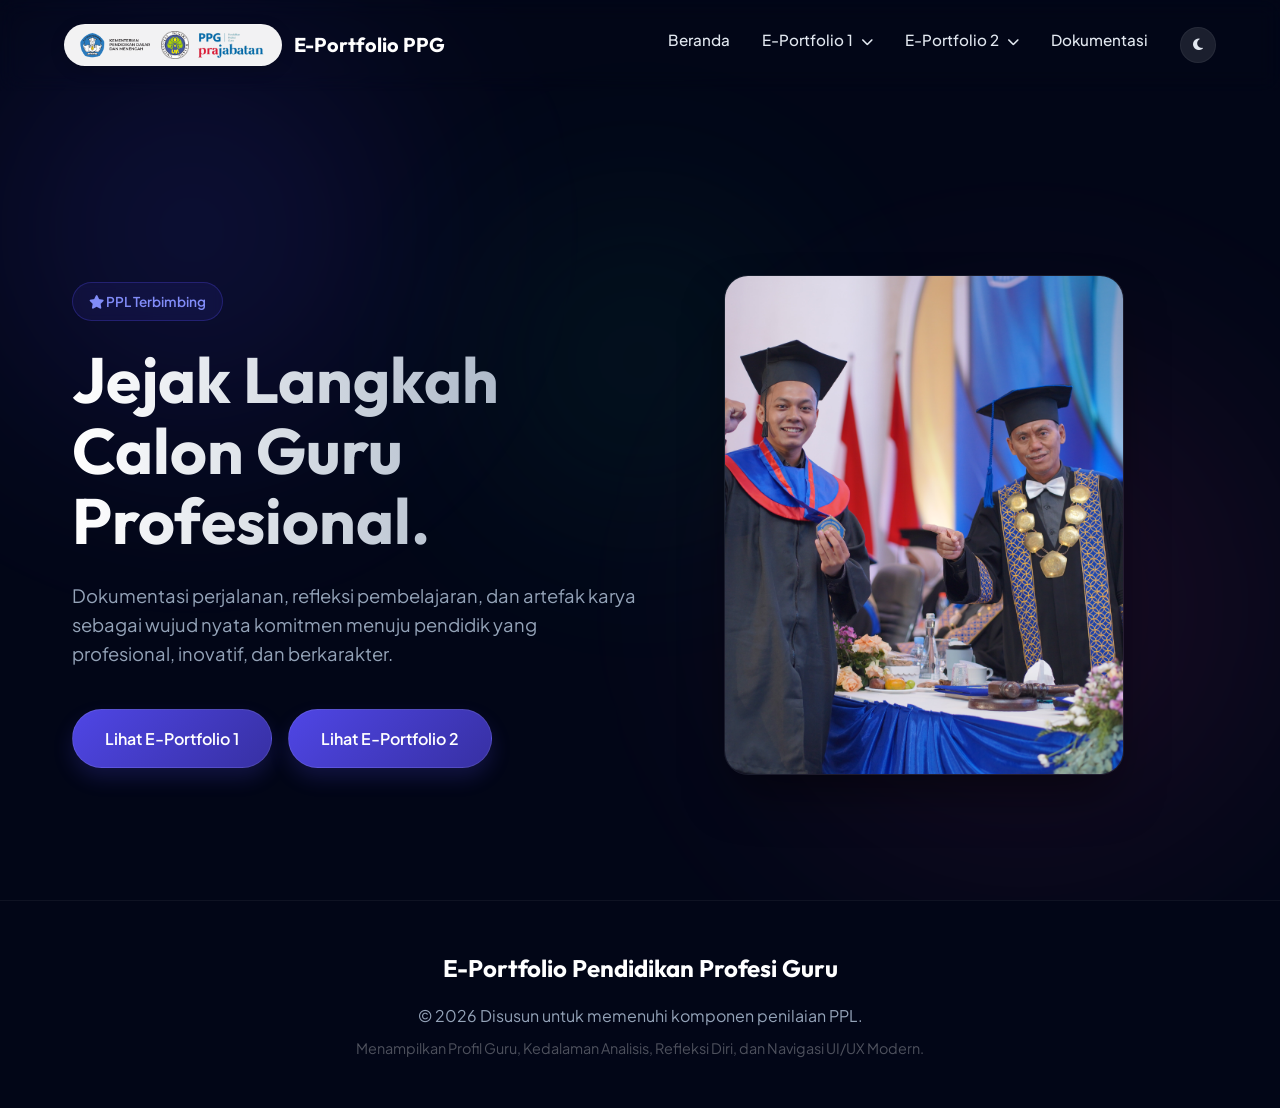
<file: index.html>
<!DOCTYPE html>
<html lang="id">
<head>
    <meta charset="UTF-8">
    <meta name="viewport" content="width=device-width, initial-scale=1.0">
    <title>E-Portfolio PPG | Calon Guru Profesional</title>
    
    <!-- Google Fonts -->
    <link rel="preconnect" href="https://fonts.googleapis.com">
    <link rel="preconnect" href="https://fonts.gstatic.com" crossorigin>
    <link href="https://fonts.googleapis.com/css2?family=Outfit:wght@300;400;500;600;700;800&family=Plus+Jakarta+Sans:ital,wght@0,300;0,400;0,500;0,600;0,700;1,400&display=swap" rel="stylesheet">
    
    <!-- FontAwesome -->
    <link rel="stylesheet" href="https://cdnjs.cloudflare.com/ajax/libs/font-awesome/6.4.0/css/all.min.css">

    <!-- Custom CSS -->
    <link rel="stylesheet" href="style.css">
</head>
<body>

    <!-- Ambient Background -->
    <div class="ambient-bg">
        <div class="blob blob-1"></div>
        <div class="blob blob-2"></div>
        <div class="blob blob-3"></div>
    </div>

    <!-- Navigation -->
    <nav id="navbar">
        <a href="index.html" class="logo" style="display: flex; align-items: center; gap: 12px; text-decoration: none;">
            <div style="display: flex; align-items: center; gap: 8px; background: rgba(255, 255, 255, 0.95); padding: 6px 12px; border-radius: 50px; border: 1px solid rgba(255, 255, 255, 0.2); box-shadow: 0 4px 15px rgba(0, 0, 0, 0.15);">
                <img src="assets/images/Logo%20Kemdikdasmen.png" alt="Kemdikdasmen" style="height: 28px; width: auto; object-fit: contain; display: block;">
                <img src="assets/images/Logo-UM.png" alt="UM" style="height: 28px; width: auto; object-fit: contain; display: block;">
                <img src="assets/images/Logo%20PPG.png" alt="PPG" style="height: 28px; width: auto; object-fit: contain; display: block;">
            </div>
            <span style="font-size: 1.25rem; font-weight: 700; color: #fff; font-family: 'Outfit', sans-serif;">E-Portfolio PPG</span>
        </a>
        <ul class="nav-links">
            <li><a href="#beranda">Beranda</a></li>
            <li class="dropdown">
                <a href="e-portfolio-1.html" class="dropbtn">E-Portfolio 1 <i class="fa-solid fa-chevron-down" style="font-size: 0.8em; margin-left: 0.3rem;"></i></a>
                <ul class="dropdown-content">
                    <li><a href="e-portfolio-1.html#profil">Profil Mahasiswa</a></li>
                    <li><a href="hasil-modul-penilaian.html">Hasil Modul & Penilaian</a></li>
                    <li><a href="e-portfolio-1.html#visi">Model Guru yang Dituju</a></li>
                </ul>
            </li>
            <li class="dropdown">
                <a href="e-portfolio-2.html" class="dropbtn">E-Portfolio 2 <i class="fa-solid fa-chevron-down" style="font-size: 0.8em; margin-left: 0.3rem;"></i></a>
                <ul class="dropdown-content">
                    <li><a href="e-portfolio-2.html#refleksi">Refleksi Akhir PPL Terbimbing</a></li>
                    <li><a href="e-portfolio-2.html#filosofi">Filosofi Mengajar</a></li>
                </ul>
            </li>
            <li><a href="e-portfolio-2.html#dokumentasi">Dokumentasi</a></li>
            <li>
                <button id="theme-toggle" class="theme-toggle-btn" aria-label="Toggle Theme">
                    <i class="fa-solid fa-moon"></i>
                </button>
            </li>
        </ul>
        <!-- Hamburger Button -->
        <button class="hamburger" id="hamburger-btn" aria-label="Buka Menu" aria-expanded="false">
            <span></span><span></span><span></span>
        </button>
    </nav>

    <!-- Mobile Nav Overlay -->
    <div class="mobile-nav-overlay" id="mobile-overlay"></div>

    <!-- Mobile Nav Drawer -->
    <div class="mobile-nav-drawer" id="mobile-drawer">
        <a href="index.html"><i class="fa-solid fa-house" style="margin-right:0.5rem; color:var(--primary-light);"></i> Beranda</a>
        <div class="mobile-nav-divider"></div>
        <button class="mobile-dropdown-toggle" data-target="mob-sub-ep1">
            <span><i class="fa-solid fa-folder-open" style="margin-right:0.5rem; color:var(--secondary);"></i> E-Portfolio 1</span>
            <i class="fa-solid fa-chevron-down"></i>
        </button>
        <div class="mobile-submenu" id="mob-sub-ep1">
            <a href="e-portfolio-1.html">Halaman Utama EP-1</a>
            <a href="e-portfolio-1.html#profil">Profil Mahasiswa</a>
            <a href="hasil-modul-penilaian.html">Hasil Modul & Penilaian</a>
            <a href="e-portfolio-1.html#visi">Model Guru yang Dituju</a>
        </div>
        <button class="mobile-dropdown-toggle" data-target="mob-sub-ep2">
            <span><i class="fa-solid fa-folder-open" style="margin-right:0.5rem; color:#10b981;"></i> E-Portfolio 2</span>
            <i class="fa-solid fa-chevron-down"></i>
        </button>
        <div class="mobile-submenu" id="mob-sub-ep2">
            <a href="e-portfolio-2.html">Halaman Utama EP-2</a>
            <a href="e-portfolio-2.html#refleksi">Refleksi Akhir PPL</a>
            <a href="e-portfolio-2.html#filosofi">Filosofi Mengajar</a>
        </div>
        <a href="e-portfolio-2.html#dokumentasi"><i class="fa-solid fa-images" style="margin-right:0.5rem; color:var(--warning);"></i> Dokumentasi</a>
        <div class="mobile-nav-divider"></div>
        <div class="mobile-theme-row">
            <span><i class="fa-solid fa-circle-half-stroke" style="margin-right:0.5rem;"></i> Mode Tampilan</span>
            <button id="theme-toggle-mobile" class="theme-toggle-btn" aria-label="Toggle Theme Mobile">
                <i class="fa-solid fa-moon"></i>
            </button>
        </div>
    </div>

    <!-- Hero Section -->
    <section id="beranda" class="container hero">
        <div class="hero-content">
            <span class="badge"><i class="fa-solid fa-star"></i> PPL Terbimbing</span>
            <h1>Jejak Langkah<br>Calon Guru Profesional.</h1>
            <p>Dokumentasi perjalanan, refleksi pembelajaran, dan artefak karya sebagai wujud nyata komitmen menuju pendidik yang profesional, inovatif, dan berkarakter.</p>
            <div class="hero-buttons">
                <a href="e-portfolio-1.html" class="btn-primary">Lihat E-Portfolio 1</a>
                <a href="e-portfolio-2.html" class="btn-primary">Lihat E-Portfolio 2</a>
            </div>
        </div>
        <div class="hero-image">
            <div class="hero-image-inner">
                <img src="assets/images/Profil%201.JPG" alt="Foto Profil Lutfi Subekti" style="width:100%; height:100%; object-fit:cover;">
            </div>
        </div>
    </section>

    <!-- Portofolio content has been moved to e-portfolio-1.html and e-portfolio-2.html -->

    <footer>
        <div class="container">
            <h3 style="font-family: 'Outfit', sans-serif; font-size: 1.5rem; margin-bottom: 1rem;">E-Portfolio Pendidikan Profesi Guru</h3>
            <p>&copy; 2026 Disusun untuk memenuhi komponen penilaian PPL.</p>
            <p style="margin-top: 0.5rem; font-size: 0.9rem; color: rgba(255,255,255,0.3);">
                Menampilkan Profil Guru, Kedalaman Analisis, Refleksi Diri, dan Navigasi UI/UX Modern.
            </p>
        </div>
    </footer>

    <script>
        // Theme Toggle Logic
        const themeToggle = document.getElementById('theme-toggle');
        const htmlElement = document.documentElement;
        const icon = themeToggle.querySelector('i');

        const savedTheme = localStorage.getItem('theme');
        if (savedTheme === 'light') {
            htmlElement.setAttribute('data-theme', 'light');
            icon.classList.remove('fa-moon');
            icon.classList.add('fa-sun');
        }

        themeToggle.addEventListener('click', () => {
            if (htmlElement.getAttribute('data-theme') === 'light') {
                htmlElement.removeAttribute('data-theme');
                localStorage.setItem('theme', 'dark');
                icon.classList.remove('fa-sun');
                icon.classList.add('fa-moon');
            } else {
                htmlElement.setAttribute('data-theme', 'light');
                localStorage.setItem('theme', 'light');
                icon.classList.remove('fa-moon');
                icon.classList.add('fa-sun');
            }
        });

        // Navbar Scroll Effect
        window.addEventListener('scroll', () => {
            const nav = document.getElementById('navbar');
            if (window.scrollY > 50) {
                nav.classList.add('scrolled');
            } else {
                nav.classList.remove('scrolled');
            }
        });

        // Smooth scroll for anchor links
        document.querySelectorAll('a[href^="#"]').forEach(anchor => {
            anchor.addEventListener('click', function (e) {
                e.preventDefault();
                document.querySelector(this.getAttribute('href')).scrollIntoView({
                    behavior: 'smooth'
                });
            });
        });

        // ---- Mobile Hamburger Menu ----
        const hamburgerBtn = document.getElementById('hamburger-btn');
        const mobileDrawer = document.getElementById('mobile-drawer');
        const mobileOverlay = document.getElementById('mobile-overlay');

        function openDrawer() {
            hamburgerBtn.classList.add('open');
            hamburgerBtn.setAttribute('aria-expanded', 'true');
            mobileDrawer.classList.add('open');
            mobileOverlay.classList.add('active');
            document.body.style.overflow = 'hidden';
        }

        function closeDrawer() {
            hamburgerBtn.classList.remove('open');
            hamburgerBtn.setAttribute('aria-expanded', 'false');
            mobileDrawer.classList.remove('open');
            mobileOverlay.classList.remove('active');
            document.body.style.overflow = '';
        }

        hamburgerBtn.addEventListener('click', () => {
            if (mobileDrawer.classList.contains('open')) {
                closeDrawer();
            } else {
                openDrawer();
            }
        });

        mobileOverlay.addEventListener('click', closeDrawer);

        // Mobile dropdown toggles inside drawer
        document.querySelectorAll('.mobile-dropdown-toggle').forEach(btn => {
            btn.addEventListener('click', () => {
                const targetId = btn.dataset.target;
                const submenu = document.getElementById(targetId);
                const isOpen = btn.classList.contains('open');
                // Close all others
                document.querySelectorAll('.mobile-dropdown-toggle').forEach(b => b.classList.remove('open'));
                document.querySelectorAll('.mobile-submenu').forEach(m => m.classList.remove('open'));
                if (!isOpen) {
                    btn.classList.add('open');
                    submenu.classList.add('open');
                }
            });
        });

        // Close drawer when a mobile nav link is clicked
        mobileDrawer.querySelectorAll('a').forEach(link => {
            link.addEventListener('click', closeDrawer);
        });

        // Sync mobile theme toggle with desktop theme toggle
        const themeToggleMobile = document.getElementById('theme-toggle-mobile');
        if (themeToggleMobile) {
            const mobileIcon = themeToggleMobile.querySelector('i');
            if (savedTheme === 'light') {
                mobileIcon.classList.replace('fa-moon', 'fa-sun');
            }
            themeToggleMobile.addEventListener('click', () => {
                themeToggle.click();
                const isDark = !htmlElement.hasAttribute('data-theme');
                mobileIcon.classList.toggle('fa-moon', isDark);
                mobileIcon.classList.toggle('fa-sun', !isDark);
            });
        }
    </script>
</body>
</html>
</file>
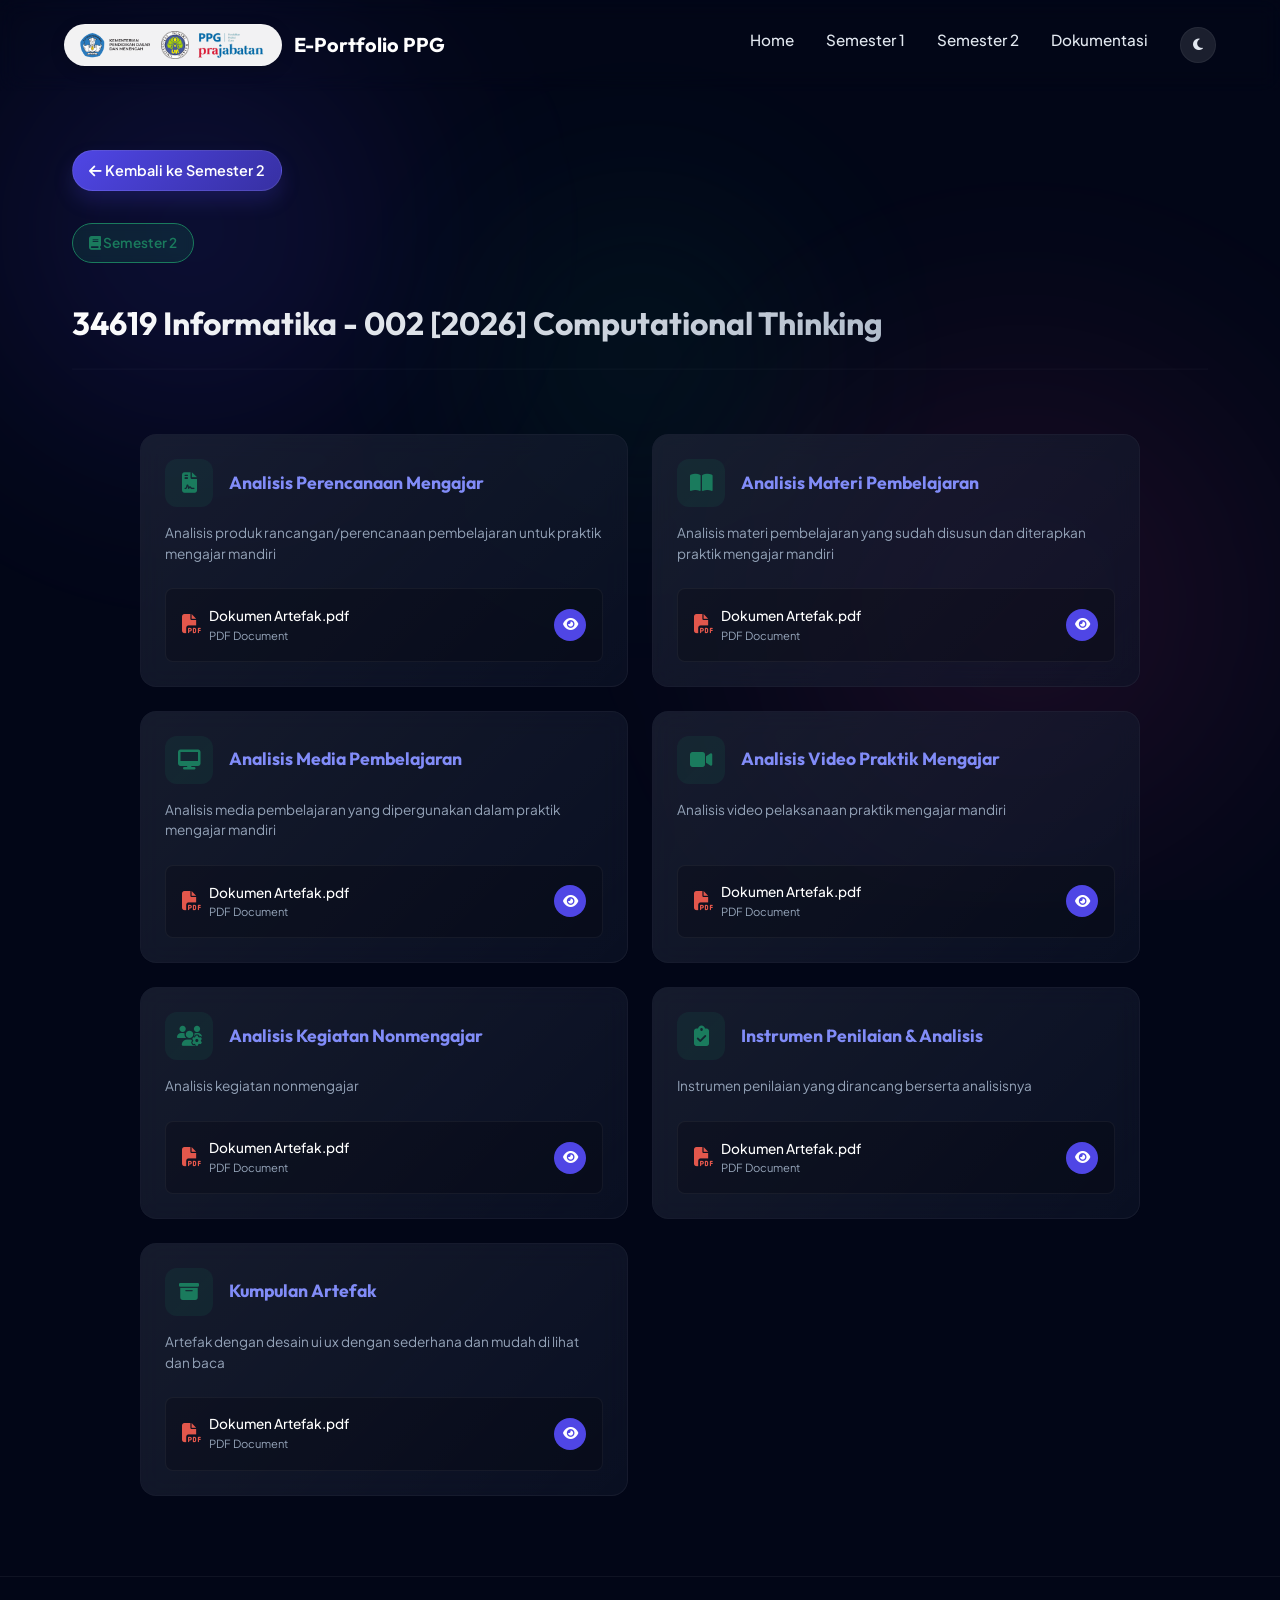
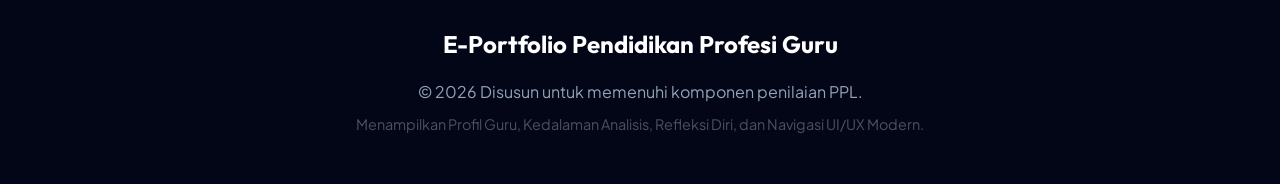
<file: course-ct.html>
<!DOCTYPE html>
<html lang="id">

<head>
    <meta charset="UTF-8">
    <meta name="viewport" content="width=device-width, initial-scale=1.0">
    <title>Informatika - 002 [2026] Computational Thinking | E-Portfolio PPG</title>

    <!-- Google Fonts -->
    <link rel="preconnect" href="https://fonts.googleapis.com">
    <link rel="preconnect" href="https://fonts.gstatic.com" crossorigin>
    <link
        href="https://fonts.googleapis.com/css2?family=Outfit:wght@300;400;500;600;700;800&family=Plus+Jakarta+Sans:ital,wght@0,300;0,400;0,500;0,600;0,700;1,400&display=swap"
        rel="stylesheet">

    <!-- FontAwesome -->
    <link rel="stylesheet" href="https://cdnjs.cloudflare.com/ajax/libs/font-awesome/6.4.0/css/all.min.css">

    <!-- Custom CSS -->
    <link rel="stylesheet" href="style.css">
</head>

<body>

    <!-- Ambient Background -->
    <div class="ambient-bg">
        <div class="blob blob-1"></div>
        <div class="blob blob-2"></div>
        <div class="blob blob-3"></div>
    </div>

    <!-- Navigation -->
    <nav id="navbar">
        <a href="index.html" class="logo" style="display: flex; align-items: center; gap: 12px; text-decoration: none;">
            <div
                style="display: flex; align-items: center; gap: 8px; background: rgba(255, 255, 255, 0.95); padding: 6px 12px; border-radius: 50px; border: 1px solid rgba(255, 255, 255, 0.2); box-shadow: 0 4px 15px rgba(0, 0, 0, 0.15);">
                <img src="assets/images/Logo%20Kemdikdasmen.png" alt="Kemdikdasmen"
                    style="height: 28px; width: auto; object-fit: contain; display: block;">
                <img src="assets/images/Logo-UM.png" alt="UM"
                    style="height: 28px; width: auto; object-fit: contain; display: block;">
                <img src="assets/images/Logo%20PPG.png" alt="PPG"
                    style="height: 28px; width: auto; object-fit: contain; display: block;">
            </div>
            <span
                style="font-size: 1.25rem; font-weight: 700; color: #fff; font-family: 'Outfit', sans-serif;">E-Portfolio
                PPG</span>
        </a>
        <ul class="nav-links">
            <li><a href="index.html">Home</a></li>
            <li class="dropdown">
                <a href="semester-1.html" class="dropbtn">Semester 1</a>
                <ul class="dropdown-content">
                    <li><a href="e-portfolio-1.html">E-Portfolio 1</a></li>
                    <li><a href="e-portfolio-2.html">E-Portfolio 2</a></li>
                </ul>
            </li>
            <li class="dropdown">
                <a href="semester-2.html" class="dropbtn">Semester 2</a>
                <ul class="dropdown-content">
                    <li><a href="course-ct.html">Computational Thinking</a></li>
                    <li><a href="course-filosofi.html">Filosofi Pendidikan</a></li>
                    <li><a href="course-pemahaman.html">Pemahaman Peserta Didik</a></li>
                    <li><a href="course-pembelajaran.html">Pembelajaran Mendalam</a></li>
                    <li><a href="course-growth.html">Growth Mindset</a></li>
                    <li><a href="course-selektif.html">Mata Kuliah Selektif</a></li>
                </ul>
            </li>
            <li><a href="e-portfolio-2.html#dokumentasi">Dokumentasi</a></li>
            <li>
                <button id="theme-toggle" class="theme-toggle-btn" aria-label="Toggle Theme">
                    <i class="fa-solid fa-moon"></i>
                </button>
            </li>
        </ul>
        <!-- Hamburger Button -->
        <button class="hamburger" id="hamburger-btn" aria-label="Buka Menu" aria-expanded="false">
            <span></span><span></span><span></span>
        </button>
    </nav>

    <!-- Mobile Nav Overlay -->
    <div class="mobile-nav-overlay" id="mobile-overlay"></div>

    <!-- Mobile Nav Drawer -->
    <div class="mobile-nav-drawer" id="mobile-drawer">
        <a href="index.html"><i class="fa-solid fa-house" style="margin-right:0.5rem; color:var(--primary-light);"></i>
            Home</a>
        <div class="mobile-nav-divider"></div>
        <button class="mobile-dropdown-toggle" data-target="mob-sub-semester1"
            onclick="window.location.href=\'semester-1.html\'">
            <span><i class="fa-solid fa-folder-open" style="margin-right:0.5rem; color:var(--secondary);"></i> Semester
                1</span>
            <i class="fa-solid fa-chevron-down"></i>
        </button>
        <div class="mobile-submenu" id="mob-sub-semester1">
            <a href="e-portfolio-1.html">E-Portfolio 1</a>
            <a href="e-portfolio-2.html">E-Portfolio 2</a>
        </div>
        <button class="mobile-dropdown-toggle" data-target="mob-sub-semester2"
            onclick="window.location.href='semester-2.html'">
            <span><i class="fa-solid fa-folder" style="margin-right:0.5rem; color:#10b981;"></i> Semester 2</span>
        </button>
        <div class="mobile-submenu" id="mob-sub-semester2">
            <a href="course-ct.html">Computational Thinking</a>
            <a href="course-filosofi.html">Filosofi Pendidikan</a>
            <a href="course-pemahaman.html">Pemahaman Peserta Didik</a>
            <a href="course-pembelajaran.html">Pembelajaran Mendalam</a>
            <a href="course-growth.html">Growth Mindset</a>
            <a href="course-selektif.html">Mata Kuliah Selektif</a>
        </div>
        <a href="e-portfolio-2.html#dokumentasi"><i class="fa-solid fa-images"
                style="margin-right:0.5rem; color:var(--warning);"></i> Dokumentasi</a>
        <div class="mobile-nav-divider"></div>
        <div class="mobile-theme-row">
            <span><i class="fa-solid fa-circle-half-stroke" style="margin-right:0.5rem;"></i> Mode Tampilan</span>
            <button id="theme-toggle-mobile" class="theme-toggle-btn" aria-label="Toggle Theme Mobile">
                <i class="fa-solid fa-moon"></i>
            </button>
        </div>
    </div>

    <!-- Course Detail Section -->
    <div class="container" style="margin-top: 150px; margin-bottom: 5rem;">
        <a href="semester-2.html" class="btn-primary"
            style="display: inline-block; padding: 0.5rem 1rem; border-radius: 50px; text-decoration: none; margin-bottom: 2rem; font-size: 0.9rem;">
            <i class="fa-solid fa-arrow-left"></i> Kembali ke Semester 2
        </a>

        <div class="section-header" style="text-align: left; max-width: 100%;">
            <span class="badge" style="background: #1a7b5d33; color: #1a7b5d; border: 1px solid #1a7b5d;"><i
                    class="fa-solid fa-book"></i> Semester 2</span>
            <h2 class="section-title" style="font-size: 2rem; margin-top: 1rem; line-height: 1.3;">34619 Informatika -
                002 [2026] Computational Thinking</h2>
            <hr style="border-color: var(--glass-border); margin-top: 1.5rem; opacity: 0.5;">
        </div>

        <div style="display: grid; grid-template-columns: repeat(auto-fill, minmax(320px, 1fr)); gap: 1.5rem; max-width: 1000px; margin: 0 auto;">

            <div class="glass-card" style="display: flex; flex-direction: column; justify-content: space-between; padding: 1.5rem; border-radius: 16px; transition: transform 0.3s ease, box-shadow 0.3s ease; cursor: pointer;" onmouseover="this.style.transform='translateY(-5px)'; this.style.boxShadow='0 10px 25px rgba(0,0,0,0.2)';" onmouseout="this.style.transform='translateY(0)'; this.style.boxShadow='none';">
                <div>
                    <div style="display: flex; align-items: center; gap: 1rem; margin-bottom: 1rem;">
                        <div style="width: 48px; height: 48px; border-radius: 12px; background: #1a7b5d22; display: flex; align-items: center; justify-content: center; color: #1a7b5d; font-size: 1.25rem; flex-shrink: 0;">
                            <i class="fa-solid fa-file-contract"></i>
                        </div>
                        <h3 style="font-size: 1.1rem; margin: 0; color: var(--primary-light); line-height: 1.3;">Analisis Perencanaan Mengajar</h3>
                    </div>
                    <p style="color: var(--text-muted); font-size: 0.85rem; margin-bottom: 1.5rem; line-height: 1.5;">Analisis produk rancangan/perencanaan pembelajaran untuk praktik mengajar mandiri</p>
                </div>
                
                <div style="background: rgba(0,0,0,0.2); border-radius: 8px; padding: 1rem; display: flex; align-items: center; justify-content: space-between; border: 1px solid rgba(255,255,255,0.05);">
                    <div style="display: flex; align-items: center; gap: 0.5rem;">
                        <i class="fa-solid fa-file-pdf" style="color: #e2574c; font-size: 1.2rem;"></i>
                        <div style="display: flex; flex-direction: column;">
                            <span style="font-size: 0.85rem; color: #fff; font-weight: 500;">Dokumen Artefak.pdf</span>
                            <span style="font-size: 0.7rem; color: var(--text-muted);">PDF Document</span>
                        </div>
                    </div>
                    <a href="#" target="_blank" style="display: inline-flex; align-items: center; justify-content: center; width: 32px; height: 32px; background: var(--primary); color: white; border-radius: 50%; text-decoration: none; font-size: 0.85rem; transition: background 0.3s ease;" onmouseover="this.style.background='var(--primary-dark)'" onmouseout="this.style.background='var(--primary)'" title="Lihat PDF"><i class="fa-solid fa-eye"></i></a>
                </div>
            </div>
            <div class="glass-card" style="display: flex; flex-direction: column; justify-content: space-between; padding: 1.5rem; border-radius: 16px; transition: transform 0.3s ease, box-shadow 0.3s ease; cursor: pointer;" onmouseover="this.style.transform='translateY(-5px)'; this.style.boxShadow='0 10px 25px rgba(0,0,0,0.2)';" onmouseout="this.style.transform='translateY(0)'; this.style.boxShadow='none';">
                <div>
                    <div style="display: flex; align-items: center; gap: 1rem; margin-bottom: 1rem;">
                        <div style="width: 48px; height: 48px; border-radius: 12px; background: #1a7b5d22; display: flex; align-items: center; justify-content: center; color: #1a7b5d; font-size: 1.25rem; flex-shrink: 0;">
                            <i class="fa-solid fa-book-open"></i>
                        </div>
                        <h3 style="font-size: 1.1rem; margin: 0; color: var(--primary-light); line-height: 1.3;">Analisis Materi Pembelajaran</h3>
                    </div>
                    <p style="color: var(--text-muted); font-size: 0.85rem; margin-bottom: 1.5rem; line-height: 1.5;">Analisis materi pembelajaran yang sudah disusun dan diterapkan praktik mengajar mandiri</p>
                </div>
                
                <div style="background: rgba(0,0,0,0.2); border-radius: 8px; padding: 1rem; display: flex; align-items: center; justify-content: space-between; border: 1px solid rgba(255,255,255,0.05);">
                    <div style="display: flex; align-items: center; gap: 0.5rem;">
                        <i class="fa-solid fa-file-pdf" style="color: #e2574c; font-size: 1.2rem;"></i>
                        <div style="display: flex; flex-direction: column;">
                            <span style="font-size: 0.85rem; color: #fff; font-weight: 500;">Dokumen Artefak.pdf</span>
                            <span style="font-size: 0.7rem; color: var(--text-muted);">PDF Document</span>
                        </div>
                    </div>
                    <a href="#" target="_blank" style="display: inline-flex; align-items: center; justify-content: center; width: 32px; height: 32px; background: var(--primary); color: white; border-radius: 50%; text-decoration: none; font-size: 0.85rem; transition: background 0.3s ease;" onmouseover="this.style.background='var(--primary-dark)'" onmouseout="this.style.background='var(--primary)'" title="Lihat PDF"><i class="fa-solid fa-eye"></i></a>
                </div>
            </div>
            <div class="glass-card" style="display: flex; flex-direction: column; justify-content: space-between; padding: 1.5rem; border-radius: 16px; transition: transform 0.3s ease, box-shadow 0.3s ease; cursor: pointer;" onmouseover="this.style.transform='translateY(-5px)'; this.style.boxShadow='0 10px 25px rgba(0,0,0,0.2)';" onmouseout="this.style.transform='translateY(0)'; this.style.boxShadow='none';">
                <div>
                    <div style="display: flex; align-items: center; gap: 1rem; margin-bottom: 1rem;">
                        <div style="width: 48px; height: 48px; border-radius: 12px; background: #1a7b5d22; display: flex; align-items: center; justify-content: center; color: #1a7b5d; font-size: 1.25rem; flex-shrink: 0;">
                            <i class="fa-solid fa-desktop"></i>
                        </div>
                        <h3 style="font-size: 1.1rem; margin: 0; color: var(--primary-light); line-height: 1.3;">Analisis Media Pembelajaran</h3>
                    </div>
                    <p style="color: var(--text-muted); font-size: 0.85rem; margin-bottom: 1.5rem; line-height: 1.5;">Analisis media pembelajaran yang dipergunakan dalam praktik mengajar mandiri</p>
                </div>
                
                <div style="background: rgba(0,0,0,0.2); border-radius: 8px; padding: 1rem; display: flex; align-items: center; justify-content: space-between; border: 1px solid rgba(255,255,255,0.05);">
                    <div style="display: flex; align-items: center; gap: 0.5rem;">
                        <i class="fa-solid fa-file-pdf" style="color: #e2574c; font-size: 1.2rem;"></i>
                        <div style="display: flex; flex-direction: column;">
                            <span style="font-size: 0.85rem; color: #fff; font-weight: 500;">Dokumen Artefak.pdf</span>
                            <span style="font-size: 0.7rem; color: var(--text-muted);">PDF Document</span>
                        </div>
                    </div>
                    <a href="#" target="_blank" style="display: inline-flex; align-items: center; justify-content: center; width: 32px; height: 32px; background: var(--primary); color: white; border-radius: 50%; text-decoration: none; font-size: 0.85rem; transition: background 0.3s ease;" onmouseover="this.style.background='var(--primary-dark)'" onmouseout="this.style.background='var(--primary)'" title="Lihat PDF"><i class="fa-solid fa-eye"></i></a>
                </div>
            </div>
            <div class="glass-card" style="display: flex; flex-direction: column; justify-content: space-between; padding: 1.5rem; border-radius: 16px; transition: transform 0.3s ease, box-shadow 0.3s ease; cursor: pointer;" onmouseover="this.style.transform='translateY(-5px)'; this.style.boxShadow='0 10px 25px rgba(0,0,0,0.2)';" onmouseout="this.style.transform='translateY(0)'; this.style.boxShadow='none';">
                <div>
                    <div style="display: flex; align-items: center; gap: 1rem; margin-bottom: 1rem;">
                        <div style="width: 48px; height: 48px; border-radius: 12px; background: #1a7b5d22; display: flex; align-items: center; justify-content: center; color: #1a7b5d; font-size: 1.25rem; flex-shrink: 0;">
                            <i class="fa-solid fa-video"></i>
                        </div>
                        <h3 style="font-size: 1.1rem; margin: 0; color: var(--primary-light); line-height: 1.3;">Analisis Video Praktik Mengajar</h3>
                    </div>
                    <p style="color: var(--text-muted); font-size: 0.85rem; margin-bottom: 1.5rem; line-height: 1.5;">Analisis video pelaksanaan praktik mengajar mandiri</p>
                </div>
                
                <div style="background: rgba(0,0,0,0.2); border-radius: 8px; padding: 1rem; display: flex; align-items: center; justify-content: space-between; border: 1px solid rgba(255,255,255,0.05);">
                    <div style="display: flex; align-items: center; gap: 0.5rem;">
                        <i class="fa-solid fa-file-pdf" style="color: #e2574c; font-size: 1.2rem;"></i>
                        <div style="display: flex; flex-direction: column;">
                            <span style="font-size: 0.85rem; color: #fff; font-weight: 500;">Dokumen Artefak.pdf</span>
                            <span style="font-size: 0.7rem; color: var(--text-muted);">PDF Document</span>
                        </div>
                    </div>
                    <a href="#" target="_blank" style="display: inline-flex; align-items: center; justify-content: center; width: 32px; height: 32px; background: var(--primary); color: white; border-radius: 50%; text-decoration: none; font-size: 0.85rem; transition: background 0.3s ease;" onmouseover="this.style.background='var(--primary-dark)'" onmouseout="this.style.background='var(--primary)'" title="Lihat PDF"><i class="fa-solid fa-eye"></i></a>
                </div>
            </div>
            <div class="glass-card" style="display: flex; flex-direction: column; justify-content: space-between; padding: 1.5rem; border-radius: 16px; transition: transform 0.3s ease, box-shadow 0.3s ease; cursor: pointer;" onmouseover="this.style.transform='translateY(-5px)'; this.style.boxShadow='0 10px 25px rgba(0,0,0,0.2)';" onmouseout="this.style.transform='translateY(0)'; this.style.boxShadow='none';">
                <div>
                    <div style="display: flex; align-items: center; gap: 1rem; margin-bottom: 1rem;">
                        <div style="width: 48px; height: 48px; border-radius: 12px; background: #1a7b5d22; display: flex; align-items: center; justify-content: center; color: #1a7b5d; font-size: 1.25rem; flex-shrink: 0;">
                            <i class="fa-solid fa-users-gear"></i>
                        </div>
                        <h3 style="font-size: 1.1rem; margin: 0; color: var(--primary-light); line-height: 1.3;">Analisis Kegiatan Nonmengajar</h3>
                    </div>
                    <p style="color: var(--text-muted); font-size: 0.85rem; margin-bottom: 1.5rem; line-height: 1.5;">Analisis kegiatan nonmengajar</p>
                </div>
                
                <div style="background: rgba(0,0,0,0.2); border-radius: 8px; padding: 1rem; display: flex; align-items: center; justify-content: space-between; border: 1px solid rgba(255,255,255,0.05);">
                    <div style="display: flex; align-items: center; gap: 0.5rem;">
                        <i class="fa-solid fa-file-pdf" style="color: #e2574c; font-size: 1.2rem;"></i>
                        <div style="display: flex; flex-direction: column;">
                            <span style="font-size: 0.85rem; color: #fff; font-weight: 500;">Dokumen Artefak.pdf</span>
                            <span style="font-size: 0.7rem; color: var(--text-muted);">PDF Document</span>
                        </div>
                    </div>
                    <a href="#" target="_blank" style="display: inline-flex; align-items: center; justify-content: center; width: 32px; height: 32px; background: var(--primary); color: white; border-radius: 50%; text-decoration: none; font-size: 0.85rem; transition: background 0.3s ease;" onmouseover="this.style.background='var(--primary-dark)'" onmouseout="this.style.background='var(--primary)'" title="Lihat PDF"><i class="fa-solid fa-eye"></i></a>
                </div>
            </div>
            <div class="glass-card" style="display: flex; flex-direction: column; justify-content: space-between; padding: 1.5rem; border-radius: 16px; transition: transform 0.3s ease, box-shadow 0.3s ease; cursor: pointer;" onmouseover="this.style.transform='translateY(-5px)'; this.style.boxShadow='0 10px 25px rgba(0,0,0,0.2)';" onmouseout="this.style.transform='translateY(0)'; this.style.boxShadow='none';">
                <div>
                    <div style="display: flex; align-items: center; gap: 1rem; margin-bottom: 1rem;">
                        <div style="width: 48px; height: 48px; border-radius: 12px; background: #1a7b5d22; display: flex; align-items: center; justify-content: center; color: #1a7b5d; font-size: 1.25rem; flex-shrink: 0;">
                            <i class="fa-solid fa-clipboard-check"></i>
                        </div>
                        <h3 style="font-size: 1.1rem; margin: 0; color: var(--primary-light); line-height: 1.3;">Instrumen Penilaian & Analisis</h3>
                    </div>
                    <p style="color: var(--text-muted); font-size: 0.85rem; margin-bottom: 1.5rem; line-height: 1.5;">Instrumen penilaian yang dirancang berserta analisisnya</p>
                </div>
                
                <div style="background: rgba(0,0,0,0.2); border-radius: 8px; padding: 1rem; display: flex; align-items: center; justify-content: space-between; border: 1px solid rgba(255,255,255,0.05);">
                    <div style="display: flex; align-items: center; gap: 0.5rem;">
                        <i class="fa-solid fa-file-pdf" style="color: #e2574c; font-size: 1.2rem;"></i>
                        <div style="display: flex; flex-direction: column;">
                            <span style="font-size: 0.85rem; color: #fff; font-weight: 500;">Dokumen Artefak.pdf</span>
                            <span style="font-size: 0.7rem; color: var(--text-muted);">PDF Document</span>
                        </div>
                    </div>
                    <a href="#" target="_blank" style="display: inline-flex; align-items: center; justify-content: center; width: 32px; height: 32px; background: var(--primary); color: white; border-radius: 50%; text-decoration: none; font-size: 0.85rem; transition: background 0.3s ease;" onmouseover="this.style.background='var(--primary-dark)'" onmouseout="this.style.background='var(--primary)'" title="Lihat PDF"><i class="fa-solid fa-eye"></i></a>
                </div>
            </div>
            <div class="glass-card" style="display: flex; flex-direction: column; justify-content: space-between; padding: 1.5rem; border-radius: 16px; transition: transform 0.3s ease, box-shadow 0.3s ease; cursor: pointer;" onmouseover="this.style.transform='translateY(-5px)'; this.style.boxShadow='0 10px 25px rgba(0,0,0,0.2)';" onmouseout="this.style.transform='translateY(0)'; this.style.boxShadow='none';">
                <div>
                    <div style="display: flex; align-items: center; gap: 1rem; margin-bottom: 1rem;">
                        <div style="width: 48px; height: 48px; border-radius: 12px; background: #1a7b5d22; display: flex; align-items: center; justify-content: center; color: #1a7b5d; font-size: 1.25rem; flex-shrink: 0;">
                            <i class="fa-solid fa-box-archive"></i>
                        </div>
                        <h3 style="font-size: 1.1rem; margin: 0; color: var(--primary-light); line-height: 1.3;">Kumpulan Artefak</h3>
                    </div>
                    <p style="color: var(--text-muted); font-size: 0.85rem; margin-bottom: 1.5rem; line-height: 1.5;">Artefak dengan desain ui ux dengan sederhana dan mudah di lihat dan baca</p>
                </div>
                
                <div style="background: rgba(0,0,0,0.2); border-radius: 8px; padding: 1rem; display: flex; align-items: center; justify-content: space-between; border: 1px solid rgba(255,255,255,0.05);">
                    <div style="display: flex; align-items: center; gap: 0.5rem;">
                        <i class="fa-solid fa-file-pdf" style="color: #e2574c; font-size: 1.2rem;"></i>
                        <div style="display: flex; flex-direction: column;">
                            <span style="font-size: 0.85rem; color: #fff; font-weight: 500;">Dokumen Artefak.pdf</span>
                            <span style="font-size: 0.7rem; color: var(--text-muted);">PDF Document</span>
                        </div>
                    </div>
                    <a href="#" target="_blank" style="display: inline-flex; align-items: center; justify-content: center; width: 32px; height: 32px; background: var(--primary); color: white; border-radius: 50%; text-decoration: none; font-size: 0.85rem; transition: background 0.3s ease;" onmouseover="this.style.background='var(--primary-dark)'" onmouseout="this.style.background='var(--primary)'" title="Lihat PDF"><i class="fa-solid fa-eye"></i></a>
                </div>
            </div>
        </div>
    </div>
    <footer>
        <div class="container">
            <h3 style="font-family: 'Outfit', sans-serif; font-size: 1.5rem; margin-bottom: 1rem;">E-Portfolio
                Pendidikan Profesi Guru</h3>
            <p>&copy; 2026 Disusun untuk memenuhi komponen penilaian PPL.</p>
            <p style="margin-top: 0.5rem; font-size: 0.9rem; color: rgba(255,255,255,0.3);">
                Menampilkan Profil Guru, Kedalaman Analisis, Refleksi Diri, dan Navigasi UI/UX Modern.
            </p>
        </div>
    </footer>

    <script>
        // Theme Toggle Logic
        const themeToggle = document.getElementById('theme-toggle');
        const htmlElement = document.documentElement;
        const icon = themeToggle.querySelector('i');

        const savedTheme = localStorage.getItem('theme');
        if (savedTheme === 'light') {
            htmlElement.setAttribute('data-theme', 'light');
            icon.classList.remove('fa-moon');
            icon.classList.add('fa-sun');
        }

        themeToggle.addEventListener('click', () => {
            if (htmlElement.getAttribute('data-theme') === 'light') {
                htmlElement.removeAttribute('data-theme');
                localStorage.setItem('theme', 'dark');
                icon.classList.remove('fa-sun');
                icon.classList.add('fa-moon');
            } else {
                htmlElement.setAttribute('data-theme', 'light');
                localStorage.setItem('theme', 'light');
                icon.classList.remove('fa-moon');
                icon.classList.add('fa-sun');
            }
        });

        // Navbar Scroll Effect
        window.addEventListener('scroll', () => {
            const nav = document.getElementById('navbar');
            if (window.scrollY > 50) {
                nav.classList.add('scrolled');
            } else {
                nav.classList.remove('scrolled');
            }
        });

        // Smooth scroll for anchor links
        document.querySelectorAll('a[href^="#"]').forEach(anchor => {
            anchor.addEventListener('click', function (e) {
                e.preventDefault();
                document.querySelector(this.getAttribute('href')).scrollIntoView({
                    behavior: 'smooth'
                });
            });
        });

        // ---- Mobile Hamburger Menu ----
        const hamburgerBtn = document.getElementById('hamburger-btn');
        const mobileDrawer = document.getElementById('mobile-drawer');
        const mobileOverlay = document.getElementById('mobile-overlay');

        function openDrawer() {
            hamburgerBtn.classList.add('open');
            hamburgerBtn.setAttribute('aria-expanded', 'true');
            mobileDrawer.classList.add('open');
            mobileOverlay.classList.add('active');
            document.body.style.overflow = 'hidden';
        }

        function closeDrawer() {
            hamburgerBtn.classList.remove('open');
            hamburgerBtn.setAttribute('aria-expanded', 'false');
            mobileDrawer.classList.remove('open');
            mobileOverlay.classList.remove('active');
            document.body.style.overflow = '';
        }

        hamburgerBtn.addEventListener('click', () => {
            if (mobileDrawer.classList.contains('open')) {
                closeDrawer();
            } else {
                openDrawer();
            }
        });

        mobileOverlay.addEventListener('click', closeDrawer);

        // Mobile dropdown toggles inside drawer
        document.querySelectorAll('.mobile-dropdown-toggle').forEach(btn => {
            btn.addEventListener('click', () => {
                const targetId = btn.dataset.target;
                const submenu = document.getElementById(targetId);
                const isOpen = btn.classList.contains('open');
                // Close all others
                document.querySelectorAll('.mobile-dropdown-toggle').forEach(b => b.classList.remove('open'));
                document.querySelectorAll('.mobile-submenu').forEach(m => m.classList.remove('open'));
                if (!isOpen) {
                    btn.classList.add('open');
                    submenu.classList.add('open');
                }
            });
        });

        // Close drawer when a mobile nav link is clicked
        mobileDrawer.querySelectorAll('a').forEach(link => {
            link.addEventListener('click', closeDrawer);
        });

        // Sync mobile theme toggle with desktop theme toggle
        const themeToggleMobile = document.getElementById('theme-toggle-mobile');
        if (themeToggleMobile) {
            const mobileIcon = themeToggleMobile.querySelector('i');
            if (savedTheme === 'light') {
                mobileIcon.classList.replace('fa-moon', 'fa-sun');
            }
            themeToggleMobile.addEventListener('click', () => {
                themeToggle.click();
                const isDark = !htmlElement.hasAttribute('data-theme');
                mobileIcon.classList.toggle('fa-moon', isDark);
                mobileIcon.classList.toggle('fa-sun', !isDark);
            });
        }
    </script>
</body>

</html>
</file>
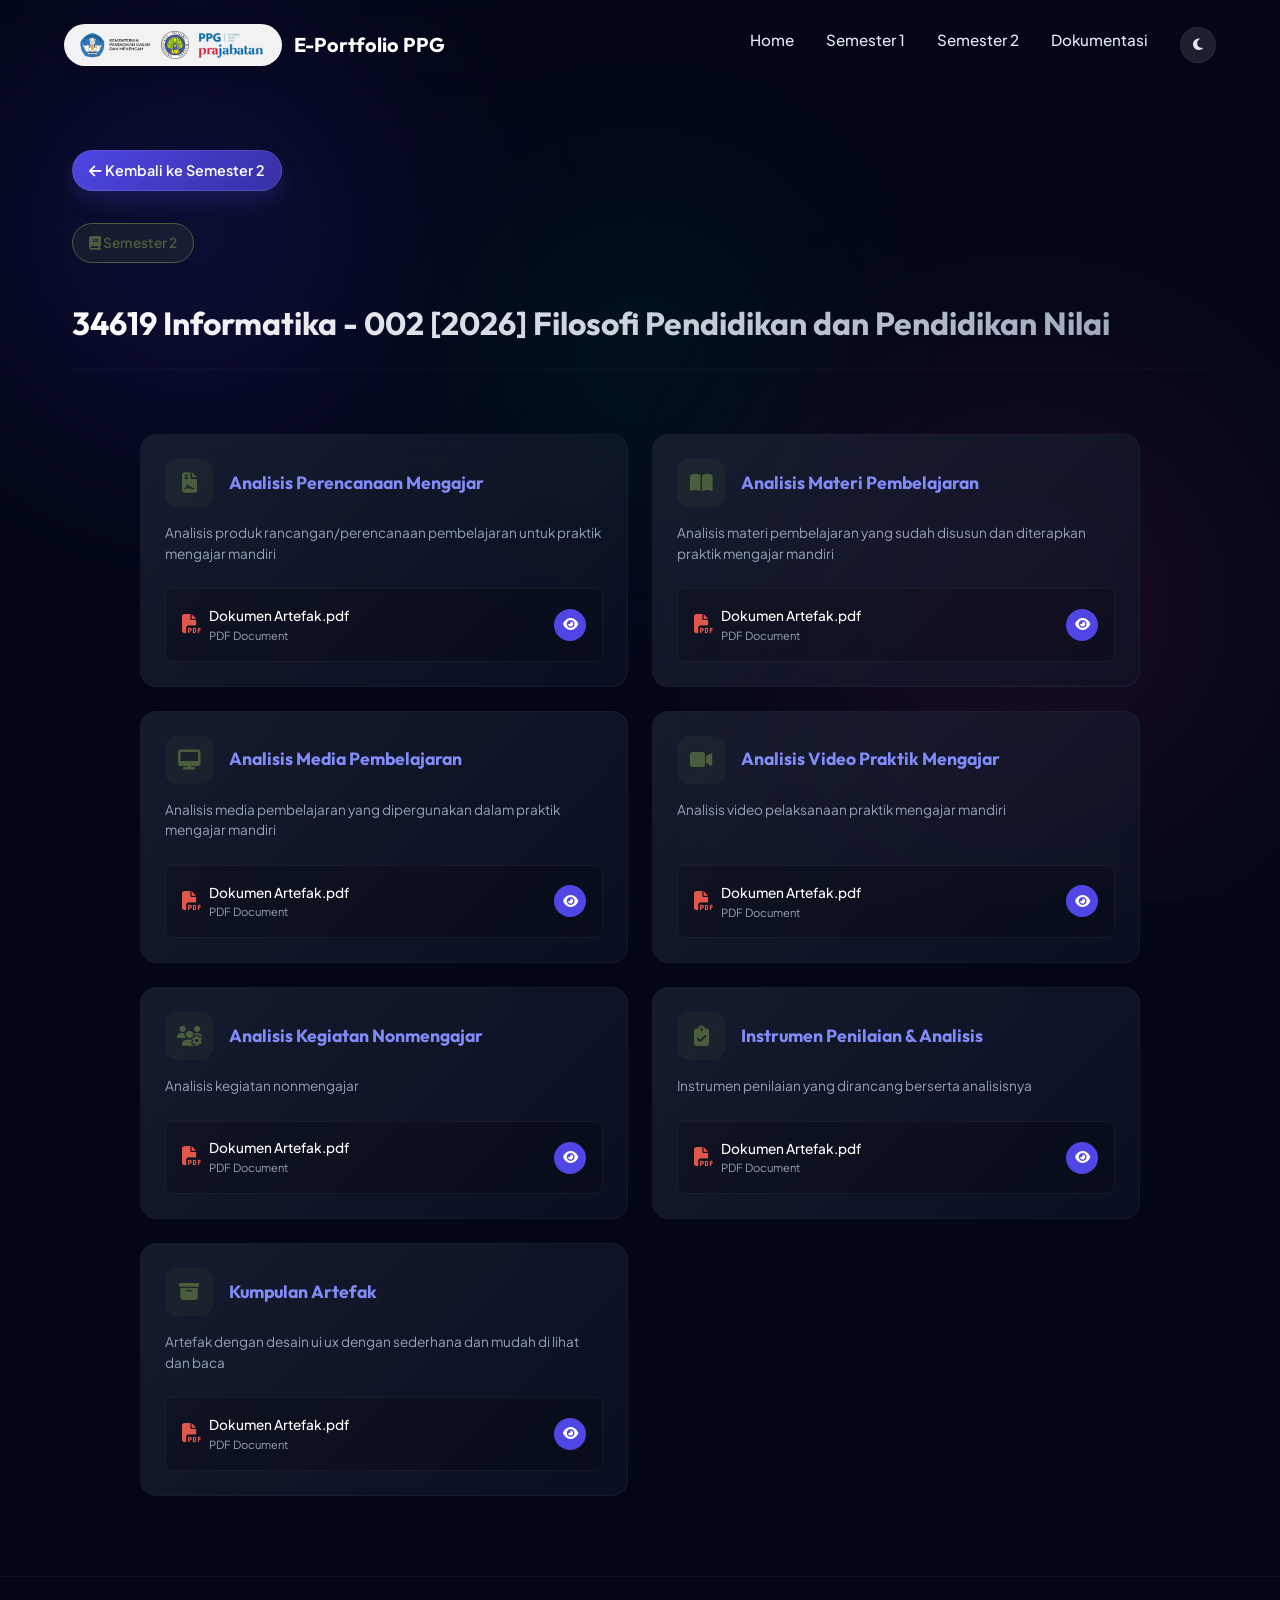
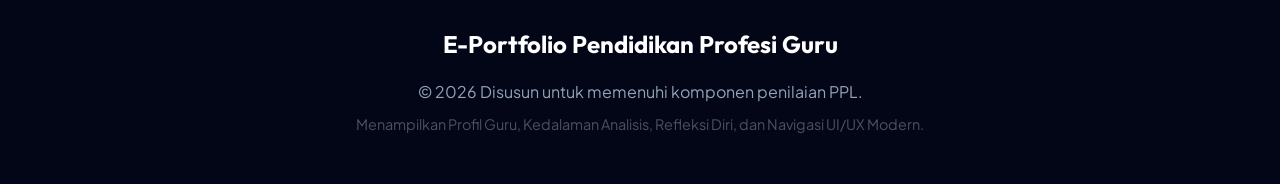
<file: course-filosofi.html>
<!DOCTYPE html>
<html lang="id">
<head>
    <meta charset="UTF-8">
    <meta name="viewport" content="width=device-width, initial-scale=1.0">
    <title>34619 Informatika - 002 [2026] Filosofi Pendidikan dan Pendidikan Nilai | E-Portfolio PPG</title>
    
    <!-- Google Fonts -->
    <link rel="preconnect" href="https://fonts.googleapis.com">
    <link rel="preconnect" href="https://fonts.gstatic.com" crossorigin>
    <link href="https://fonts.googleapis.com/css2?family=Outfit:wght@300;400;500;600;700;800&family=Plus+Jakarta+Sans:ital,wght@0,300;0,400;0,500;0,600;0,700;1,400&display=swap" rel="stylesheet">
    
    <!-- FontAwesome -->
    <link rel="stylesheet" href="https://cdnjs.cloudflare.com/ajax/libs/font-awesome/6.4.0/css/all.min.css">

    <!-- Custom CSS -->
    <link rel="stylesheet" href="style.css">
</head>
<body>

    <!-- Ambient Background -->
    <div class="ambient-bg">
        <div class="blob blob-1"></div>
        <div class="blob blob-2"></div>
        <div class="blob blob-3"></div>
    </div>

    <!-- Navigation -->
    <nav id="navbar">
        <a href="index.html" class="logo" style="display: flex; align-items: center; gap: 12px; text-decoration: none;">
            <div style="display: flex; align-items: center; gap: 8px; background: rgba(255, 255, 255, 0.95); padding: 6px 12px; border-radius: 50px; border: 1px solid rgba(255, 255, 255, 0.2); box-shadow: 0 4px 15px rgba(0, 0, 0, 0.15);">
                <img src="assets/images/Logo%20Kemdikdasmen.png" alt="Kemdikdasmen" style="height: 28px; width: auto; object-fit: contain; display: block;">
                <img src="assets/images/Logo-UM.png" alt="UM" style="height: 28px; width: auto; object-fit: contain; display: block;">
                <img src="assets/images/Logo%20PPG.png" alt="PPG" style="height: 28px; width: auto; object-fit: contain; display: block;">
            </div>
            <span style="font-size: 1.25rem; font-weight: 700; color: #fff; font-family: 'Outfit', sans-serif;">E-Portfolio PPG</span>
        </a>
                        <ul class="nav-links">
            <li><a href="index.html">Home</a></li>
            <li class="dropdown">
                <a href="semester-1.html" class="dropbtn">Semester 1</a>
                <ul class="dropdown-content">
                    <li><a href="e-portfolio-1.html">E-Portfolio 1</a></li>
                    <li><a href="e-portfolio-2.html">E-Portfolio 2</a></li>
                </ul>
            </li>
            <li class="dropdown">
                <a href="semester-2.html" class="dropbtn">Semester 2</a>
                <ul class="dropdown-content">
                    <li><a href="course-ct.html">Computational Thinking</a></li>
                    <li><a href="course-filosofi.html">Filosofi Pendidikan</a></li>
                    <li><a href="course-pemahaman.html">Pemahaman Peserta Didik</a></li>
                    <li><a href="course-pembelajaran.html">Pembelajaran Mendalam</a></li>
                    <li><a href="course-growth.html">Growth Mindset</a></li>
                    <li><a href="course-selektif.html">Mata Kuliah Selektif</a></li>
                </ul>
            </li>
            <li><a href="e-portfolio-2.html#dokumentasi">Dokumentasi</a></li>
            <li>
                <button id="theme-toggle" class="theme-toggle-btn" aria-label="Toggle Theme">
                    <i class="fa-solid fa-moon"></i>
                </button>
            </li>
        </ul>
        <!-- Hamburger Button -->
        <button class="hamburger" id="hamburger-btn" aria-label="Buka Menu" aria-expanded="false">
            <span></span><span></span><span></span>
        </button>
    </nav>

    <!-- Mobile Nav Overlay -->
    <div class="mobile-nav-overlay" id="mobile-overlay"></div>

    <!-- Mobile Nav Drawer -->
        <div class="mobile-nav-drawer" id="mobile-drawer">
        <a href="index.html"><i class="fa-solid fa-house" style="margin-right:0.5rem; color:var(--primary-light);"></i> Home</a>
        <div class="mobile-nav-divider"></div>
        <button class="mobile-dropdown-toggle" data-target="mob-sub-semester1" onclick="window.location.href=\'semester-1.html\'">
            <span><i class="fa-solid fa-folder-open" style="margin-right:0.5rem; color:var(--secondary);"></i> Semester 1</span>
            <i class="fa-solid fa-chevron-down"></i>
        </button>
        <div class="mobile-submenu" id="mob-sub-semester1">
            <a href="e-portfolio-1.html">E-Portfolio 1</a>
            <a href="e-portfolio-2.html">E-Portfolio 2</a>
        </div>
        <button class="mobile-dropdown-toggle" data-target="mob-sub-semester2" onclick="window.location.href='semester-2.html'">
            <span><i class="fa-solid fa-folder" style="margin-right:0.5rem; color:#10b981;"></i> Semester 2</span>
        </button>
        <div class="mobile-submenu" id="mob-sub-semester2">
            <a href="course-ct.html">Computational Thinking</a>
            <a href="course-filosofi.html">Filosofi Pendidikan</a>
            <a href="course-pemahaman.html">Pemahaman Peserta Didik</a>
            <a href="course-pembelajaran.html">Pembelajaran Mendalam</a>
            <a href="course-growth.html">Growth Mindset</a>
            <a href="course-selektif.html">Mata Kuliah Selektif</a>
        </div>
        <a href="e-portfolio-2.html#dokumentasi"><i class="fa-solid fa-images" style="margin-right:0.5rem; color:var(--warning);"></i> Dokumentasi</a>
        <div class="mobile-nav-divider"></div>
        <div class="mobile-theme-row">
            <span><i class="fa-solid fa-circle-half-stroke" style="margin-right:0.5rem;"></i> Mode Tampilan</span>
            <button id="theme-toggle-mobile" class="theme-toggle-btn" aria-label="Toggle Theme Mobile">
                <i class="fa-solid fa-moon"></i>
            </button>
        </div>
    </div>

    <!-- Course Detail Section -->
    <div class="container" style="margin-top: 150px; margin-bottom: 5rem;">
        <a href="semester-2.html" class="btn-primary" style="display: inline-block; padding: 0.5rem 1rem; border-radius: 50px; text-decoration: none; margin-bottom: 2rem; font-size: 0.9rem;">
            <i class="fa-solid fa-arrow-left"></i> Kembali ke Semester 2
        </a>
        
        <div class="section-header" style="text-align: left; max-width: 100%;">
            <span class="badge" style="background: #4a5d3d33; color: #4a5d3d; border: 1px solid #4a5d3d;"><i class="fa-solid fa-book"></i> Semester 2</span>
            <h2 class="section-title" style="font-size: 2rem; margin-top: 1rem; line-height: 1.3;">34619 Informatika - 002 [2026] Filosofi Pendidikan dan Pendidikan Nilai</h2>
            <hr style="border-color: var(--glass-border); margin-top: 1.5rem; opacity: 0.5;">
        </div>

        <div style="display: grid; grid-template-columns: repeat(auto-fill, minmax(320px, 1fr)); gap: 1.5rem; max-width: 1000px; margin: 0 auto;">

            <div class="glass-card" style="display: flex; flex-direction: column; justify-content: space-between; padding: 1.5rem; border-radius: 16px; transition: transform 0.3s ease, box-shadow 0.3s ease; cursor: pointer;" onmouseover="this.style.transform='translateY(-5px)'; this.style.boxShadow='0 10px 25px rgba(0,0,0,0.2)';" onmouseout="this.style.transform='translateY(0)'; this.style.boxShadow='none';">
                <div>
                    <div style="display: flex; align-items: center; gap: 1rem; margin-bottom: 1rem;">
                        <div style="width: 48px; height: 48px; border-radius: 12px; background: #4a5d3d22; display: flex; align-items: center; justify-content: center; color: #4a5d3d; font-size: 1.25rem; flex-shrink: 0;">
                            <i class="fa-solid fa-file-contract"></i>
                        </div>
                        <h3 style="font-size: 1.1rem; margin: 0; color: var(--primary-light); line-height: 1.3;">Analisis Perencanaan Mengajar</h3>
                    </div>
                    <p style="color: var(--text-muted); font-size: 0.85rem; margin-bottom: 1.5rem; line-height: 1.5;">Analisis produk rancangan/perencanaan pembelajaran untuk praktik mengajar mandiri</p>
                </div>
                
                <div style="background: rgba(0,0,0,0.2); border-radius: 8px; padding: 1rem; display: flex; align-items: center; justify-content: space-between; border: 1px solid rgba(255,255,255,0.05);">
                    <div style="display: flex; align-items: center; gap: 0.5rem;">
                        <i class="fa-solid fa-file-pdf" style="color: #e2574c; font-size: 1.2rem;"></i>
                        <div style="display: flex; flex-direction: column;">
                            <span style="font-size: 0.85rem; color: #fff; font-weight: 500;">Dokumen Artefak.pdf</span>
                            <span style="font-size: 0.7rem; color: var(--text-muted);">PDF Document</span>
                        </div>
                    </div>
                    <a href="#" target="_blank" style="display: inline-flex; align-items: center; justify-content: center; width: 32px; height: 32px; background: var(--primary); color: white; border-radius: 50%; text-decoration: none; font-size: 0.85rem; transition: background 0.3s ease;" onmouseover="this.style.background='var(--primary-dark)'" onmouseout="this.style.background='var(--primary)'" title="Lihat PDF"><i class="fa-solid fa-eye"></i></a>
                </div>
            </div>
            <div class="glass-card" style="display: flex; flex-direction: column; justify-content: space-between; padding: 1.5rem; border-radius: 16px; transition: transform 0.3s ease, box-shadow 0.3s ease; cursor: pointer;" onmouseover="this.style.transform='translateY(-5px)'; this.style.boxShadow='0 10px 25px rgba(0,0,0,0.2)';" onmouseout="this.style.transform='translateY(0)'; this.style.boxShadow='none';">
                <div>
                    <div style="display: flex; align-items: center; gap: 1rem; margin-bottom: 1rem;">
                        <div style="width: 48px; height: 48px; border-radius: 12px; background: #4a5d3d22; display: flex; align-items: center; justify-content: center; color: #4a5d3d; font-size: 1.25rem; flex-shrink: 0;">
                            <i class="fa-solid fa-book-open"></i>
                        </div>
                        <h3 style="font-size: 1.1rem; margin: 0; color: var(--primary-light); line-height: 1.3;">Analisis Materi Pembelajaran</h3>
                    </div>
                    <p style="color: var(--text-muted); font-size: 0.85rem; margin-bottom: 1.5rem; line-height: 1.5;">Analisis materi pembelajaran yang sudah disusun dan diterapkan praktik mengajar mandiri</p>
                </div>
                
                <div style="background: rgba(0,0,0,0.2); border-radius: 8px; padding: 1rem; display: flex; align-items: center; justify-content: space-between; border: 1px solid rgba(255,255,255,0.05);">
                    <div style="display: flex; align-items: center; gap: 0.5rem;">
                        <i class="fa-solid fa-file-pdf" style="color: #e2574c; font-size: 1.2rem;"></i>
                        <div style="display: flex; flex-direction: column;">
                            <span style="font-size: 0.85rem; color: #fff; font-weight: 500;">Dokumen Artefak.pdf</span>
                            <span style="font-size: 0.7rem; color: var(--text-muted);">PDF Document</span>
                        </div>
                    </div>
                    <a href="#" target="_blank" style="display: inline-flex; align-items: center; justify-content: center; width: 32px; height: 32px; background: var(--primary); color: white; border-radius: 50%; text-decoration: none; font-size: 0.85rem; transition: background 0.3s ease;" onmouseover="this.style.background='var(--primary-dark)'" onmouseout="this.style.background='var(--primary)'" title="Lihat PDF"><i class="fa-solid fa-eye"></i></a>
                </div>
            </div>
            <div class="glass-card" style="display: flex; flex-direction: column; justify-content: space-between; padding: 1.5rem; border-radius: 16px; transition: transform 0.3s ease, box-shadow 0.3s ease; cursor: pointer;" onmouseover="this.style.transform='translateY(-5px)'; this.style.boxShadow='0 10px 25px rgba(0,0,0,0.2)';" onmouseout="this.style.transform='translateY(0)'; this.style.boxShadow='none';">
                <div>
                    <div style="display: flex; align-items: center; gap: 1rem; margin-bottom: 1rem;">
                        <div style="width: 48px; height: 48px; border-radius: 12px; background: #4a5d3d22; display: flex; align-items: center; justify-content: center; color: #4a5d3d; font-size: 1.25rem; flex-shrink: 0;">
                            <i class="fa-solid fa-desktop"></i>
                        </div>
                        <h3 style="font-size: 1.1rem; margin: 0; color: var(--primary-light); line-height: 1.3;">Analisis Media Pembelajaran</h3>
                    </div>
                    <p style="color: var(--text-muted); font-size: 0.85rem; margin-bottom: 1.5rem; line-height: 1.5;">Analisis media pembelajaran yang dipergunakan dalam praktik mengajar mandiri</p>
                </div>
                
                <div style="background: rgba(0,0,0,0.2); border-radius: 8px; padding: 1rem; display: flex; align-items: center; justify-content: space-between; border: 1px solid rgba(255,255,255,0.05);">
                    <div style="display: flex; align-items: center; gap: 0.5rem;">
                        <i class="fa-solid fa-file-pdf" style="color: #e2574c; font-size: 1.2rem;"></i>
                        <div style="display: flex; flex-direction: column;">
                            <span style="font-size: 0.85rem; color: #fff; font-weight: 500;">Dokumen Artefak.pdf</span>
                            <span style="font-size: 0.7rem; color: var(--text-muted);">PDF Document</span>
                        </div>
                    </div>
                    <a href="#" target="_blank" style="display: inline-flex; align-items: center; justify-content: center; width: 32px; height: 32px; background: var(--primary); color: white; border-radius: 50%; text-decoration: none; font-size: 0.85rem; transition: background 0.3s ease;" onmouseover="this.style.background='var(--primary-dark)'" onmouseout="this.style.background='var(--primary)'" title="Lihat PDF"><i class="fa-solid fa-eye"></i></a>
                </div>
            </div>
            <div class="glass-card" style="display: flex; flex-direction: column; justify-content: space-between; padding: 1.5rem; border-radius: 16px; transition: transform 0.3s ease, box-shadow 0.3s ease; cursor: pointer;" onmouseover="this.style.transform='translateY(-5px)'; this.style.boxShadow='0 10px 25px rgba(0,0,0,0.2)';" onmouseout="this.style.transform='translateY(0)'; this.style.boxShadow='none';">
                <div>
                    <div style="display: flex; align-items: center; gap: 1rem; margin-bottom: 1rem;">
                        <div style="width: 48px; height: 48px; border-radius: 12px; background: #4a5d3d22; display: flex; align-items: center; justify-content: center; color: #4a5d3d; font-size: 1.25rem; flex-shrink: 0;">
                            <i class="fa-solid fa-video"></i>
                        </div>
                        <h3 style="font-size: 1.1rem; margin: 0; color: var(--primary-light); line-height: 1.3;">Analisis Video Praktik Mengajar</h3>
                    </div>
                    <p style="color: var(--text-muted); font-size: 0.85rem; margin-bottom: 1.5rem; line-height: 1.5;">Analisis video pelaksanaan praktik mengajar mandiri</p>
                </div>
                
                <div style="background: rgba(0,0,0,0.2); border-radius: 8px; padding: 1rem; display: flex; align-items: center; justify-content: space-between; border: 1px solid rgba(255,255,255,0.05);">
                    <div style="display: flex; align-items: center; gap: 0.5rem;">
                        <i class="fa-solid fa-file-pdf" style="color: #e2574c; font-size: 1.2rem;"></i>
                        <div style="display: flex; flex-direction: column;">
                            <span style="font-size: 0.85rem; color: #fff; font-weight: 500;">Dokumen Artefak.pdf</span>
                            <span style="font-size: 0.7rem; color: var(--text-muted);">PDF Document</span>
                        </div>
                    </div>
                    <a href="#" target="_blank" style="display: inline-flex; align-items: center; justify-content: center; width: 32px; height: 32px; background: var(--primary); color: white; border-radius: 50%; text-decoration: none; font-size: 0.85rem; transition: background 0.3s ease;" onmouseover="this.style.background='var(--primary-dark)'" onmouseout="this.style.background='var(--primary)'" title="Lihat PDF"><i class="fa-solid fa-eye"></i></a>
                </div>
            </div>
            <div class="glass-card" style="display: flex; flex-direction: column; justify-content: space-between; padding: 1.5rem; border-radius: 16px; transition: transform 0.3s ease, box-shadow 0.3s ease; cursor: pointer;" onmouseover="this.style.transform='translateY(-5px)'; this.style.boxShadow='0 10px 25px rgba(0,0,0,0.2)';" onmouseout="this.style.transform='translateY(0)'; this.style.boxShadow='none';">
                <div>
                    <div style="display: flex; align-items: center; gap: 1rem; margin-bottom: 1rem;">
                        <div style="width: 48px; height: 48px; border-radius: 12px; background: #4a5d3d22; display: flex; align-items: center; justify-content: center; color: #4a5d3d; font-size: 1.25rem; flex-shrink: 0;">
                            <i class="fa-solid fa-users-gear"></i>
                        </div>
                        <h3 style="font-size: 1.1rem; margin: 0; color: var(--primary-light); line-height: 1.3;">Analisis Kegiatan Nonmengajar</h3>
                    </div>
                    <p style="color: var(--text-muted); font-size: 0.85rem; margin-bottom: 1.5rem; line-height: 1.5;">Analisis kegiatan nonmengajar</p>
                </div>
                
                <div style="background: rgba(0,0,0,0.2); border-radius: 8px; padding: 1rem; display: flex; align-items: center; justify-content: space-between; border: 1px solid rgba(255,255,255,0.05);">
                    <div style="display: flex; align-items: center; gap: 0.5rem;">
                        <i class="fa-solid fa-file-pdf" style="color: #e2574c; font-size: 1.2rem;"></i>
                        <div style="display: flex; flex-direction: column;">
                            <span style="font-size: 0.85rem; color: #fff; font-weight: 500;">Dokumen Artefak.pdf</span>
                            <span style="font-size: 0.7rem; color: var(--text-muted);">PDF Document</span>
                        </div>
                    </div>
                    <a href="#" target="_blank" style="display: inline-flex; align-items: center; justify-content: center; width: 32px; height: 32px; background: var(--primary); color: white; border-radius: 50%; text-decoration: none; font-size: 0.85rem; transition: background 0.3s ease;" onmouseover="this.style.background='var(--primary-dark)'" onmouseout="this.style.background='var(--primary)'" title="Lihat PDF"><i class="fa-solid fa-eye"></i></a>
                </div>
            </div>
            <div class="glass-card" style="display: flex; flex-direction: column; justify-content: space-between; padding: 1.5rem; border-radius: 16px; transition: transform 0.3s ease, box-shadow 0.3s ease; cursor: pointer;" onmouseover="this.style.transform='translateY(-5px)'; this.style.boxShadow='0 10px 25px rgba(0,0,0,0.2)';" onmouseout="this.style.transform='translateY(0)'; this.style.boxShadow='none';">
                <div>
                    <div style="display: flex; align-items: center; gap: 1rem; margin-bottom: 1rem;">
                        <div style="width: 48px; height: 48px; border-radius: 12px; background: #4a5d3d22; display: flex; align-items: center; justify-content: center; color: #4a5d3d; font-size: 1.25rem; flex-shrink: 0;">
                            <i class="fa-solid fa-clipboard-check"></i>
                        </div>
                        <h3 style="font-size: 1.1rem; margin: 0; color: var(--primary-light); line-height: 1.3;">Instrumen Penilaian & Analisis</h3>
                    </div>
                    <p style="color: var(--text-muted); font-size: 0.85rem; margin-bottom: 1.5rem; line-height: 1.5;">Instrumen penilaian yang dirancang berserta analisisnya</p>
                </div>
                
                <div style="background: rgba(0,0,0,0.2); border-radius: 8px; padding: 1rem; display: flex; align-items: center; justify-content: space-between; border: 1px solid rgba(255,255,255,0.05);">
                    <div style="display: flex; align-items: center; gap: 0.5rem;">
                        <i class="fa-solid fa-file-pdf" style="color: #e2574c; font-size: 1.2rem;"></i>
                        <div style="display: flex; flex-direction: column;">
                            <span style="font-size: 0.85rem; color: #fff; font-weight: 500;">Dokumen Artefak.pdf</span>
                            <span style="font-size: 0.7rem; color: var(--text-muted);">PDF Document</span>
                        </div>
                    </div>
                    <a href="#" target="_blank" style="display: inline-flex; align-items: center; justify-content: center; width: 32px; height: 32px; background: var(--primary); color: white; border-radius: 50%; text-decoration: none; font-size: 0.85rem; transition: background 0.3s ease;" onmouseover="this.style.background='var(--primary-dark)'" onmouseout="this.style.background='var(--primary)'" title="Lihat PDF"><i class="fa-solid fa-eye"></i></a>
                </div>
            </div>
            <div class="glass-card" style="display: flex; flex-direction: column; justify-content: space-between; padding: 1.5rem; border-radius: 16px; transition: transform 0.3s ease, box-shadow 0.3s ease; cursor: pointer;" onmouseover="this.style.transform='translateY(-5px)'; this.style.boxShadow='0 10px 25px rgba(0,0,0,0.2)';" onmouseout="this.style.transform='translateY(0)'; this.style.boxShadow='none';">
                <div>
                    <div style="display: flex; align-items: center; gap: 1rem; margin-bottom: 1rem;">
                        <div style="width: 48px; height: 48px; border-radius: 12px; background: #4a5d3d22; display: flex; align-items: center; justify-content: center; color: #4a5d3d; font-size: 1.25rem; flex-shrink: 0;">
                            <i class="fa-solid fa-box-archive"></i>
                        </div>
                        <h3 style="font-size: 1.1rem; margin: 0; color: var(--primary-light); line-height: 1.3;">Kumpulan Artefak</h3>
                    </div>
                    <p style="color: var(--text-muted); font-size: 0.85rem; margin-bottom: 1.5rem; line-height: 1.5;">Artefak dengan desain ui ux dengan sederhana dan mudah di lihat dan baca</p>
                </div>
                
                <div style="background: rgba(0,0,0,0.2); border-radius: 8px; padding: 1rem; display: flex; align-items: center; justify-content: space-between; border: 1px solid rgba(255,255,255,0.05);">
                    <div style="display: flex; align-items: center; gap: 0.5rem;">
                        <i class="fa-solid fa-file-pdf" style="color: #e2574c; font-size: 1.2rem;"></i>
                        <div style="display: flex; flex-direction: column;">
                            <span style="font-size: 0.85rem; color: #fff; font-weight: 500;">Dokumen Artefak.pdf</span>
                            <span style="font-size: 0.7rem; color: var(--text-muted);">PDF Document</span>
                        </div>
                    </div>
                    <a href="#" target="_blank" style="display: inline-flex; align-items: center; justify-content: center; width: 32px; height: 32px; background: var(--primary); color: white; border-radius: 50%; text-decoration: none; font-size: 0.85rem; transition: background 0.3s ease;" onmouseover="this.style.background='var(--primary-dark)'" onmouseout="this.style.background='var(--primary)'" title="Lihat PDF"><i class="fa-solid fa-eye"></i></a>
                </div>
            </div>
        </div>
    </div>
    <footer>
        <div class="container">
            <h3 style="font-family: 'Outfit', sans-serif; font-size: 1.5rem; margin-bottom: 1rem;">E-Portfolio Pendidikan Profesi Guru</h3>
            <p>&copy; 2026 Disusun untuk memenuhi komponen penilaian PPL.</p>
            <p style="margin-top: 0.5rem; font-size: 0.9rem; color: rgba(255,255,255,0.3);">
                Menampilkan Profil Guru, Kedalaman Analisis, Refleksi Diri, dan Navigasi UI/UX Modern.
            </p>
        </div>
    </footer>

    <script>
        // Theme Toggle Logic
        const themeToggle = document.getElementById('theme-toggle');
        const htmlElement = document.documentElement;
        const icon = themeToggle.querySelector('i');

        const savedTheme = localStorage.getItem('theme');
        if (savedTheme === 'light') {
            htmlElement.setAttribute('data-theme', 'light');
            icon.classList.remove('fa-moon');
            icon.classList.add('fa-sun');
        }

        themeToggle.addEventListener('click', () => {
            if (htmlElement.getAttribute('data-theme') === 'light') {
                htmlElement.removeAttribute('data-theme');
                localStorage.setItem('theme', 'dark');
                icon.classList.remove('fa-sun');
                icon.classList.add('fa-moon');
            } else {
                htmlElement.setAttribute('data-theme', 'light');
                localStorage.setItem('theme', 'light');
                icon.classList.remove('fa-moon');
                icon.classList.add('fa-sun');
            }
        });

        // Navbar Scroll Effect
        window.addEventListener('scroll', () => {
            const nav = document.getElementById('navbar');
            if (window.scrollY > 50) {
                nav.classList.add('scrolled');
            } else {
                nav.classList.remove('scrolled');
            }
        });

        // Smooth scroll for anchor links
        document.querySelectorAll('a[href^="#"]').forEach(anchor => {
            anchor.addEventListener('click', function (e) {
                e.preventDefault();
                document.querySelector(this.getAttribute('href')).scrollIntoView({
                    behavior: 'smooth'
                });
            });
        });

        // ---- Mobile Hamburger Menu ----
        const hamburgerBtn = document.getElementById('hamburger-btn');
        const mobileDrawer = document.getElementById('mobile-drawer');
        const mobileOverlay = document.getElementById('mobile-overlay');

        function openDrawer() {
            hamburgerBtn.classList.add('open');
            hamburgerBtn.setAttribute('aria-expanded', 'true');
            mobileDrawer.classList.add('open');
            mobileOverlay.classList.add('active');
            document.body.style.overflow = 'hidden';
        }

        function closeDrawer() {
            hamburgerBtn.classList.remove('open');
            hamburgerBtn.setAttribute('aria-expanded', 'false');
            mobileDrawer.classList.remove('open');
            mobileOverlay.classList.remove('active');
            document.body.style.overflow = '';
        }

        hamburgerBtn.addEventListener('click', () => {
            if (mobileDrawer.classList.contains('open')) {
                closeDrawer();
            } else {
                openDrawer();
            }
        });

        mobileOverlay.addEventListener('click', closeDrawer);

        // Mobile dropdown toggles inside drawer
        document.querySelectorAll('.mobile-dropdown-toggle').forEach(btn => {
            btn.addEventListener('click', () => {
                const targetId = btn.dataset.target;
                const submenu = document.getElementById(targetId);
                const isOpen = btn.classList.contains('open');
                // Close all others
                document.querySelectorAll('.mobile-dropdown-toggle').forEach(b => b.classList.remove('open'));
                document.querySelectorAll('.mobile-submenu').forEach(m => m.classList.remove('open'));
                if (!isOpen) {
                    btn.classList.add('open');
                    submenu.classList.add('open');
                }
            });
        });

        // Close drawer when a mobile nav link is clicked
        mobileDrawer.querySelectorAll('a').forEach(link => {
            link.addEventListener('click', closeDrawer);
        });

        // Sync mobile theme toggle with desktop theme toggle
        const themeToggleMobile = document.getElementById('theme-toggle-mobile');
        if (themeToggleMobile) {
            const mobileIcon = themeToggleMobile.querySelector('i');
            if (savedTheme === 'light') {
                mobileIcon.classList.replace('fa-moon', 'fa-sun');
            }
            themeToggleMobile.addEventListener('click', () => {
                themeToggle.click();
                const isDark = !htmlElement.hasAttribute('data-theme');
                mobileIcon.classList.toggle('fa-moon', isDark);
                mobileIcon.classList.toggle('fa-sun', !isDark);
            });
        }
    </script>
</body>
</html>
</file>
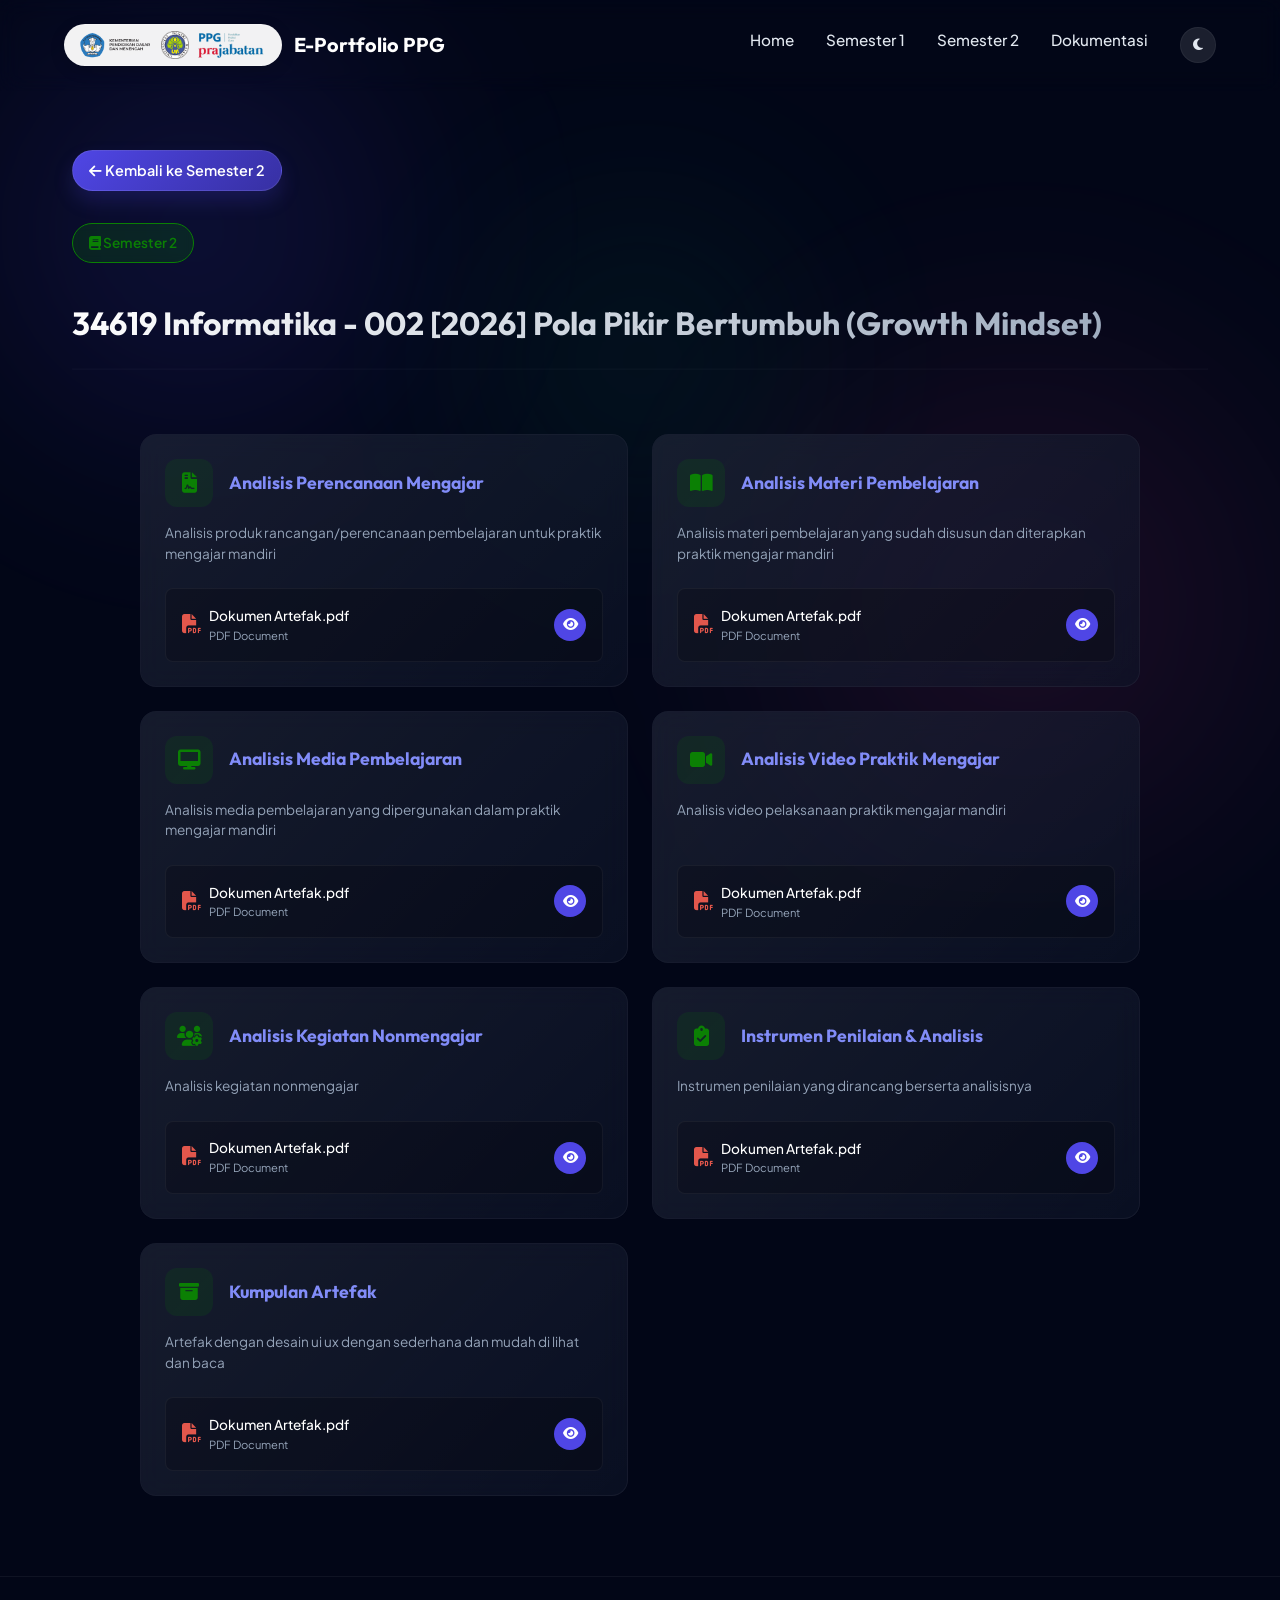
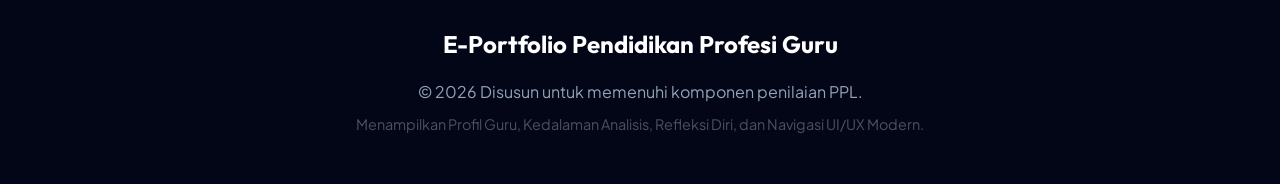
<file: course-growth.html>
<!DOCTYPE html>
<html lang="id">
<head>
    <meta charset="UTF-8">
    <meta name="viewport" content="width=device-width, initial-scale=1.0">
    <title>34619 Informatika - 002 [2026] Pola Pikir Bertumbuh (Growth Mindset) | E-Portfolio PPG</title>
    
    <!-- Google Fonts -->
    <link rel="preconnect" href="https://fonts.googleapis.com">
    <link rel="preconnect" href="https://fonts.gstatic.com" crossorigin>
    <link href="https://fonts.googleapis.com/css2?family=Outfit:wght@300;400;500;600;700;800&family=Plus+Jakarta+Sans:ital,wght@0,300;0,400;0,500;0,600;0,700;1,400&display=swap" rel="stylesheet">
    
    <!-- FontAwesome -->
    <link rel="stylesheet" href="https://cdnjs.cloudflare.com/ajax/libs/font-awesome/6.4.0/css/all.min.css">

    <!-- Custom CSS -->
    <link rel="stylesheet" href="style.css">
</head>
<body>

    <!-- Ambient Background -->
    <div class="ambient-bg">
        <div class="blob blob-1"></div>
        <div class="blob blob-2"></div>
        <div class="blob blob-3"></div>
    </div>

    <!-- Navigation -->
    <nav id="navbar">
        <a href="index.html" class="logo" style="display: flex; align-items: center; gap: 12px; text-decoration: none;">
            <div style="display: flex; align-items: center; gap: 8px; background: rgba(255, 255, 255, 0.95); padding: 6px 12px; border-radius: 50px; border: 1px solid rgba(255, 255, 255, 0.2); box-shadow: 0 4px 15px rgba(0, 0, 0, 0.15);">
                <img src="assets/images/Logo%20Kemdikdasmen.png" alt="Kemdikdasmen" style="height: 28px; width: auto; object-fit: contain; display: block;">
                <img src="assets/images/Logo-UM.png" alt="UM" style="height: 28px; width: auto; object-fit: contain; display: block;">
                <img src="assets/images/Logo%20PPG.png" alt="PPG" style="height: 28px; width: auto; object-fit: contain; display: block;">
            </div>
            <span style="font-size: 1.25rem; font-weight: 700; color: #fff; font-family: 'Outfit', sans-serif;">E-Portfolio PPG</span>
        </a>
                        <ul class="nav-links">
            <li><a href="index.html">Home</a></li>
            <li class="dropdown">
                <a href="semester-1.html" class="dropbtn">Semester 1</a>
                <ul class="dropdown-content">
                    <li><a href="e-portfolio-1.html">E-Portfolio 1</a></li>
                    <li><a href="e-portfolio-2.html">E-Portfolio 2</a></li>
                </ul>
            </li>
            <li class="dropdown">
                <a href="semester-2.html" class="dropbtn">Semester 2</a>
                <ul class="dropdown-content">
                    <li><a href="course-ct.html">Computational Thinking</a></li>
                    <li><a href="course-filosofi.html">Filosofi Pendidikan</a></li>
                    <li><a href="course-pemahaman.html">Pemahaman Peserta Didik</a></li>
                    <li><a href="course-pembelajaran.html">Pembelajaran Mendalam</a></li>
                    <li><a href="course-growth.html">Growth Mindset</a></li>
                    <li><a href="course-selektif.html">Mata Kuliah Selektif</a></li>
                </ul>
            </li>
            <li><a href="e-portfolio-2.html#dokumentasi">Dokumentasi</a></li>
            <li>
                <button id="theme-toggle" class="theme-toggle-btn" aria-label="Toggle Theme">
                    <i class="fa-solid fa-moon"></i>
                </button>
            </li>
        </ul>
        <!-- Hamburger Button -->
        <button class="hamburger" id="hamburger-btn" aria-label="Buka Menu" aria-expanded="false">
            <span></span><span></span><span></span>
        </button>
    </nav>

    <!-- Mobile Nav Overlay -->
    <div class="mobile-nav-overlay" id="mobile-overlay"></div>

    <!-- Mobile Nav Drawer -->
        <div class="mobile-nav-drawer" id="mobile-drawer">
        <a href="index.html"><i class="fa-solid fa-house" style="margin-right:0.5rem; color:var(--primary-light);"></i> Home</a>
        <div class="mobile-nav-divider"></div>
        <button class="mobile-dropdown-toggle" data-target="mob-sub-semester1" onclick="window.location.href=\'semester-1.html\'">
            <span><i class="fa-solid fa-folder-open" style="margin-right:0.5rem; color:var(--secondary);"></i> Semester 1</span>
            <i class="fa-solid fa-chevron-down"></i>
        </button>
        <div class="mobile-submenu" id="mob-sub-semester1">
            <a href="e-portfolio-1.html">E-Portfolio 1</a>
            <a href="e-portfolio-2.html">E-Portfolio 2</a>
        </div>
        <button class="mobile-dropdown-toggle" data-target="mob-sub-semester2" onclick="window.location.href='semester-2.html'">
            <span><i class="fa-solid fa-folder" style="margin-right:0.5rem; color:#10b981;"></i> Semester 2</span>
        </button>
        <div class="mobile-submenu" id="mob-sub-semester2">
            <a href="course-ct.html">Computational Thinking</a>
            <a href="course-filosofi.html">Filosofi Pendidikan</a>
            <a href="course-pemahaman.html">Pemahaman Peserta Didik</a>
            <a href="course-pembelajaran.html">Pembelajaran Mendalam</a>
            <a href="course-growth.html">Growth Mindset</a>
            <a href="course-selektif.html">Mata Kuliah Selektif</a>
        </div>
        <a href="e-portfolio-2.html#dokumentasi"><i class="fa-solid fa-images" style="margin-right:0.5rem; color:var(--warning);"></i> Dokumentasi</a>
        <div class="mobile-nav-divider"></div>
        <div class="mobile-theme-row">
            <span><i class="fa-solid fa-circle-half-stroke" style="margin-right:0.5rem;"></i> Mode Tampilan</span>
            <button id="theme-toggle-mobile" class="theme-toggle-btn" aria-label="Toggle Theme Mobile">
                <i class="fa-solid fa-moon"></i>
            </button>
        </div>
    </div>

    <!-- Course Detail Section -->
    <div class="container" style="margin-top: 150px; margin-bottom: 5rem;">
        <a href="semester-2.html" class="btn-primary" style="display: inline-block; padding: 0.5rem 1rem; border-radius: 50px; text-decoration: none; margin-bottom: 2rem; font-size: 0.9rem;">
            <i class="fa-solid fa-arrow-left"></i> Kembali ke Semester 2
        </a>
        
        <div class="section-header" style="text-align: left; max-width: 100%;">
            <span class="badge" style="background: #0b800433; color: #0b8004; border: 1px solid #0b8004;"><i class="fa-solid fa-book"></i> Semester 2</span>
            <h2 class="section-title" style="font-size: 2rem; margin-top: 1rem; line-height: 1.3;">34619 Informatika - 002 [2026] Pola Pikir Bertumbuh (Growth Mindset)</h2>
            <hr style="border-color: var(--glass-border); margin-top: 1.5rem; opacity: 0.5;">
        </div>

        <div style="display: grid; grid-template-columns: repeat(auto-fill, minmax(320px, 1fr)); gap: 1.5rem; max-width: 1000px; margin: 0 auto;">

            <div class="glass-card" style="display: flex; flex-direction: column; justify-content: space-between; padding: 1.5rem; border-radius: 16px; transition: transform 0.3s ease, box-shadow 0.3s ease; cursor: pointer;" onmouseover="this.style.transform='translateY(-5px)'; this.style.boxShadow='0 10px 25px rgba(0,0,0,0.2)';" onmouseout="this.style.transform='translateY(0)'; this.style.boxShadow='none';">
                <div>
                    <div style="display: flex; align-items: center; gap: 1rem; margin-bottom: 1rem;">
                        <div style="width: 48px; height: 48px; border-radius: 12px; background: #0b800422; display: flex; align-items: center; justify-content: center; color: #0b8004; font-size: 1.25rem; flex-shrink: 0;">
                            <i class="fa-solid fa-file-contract"></i>
                        </div>
                        <h3 style="font-size: 1.1rem; margin: 0; color: var(--primary-light); line-height: 1.3;">Analisis Perencanaan Mengajar</h3>
                    </div>
                    <p style="color: var(--text-muted); font-size: 0.85rem; margin-bottom: 1.5rem; line-height: 1.5;">Analisis produk rancangan/perencanaan pembelajaran untuk praktik mengajar mandiri</p>
                </div>
                
                <div style="background: rgba(0,0,0,0.2); border-radius: 8px; padding: 1rem; display: flex; align-items: center; justify-content: space-between; border: 1px solid rgba(255,255,255,0.05);">
                    <div style="display: flex; align-items: center; gap: 0.5rem;">
                        <i class="fa-solid fa-file-pdf" style="color: #e2574c; font-size: 1.2rem;"></i>
                        <div style="display: flex; flex-direction: column;">
                            <span style="font-size: 0.85rem; color: #fff; font-weight: 500;">Dokumen Artefak.pdf</span>
                            <span style="font-size: 0.7rem; color: var(--text-muted);">PDF Document</span>
                        </div>
                    </div>
                    <a href="#" target="_blank" style="display: inline-flex; align-items: center; justify-content: center; width: 32px; height: 32px; background: var(--primary); color: white; border-radius: 50%; text-decoration: none; font-size: 0.85rem; transition: background 0.3s ease;" onmouseover="this.style.background='var(--primary-dark)'" onmouseout="this.style.background='var(--primary)'" title="Lihat PDF"><i class="fa-solid fa-eye"></i></a>
                </div>
            </div>
            <div class="glass-card" style="display: flex; flex-direction: column; justify-content: space-between; padding: 1.5rem; border-radius: 16px; transition: transform 0.3s ease, box-shadow 0.3s ease; cursor: pointer;" onmouseover="this.style.transform='translateY(-5px)'; this.style.boxShadow='0 10px 25px rgba(0,0,0,0.2)';" onmouseout="this.style.transform='translateY(0)'; this.style.boxShadow='none';">
                <div>
                    <div style="display: flex; align-items: center; gap: 1rem; margin-bottom: 1rem;">
                        <div style="width: 48px; height: 48px; border-radius: 12px; background: #0b800422; display: flex; align-items: center; justify-content: center; color: #0b8004; font-size: 1.25rem; flex-shrink: 0;">
                            <i class="fa-solid fa-book-open"></i>
                        </div>
                        <h3 style="font-size: 1.1rem; margin: 0; color: var(--primary-light); line-height: 1.3;">Analisis Materi Pembelajaran</h3>
                    </div>
                    <p style="color: var(--text-muted); font-size: 0.85rem; margin-bottom: 1.5rem; line-height: 1.5;">Analisis materi pembelajaran yang sudah disusun dan diterapkan praktik mengajar mandiri</p>
                </div>
                
                <div style="background: rgba(0,0,0,0.2); border-radius: 8px; padding: 1rem; display: flex; align-items: center; justify-content: space-between; border: 1px solid rgba(255,255,255,0.05);">
                    <div style="display: flex; align-items: center; gap: 0.5rem;">
                        <i class="fa-solid fa-file-pdf" style="color: #e2574c; font-size: 1.2rem;"></i>
                        <div style="display: flex; flex-direction: column;">
                            <span style="font-size: 0.85rem; color: #fff; font-weight: 500;">Dokumen Artefak.pdf</span>
                            <span style="font-size: 0.7rem; color: var(--text-muted);">PDF Document</span>
                        </div>
                    </div>
                    <a href="#" target="_blank" style="display: inline-flex; align-items: center; justify-content: center; width: 32px; height: 32px; background: var(--primary); color: white; border-radius: 50%; text-decoration: none; font-size: 0.85rem; transition: background 0.3s ease;" onmouseover="this.style.background='var(--primary-dark)'" onmouseout="this.style.background='var(--primary)'" title="Lihat PDF"><i class="fa-solid fa-eye"></i></a>
                </div>
            </div>
            <div class="glass-card" style="display: flex; flex-direction: column; justify-content: space-between; padding: 1.5rem; border-radius: 16px; transition: transform 0.3s ease, box-shadow 0.3s ease; cursor: pointer;" onmouseover="this.style.transform='translateY(-5px)'; this.style.boxShadow='0 10px 25px rgba(0,0,0,0.2)';" onmouseout="this.style.transform='translateY(0)'; this.style.boxShadow='none';">
                <div>
                    <div style="display: flex; align-items: center; gap: 1rem; margin-bottom: 1rem;">
                        <div style="width: 48px; height: 48px; border-radius: 12px; background: #0b800422; display: flex; align-items: center; justify-content: center; color: #0b8004; font-size: 1.25rem; flex-shrink: 0;">
                            <i class="fa-solid fa-desktop"></i>
                        </div>
                        <h3 style="font-size: 1.1rem; margin: 0; color: var(--primary-light); line-height: 1.3;">Analisis Media Pembelajaran</h3>
                    </div>
                    <p style="color: var(--text-muted); font-size: 0.85rem; margin-bottom: 1.5rem; line-height: 1.5;">Analisis media pembelajaran yang dipergunakan dalam praktik mengajar mandiri</p>
                </div>
                
                <div style="background: rgba(0,0,0,0.2); border-radius: 8px; padding: 1rem; display: flex; align-items: center; justify-content: space-between; border: 1px solid rgba(255,255,255,0.05);">
                    <div style="display: flex; align-items: center; gap: 0.5rem;">
                        <i class="fa-solid fa-file-pdf" style="color: #e2574c; font-size: 1.2rem;"></i>
                        <div style="display: flex; flex-direction: column;">
                            <span style="font-size: 0.85rem; color: #fff; font-weight: 500;">Dokumen Artefak.pdf</span>
                            <span style="font-size: 0.7rem; color: var(--text-muted);">PDF Document</span>
                        </div>
                    </div>
                    <a href="#" target="_blank" style="display: inline-flex; align-items: center; justify-content: center; width: 32px; height: 32px; background: var(--primary); color: white; border-radius: 50%; text-decoration: none; font-size: 0.85rem; transition: background 0.3s ease;" onmouseover="this.style.background='var(--primary-dark)'" onmouseout="this.style.background='var(--primary)'" title="Lihat PDF"><i class="fa-solid fa-eye"></i></a>
                </div>
            </div>
            <div class="glass-card" style="display: flex; flex-direction: column; justify-content: space-between; padding: 1.5rem; border-radius: 16px; transition: transform 0.3s ease, box-shadow 0.3s ease; cursor: pointer;" onmouseover="this.style.transform='translateY(-5px)'; this.style.boxShadow='0 10px 25px rgba(0,0,0,0.2)';" onmouseout="this.style.transform='translateY(0)'; this.style.boxShadow='none';">
                <div>
                    <div style="display: flex; align-items: center; gap: 1rem; margin-bottom: 1rem;">
                        <div style="width: 48px; height: 48px; border-radius: 12px; background: #0b800422; display: flex; align-items: center; justify-content: center; color: #0b8004; font-size: 1.25rem; flex-shrink: 0;">
                            <i class="fa-solid fa-video"></i>
                        </div>
                        <h3 style="font-size: 1.1rem; margin: 0; color: var(--primary-light); line-height: 1.3;">Analisis Video Praktik Mengajar</h3>
                    </div>
                    <p style="color: var(--text-muted); font-size: 0.85rem; margin-bottom: 1.5rem; line-height: 1.5;">Analisis video pelaksanaan praktik mengajar mandiri</p>
                </div>
                
                <div style="background: rgba(0,0,0,0.2); border-radius: 8px; padding: 1rem; display: flex; align-items: center; justify-content: space-between; border: 1px solid rgba(255,255,255,0.05);">
                    <div style="display: flex; align-items: center; gap: 0.5rem;">
                        <i class="fa-solid fa-file-pdf" style="color: #e2574c; font-size: 1.2rem;"></i>
                        <div style="display: flex; flex-direction: column;">
                            <span style="font-size: 0.85rem; color: #fff; font-weight: 500;">Dokumen Artefak.pdf</span>
                            <span style="font-size: 0.7rem; color: var(--text-muted);">PDF Document</span>
                        </div>
                    </div>
                    <a href="#" target="_blank" style="display: inline-flex; align-items: center; justify-content: center; width: 32px; height: 32px; background: var(--primary); color: white; border-radius: 50%; text-decoration: none; font-size: 0.85rem; transition: background 0.3s ease;" onmouseover="this.style.background='var(--primary-dark)'" onmouseout="this.style.background='var(--primary)'" title="Lihat PDF"><i class="fa-solid fa-eye"></i></a>
                </div>
            </div>
            <div class="glass-card" style="display: flex; flex-direction: column; justify-content: space-between; padding: 1.5rem; border-radius: 16px; transition: transform 0.3s ease, box-shadow 0.3s ease; cursor: pointer;" onmouseover="this.style.transform='translateY(-5px)'; this.style.boxShadow='0 10px 25px rgba(0,0,0,0.2)';" onmouseout="this.style.transform='translateY(0)'; this.style.boxShadow='none';">
                <div>
                    <div style="display: flex; align-items: center; gap: 1rem; margin-bottom: 1rem;">
                        <div style="width: 48px; height: 48px; border-radius: 12px; background: #0b800422; display: flex; align-items: center; justify-content: center; color: #0b8004; font-size: 1.25rem; flex-shrink: 0;">
                            <i class="fa-solid fa-users-gear"></i>
                        </div>
                        <h3 style="font-size: 1.1rem; margin: 0; color: var(--primary-light); line-height: 1.3;">Analisis Kegiatan Nonmengajar</h3>
                    </div>
                    <p style="color: var(--text-muted); font-size: 0.85rem; margin-bottom: 1.5rem; line-height: 1.5;">Analisis kegiatan nonmengajar</p>
                </div>
                
                <div style="background: rgba(0,0,0,0.2); border-radius: 8px; padding: 1rem; display: flex; align-items: center; justify-content: space-between; border: 1px solid rgba(255,255,255,0.05);">
                    <div style="display: flex; align-items: center; gap: 0.5rem;">
                        <i class="fa-solid fa-file-pdf" style="color: #e2574c; font-size: 1.2rem;"></i>
                        <div style="display: flex; flex-direction: column;">
                            <span style="font-size: 0.85rem; color: #fff; font-weight: 500;">Dokumen Artefak.pdf</span>
                            <span style="font-size: 0.7rem; color: var(--text-muted);">PDF Document</span>
                        </div>
                    </div>
                    <a href="#" target="_blank" style="display: inline-flex; align-items: center; justify-content: center; width: 32px; height: 32px; background: var(--primary); color: white; border-radius: 50%; text-decoration: none; font-size: 0.85rem; transition: background 0.3s ease;" onmouseover="this.style.background='var(--primary-dark)'" onmouseout="this.style.background='var(--primary)'" title="Lihat PDF"><i class="fa-solid fa-eye"></i></a>
                </div>
            </div>
            <div class="glass-card" style="display: flex; flex-direction: column; justify-content: space-between; padding: 1.5rem; border-radius: 16px; transition: transform 0.3s ease, box-shadow 0.3s ease; cursor: pointer;" onmouseover="this.style.transform='translateY(-5px)'; this.style.boxShadow='0 10px 25px rgba(0,0,0,0.2)';" onmouseout="this.style.transform='translateY(0)'; this.style.boxShadow='none';">
                <div>
                    <div style="display: flex; align-items: center; gap: 1rem; margin-bottom: 1rem;">
                        <div style="width: 48px; height: 48px; border-radius: 12px; background: #0b800422; display: flex; align-items: center; justify-content: center; color: #0b8004; font-size: 1.25rem; flex-shrink: 0;">
                            <i class="fa-solid fa-clipboard-check"></i>
                        </div>
                        <h3 style="font-size: 1.1rem; margin: 0; color: var(--primary-light); line-height: 1.3;">Instrumen Penilaian & Analisis</h3>
                    </div>
                    <p style="color: var(--text-muted); font-size: 0.85rem; margin-bottom: 1.5rem; line-height: 1.5;">Instrumen penilaian yang dirancang berserta analisisnya</p>
                </div>
                
                <div style="background: rgba(0,0,0,0.2); border-radius: 8px; padding: 1rem; display: flex; align-items: center; justify-content: space-between; border: 1px solid rgba(255,255,255,0.05);">
                    <div style="display: flex; align-items: center; gap: 0.5rem;">
                        <i class="fa-solid fa-file-pdf" style="color: #e2574c; font-size: 1.2rem;"></i>
                        <div style="display: flex; flex-direction: column;">
                            <span style="font-size: 0.85rem; color: #fff; font-weight: 500;">Dokumen Artefak.pdf</span>
                            <span style="font-size: 0.7rem; color: var(--text-muted);">PDF Document</span>
                        </div>
                    </div>
                    <a href="#" target="_blank" style="display: inline-flex; align-items: center; justify-content: center; width: 32px; height: 32px; background: var(--primary); color: white; border-radius: 50%; text-decoration: none; font-size: 0.85rem; transition: background 0.3s ease;" onmouseover="this.style.background='var(--primary-dark)'" onmouseout="this.style.background='var(--primary)'" title="Lihat PDF"><i class="fa-solid fa-eye"></i></a>
                </div>
            </div>
            <div class="glass-card" style="display: flex; flex-direction: column; justify-content: space-between; padding: 1.5rem; border-radius: 16px; transition: transform 0.3s ease, box-shadow 0.3s ease; cursor: pointer;" onmouseover="this.style.transform='translateY(-5px)'; this.style.boxShadow='0 10px 25px rgba(0,0,0,0.2)';" onmouseout="this.style.transform='translateY(0)'; this.style.boxShadow='none';">
                <div>
                    <div style="display: flex; align-items: center; gap: 1rem; margin-bottom: 1rem;">
                        <div style="width: 48px; height: 48px; border-radius: 12px; background: #0b800422; display: flex; align-items: center; justify-content: center; color: #0b8004; font-size: 1.25rem; flex-shrink: 0;">
                            <i class="fa-solid fa-box-archive"></i>
                        </div>
                        <h3 style="font-size: 1.1rem; margin: 0; color: var(--primary-light); line-height: 1.3;">Kumpulan Artefak</h3>
                    </div>
                    <p style="color: var(--text-muted); font-size: 0.85rem; margin-bottom: 1.5rem; line-height: 1.5;">Artefak dengan desain ui ux dengan sederhana dan mudah di lihat dan baca</p>
                </div>
                
                <div style="background: rgba(0,0,0,0.2); border-radius: 8px; padding: 1rem; display: flex; align-items: center; justify-content: space-between; border: 1px solid rgba(255,255,255,0.05);">
                    <div style="display: flex; align-items: center; gap: 0.5rem;">
                        <i class="fa-solid fa-file-pdf" style="color: #e2574c; font-size: 1.2rem;"></i>
                        <div style="display: flex; flex-direction: column;">
                            <span style="font-size: 0.85rem; color: #fff; font-weight: 500;">Dokumen Artefak.pdf</span>
                            <span style="font-size: 0.7rem; color: var(--text-muted);">PDF Document</span>
                        </div>
                    </div>
                    <a href="#" target="_blank" style="display: inline-flex; align-items: center; justify-content: center; width: 32px; height: 32px; background: var(--primary); color: white; border-radius: 50%; text-decoration: none; font-size: 0.85rem; transition: background 0.3s ease;" onmouseover="this.style.background='var(--primary-dark)'" onmouseout="this.style.background='var(--primary)'" title="Lihat PDF"><i class="fa-solid fa-eye"></i></a>
                </div>
            </div>
        </div>
    </div>
    <footer>
        <div class="container">
            <h3 style="font-family: 'Outfit', sans-serif; font-size: 1.5rem; margin-bottom: 1rem;">E-Portfolio Pendidikan Profesi Guru</h3>
            <p>&copy; 2026 Disusun untuk memenuhi komponen penilaian PPL.</p>
            <p style="margin-top: 0.5rem; font-size: 0.9rem; color: rgba(255,255,255,0.3);">
                Menampilkan Profil Guru, Kedalaman Analisis, Refleksi Diri, dan Navigasi UI/UX Modern.
            </p>
        </div>
    </footer>

    <script>
        // Theme Toggle Logic
        const themeToggle = document.getElementById('theme-toggle');
        const htmlElement = document.documentElement;
        const icon = themeToggle.querySelector('i');

        const savedTheme = localStorage.getItem('theme');
        if (savedTheme === 'light') {
            htmlElement.setAttribute('data-theme', 'light');
            icon.classList.remove('fa-moon');
            icon.classList.add('fa-sun');
        }

        themeToggle.addEventListener('click', () => {
            if (htmlElement.getAttribute('data-theme') === 'light') {
                htmlElement.removeAttribute('data-theme');
                localStorage.setItem('theme', 'dark');
                icon.classList.remove('fa-sun');
                icon.classList.add('fa-moon');
            } else {
                htmlElement.setAttribute('data-theme', 'light');
                localStorage.setItem('theme', 'light');
                icon.classList.remove('fa-moon');
                icon.classList.add('fa-sun');
            }
        });

        // Navbar Scroll Effect
        window.addEventListener('scroll', () => {
            const nav = document.getElementById('navbar');
            if (window.scrollY > 50) {
                nav.classList.add('scrolled');
            } else {
                nav.classList.remove('scrolled');
            }
        });

        // Smooth scroll for anchor links
        document.querySelectorAll('a[href^="#"]').forEach(anchor => {
            anchor.addEventListener('click', function (e) {
                e.preventDefault();
                document.querySelector(this.getAttribute('href')).scrollIntoView({
                    behavior: 'smooth'
                });
            });
        });

        // ---- Mobile Hamburger Menu ----
        const hamburgerBtn = document.getElementById('hamburger-btn');
        const mobileDrawer = document.getElementById('mobile-drawer');
        const mobileOverlay = document.getElementById('mobile-overlay');

        function openDrawer() {
            hamburgerBtn.classList.add('open');
            hamburgerBtn.setAttribute('aria-expanded', 'true');
            mobileDrawer.classList.add('open');
            mobileOverlay.classList.add('active');
            document.body.style.overflow = 'hidden';
        }

        function closeDrawer() {
            hamburgerBtn.classList.remove('open');
            hamburgerBtn.setAttribute('aria-expanded', 'false');
            mobileDrawer.classList.remove('open');
            mobileOverlay.classList.remove('active');
            document.body.style.overflow = '';
        }

        hamburgerBtn.addEventListener('click', () => {
            if (mobileDrawer.classList.contains('open')) {
                closeDrawer();
            } else {
                openDrawer();
            }
        });

        mobileOverlay.addEventListener('click', closeDrawer);

        // Mobile dropdown toggles inside drawer
        document.querySelectorAll('.mobile-dropdown-toggle').forEach(btn => {
            btn.addEventListener('click', () => {
                const targetId = btn.dataset.target;
                const submenu = document.getElementById(targetId);
                const isOpen = btn.classList.contains('open');
                // Close all others
                document.querySelectorAll('.mobile-dropdown-toggle').forEach(b => b.classList.remove('open'));
                document.querySelectorAll('.mobile-submenu').forEach(m => m.classList.remove('open'));
                if (!isOpen) {
                    btn.classList.add('open');
                    submenu.classList.add('open');
                }
            });
        });

        // Close drawer when a mobile nav link is clicked
        mobileDrawer.querySelectorAll('a').forEach(link => {
            link.addEventListener('click', closeDrawer);
        });

        // Sync mobile theme toggle with desktop theme toggle
        const themeToggleMobile = document.getElementById('theme-toggle-mobile');
        if (themeToggleMobile) {
            const mobileIcon = themeToggleMobile.querySelector('i');
            if (savedTheme === 'light') {
                mobileIcon.classList.replace('fa-moon', 'fa-sun');
            }
            themeToggleMobile.addEventListener('click', () => {
                themeToggle.click();
                const isDark = !htmlElement.hasAttribute('data-theme');
                mobileIcon.classList.toggle('fa-moon', isDark);
                mobileIcon.classList.toggle('fa-sun', !isDark);
            });
        }
    </script>
</body>
</html>
</file>
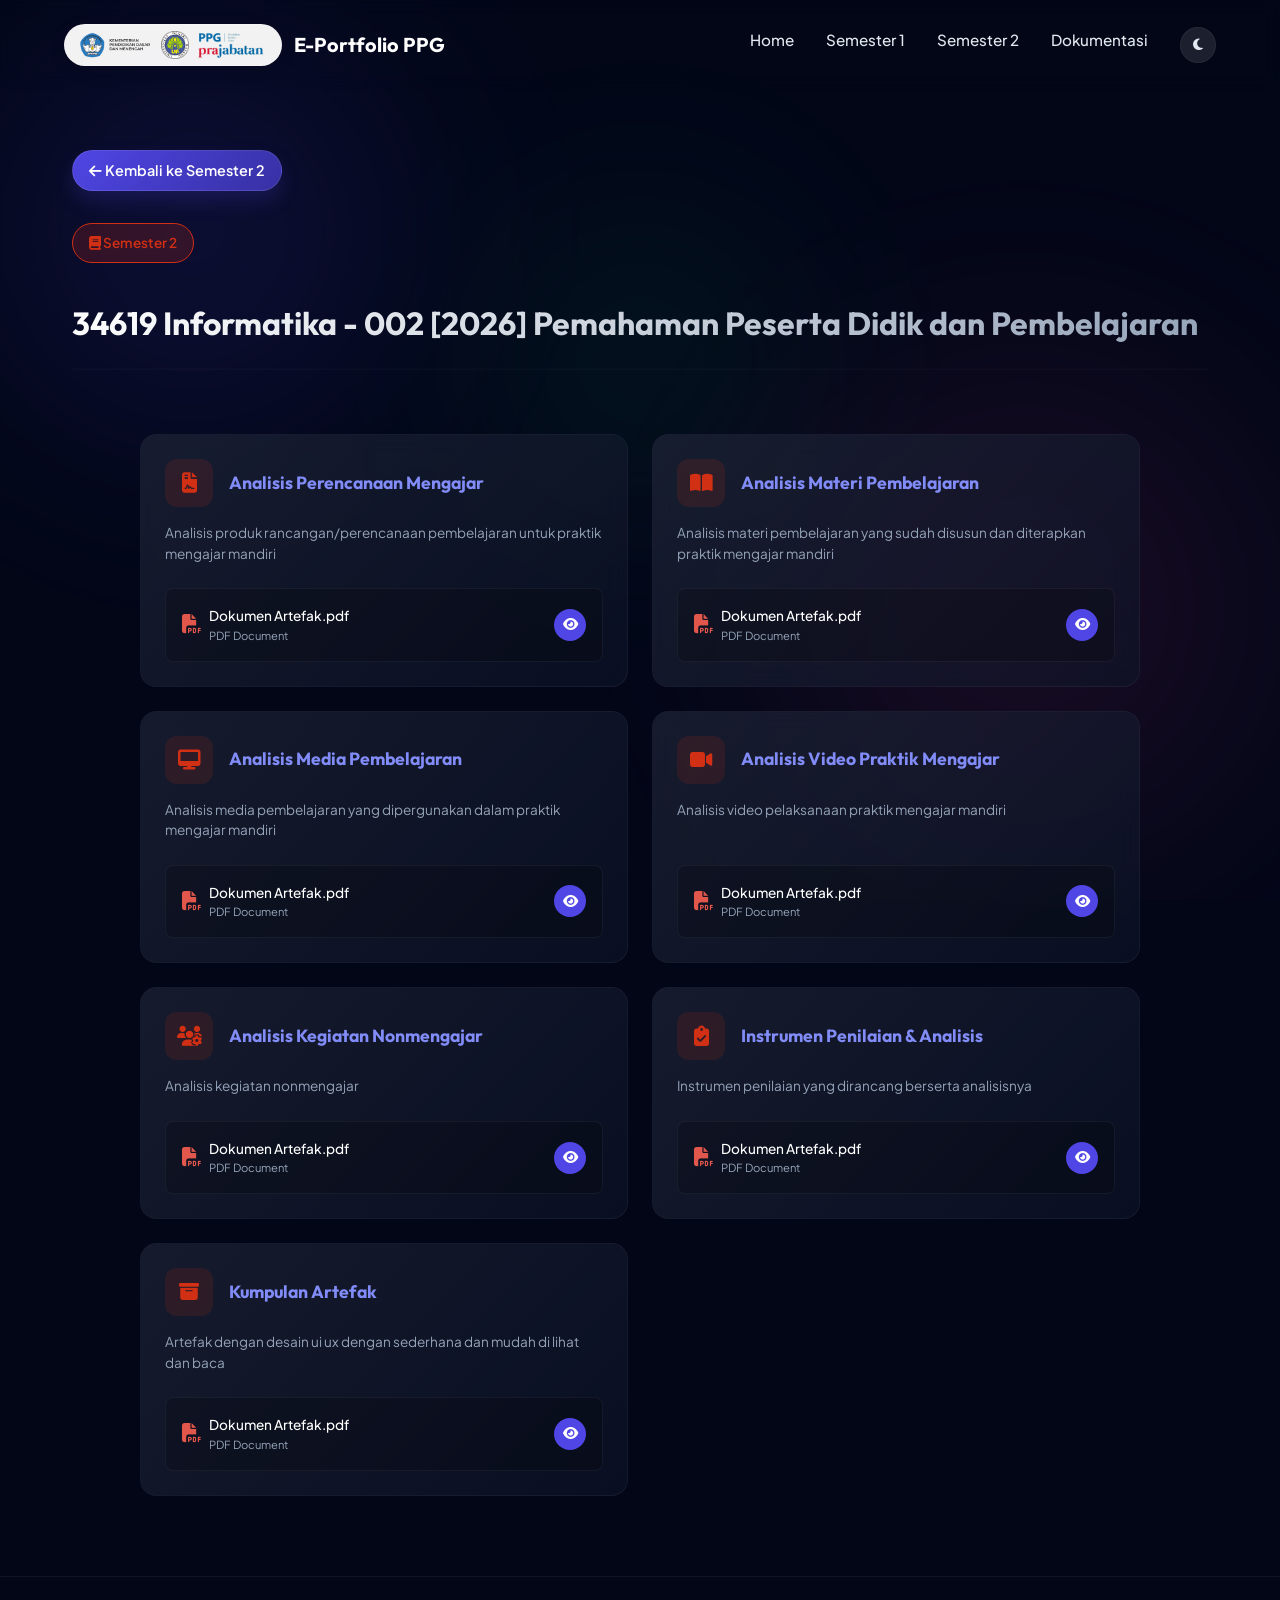
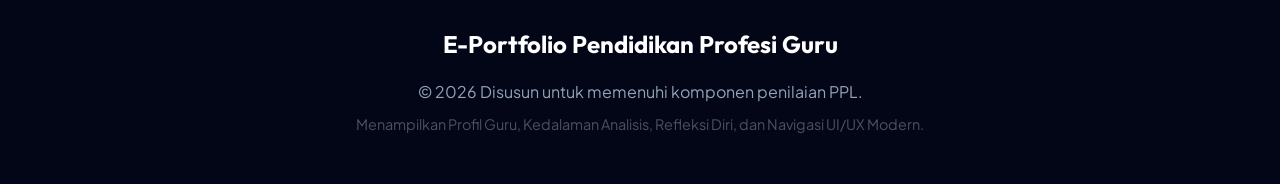
<file: course-pemahaman.html>
<!DOCTYPE html>
<html lang="id">
<head>
    <meta charset="UTF-8">
    <meta name="viewport" content="width=device-width, initial-scale=1.0">
    <title>34619 Informatika - 002 [2026] Pemahaman Peserta Didik dan Pembelajaran | E-Portfolio PPG</title>
    
    <!-- Google Fonts -->
    <link rel="preconnect" href="https://fonts.googleapis.com">
    <link rel="preconnect" href="https://fonts.gstatic.com" crossorigin>
    <link href="https://fonts.googleapis.com/css2?family=Outfit:wght@300;400;500;600;700;800&family=Plus+Jakarta+Sans:ital,wght@0,300;0,400;0,500;0,600;0,700;1,400&display=swap" rel="stylesheet">
    
    <!-- FontAwesome -->
    <link rel="stylesheet" href="https://cdnjs.cloudflare.com/ajax/libs/font-awesome/6.4.0/css/all.min.css">

    <!-- Custom CSS -->
    <link rel="stylesheet" href="style.css">
</head>
<body>

    <!-- Ambient Background -->
    <div class="ambient-bg">
        <div class="blob blob-1"></div>
        <div class="blob blob-2"></div>
        <div class="blob blob-3"></div>
    </div>

    <!-- Navigation -->
    <nav id="navbar">
        <a href="index.html" class="logo" style="display: flex; align-items: center; gap: 12px; text-decoration: none;">
            <div style="display: flex; align-items: center; gap: 8px; background: rgba(255, 255, 255, 0.95); padding: 6px 12px; border-radius: 50px; border: 1px solid rgba(255, 255, 255, 0.2); box-shadow: 0 4px 15px rgba(0, 0, 0, 0.15);">
                <img src="assets/images/Logo%20Kemdikdasmen.png" alt="Kemdikdasmen" style="height: 28px; width: auto; object-fit: contain; display: block;">
                <img src="assets/images/Logo-UM.png" alt="UM" style="height: 28px; width: auto; object-fit: contain; display: block;">
                <img src="assets/images/Logo%20PPG.png" alt="PPG" style="height: 28px; width: auto; object-fit: contain; display: block;">
            </div>
            <span style="font-size: 1.25rem; font-weight: 700; color: #fff; font-family: 'Outfit', sans-serif;">E-Portfolio PPG</span>
        </a>
                        <ul class="nav-links">
            <li><a href="index.html">Home</a></li>
            <li class="dropdown">
                <a href="semester-1.html" class="dropbtn">Semester 1</a>
                <ul class="dropdown-content">
                    <li><a href="e-portfolio-1.html">E-Portfolio 1</a></li>
                    <li><a href="e-portfolio-2.html">E-Portfolio 2</a></li>
                </ul>
            </li>
            <li class="dropdown">
                <a href="semester-2.html" class="dropbtn">Semester 2</a>
                <ul class="dropdown-content">
                    <li><a href="course-ct.html">Computational Thinking</a></li>
                    <li><a href="course-filosofi.html">Filosofi Pendidikan</a></li>
                    <li><a href="course-pemahaman.html">Pemahaman Peserta Didik</a></li>
                    <li><a href="course-pembelajaran.html">Pembelajaran Mendalam</a></li>
                    <li><a href="course-growth.html">Growth Mindset</a></li>
                    <li><a href="course-selektif.html">Mata Kuliah Selektif</a></li>
                </ul>
            </li>
            <li><a href="e-portfolio-2.html#dokumentasi">Dokumentasi</a></li>
            <li>
                <button id="theme-toggle" class="theme-toggle-btn" aria-label="Toggle Theme">
                    <i class="fa-solid fa-moon"></i>
                </button>
            </li>
        </ul>
        <!-- Hamburger Button -->
        <button class="hamburger" id="hamburger-btn" aria-label="Buka Menu" aria-expanded="false">
            <span></span><span></span><span></span>
        </button>
    </nav>

    <!-- Mobile Nav Overlay -->
    <div class="mobile-nav-overlay" id="mobile-overlay"></div>

    <!-- Mobile Nav Drawer -->
        <div class="mobile-nav-drawer" id="mobile-drawer">
        <a href="index.html"><i class="fa-solid fa-house" style="margin-right:0.5rem; color:var(--primary-light);"></i> Home</a>
        <div class="mobile-nav-divider"></div>
        <button class="mobile-dropdown-toggle" data-target="mob-sub-semester1" onclick="window.location.href=\'semester-1.html\'">
            <span><i class="fa-solid fa-folder-open" style="margin-right:0.5rem; color:var(--secondary);"></i> Semester 1</span>
            <i class="fa-solid fa-chevron-down"></i>
        </button>
        <div class="mobile-submenu" id="mob-sub-semester1">
            <a href="e-portfolio-1.html">E-Portfolio 1</a>
            <a href="e-portfolio-2.html">E-Portfolio 2</a>
        </div>
        <button class="mobile-dropdown-toggle" data-target="mob-sub-semester2" onclick="window.location.href='semester-2.html'">
            <span><i class="fa-solid fa-folder" style="margin-right:0.5rem; color:#10b981;"></i> Semester 2</span>
        </button>
        <div class="mobile-submenu" id="mob-sub-semester2">
            <a href="course-ct.html">Computational Thinking</a>
            <a href="course-filosofi.html">Filosofi Pendidikan</a>
            <a href="course-pemahaman.html">Pemahaman Peserta Didik</a>
            <a href="course-pembelajaran.html">Pembelajaran Mendalam</a>
            <a href="course-growth.html">Growth Mindset</a>
            <a href="course-selektif.html">Mata Kuliah Selektif</a>
        </div>
        <a href="e-portfolio-2.html#dokumentasi"><i class="fa-solid fa-images" style="margin-right:0.5rem; color:var(--warning);"></i> Dokumentasi</a>
        <div class="mobile-nav-divider"></div>
        <div class="mobile-theme-row">
            <span><i class="fa-solid fa-circle-half-stroke" style="margin-right:0.5rem;"></i> Mode Tampilan</span>
            <button id="theme-toggle-mobile" class="theme-toggle-btn" aria-label="Toggle Theme Mobile">
                <i class="fa-solid fa-moon"></i>
            </button>
        </div>
    </div>

    <!-- Course Detail Section -->
    <div class="container" style="margin-top: 150px; margin-bottom: 5rem;">
        <a href="semester-2.html" class="btn-primary" style="display: inline-block; padding: 0.5rem 1rem; border-radius: 50px; text-decoration: none; margin-bottom: 2rem; font-size: 0.9rem;">
            <i class="fa-solid fa-arrow-left"></i> Kembali ke Semester 2
        </a>
        
        <div class="section-header" style="text-align: left; max-width: 100%;">
            <span class="badge" style="background: #d1301433; color: #d13014; border: 1px solid #d13014;"><i class="fa-solid fa-book"></i> Semester 2</span>
            <h2 class="section-title" style="font-size: 2rem; margin-top: 1rem; line-height: 1.3;">34619 Informatika - 002 [2026] Pemahaman Peserta Didik dan Pembelajaran</h2>
            <hr style="border-color: var(--glass-border); margin-top: 1.5rem; opacity: 0.5;">
        </div>

        <div style="display: grid; grid-template-columns: repeat(auto-fill, minmax(320px, 1fr)); gap: 1.5rem; max-width: 1000px; margin: 0 auto;">

            <div class="glass-card" style="display: flex; flex-direction: column; justify-content: space-between; padding: 1.5rem; border-radius: 16px; transition: transform 0.3s ease, box-shadow 0.3s ease; cursor: pointer;" onmouseover="this.style.transform='translateY(-5px)'; this.style.boxShadow='0 10px 25px rgba(0,0,0,0.2)';" onmouseout="this.style.transform='translateY(0)'; this.style.boxShadow='none';">
                <div>
                    <div style="display: flex; align-items: center; gap: 1rem; margin-bottom: 1rem;">
                        <div style="width: 48px; height: 48px; border-radius: 12px; background: #d1301422; display: flex; align-items: center; justify-content: center; color: #d13014; font-size: 1.25rem; flex-shrink: 0;">
                            <i class="fa-solid fa-file-contract"></i>
                        </div>
                        <h3 style="font-size: 1.1rem; margin: 0; color: var(--primary-light); line-height: 1.3;">Analisis Perencanaan Mengajar</h3>
                    </div>
                    <p style="color: var(--text-muted); font-size: 0.85rem; margin-bottom: 1.5rem; line-height: 1.5;">Analisis produk rancangan/perencanaan pembelajaran untuk praktik mengajar mandiri</p>
                </div>
                
                <div style="background: rgba(0,0,0,0.2); border-radius: 8px; padding: 1rem; display: flex; align-items: center; justify-content: space-between; border: 1px solid rgba(255,255,255,0.05);">
                    <div style="display: flex; align-items: center; gap: 0.5rem;">
                        <i class="fa-solid fa-file-pdf" style="color: #e2574c; font-size: 1.2rem;"></i>
                        <div style="display: flex; flex-direction: column;">
                            <span style="font-size: 0.85rem; color: #fff; font-weight: 500;">Dokumen Artefak.pdf</span>
                            <span style="font-size: 0.7rem; color: var(--text-muted);">PDF Document</span>
                        </div>
                    </div>
                    <a href="#" target="_blank" style="display: inline-flex; align-items: center; justify-content: center; width: 32px; height: 32px; background: var(--primary); color: white; border-radius: 50%; text-decoration: none; font-size: 0.85rem; transition: background 0.3s ease;" onmouseover="this.style.background='var(--primary-dark)'" onmouseout="this.style.background='var(--primary)'" title="Lihat PDF"><i class="fa-solid fa-eye"></i></a>
                </div>
            </div>
            <div class="glass-card" style="display: flex; flex-direction: column; justify-content: space-between; padding: 1.5rem; border-radius: 16px; transition: transform 0.3s ease, box-shadow 0.3s ease; cursor: pointer;" onmouseover="this.style.transform='translateY(-5px)'; this.style.boxShadow='0 10px 25px rgba(0,0,0,0.2)';" onmouseout="this.style.transform='translateY(0)'; this.style.boxShadow='none';">
                <div>
                    <div style="display: flex; align-items: center; gap: 1rem; margin-bottom: 1rem;">
                        <div style="width: 48px; height: 48px; border-radius: 12px; background: #d1301422; display: flex; align-items: center; justify-content: center; color: #d13014; font-size: 1.25rem; flex-shrink: 0;">
                            <i class="fa-solid fa-book-open"></i>
                        </div>
                        <h3 style="font-size: 1.1rem; margin: 0; color: var(--primary-light); line-height: 1.3;">Analisis Materi Pembelajaran</h3>
                    </div>
                    <p style="color: var(--text-muted); font-size: 0.85rem; margin-bottom: 1.5rem; line-height: 1.5;">Analisis materi pembelajaran yang sudah disusun dan diterapkan praktik mengajar mandiri</p>
                </div>
                
                <div style="background: rgba(0,0,0,0.2); border-radius: 8px; padding: 1rem; display: flex; align-items: center; justify-content: space-between; border: 1px solid rgba(255,255,255,0.05);">
                    <div style="display: flex; align-items: center; gap: 0.5rem;">
                        <i class="fa-solid fa-file-pdf" style="color: #e2574c; font-size: 1.2rem;"></i>
                        <div style="display: flex; flex-direction: column;">
                            <span style="font-size: 0.85rem; color: #fff; font-weight: 500;">Dokumen Artefak.pdf</span>
                            <span style="font-size: 0.7rem; color: var(--text-muted);">PDF Document</span>
                        </div>
                    </div>
                    <a href="#" target="_blank" style="display: inline-flex; align-items: center; justify-content: center; width: 32px; height: 32px; background: var(--primary); color: white; border-radius: 50%; text-decoration: none; font-size: 0.85rem; transition: background 0.3s ease;" onmouseover="this.style.background='var(--primary-dark)'" onmouseout="this.style.background='var(--primary)'" title="Lihat PDF"><i class="fa-solid fa-eye"></i></a>
                </div>
            </div>
            <div class="glass-card" style="display: flex; flex-direction: column; justify-content: space-between; padding: 1.5rem; border-radius: 16px; transition: transform 0.3s ease, box-shadow 0.3s ease; cursor: pointer;" onmouseover="this.style.transform='translateY(-5px)'; this.style.boxShadow='0 10px 25px rgba(0,0,0,0.2)';" onmouseout="this.style.transform='translateY(0)'; this.style.boxShadow='none';">
                <div>
                    <div style="display: flex; align-items: center; gap: 1rem; margin-bottom: 1rem;">
                        <div style="width: 48px; height: 48px; border-radius: 12px; background: #d1301422; display: flex; align-items: center; justify-content: center; color: #d13014; font-size: 1.25rem; flex-shrink: 0;">
                            <i class="fa-solid fa-desktop"></i>
                        </div>
                        <h3 style="font-size: 1.1rem; margin: 0; color: var(--primary-light); line-height: 1.3;">Analisis Media Pembelajaran</h3>
                    </div>
                    <p style="color: var(--text-muted); font-size: 0.85rem; margin-bottom: 1.5rem; line-height: 1.5;">Analisis media pembelajaran yang dipergunakan dalam praktik mengajar mandiri</p>
                </div>
                
                <div style="background: rgba(0,0,0,0.2); border-radius: 8px; padding: 1rem; display: flex; align-items: center; justify-content: space-between; border: 1px solid rgba(255,255,255,0.05);">
                    <div style="display: flex; align-items: center; gap: 0.5rem;">
                        <i class="fa-solid fa-file-pdf" style="color: #e2574c; font-size: 1.2rem;"></i>
                        <div style="display: flex; flex-direction: column;">
                            <span style="font-size: 0.85rem; color: #fff; font-weight: 500;">Dokumen Artefak.pdf</span>
                            <span style="font-size: 0.7rem; color: var(--text-muted);">PDF Document</span>
                        </div>
                    </div>
                    <a href="#" target="_blank" style="display: inline-flex; align-items: center; justify-content: center; width: 32px; height: 32px; background: var(--primary); color: white; border-radius: 50%; text-decoration: none; font-size: 0.85rem; transition: background 0.3s ease;" onmouseover="this.style.background='var(--primary-dark)'" onmouseout="this.style.background='var(--primary)'" title="Lihat PDF"><i class="fa-solid fa-eye"></i></a>
                </div>
            </div>
            <div class="glass-card" style="display: flex; flex-direction: column; justify-content: space-between; padding: 1.5rem; border-radius: 16px; transition: transform 0.3s ease, box-shadow 0.3s ease; cursor: pointer;" onmouseover="this.style.transform='translateY(-5px)'; this.style.boxShadow='0 10px 25px rgba(0,0,0,0.2)';" onmouseout="this.style.transform='translateY(0)'; this.style.boxShadow='none';">
                <div>
                    <div style="display: flex; align-items: center; gap: 1rem; margin-bottom: 1rem;">
                        <div style="width: 48px; height: 48px; border-radius: 12px; background: #d1301422; display: flex; align-items: center; justify-content: center; color: #d13014; font-size: 1.25rem; flex-shrink: 0;">
                            <i class="fa-solid fa-video"></i>
                        </div>
                        <h3 style="font-size: 1.1rem; margin: 0; color: var(--primary-light); line-height: 1.3;">Analisis Video Praktik Mengajar</h3>
                    </div>
                    <p style="color: var(--text-muted); font-size: 0.85rem; margin-bottom: 1.5rem; line-height: 1.5;">Analisis video pelaksanaan praktik mengajar mandiri</p>
                </div>
                
                <div style="background: rgba(0,0,0,0.2); border-radius: 8px; padding: 1rem; display: flex; align-items: center; justify-content: space-between; border: 1px solid rgba(255,255,255,0.05);">
                    <div style="display: flex; align-items: center; gap: 0.5rem;">
                        <i class="fa-solid fa-file-pdf" style="color: #e2574c; font-size: 1.2rem;"></i>
                        <div style="display: flex; flex-direction: column;">
                            <span style="font-size: 0.85rem; color: #fff; font-weight: 500;">Dokumen Artefak.pdf</span>
                            <span style="font-size: 0.7rem; color: var(--text-muted);">PDF Document</span>
                        </div>
                    </div>
                    <a href="#" target="_blank" style="display: inline-flex; align-items: center; justify-content: center; width: 32px; height: 32px; background: var(--primary); color: white; border-radius: 50%; text-decoration: none; font-size: 0.85rem; transition: background 0.3s ease;" onmouseover="this.style.background='var(--primary-dark)'" onmouseout="this.style.background='var(--primary)'" title="Lihat PDF"><i class="fa-solid fa-eye"></i></a>
                </div>
            </div>
            <div class="glass-card" style="display: flex; flex-direction: column; justify-content: space-between; padding: 1.5rem; border-radius: 16px; transition: transform 0.3s ease, box-shadow 0.3s ease; cursor: pointer;" onmouseover="this.style.transform='translateY(-5px)'; this.style.boxShadow='0 10px 25px rgba(0,0,0,0.2)';" onmouseout="this.style.transform='translateY(0)'; this.style.boxShadow='none';">
                <div>
                    <div style="display: flex; align-items: center; gap: 1rem; margin-bottom: 1rem;">
                        <div style="width: 48px; height: 48px; border-radius: 12px; background: #d1301422; display: flex; align-items: center; justify-content: center; color: #d13014; font-size: 1.25rem; flex-shrink: 0;">
                            <i class="fa-solid fa-users-gear"></i>
                        </div>
                        <h3 style="font-size: 1.1rem; margin: 0; color: var(--primary-light); line-height: 1.3;">Analisis Kegiatan Nonmengajar</h3>
                    </div>
                    <p style="color: var(--text-muted); font-size: 0.85rem; margin-bottom: 1.5rem; line-height: 1.5;">Analisis kegiatan nonmengajar</p>
                </div>
                
                <div style="background: rgba(0,0,0,0.2); border-radius: 8px; padding: 1rem; display: flex; align-items: center; justify-content: space-between; border: 1px solid rgba(255,255,255,0.05);">
                    <div style="display: flex; align-items: center; gap: 0.5rem;">
                        <i class="fa-solid fa-file-pdf" style="color: #e2574c; font-size: 1.2rem;"></i>
                        <div style="display: flex; flex-direction: column;">
                            <span style="font-size: 0.85rem; color: #fff; font-weight: 500;">Dokumen Artefak.pdf</span>
                            <span style="font-size: 0.7rem; color: var(--text-muted);">PDF Document</span>
                        </div>
                    </div>
                    <a href="#" target="_blank" style="display: inline-flex; align-items: center; justify-content: center; width: 32px; height: 32px; background: var(--primary); color: white; border-radius: 50%; text-decoration: none; font-size: 0.85rem; transition: background 0.3s ease;" onmouseover="this.style.background='var(--primary-dark)'" onmouseout="this.style.background='var(--primary)'" title="Lihat PDF"><i class="fa-solid fa-eye"></i></a>
                </div>
            </div>
            <div class="glass-card" style="display: flex; flex-direction: column; justify-content: space-between; padding: 1.5rem; border-radius: 16px; transition: transform 0.3s ease, box-shadow 0.3s ease; cursor: pointer;" onmouseover="this.style.transform='translateY(-5px)'; this.style.boxShadow='0 10px 25px rgba(0,0,0,0.2)';" onmouseout="this.style.transform='translateY(0)'; this.style.boxShadow='none';">
                <div>
                    <div style="display: flex; align-items: center; gap: 1rem; margin-bottom: 1rem;">
                        <div style="width: 48px; height: 48px; border-radius: 12px; background: #d1301422; display: flex; align-items: center; justify-content: center; color: #d13014; font-size: 1.25rem; flex-shrink: 0;">
                            <i class="fa-solid fa-clipboard-check"></i>
                        </div>
                        <h3 style="font-size: 1.1rem; margin: 0; color: var(--primary-light); line-height: 1.3;">Instrumen Penilaian & Analisis</h3>
                    </div>
                    <p style="color: var(--text-muted); font-size: 0.85rem; margin-bottom: 1.5rem; line-height: 1.5;">Instrumen penilaian yang dirancang berserta analisisnya</p>
                </div>
                
                <div style="background: rgba(0,0,0,0.2); border-radius: 8px; padding: 1rem; display: flex; align-items: center; justify-content: space-between; border: 1px solid rgba(255,255,255,0.05);">
                    <div style="display: flex; align-items: center; gap: 0.5rem;">
                        <i class="fa-solid fa-file-pdf" style="color: #e2574c; font-size: 1.2rem;"></i>
                        <div style="display: flex; flex-direction: column;">
                            <span style="font-size: 0.85rem; color: #fff; font-weight: 500;">Dokumen Artefak.pdf</span>
                            <span style="font-size: 0.7rem; color: var(--text-muted);">PDF Document</span>
                        </div>
                    </div>
                    <a href="#" target="_blank" style="display: inline-flex; align-items: center; justify-content: center; width: 32px; height: 32px; background: var(--primary); color: white; border-radius: 50%; text-decoration: none; font-size: 0.85rem; transition: background 0.3s ease;" onmouseover="this.style.background='var(--primary-dark)'" onmouseout="this.style.background='var(--primary)'" title="Lihat PDF"><i class="fa-solid fa-eye"></i></a>
                </div>
            </div>
            <div class="glass-card" style="display: flex; flex-direction: column; justify-content: space-between; padding: 1.5rem; border-radius: 16px; transition: transform 0.3s ease, box-shadow 0.3s ease; cursor: pointer;" onmouseover="this.style.transform='translateY(-5px)'; this.style.boxShadow='0 10px 25px rgba(0,0,0,0.2)';" onmouseout="this.style.transform='translateY(0)'; this.style.boxShadow='none';">
                <div>
                    <div style="display: flex; align-items: center; gap: 1rem; margin-bottom: 1rem;">
                        <div style="width: 48px; height: 48px; border-radius: 12px; background: #d1301422; display: flex; align-items: center; justify-content: center; color: #d13014; font-size: 1.25rem; flex-shrink: 0;">
                            <i class="fa-solid fa-box-archive"></i>
                        </div>
                        <h3 style="font-size: 1.1rem; margin: 0; color: var(--primary-light); line-height: 1.3;">Kumpulan Artefak</h3>
                    </div>
                    <p style="color: var(--text-muted); font-size: 0.85rem; margin-bottom: 1.5rem; line-height: 1.5;">Artefak dengan desain ui ux dengan sederhana dan mudah di lihat dan baca</p>
                </div>
                
                <div style="background: rgba(0,0,0,0.2); border-radius: 8px; padding: 1rem; display: flex; align-items: center; justify-content: space-between; border: 1px solid rgba(255,255,255,0.05);">
                    <div style="display: flex; align-items: center; gap: 0.5rem;">
                        <i class="fa-solid fa-file-pdf" style="color: #e2574c; font-size: 1.2rem;"></i>
                        <div style="display: flex; flex-direction: column;">
                            <span style="font-size: 0.85rem; color: #fff; font-weight: 500;">Dokumen Artefak.pdf</span>
                            <span style="font-size: 0.7rem; color: var(--text-muted);">PDF Document</span>
                        </div>
                    </div>
                    <a href="#" target="_blank" style="display: inline-flex; align-items: center; justify-content: center; width: 32px; height: 32px; background: var(--primary); color: white; border-radius: 50%; text-decoration: none; font-size: 0.85rem; transition: background 0.3s ease;" onmouseover="this.style.background='var(--primary-dark)'" onmouseout="this.style.background='var(--primary)'" title="Lihat PDF"><i class="fa-solid fa-eye"></i></a>
                </div>
            </div>
        </div>
    </div>
    <footer>
        <div class="container">
            <h3 style="font-family: 'Outfit', sans-serif; font-size: 1.5rem; margin-bottom: 1rem;">E-Portfolio Pendidikan Profesi Guru</h3>
            <p>&copy; 2026 Disusun untuk memenuhi komponen penilaian PPL.</p>
            <p style="margin-top: 0.5rem; font-size: 0.9rem; color: rgba(255,255,255,0.3);">
                Menampilkan Profil Guru, Kedalaman Analisis, Refleksi Diri, dan Navigasi UI/UX Modern.
            </p>
        </div>
    </footer>

    <script>
        // Theme Toggle Logic
        const themeToggle = document.getElementById('theme-toggle');
        const htmlElement = document.documentElement;
        const icon = themeToggle.querySelector('i');

        const savedTheme = localStorage.getItem('theme');
        if (savedTheme === 'light') {
            htmlElement.setAttribute('data-theme', 'light');
            icon.classList.remove('fa-moon');
            icon.classList.add('fa-sun');
        }

        themeToggle.addEventListener('click', () => {
            if (htmlElement.getAttribute('data-theme') === 'light') {
                htmlElement.removeAttribute('data-theme');
                localStorage.setItem('theme', 'dark');
                icon.classList.remove('fa-sun');
                icon.classList.add('fa-moon');
            } else {
                htmlElement.setAttribute('data-theme', 'light');
                localStorage.setItem('theme', 'light');
                icon.classList.remove('fa-moon');
                icon.classList.add('fa-sun');
            }
        });

        // Navbar Scroll Effect
        window.addEventListener('scroll', () => {
            const nav = document.getElementById('navbar');
            if (window.scrollY > 50) {
                nav.classList.add('scrolled');
            } else {
                nav.classList.remove('scrolled');
            }
        });

        // Smooth scroll for anchor links
        document.querySelectorAll('a[href^="#"]').forEach(anchor => {
            anchor.addEventListener('click', function (e) {
                e.preventDefault();
                document.querySelector(this.getAttribute('href')).scrollIntoView({
                    behavior: 'smooth'
                });
            });
        });

        // ---- Mobile Hamburger Menu ----
        const hamburgerBtn = document.getElementById('hamburger-btn');
        const mobileDrawer = document.getElementById('mobile-drawer');
        const mobileOverlay = document.getElementById('mobile-overlay');

        function openDrawer() {
            hamburgerBtn.classList.add('open');
            hamburgerBtn.setAttribute('aria-expanded', 'true');
            mobileDrawer.classList.add('open');
            mobileOverlay.classList.add('active');
            document.body.style.overflow = 'hidden';
        }

        function closeDrawer() {
            hamburgerBtn.classList.remove('open');
            hamburgerBtn.setAttribute('aria-expanded', 'false');
            mobileDrawer.classList.remove('open');
            mobileOverlay.classList.remove('active');
            document.body.style.overflow = '';
        }

        hamburgerBtn.addEventListener('click', () => {
            if (mobileDrawer.classList.contains('open')) {
                closeDrawer();
            } else {
                openDrawer();
            }
        });

        mobileOverlay.addEventListener('click', closeDrawer);

        // Mobile dropdown toggles inside drawer
        document.querySelectorAll('.mobile-dropdown-toggle').forEach(btn => {
            btn.addEventListener('click', () => {
                const targetId = btn.dataset.target;
                const submenu = document.getElementById(targetId);
                const isOpen = btn.classList.contains('open');
                // Close all others
                document.querySelectorAll('.mobile-dropdown-toggle').forEach(b => b.classList.remove('open'));
                document.querySelectorAll('.mobile-submenu').forEach(m => m.classList.remove('open'));
                if (!isOpen) {
                    btn.classList.add('open');
                    submenu.classList.add('open');
                }
            });
        });

        // Close drawer when a mobile nav link is clicked
        mobileDrawer.querySelectorAll('a').forEach(link => {
            link.addEventListener('click', closeDrawer);
        });

        // Sync mobile theme toggle with desktop theme toggle
        const themeToggleMobile = document.getElementById('theme-toggle-mobile');
        if (themeToggleMobile) {
            const mobileIcon = themeToggleMobile.querySelector('i');
            if (savedTheme === 'light') {
                mobileIcon.classList.replace('fa-moon', 'fa-sun');
            }
            themeToggleMobile.addEventListener('click', () => {
                themeToggle.click();
                const isDark = !htmlElement.hasAttribute('data-theme');
                mobileIcon.classList.toggle('fa-moon', isDark);
                mobileIcon.classList.toggle('fa-sun', !isDark);
            });
        }
    </script>
</body>
</html>
</file>
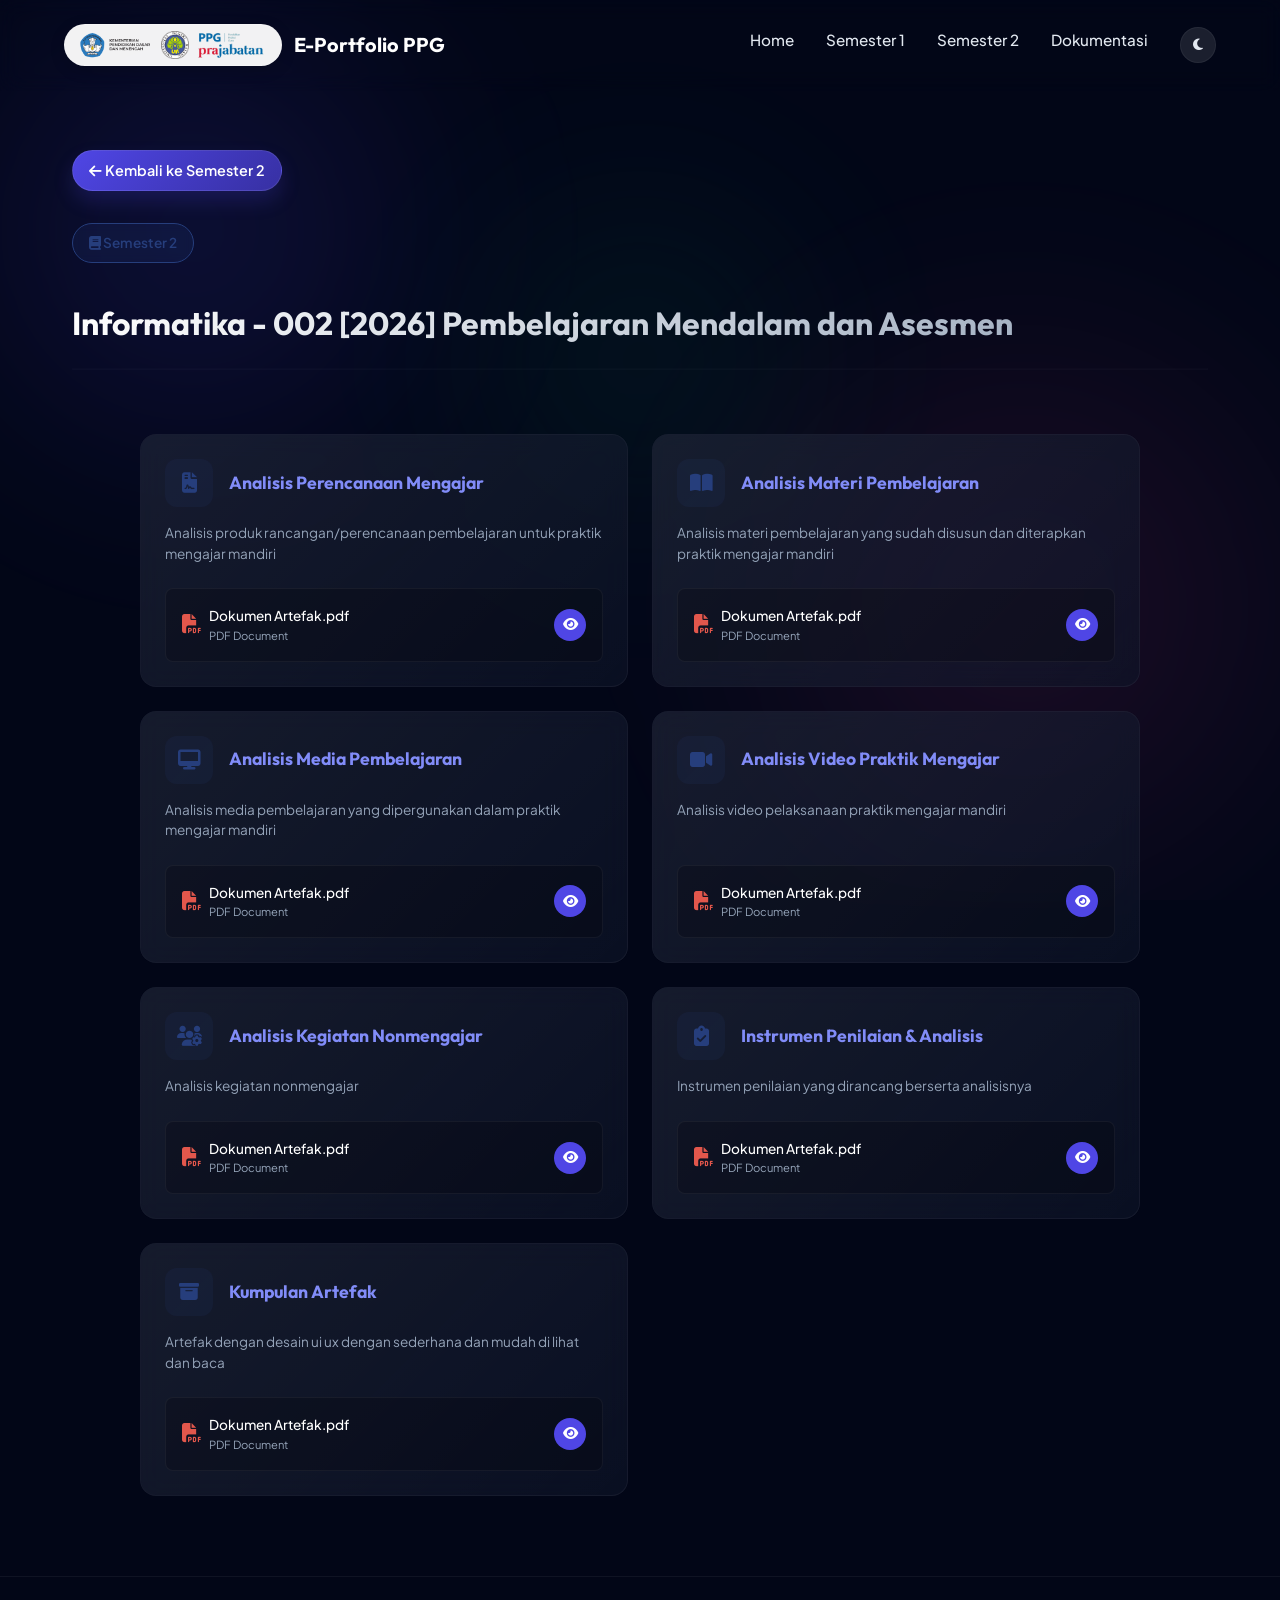
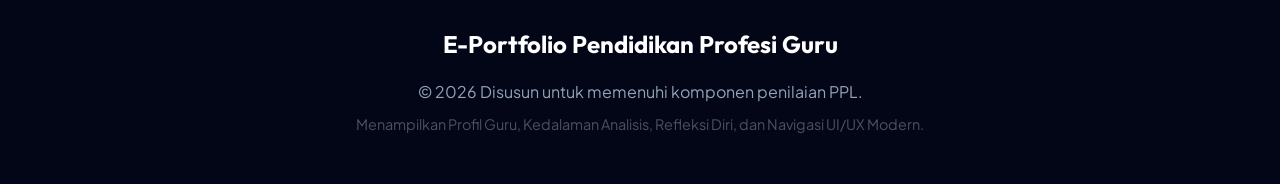
<file: course-pembelajaran.html>
<!DOCTYPE html>
<html lang="id">

<head>
    <meta charset="UTF-8">
    <meta name="viewport" content="width=device-width, initial-scale=1.0">
    <title>Informatika - 002 [2026] Pembelajaran Mendalam dan Asesmen | E-Portfolio PPG</title>

    <!-- Google Fonts -->
    <link rel="preconnect" href="https://fonts.googleapis.com">
    <link rel="preconnect" href="https://fonts.gstatic.com" crossorigin>
    <link
        href="https://fonts.googleapis.com/css2?family=Outfit:wght@300;400;500;600;700;800&family=Plus+Jakarta+Sans:ital,wght@0,300;0,400;0,500;0,600;0,700;1,400&display=swap"
        rel="stylesheet">

    <!-- FontAwesome -->
    <link rel="stylesheet" href="https://cdnjs.cloudflare.com/ajax/libs/font-awesome/6.4.0/css/all.min.css">

    <!-- Custom CSS -->
    <link rel="stylesheet" href="style.css">
</head>

<body>

    <!-- Ambient Background -->
    <div class="ambient-bg">
        <div class="blob blob-1"></div>
        <div class="blob blob-2"></div>
        <div class="blob blob-3"></div>
    </div>

    <!-- Navigation -->
    <nav id="navbar">
        <a href="index.html" class="logo" style="display: flex; align-items: center; gap: 12px; text-decoration: none;">
            <div
                style="display: flex; align-items: center; gap: 8px; background: rgba(255, 255, 255, 0.95); padding: 6px 12px; border-radius: 50px; border: 1px solid rgba(255, 255, 255, 0.2); box-shadow: 0 4px 15px rgba(0, 0, 0, 0.15);">
                <img src="assets/images/Logo%20Kemdikdasmen.png" alt="Kemdikdasmen"
                    style="height: 28px; width: auto; object-fit: contain; display: block;">
                <img src="assets/images/Logo-UM.png" alt="UM"
                    style="height: 28px; width: auto; object-fit: contain; display: block;">
                <img src="assets/images/Logo%20PPG.png" alt="PPG"
                    style="height: 28px; width: auto; object-fit: contain; display: block;">
            </div>
            <span
                style="font-size: 1.25rem; font-weight: 700; color: #fff; font-family: 'Outfit', sans-serif;">E-Portfolio
                PPG</span>
        </a>
        <ul class="nav-links">
            <li><a href="index.html">Home</a></li>
            <li class="dropdown">
                <a href="semester-1.html" class="dropbtn">Semester 1</a>
                <ul class="dropdown-content">
                    <li><a href="e-portfolio-1.html">E-Portfolio 1</a></li>
                    <li><a href="e-portfolio-2.html">E-Portfolio 2</a></li>
                </ul>
            </li>
            <li class="dropdown">
                <a href="semester-2.html" class="dropbtn">Semester 2</a>
                <ul class="dropdown-content">
                    <li><a href="course-ct.html">Computational Thinking</a></li>
                    <li><a href="course-filosofi.html">Filosofi Pendidikan</a></li>
                    <li><a href="course-pemahaman.html">Pemahaman Peserta Didik</a></li>
                    <li><a href="course-pembelajaran.html">Pembelajaran Mendalam</a></li>
                    <li><a href="course-growth.html">Growth Mindset</a></li>
                    <li><a href="course-selektif.html">Mata Kuliah Selektif</a></li>
                </ul>
            </li>
            <li><a href="e-portfolio-2.html#dokumentasi">Dokumentasi</a></li>
            <li>
                <button id="theme-toggle" class="theme-toggle-btn" aria-label="Toggle Theme">
                    <i class="fa-solid fa-moon"></i>
                </button>
            </li>
        </ul>
        <!-- Hamburger Button -->
        <button class="hamburger" id="hamburger-btn" aria-label="Buka Menu" aria-expanded="false">
            <span></span><span></span><span></span>
        </button>
    </nav>

    <!-- Mobile Nav Overlay -->
    <div class="mobile-nav-overlay" id="mobile-overlay"></div>

    <!-- Mobile Nav Drawer -->
    <div class="mobile-nav-drawer" id="mobile-drawer">
        <a href="index.html"><i class="fa-solid fa-house" style="margin-right:0.5rem; color:var(--primary-light);"></i>
            Home</a>
        <div class="mobile-nav-divider"></div>
        <button class="mobile-dropdown-toggle" data-target="mob-sub-semester1"
            onclick="window.location.href=\'semester-1.html\'">
            <span><i class="fa-solid fa-folder-open" style="margin-right:0.5rem; color:var(--secondary);"></i> Semester
                1</span>
            <i class="fa-solid fa-chevron-down"></i>
        </button>
        <div class="mobile-submenu" id="mob-sub-semester1">
            <a href="e-portfolio-1.html">E-Portfolio 1</a>
            <a href="e-portfolio-2.html">E-Portfolio 2</a>
        </div>
        <button class="mobile-dropdown-toggle" data-target="mob-sub-semester2"
            onclick="window.location.href='semester-2.html'">
            <span><i class="fa-solid fa-folder" style="margin-right:0.5rem; color:#10b981;"></i> Semester 2</span>
        </button>
        <div class="mobile-submenu" id="mob-sub-semester2">
            <a href="course-ct.html">Computational Thinking</a>
            <a href="course-filosofi.html">Filosofi Pendidikan</a>
            <a href="course-pemahaman.html">Pemahaman Peserta Didik</a>
            <a href="course-pembelajaran.html">Pembelajaran Mendalam</a>
            <a href="course-growth.html">Growth Mindset</a>
            <a href="course-selektif.html">Mata Kuliah Selektif</a>
        </div>
        <a href="e-portfolio-2.html#dokumentasi"><i class="fa-solid fa-images"
                style="margin-right:0.5rem; color:var(--warning);"></i> Dokumentasi</a>
        <div class="mobile-nav-divider"></div>
        <div class="mobile-theme-row">
            <span><i class="fa-solid fa-circle-half-stroke" style="margin-right:0.5rem;"></i> Mode Tampilan</span>
            <button id="theme-toggle-mobile" class="theme-toggle-btn" aria-label="Toggle Theme Mobile">
                <i class="fa-solid fa-moon"></i>
            </button>
        </div>
    </div>

    <!-- Course Detail Section -->
    <div class="container" style="margin-top: 150px; margin-bottom: 5rem;">
        <a href="semester-2.html" class="btn-primary"
            style="display: inline-block; padding: 0.5rem 1rem; border-radius: 50px; text-decoration: none; margin-bottom: 2rem; font-size: 0.9rem;">
            <i class="fa-solid fa-arrow-left"></i> Kembali ke Semester 2
        </a>

        <div class="section-header" style="text-align: left; max-width: 100%;">
            <span class="badge" style="background: #263e7c33; color: #263e7c; border: 1px solid #263e7c;"><i
                    class="fa-solid fa-book"></i> Semester 2</span>
            <h2 class="section-title" style="font-size: 2rem; margin-top: 1rem; line-height: 1.3;">Informatika -
                002 [2026] Pembelajaran Mendalam dan Asesmen</h2>
            <hr style="border-color: var(--glass-border); margin-top: 1.5rem; opacity: 0.5;">
        </div>

        <div style="display: grid; grid-template-columns: repeat(auto-fill, minmax(320px, 1fr)); gap: 1.5rem; max-width: 1000px; margin: 0 auto;">

            <div class="glass-card" style="display: flex; flex-direction: column; justify-content: space-between; padding: 1.5rem; border-radius: 16px; transition: transform 0.3s ease, box-shadow 0.3s ease; cursor: pointer;" onmouseover="this.style.transform='translateY(-5px)'; this.style.boxShadow='0 10px 25px rgba(0,0,0,0.2)';" onmouseout="this.style.transform='translateY(0)'; this.style.boxShadow='none';">
                <div>
                    <div style="display: flex; align-items: center; gap: 1rem; margin-bottom: 1rem;">
                        <div style="width: 48px; height: 48px; border-radius: 12px; background: #263e7c22; display: flex; align-items: center; justify-content: center; color: #263e7c; font-size: 1.25rem; flex-shrink: 0;">
                            <i class="fa-solid fa-file-contract"></i>
                        </div>
                        <h3 style="font-size: 1.1rem; margin: 0; color: var(--primary-light); line-height: 1.3;">Analisis Perencanaan Mengajar</h3>
                    </div>
                    <p style="color: var(--text-muted); font-size: 0.85rem; margin-bottom: 1.5rem; line-height: 1.5;">Analisis produk rancangan/perencanaan pembelajaran untuk praktik mengajar mandiri</p>
                </div>
                
                <div style="background: rgba(0,0,0,0.2); border-radius: 8px; padding: 1rem; display: flex; align-items: center; justify-content: space-between; border: 1px solid rgba(255,255,255,0.05);">
                    <div style="display: flex; align-items: center; gap: 0.5rem;">
                        <i class="fa-solid fa-file-pdf" style="color: #e2574c; font-size: 1.2rem;"></i>
                        <div style="display: flex; flex-direction: column;">
                            <span style="font-size: 0.85rem; color: #fff; font-weight: 500;">Dokumen Artefak.pdf</span>
                            <span style="font-size: 0.7rem; color: var(--text-muted);">PDF Document</span>
                        </div>
                    </div>
                    <a href="#" target="_blank" style="display: inline-flex; align-items: center; justify-content: center; width: 32px; height: 32px; background: var(--primary); color: white; border-radius: 50%; text-decoration: none; font-size: 0.85rem; transition: background 0.3s ease;" onmouseover="this.style.background='var(--primary-dark)'" onmouseout="this.style.background='var(--primary)'" title="Lihat PDF"><i class="fa-solid fa-eye"></i></a>
                </div>
            </div>
            <div class="glass-card" style="display: flex; flex-direction: column; justify-content: space-between; padding: 1.5rem; border-radius: 16px; transition: transform 0.3s ease, box-shadow 0.3s ease; cursor: pointer;" onmouseover="this.style.transform='translateY(-5px)'; this.style.boxShadow='0 10px 25px rgba(0,0,0,0.2)';" onmouseout="this.style.transform='translateY(0)'; this.style.boxShadow='none';">
                <div>
                    <div style="display: flex; align-items: center; gap: 1rem; margin-bottom: 1rem;">
                        <div style="width: 48px; height: 48px; border-radius: 12px; background: #263e7c22; display: flex; align-items: center; justify-content: center; color: #263e7c; font-size: 1.25rem; flex-shrink: 0;">
                            <i class="fa-solid fa-book-open"></i>
                        </div>
                        <h3 style="font-size: 1.1rem; margin: 0; color: var(--primary-light); line-height: 1.3;">Analisis Materi Pembelajaran</h3>
                    </div>
                    <p style="color: var(--text-muted); font-size: 0.85rem; margin-bottom: 1.5rem; line-height: 1.5;">Analisis materi pembelajaran yang sudah disusun dan diterapkan praktik mengajar mandiri</p>
                </div>
                
                <div style="background: rgba(0,0,0,0.2); border-radius: 8px; padding: 1rem; display: flex; align-items: center; justify-content: space-between; border: 1px solid rgba(255,255,255,0.05);">
                    <div style="display: flex; align-items: center; gap: 0.5rem;">
                        <i class="fa-solid fa-file-pdf" style="color: #e2574c; font-size: 1.2rem;"></i>
                        <div style="display: flex; flex-direction: column;">
                            <span style="font-size: 0.85rem; color: #fff; font-weight: 500;">Dokumen Artefak.pdf</span>
                            <span style="font-size: 0.7rem; color: var(--text-muted);">PDF Document</span>
                        </div>
                    </div>
                    <a href="#" target="_blank" style="display: inline-flex; align-items: center; justify-content: center; width: 32px; height: 32px; background: var(--primary); color: white; border-radius: 50%; text-decoration: none; font-size: 0.85rem; transition: background 0.3s ease;" onmouseover="this.style.background='var(--primary-dark)'" onmouseout="this.style.background='var(--primary)'" title="Lihat PDF"><i class="fa-solid fa-eye"></i></a>
                </div>
            </div>
            <div class="glass-card" style="display: flex; flex-direction: column; justify-content: space-between; padding: 1.5rem; border-radius: 16px; transition: transform 0.3s ease, box-shadow 0.3s ease; cursor: pointer;" onmouseover="this.style.transform='translateY(-5px)'; this.style.boxShadow='0 10px 25px rgba(0,0,0,0.2)';" onmouseout="this.style.transform='translateY(0)'; this.style.boxShadow='none';">
                <div>
                    <div style="display: flex; align-items: center; gap: 1rem; margin-bottom: 1rem;">
                        <div style="width: 48px; height: 48px; border-radius: 12px; background: #263e7c22; display: flex; align-items: center; justify-content: center; color: #263e7c; font-size: 1.25rem; flex-shrink: 0;">
                            <i class="fa-solid fa-desktop"></i>
                        </div>
                        <h3 style="font-size: 1.1rem; margin: 0; color: var(--primary-light); line-height: 1.3;">Analisis Media Pembelajaran</h3>
                    </div>
                    <p style="color: var(--text-muted); font-size: 0.85rem; margin-bottom: 1.5rem; line-height: 1.5;">Analisis media pembelajaran yang dipergunakan dalam praktik mengajar mandiri</p>
                </div>
                
                <div style="background: rgba(0,0,0,0.2); border-radius: 8px; padding: 1rem; display: flex; align-items: center; justify-content: space-between; border: 1px solid rgba(255,255,255,0.05);">
                    <div style="display: flex; align-items: center; gap: 0.5rem;">
                        <i class="fa-solid fa-file-pdf" style="color: #e2574c; font-size: 1.2rem;"></i>
                        <div style="display: flex; flex-direction: column;">
                            <span style="font-size: 0.85rem; color: #fff; font-weight: 500;">Dokumen Artefak.pdf</span>
                            <span style="font-size: 0.7rem; color: var(--text-muted);">PDF Document</span>
                        </div>
                    </div>
                    <a href="#" target="_blank" style="display: inline-flex; align-items: center; justify-content: center; width: 32px; height: 32px; background: var(--primary); color: white; border-radius: 50%; text-decoration: none; font-size: 0.85rem; transition: background 0.3s ease;" onmouseover="this.style.background='var(--primary-dark)'" onmouseout="this.style.background='var(--primary)'" title="Lihat PDF"><i class="fa-solid fa-eye"></i></a>
                </div>
            </div>
            <div class="glass-card" style="display: flex; flex-direction: column; justify-content: space-between; padding: 1.5rem; border-radius: 16px; transition: transform 0.3s ease, box-shadow 0.3s ease; cursor: pointer;" onmouseover="this.style.transform='translateY(-5px)'; this.style.boxShadow='0 10px 25px rgba(0,0,0,0.2)';" onmouseout="this.style.transform='translateY(0)'; this.style.boxShadow='none';">
                <div>
                    <div style="display: flex; align-items: center; gap: 1rem; margin-bottom: 1rem;">
                        <div style="width: 48px; height: 48px; border-radius: 12px; background: #263e7c22; display: flex; align-items: center; justify-content: center; color: #263e7c; font-size: 1.25rem; flex-shrink: 0;">
                            <i class="fa-solid fa-video"></i>
                        </div>
                        <h3 style="font-size: 1.1rem; margin: 0; color: var(--primary-light); line-height: 1.3;">Analisis Video Praktik Mengajar</h3>
                    </div>
                    <p style="color: var(--text-muted); font-size: 0.85rem; margin-bottom: 1.5rem; line-height: 1.5;">Analisis video pelaksanaan praktik mengajar mandiri</p>
                </div>
                
                <div style="background: rgba(0,0,0,0.2); border-radius: 8px; padding: 1rem; display: flex; align-items: center; justify-content: space-between; border: 1px solid rgba(255,255,255,0.05);">
                    <div style="display: flex; align-items: center; gap: 0.5rem;">
                        <i class="fa-solid fa-file-pdf" style="color: #e2574c; font-size: 1.2rem;"></i>
                        <div style="display: flex; flex-direction: column;">
                            <span style="font-size: 0.85rem; color: #fff; font-weight: 500;">Dokumen Artefak.pdf</span>
                            <span style="font-size: 0.7rem; color: var(--text-muted);">PDF Document</span>
                        </div>
                    </div>
                    <a href="#" target="_blank" style="display: inline-flex; align-items: center; justify-content: center; width: 32px; height: 32px; background: var(--primary); color: white; border-radius: 50%; text-decoration: none; font-size: 0.85rem; transition: background 0.3s ease;" onmouseover="this.style.background='var(--primary-dark)'" onmouseout="this.style.background='var(--primary)'" title="Lihat PDF"><i class="fa-solid fa-eye"></i></a>
                </div>
            </div>
            <div class="glass-card" style="display: flex; flex-direction: column; justify-content: space-between; padding: 1.5rem; border-radius: 16px; transition: transform 0.3s ease, box-shadow 0.3s ease; cursor: pointer;" onmouseover="this.style.transform='translateY(-5px)'; this.style.boxShadow='0 10px 25px rgba(0,0,0,0.2)';" onmouseout="this.style.transform='translateY(0)'; this.style.boxShadow='none';">
                <div>
                    <div style="display: flex; align-items: center; gap: 1rem; margin-bottom: 1rem;">
                        <div style="width: 48px; height: 48px; border-radius: 12px; background: #263e7c22; display: flex; align-items: center; justify-content: center; color: #263e7c; font-size: 1.25rem; flex-shrink: 0;">
                            <i class="fa-solid fa-users-gear"></i>
                        </div>
                        <h3 style="font-size: 1.1rem; margin: 0; color: var(--primary-light); line-height: 1.3;">Analisis Kegiatan Nonmengajar</h3>
                    </div>
                    <p style="color: var(--text-muted); font-size: 0.85rem; margin-bottom: 1.5rem; line-height: 1.5;">Analisis kegiatan nonmengajar</p>
                </div>
                
                <div style="background: rgba(0,0,0,0.2); border-radius: 8px; padding: 1rem; display: flex; align-items: center; justify-content: space-between; border: 1px solid rgba(255,255,255,0.05);">
                    <div style="display: flex; align-items: center; gap: 0.5rem;">
                        <i class="fa-solid fa-file-pdf" style="color: #e2574c; font-size: 1.2rem;"></i>
                        <div style="display: flex; flex-direction: column;">
                            <span style="font-size: 0.85rem; color: #fff; font-weight: 500;">Dokumen Artefak.pdf</span>
                            <span style="font-size: 0.7rem; color: var(--text-muted);">PDF Document</span>
                        </div>
                    </div>
                    <a href="#" target="_blank" style="display: inline-flex; align-items: center; justify-content: center; width: 32px; height: 32px; background: var(--primary); color: white; border-radius: 50%; text-decoration: none; font-size: 0.85rem; transition: background 0.3s ease;" onmouseover="this.style.background='var(--primary-dark)'" onmouseout="this.style.background='var(--primary)'" title="Lihat PDF"><i class="fa-solid fa-eye"></i></a>
                </div>
            </div>
            <div class="glass-card" style="display: flex; flex-direction: column; justify-content: space-between; padding: 1.5rem; border-radius: 16px; transition: transform 0.3s ease, box-shadow 0.3s ease; cursor: pointer;" onmouseover="this.style.transform='translateY(-5px)'; this.style.boxShadow='0 10px 25px rgba(0,0,0,0.2)';" onmouseout="this.style.transform='translateY(0)'; this.style.boxShadow='none';">
                <div>
                    <div style="display: flex; align-items: center; gap: 1rem; margin-bottom: 1rem;">
                        <div style="width: 48px; height: 48px; border-radius: 12px; background: #263e7c22; display: flex; align-items: center; justify-content: center; color: #263e7c; font-size: 1.25rem; flex-shrink: 0;">
                            <i class="fa-solid fa-clipboard-check"></i>
                        </div>
                        <h3 style="font-size: 1.1rem; margin: 0; color: var(--primary-light); line-height: 1.3;">Instrumen Penilaian & Analisis</h3>
                    </div>
                    <p style="color: var(--text-muted); font-size: 0.85rem; margin-bottom: 1.5rem; line-height: 1.5;">Instrumen penilaian yang dirancang berserta analisisnya</p>
                </div>
                
                <div style="background: rgba(0,0,0,0.2); border-radius: 8px; padding: 1rem; display: flex; align-items: center; justify-content: space-between; border: 1px solid rgba(255,255,255,0.05);">
                    <div style="display: flex; align-items: center; gap: 0.5rem;">
                        <i class="fa-solid fa-file-pdf" style="color: #e2574c; font-size: 1.2rem;"></i>
                        <div style="display: flex; flex-direction: column;">
                            <span style="font-size: 0.85rem; color: #fff; font-weight: 500;">Dokumen Artefak.pdf</span>
                            <span style="font-size: 0.7rem; color: var(--text-muted);">PDF Document</span>
                        </div>
                    </div>
                    <a href="#" target="_blank" style="display: inline-flex; align-items: center; justify-content: center; width: 32px; height: 32px; background: var(--primary); color: white; border-radius: 50%; text-decoration: none; font-size: 0.85rem; transition: background 0.3s ease;" onmouseover="this.style.background='var(--primary-dark)'" onmouseout="this.style.background='var(--primary)'" title="Lihat PDF"><i class="fa-solid fa-eye"></i></a>
                </div>
            </div>
            <div class="glass-card" style="display: flex; flex-direction: column; justify-content: space-between; padding: 1.5rem; border-radius: 16px; transition: transform 0.3s ease, box-shadow 0.3s ease; cursor: pointer;" onmouseover="this.style.transform='translateY(-5px)'; this.style.boxShadow='0 10px 25px rgba(0,0,0,0.2)';" onmouseout="this.style.transform='translateY(0)'; this.style.boxShadow='none';">
                <div>
                    <div style="display: flex; align-items: center; gap: 1rem; margin-bottom: 1rem;">
                        <div style="width: 48px; height: 48px; border-radius: 12px; background: #263e7c22; display: flex; align-items: center; justify-content: center; color: #263e7c; font-size: 1.25rem; flex-shrink: 0;">
                            <i class="fa-solid fa-box-archive"></i>
                        </div>
                        <h3 style="font-size: 1.1rem; margin: 0; color: var(--primary-light); line-height: 1.3;">Kumpulan Artefak</h3>
                    </div>
                    <p style="color: var(--text-muted); font-size: 0.85rem; margin-bottom: 1.5rem; line-height: 1.5;">Artefak dengan desain ui ux dengan sederhana dan mudah di lihat dan baca</p>
                </div>
                
                <div style="background: rgba(0,0,0,0.2); border-radius: 8px; padding: 1rem; display: flex; align-items: center; justify-content: space-between; border: 1px solid rgba(255,255,255,0.05);">
                    <div style="display: flex; align-items: center; gap: 0.5rem;">
                        <i class="fa-solid fa-file-pdf" style="color: #e2574c; font-size: 1.2rem;"></i>
                        <div style="display: flex; flex-direction: column;">
                            <span style="font-size: 0.85rem; color: #fff; font-weight: 500;">Dokumen Artefak.pdf</span>
                            <span style="font-size: 0.7rem; color: var(--text-muted);">PDF Document</span>
                        </div>
                    </div>
                    <a href="#" target="_blank" style="display: inline-flex; align-items: center; justify-content: center; width: 32px; height: 32px; background: var(--primary); color: white; border-radius: 50%; text-decoration: none; font-size: 0.85rem; transition: background 0.3s ease;" onmouseover="this.style.background='var(--primary-dark)'" onmouseout="this.style.background='var(--primary)'" title="Lihat PDF"><i class="fa-solid fa-eye"></i></a>
                </div>
            </div>
        </div>
    </div>
    <footer>
        <div class="container">
            <h3 style="font-family: 'Outfit', sans-serif; font-size: 1.5rem; margin-bottom: 1rem;">E-Portfolio
                Pendidikan Profesi Guru</h3>
            <p>&copy; 2026 Disusun untuk memenuhi komponen penilaian PPL.</p>
            <p style="margin-top: 0.5rem; font-size: 0.9rem; color: rgba(255,255,255,0.3);">
                Menampilkan Profil Guru, Kedalaman Analisis, Refleksi Diri, dan Navigasi UI/UX Modern.
            </p>
        </div>
    </footer>

    <script>
        // Theme Toggle Logic
        const themeToggle = document.getElementById('theme-toggle');
        const htmlElement = document.documentElement;
        const icon = themeToggle.querySelector('i');

        const savedTheme = localStorage.getItem('theme');
        if (savedTheme === 'light') {
            htmlElement.setAttribute('data-theme', 'light');
            icon.classList.remove('fa-moon');
            icon.classList.add('fa-sun');
        }

        themeToggle.addEventListener('click', () => {
            if (htmlElement.getAttribute('data-theme') === 'light') {
                htmlElement.removeAttribute('data-theme');
                localStorage.setItem('theme', 'dark');
                icon.classList.remove('fa-sun');
                icon.classList.add('fa-moon');
            } else {
                htmlElement.setAttribute('data-theme', 'light');
                localStorage.setItem('theme', 'light');
                icon.classList.remove('fa-moon');
                icon.classList.add('fa-sun');
            }
        });

        // Navbar Scroll Effect
        window.addEventListener('scroll', () => {
            const nav = document.getElementById('navbar');
            if (window.scrollY > 50) {
                nav.classList.add('scrolled');
            } else {
                nav.classList.remove('scrolled');
            }
        });

        // Smooth scroll for anchor links
        document.querySelectorAll('a[href^="#"]').forEach(anchor => {
            anchor.addEventListener('click', function (e) {
                e.preventDefault();
                document.querySelector(this.getAttribute('href')).scrollIntoView({
                    behavior: 'smooth'
                });
            });
        });

        // ---- Mobile Hamburger Menu ----
        const hamburgerBtn = document.getElementById('hamburger-btn');
        const mobileDrawer = document.getElementById('mobile-drawer');
        const mobileOverlay = document.getElementById('mobile-overlay');

        function openDrawer() {
            hamburgerBtn.classList.add('open');
            hamburgerBtn.setAttribute('aria-expanded', 'true');
            mobileDrawer.classList.add('open');
            mobileOverlay.classList.add('active');
            document.body.style.overflow = 'hidden';
        }

        function closeDrawer() {
            hamburgerBtn.classList.remove('open');
            hamburgerBtn.setAttribute('aria-expanded', 'false');
            mobileDrawer.classList.remove('open');
            mobileOverlay.classList.remove('active');
            document.body.style.overflow = '';
        }

        hamburgerBtn.addEventListener('click', () => {
            if (mobileDrawer.classList.contains('open')) {
                closeDrawer();
            } else {
                openDrawer();
            }
        });

        mobileOverlay.addEventListener('click', closeDrawer);

        // Mobile dropdown toggles inside drawer
        document.querySelectorAll('.mobile-dropdown-toggle').forEach(btn => {
            btn.addEventListener('click', () => {
                const targetId = btn.dataset.target;
                const submenu = document.getElementById(targetId);
                const isOpen = btn.classList.contains('open');
                // Close all others
                document.querySelectorAll('.mobile-dropdown-toggle').forEach(b => b.classList.remove('open'));
                document.querySelectorAll('.mobile-submenu').forEach(m => m.classList.remove('open'));
                if (!isOpen) {
                    btn.classList.add('open');
                    submenu.classList.add('open');
                }
            });
        });

        // Close drawer when a mobile nav link is clicked
        mobileDrawer.querySelectorAll('a').forEach(link => {
            link.addEventListener('click', closeDrawer);
        });

        // Sync mobile theme toggle with desktop theme toggle
        const themeToggleMobile = document.getElementById('theme-toggle-mobile');
        if (themeToggleMobile) {
            const mobileIcon = themeToggleMobile.querySelector('i');
            if (savedTheme === 'light') {
                mobileIcon.classList.replace('fa-moon', 'fa-sun');
            }
            themeToggleMobile.addEventListener('click', () => {
                themeToggle.click();
                const isDark = !htmlElement.hasAttribute('data-theme');
                mobileIcon.classList.toggle('fa-moon', isDark);
                mobileIcon.classList.toggle('fa-sun', !isDark);
            });
        }
    </script>
</body>

</html>
</file>
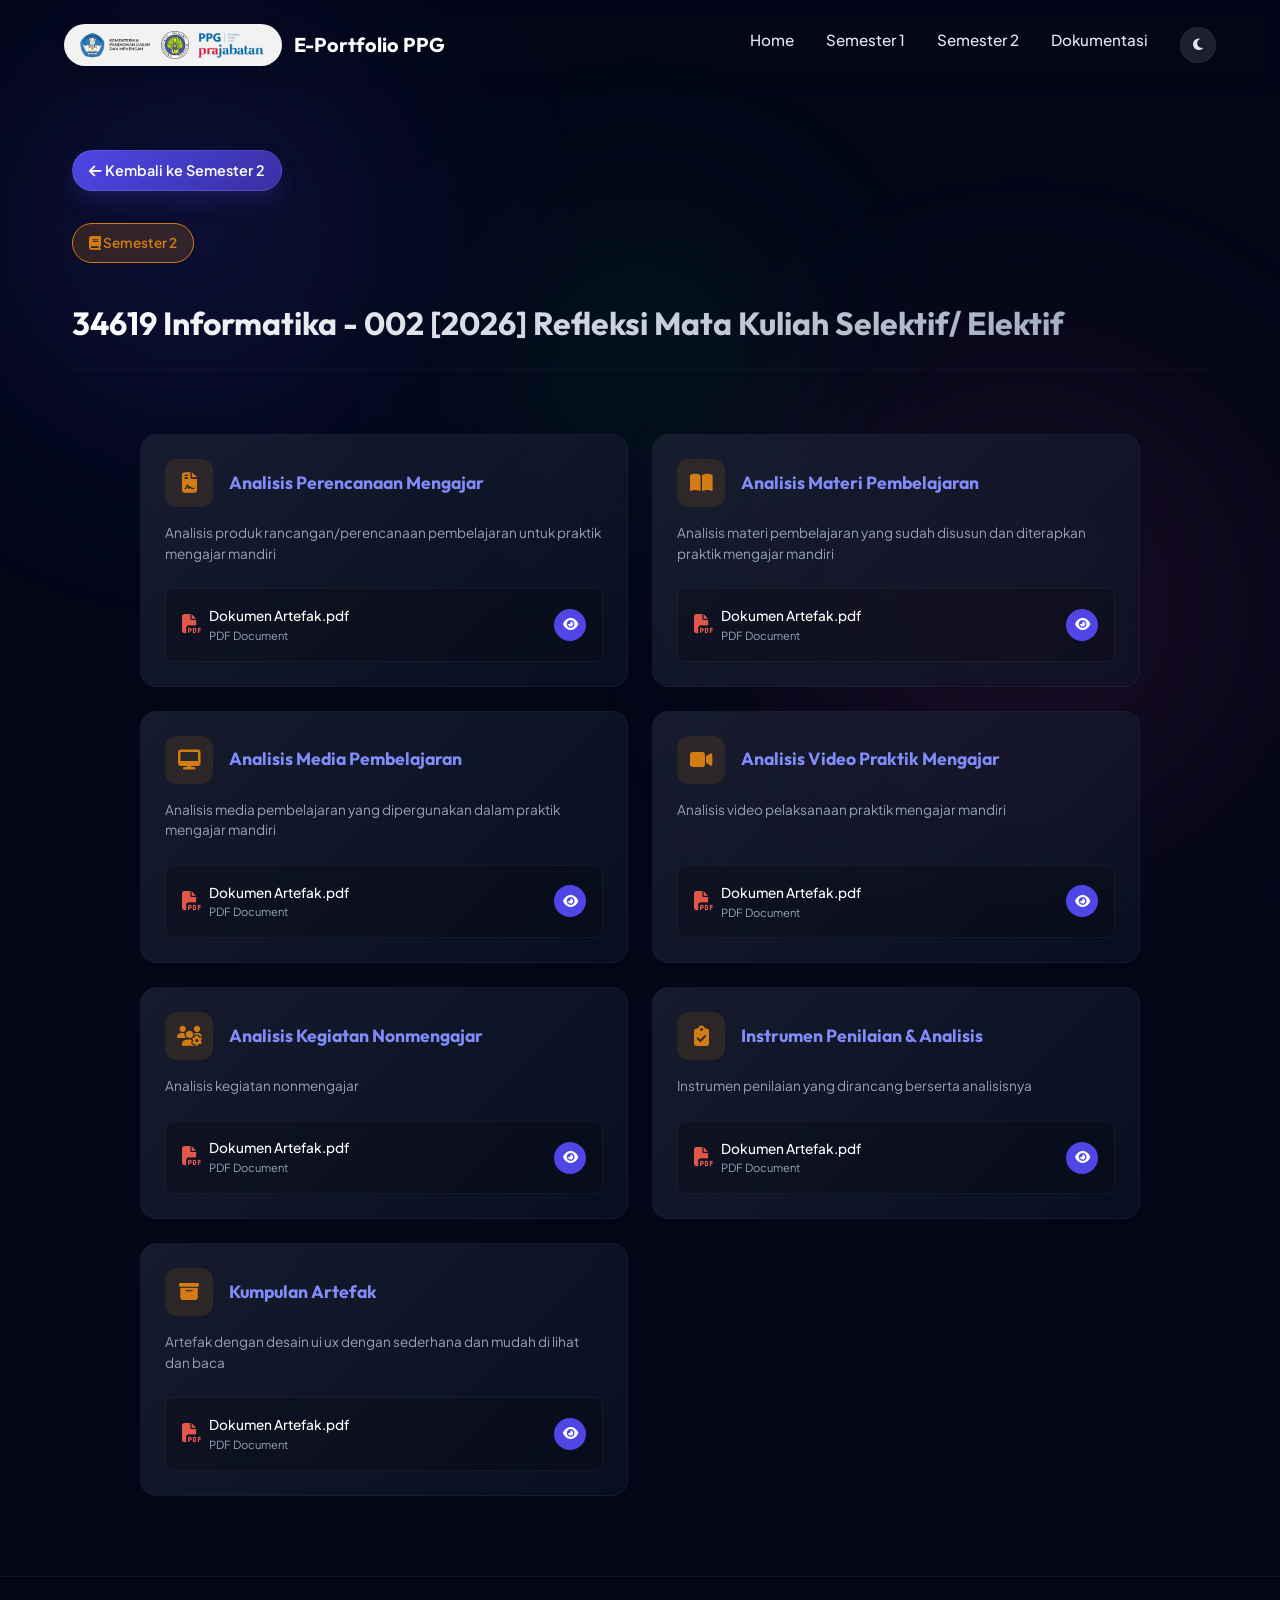
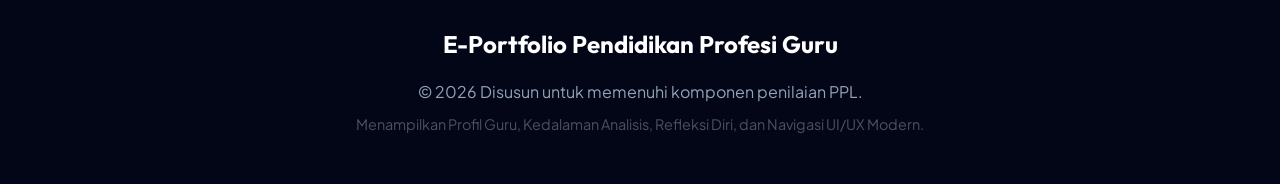
<file: course-selektif.html>
<!DOCTYPE html>
<html lang="id">
<head>
    <meta charset="UTF-8">
    <meta name="viewport" content="width=device-width, initial-scale=1.0">
    <title>34619 Informatika - 002 [2026] Refleksi Mata Kuliah Selektif/ Elektif | E-Portfolio PPG</title>
    
    <!-- Google Fonts -->
    <link rel="preconnect" href="https://fonts.googleapis.com">
    <link rel="preconnect" href="https://fonts.gstatic.com" crossorigin>
    <link href="https://fonts.googleapis.com/css2?family=Outfit:wght@300;400;500;600;700;800&family=Plus+Jakarta+Sans:ital,wght@0,300;0,400;0,500;0,600;0,700;1,400&display=swap" rel="stylesheet">
    
    <!-- FontAwesome -->
    <link rel="stylesheet" href="https://cdnjs.cloudflare.com/ajax/libs/font-awesome/6.4.0/css/all.min.css">

    <!-- Custom CSS -->
    <link rel="stylesheet" href="style.css">
</head>
<body>

    <!-- Ambient Background -->
    <div class="ambient-bg">
        <div class="blob blob-1"></div>
        <div class="blob blob-2"></div>
        <div class="blob blob-3"></div>
    </div>

    <!-- Navigation -->
    <nav id="navbar">
        <a href="index.html" class="logo" style="display: flex; align-items: center; gap: 12px; text-decoration: none;">
            <div style="display: flex; align-items: center; gap: 8px; background: rgba(255, 255, 255, 0.95); padding: 6px 12px; border-radius: 50px; border: 1px solid rgba(255, 255, 255, 0.2); box-shadow: 0 4px 15px rgba(0, 0, 0, 0.15);">
                <img src="assets/images/Logo%20Kemdikdasmen.png" alt="Kemdikdasmen" style="height: 28px; width: auto; object-fit: contain; display: block;">
                <img src="assets/images/Logo-UM.png" alt="UM" style="height: 28px; width: auto; object-fit: contain; display: block;">
                <img src="assets/images/Logo%20PPG.png" alt="PPG" style="height: 28px; width: auto; object-fit: contain; display: block;">
            </div>
            <span style="font-size: 1.25rem; font-weight: 700; color: #fff; font-family: 'Outfit', sans-serif;">E-Portfolio PPG</span>
        </a>
                        <ul class="nav-links">
            <li><a href="index.html">Home</a></li>
            <li class="dropdown">
                <a href="semester-1.html" class="dropbtn">Semester 1</a>
                <ul class="dropdown-content">
                    <li><a href="e-portfolio-1.html">E-Portfolio 1</a></li>
                    <li><a href="e-portfolio-2.html">E-Portfolio 2</a></li>
                </ul>
            </li>
            <li class="dropdown">
                <a href="semester-2.html" class="dropbtn">Semester 2</a>
                <ul class="dropdown-content">
                    <li><a href="course-ct.html">Computational Thinking</a></li>
                    <li><a href="course-filosofi.html">Filosofi Pendidikan</a></li>
                    <li><a href="course-pemahaman.html">Pemahaman Peserta Didik</a></li>
                    <li><a href="course-pembelajaran.html">Pembelajaran Mendalam</a></li>
                    <li><a href="course-growth.html">Growth Mindset</a></li>
                    <li><a href="course-selektif.html">Mata Kuliah Selektif</a></li>
                </ul>
            </li>
            <li><a href="e-portfolio-2.html#dokumentasi">Dokumentasi</a></li>
            <li>
                <button id="theme-toggle" class="theme-toggle-btn" aria-label="Toggle Theme">
                    <i class="fa-solid fa-moon"></i>
                </button>
            </li>
        </ul>
        <!-- Hamburger Button -->
        <button class="hamburger" id="hamburger-btn" aria-label="Buka Menu" aria-expanded="false">
            <span></span><span></span><span></span>
        </button>
    </nav>

    <!-- Mobile Nav Overlay -->
    <div class="mobile-nav-overlay" id="mobile-overlay"></div>

    <!-- Mobile Nav Drawer -->
        <div class="mobile-nav-drawer" id="mobile-drawer">
        <a href="index.html"><i class="fa-solid fa-house" style="margin-right:0.5rem; color:var(--primary-light);"></i> Home</a>
        <div class="mobile-nav-divider"></div>
        <button class="mobile-dropdown-toggle" data-target="mob-sub-semester1" onclick="window.location.href=\'semester-1.html\'">
            <span><i class="fa-solid fa-folder-open" style="margin-right:0.5rem; color:var(--secondary);"></i> Semester 1</span>
            <i class="fa-solid fa-chevron-down"></i>
        </button>
        <div class="mobile-submenu" id="mob-sub-semester1">
            <a href="e-portfolio-1.html">E-Portfolio 1</a>
            <a href="e-portfolio-2.html">E-Portfolio 2</a>
        </div>
        <button class="mobile-dropdown-toggle" data-target="mob-sub-semester2" onclick="window.location.href='semester-2.html'">
            <span><i class="fa-solid fa-folder" style="margin-right:0.5rem; color:#10b981;"></i> Semester 2</span>
        </button>
        <div class="mobile-submenu" id="mob-sub-semester2">
            <a href="course-ct.html">Computational Thinking</a>
            <a href="course-filosofi.html">Filosofi Pendidikan</a>
            <a href="course-pemahaman.html">Pemahaman Peserta Didik</a>
            <a href="course-pembelajaran.html">Pembelajaran Mendalam</a>
            <a href="course-growth.html">Growth Mindset</a>
            <a href="course-selektif.html">Mata Kuliah Selektif</a>
        </div>
        <a href="e-portfolio-2.html#dokumentasi"><i class="fa-solid fa-images" style="margin-right:0.5rem; color:var(--warning);"></i> Dokumentasi</a>
        <div class="mobile-nav-divider"></div>
        <div class="mobile-theme-row">
            <span><i class="fa-solid fa-circle-half-stroke" style="margin-right:0.5rem;"></i> Mode Tampilan</span>
            <button id="theme-toggle-mobile" class="theme-toggle-btn" aria-label="Toggle Theme Mobile">
                <i class="fa-solid fa-moon"></i>
            </button>
        </div>
    </div>

    <!-- Course Detail Section -->
    <div class="container" style="margin-top: 150px; margin-bottom: 5rem;">
        <a href="semester-2.html" class="btn-primary" style="display: inline-block; padding: 0.5rem 1rem; border-radius: 50px; text-decoration: none; margin-bottom: 2rem; font-size: 0.9rem;">
            <i class="fa-solid fa-arrow-left"></i> Kembali ke Semester 2
        </a>
        
        <div class="section-header" style="text-align: left; max-width: 100%;">
            <span class="badge" style="background: #d17c1433; color: #d17c14; border: 1px solid #d17c14;"><i class="fa-solid fa-book"></i> Semester 2</span>
            <h2 class="section-title" style="font-size: 2rem; margin-top: 1rem; line-height: 1.3;">34619 Informatika - 002 [2026] Refleksi Mata Kuliah Selektif/ Elektif</h2>
            <hr style="border-color: var(--glass-border); margin-top: 1.5rem; opacity: 0.5;">
        </div>

        <div style="display: grid; grid-template-columns: repeat(auto-fill, minmax(320px, 1fr)); gap: 1.5rem; max-width: 1000px; margin: 0 auto;">

            <div class="glass-card" style="display: flex; flex-direction: column; justify-content: space-between; padding: 1.5rem; border-radius: 16px; transition: transform 0.3s ease, box-shadow 0.3s ease; cursor: pointer;" onmouseover="this.style.transform='translateY(-5px)'; this.style.boxShadow='0 10px 25px rgba(0,0,0,0.2)';" onmouseout="this.style.transform='translateY(0)'; this.style.boxShadow='none';">
                <div>
                    <div style="display: flex; align-items: center; gap: 1rem; margin-bottom: 1rem;">
                        <div style="width: 48px; height: 48px; border-radius: 12px; background: #d17c1422; display: flex; align-items: center; justify-content: center; color: #d17c14; font-size: 1.25rem; flex-shrink: 0;">
                            <i class="fa-solid fa-file-contract"></i>
                        </div>
                        <h3 style="font-size: 1.1rem; margin: 0; color: var(--primary-light); line-height: 1.3;">Analisis Perencanaan Mengajar</h3>
                    </div>
                    <p style="color: var(--text-muted); font-size: 0.85rem; margin-bottom: 1.5rem; line-height: 1.5;">Analisis produk rancangan/perencanaan pembelajaran untuk praktik mengajar mandiri</p>
                </div>
                
                <div style="background: rgba(0,0,0,0.2); border-radius: 8px; padding: 1rem; display: flex; align-items: center; justify-content: space-between; border: 1px solid rgba(255,255,255,0.05);">
                    <div style="display: flex; align-items: center; gap: 0.5rem;">
                        <i class="fa-solid fa-file-pdf" style="color: #e2574c; font-size: 1.2rem;"></i>
                        <div style="display: flex; flex-direction: column;">
                            <span style="font-size: 0.85rem; color: #fff; font-weight: 500;">Dokumen Artefak.pdf</span>
                            <span style="font-size: 0.7rem; color: var(--text-muted);">PDF Document</span>
                        </div>
                    </div>
                    <a href="#" target="_blank" style="display: inline-flex; align-items: center; justify-content: center; width: 32px; height: 32px; background: var(--primary); color: white; border-radius: 50%; text-decoration: none; font-size: 0.85rem; transition: background 0.3s ease;" onmouseover="this.style.background='var(--primary-dark)'" onmouseout="this.style.background='var(--primary)'" title="Lihat PDF"><i class="fa-solid fa-eye"></i></a>
                </div>
            </div>
            <div class="glass-card" style="display: flex; flex-direction: column; justify-content: space-between; padding: 1.5rem; border-radius: 16px; transition: transform 0.3s ease, box-shadow 0.3s ease; cursor: pointer;" onmouseover="this.style.transform='translateY(-5px)'; this.style.boxShadow='0 10px 25px rgba(0,0,0,0.2)';" onmouseout="this.style.transform='translateY(0)'; this.style.boxShadow='none';">
                <div>
                    <div style="display: flex; align-items: center; gap: 1rem; margin-bottom: 1rem;">
                        <div style="width: 48px; height: 48px; border-radius: 12px; background: #d17c1422; display: flex; align-items: center; justify-content: center; color: #d17c14; font-size: 1.25rem; flex-shrink: 0;">
                            <i class="fa-solid fa-book-open"></i>
                        </div>
                        <h3 style="font-size: 1.1rem; margin: 0; color: var(--primary-light); line-height: 1.3;">Analisis Materi Pembelajaran</h3>
                    </div>
                    <p style="color: var(--text-muted); font-size: 0.85rem; margin-bottom: 1.5rem; line-height: 1.5;">Analisis materi pembelajaran yang sudah disusun dan diterapkan praktik mengajar mandiri</p>
                </div>
                
                <div style="background: rgba(0,0,0,0.2); border-radius: 8px; padding: 1rem; display: flex; align-items: center; justify-content: space-between; border: 1px solid rgba(255,255,255,0.05);">
                    <div style="display: flex; align-items: center; gap: 0.5rem;">
                        <i class="fa-solid fa-file-pdf" style="color: #e2574c; font-size: 1.2rem;"></i>
                        <div style="display: flex; flex-direction: column;">
                            <span style="font-size: 0.85rem; color: #fff; font-weight: 500;">Dokumen Artefak.pdf</span>
                            <span style="font-size: 0.7rem; color: var(--text-muted);">PDF Document</span>
                        </div>
                    </div>
                    <a href="#" target="_blank" style="display: inline-flex; align-items: center; justify-content: center; width: 32px; height: 32px; background: var(--primary); color: white; border-radius: 50%; text-decoration: none; font-size: 0.85rem; transition: background 0.3s ease;" onmouseover="this.style.background='var(--primary-dark)'" onmouseout="this.style.background='var(--primary)'" title="Lihat PDF"><i class="fa-solid fa-eye"></i></a>
                </div>
            </div>
            <div class="glass-card" style="display: flex; flex-direction: column; justify-content: space-between; padding: 1.5rem; border-radius: 16px; transition: transform 0.3s ease, box-shadow 0.3s ease; cursor: pointer;" onmouseover="this.style.transform='translateY(-5px)'; this.style.boxShadow='0 10px 25px rgba(0,0,0,0.2)';" onmouseout="this.style.transform='translateY(0)'; this.style.boxShadow='none';">
                <div>
                    <div style="display: flex; align-items: center; gap: 1rem; margin-bottom: 1rem;">
                        <div style="width: 48px; height: 48px; border-radius: 12px; background: #d17c1422; display: flex; align-items: center; justify-content: center; color: #d17c14; font-size: 1.25rem; flex-shrink: 0;">
                            <i class="fa-solid fa-desktop"></i>
                        </div>
                        <h3 style="font-size: 1.1rem; margin: 0; color: var(--primary-light); line-height: 1.3;">Analisis Media Pembelajaran</h3>
                    </div>
                    <p style="color: var(--text-muted); font-size: 0.85rem; margin-bottom: 1.5rem; line-height: 1.5;">Analisis media pembelajaran yang dipergunakan dalam praktik mengajar mandiri</p>
                </div>
                
                <div style="background: rgba(0,0,0,0.2); border-radius: 8px; padding: 1rem; display: flex; align-items: center; justify-content: space-between; border: 1px solid rgba(255,255,255,0.05);">
                    <div style="display: flex; align-items: center; gap: 0.5rem;">
                        <i class="fa-solid fa-file-pdf" style="color: #e2574c; font-size: 1.2rem;"></i>
                        <div style="display: flex; flex-direction: column;">
                            <span style="font-size: 0.85rem; color: #fff; font-weight: 500;">Dokumen Artefak.pdf</span>
                            <span style="font-size: 0.7rem; color: var(--text-muted);">PDF Document</span>
                        </div>
                    </div>
                    <a href="#" target="_blank" style="display: inline-flex; align-items: center; justify-content: center; width: 32px; height: 32px; background: var(--primary); color: white; border-radius: 50%; text-decoration: none; font-size: 0.85rem; transition: background 0.3s ease;" onmouseover="this.style.background='var(--primary-dark)'" onmouseout="this.style.background='var(--primary)'" title="Lihat PDF"><i class="fa-solid fa-eye"></i></a>
                </div>
            </div>
            <div class="glass-card" style="display: flex; flex-direction: column; justify-content: space-between; padding: 1.5rem; border-radius: 16px; transition: transform 0.3s ease, box-shadow 0.3s ease; cursor: pointer;" onmouseover="this.style.transform='translateY(-5px)'; this.style.boxShadow='0 10px 25px rgba(0,0,0,0.2)';" onmouseout="this.style.transform='translateY(0)'; this.style.boxShadow='none';">
                <div>
                    <div style="display: flex; align-items: center; gap: 1rem; margin-bottom: 1rem;">
                        <div style="width: 48px; height: 48px; border-radius: 12px; background: #d17c1422; display: flex; align-items: center; justify-content: center; color: #d17c14; font-size: 1.25rem; flex-shrink: 0;">
                            <i class="fa-solid fa-video"></i>
                        </div>
                        <h3 style="font-size: 1.1rem; margin: 0; color: var(--primary-light); line-height: 1.3;">Analisis Video Praktik Mengajar</h3>
                    </div>
                    <p style="color: var(--text-muted); font-size: 0.85rem; margin-bottom: 1.5rem; line-height: 1.5;">Analisis video pelaksanaan praktik mengajar mandiri</p>
                </div>
                
                <div style="background: rgba(0,0,0,0.2); border-radius: 8px; padding: 1rem; display: flex; align-items: center; justify-content: space-between; border: 1px solid rgba(255,255,255,0.05);">
                    <div style="display: flex; align-items: center; gap: 0.5rem;">
                        <i class="fa-solid fa-file-pdf" style="color: #e2574c; font-size: 1.2rem;"></i>
                        <div style="display: flex; flex-direction: column;">
                            <span style="font-size: 0.85rem; color: #fff; font-weight: 500;">Dokumen Artefak.pdf</span>
                            <span style="font-size: 0.7rem; color: var(--text-muted);">PDF Document</span>
                        </div>
                    </div>
                    <a href="#" target="_blank" style="display: inline-flex; align-items: center; justify-content: center; width: 32px; height: 32px; background: var(--primary); color: white; border-radius: 50%; text-decoration: none; font-size: 0.85rem; transition: background 0.3s ease;" onmouseover="this.style.background='var(--primary-dark)'" onmouseout="this.style.background='var(--primary)'" title="Lihat PDF"><i class="fa-solid fa-eye"></i></a>
                </div>
            </div>
            <div class="glass-card" style="display: flex; flex-direction: column; justify-content: space-between; padding: 1.5rem; border-radius: 16px; transition: transform 0.3s ease, box-shadow 0.3s ease; cursor: pointer;" onmouseover="this.style.transform='translateY(-5px)'; this.style.boxShadow='0 10px 25px rgba(0,0,0,0.2)';" onmouseout="this.style.transform='translateY(0)'; this.style.boxShadow='none';">
                <div>
                    <div style="display: flex; align-items: center; gap: 1rem; margin-bottom: 1rem;">
                        <div style="width: 48px; height: 48px; border-radius: 12px; background: #d17c1422; display: flex; align-items: center; justify-content: center; color: #d17c14; font-size: 1.25rem; flex-shrink: 0;">
                            <i class="fa-solid fa-users-gear"></i>
                        </div>
                        <h3 style="font-size: 1.1rem; margin: 0; color: var(--primary-light); line-height: 1.3;">Analisis Kegiatan Nonmengajar</h3>
                    </div>
                    <p style="color: var(--text-muted); font-size: 0.85rem; margin-bottom: 1.5rem; line-height: 1.5;">Analisis kegiatan nonmengajar</p>
                </div>
                
                <div style="background: rgba(0,0,0,0.2); border-radius: 8px; padding: 1rem; display: flex; align-items: center; justify-content: space-between; border: 1px solid rgba(255,255,255,0.05);">
                    <div style="display: flex; align-items: center; gap: 0.5rem;">
                        <i class="fa-solid fa-file-pdf" style="color: #e2574c; font-size: 1.2rem;"></i>
                        <div style="display: flex; flex-direction: column;">
                            <span style="font-size: 0.85rem; color: #fff; font-weight: 500;">Dokumen Artefak.pdf</span>
                            <span style="font-size: 0.7rem; color: var(--text-muted);">PDF Document</span>
                        </div>
                    </div>
                    <a href="#" target="_blank" style="display: inline-flex; align-items: center; justify-content: center; width: 32px; height: 32px; background: var(--primary); color: white; border-radius: 50%; text-decoration: none; font-size: 0.85rem; transition: background 0.3s ease;" onmouseover="this.style.background='var(--primary-dark)'" onmouseout="this.style.background='var(--primary)'" title="Lihat PDF"><i class="fa-solid fa-eye"></i></a>
                </div>
            </div>
            <div class="glass-card" style="display: flex; flex-direction: column; justify-content: space-between; padding: 1.5rem; border-radius: 16px; transition: transform 0.3s ease, box-shadow 0.3s ease; cursor: pointer;" onmouseover="this.style.transform='translateY(-5px)'; this.style.boxShadow='0 10px 25px rgba(0,0,0,0.2)';" onmouseout="this.style.transform='translateY(0)'; this.style.boxShadow='none';">
                <div>
                    <div style="display: flex; align-items: center; gap: 1rem; margin-bottom: 1rem;">
                        <div style="width: 48px; height: 48px; border-radius: 12px; background: #d17c1422; display: flex; align-items: center; justify-content: center; color: #d17c14; font-size: 1.25rem; flex-shrink: 0;">
                            <i class="fa-solid fa-clipboard-check"></i>
                        </div>
                        <h3 style="font-size: 1.1rem; margin: 0; color: var(--primary-light); line-height: 1.3;">Instrumen Penilaian & Analisis</h3>
                    </div>
                    <p style="color: var(--text-muted); font-size: 0.85rem; margin-bottom: 1.5rem; line-height: 1.5;">Instrumen penilaian yang dirancang berserta analisisnya</p>
                </div>
                
                <div style="background: rgba(0,0,0,0.2); border-radius: 8px; padding: 1rem; display: flex; align-items: center; justify-content: space-between; border: 1px solid rgba(255,255,255,0.05);">
                    <div style="display: flex; align-items: center; gap: 0.5rem;">
                        <i class="fa-solid fa-file-pdf" style="color: #e2574c; font-size: 1.2rem;"></i>
                        <div style="display: flex; flex-direction: column;">
                            <span style="font-size: 0.85rem; color: #fff; font-weight: 500;">Dokumen Artefak.pdf</span>
                            <span style="font-size: 0.7rem; color: var(--text-muted);">PDF Document</span>
                        </div>
                    </div>
                    <a href="#" target="_blank" style="display: inline-flex; align-items: center; justify-content: center; width: 32px; height: 32px; background: var(--primary); color: white; border-radius: 50%; text-decoration: none; font-size: 0.85rem; transition: background 0.3s ease;" onmouseover="this.style.background='var(--primary-dark)'" onmouseout="this.style.background='var(--primary)'" title="Lihat PDF"><i class="fa-solid fa-eye"></i></a>
                </div>
            </div>
            <div class="glass-card" style="display: flex; flex-direction: column; justify-content: space-between; padding: 1.5rem; border-radius: 16px; transition: transform 0.3s ease, box-shadow 0.3s ease; cursor: pointer;" onmouseover="this.style.transform='translateY(-5px)'; this.style.boxShadow='0 10px 25px rgba(0,0,0,0.2)';" onmouseout="this.style.transform='translateY(0)'; this.style.boxShadow='none';">
                <div>
                    <div style="display: flex; align-items: center; gap: 1rem; margin-bottom: 1rem;">
                        <div style="width: 48px; height: 48px; border-radius: 12px; background: #d17c1422; display: flex; align-items: center; justify-content: center; color: #d17c14; font-size: 1.25rem; flex-shrink: 0;">
                            <i class="fa-solid fa-box-archive"></i>
                        </div>
                        <h3 style="font-size: 1.1rem; margin: 0; color: var(--primary-light); line-height: 1.3;">Kumpulan Artefak</h3>
                    </div>
                    <p style="color: var(--text-muted); font-size: 0.85rem; margin-bottom: 1.5rem; line-height: 1.5;">Artefak dengan desain ui ux dengan sederhana dan mudah di lihat dan baca</p>
                </div>
                
                <div style="background: rgba(0,0,0,0.2); border-radius: 8px; padding: 1rem; display: flex; align-items: center; justify-content: space-between; border: 1px solid rgba(255,255,255,0.05);">
                    <div style="display: flex; align-items: center; gap: 0.5rem;">
                        <i class="fa-solid fa-file-pdf" style="color: #e2574c; font-size: 1.2rem;"></i>
                        <div style="display: flex; flex-direction: column;">
                            <span style="font-size: 0.85rem; color: #fff; font-weight: 500;">Dokumen Artefak.pdf</span>
                            <span style="font-size: 0.7rem; color: var(--text-muted);">PDF Document</span>
                        </div>
                    </div>
                    <a href="#" target="_blank" style="display: inline-flex; align-items: center; justify-content: center; width: 32px; height: 32px; background: var(--primary); color: white; border-radius: 50%; text-decoration: none; font-size: 0.85rem; transition: background 0.3s ease;" onmouseover="this.style.background='var(--primary-dark)'" onmouseout="this.style.background='var(--primary)'" title="Lihat PDF"><i class="fa-solid fa-eye"></i></a>
                </div>
            </div>
        </div>
    </div>
    <footer>
        <div class="container">
            <h3 style="font-family: 'Outfit', sans-serif; font-size: 1.5rem; margin-bottom: 1rem;">E-Portfolio Pendidikan Profesi Guru</h3>
            <p>&copy; 2026 Disusun untuk memenuhi komponen penilaian PPL.</p>
            <p style="margin-top: 0.5rem; font-size: 0.9rem; color: rgba(255,255,255,0.3);">
                Menampilkan Profil Guru, Kedalaman Analisis, Refleksi Diri, dan Navigasi UI/UX Modern.
            </p>
        </div>
    </footer>

    <script>
        // Theme Toggle Logic
        const themeToggle = document.getElementById('theme-toggle');
        const htmlElement = document.documentElement;
        const icon = themeToggle.querySelector('i');

        const savedTheme = localStorage.getItem('theme');
        if (savedTheme === 'light') {
            htmlElement.setAttribute('data-theme', 'light');
            icon.classList.remove('fa-moon');
            icon.classList.add('fa-sun');
        }

        themeToggle.addEventListener('click', () => {
            if (htmlElement.getAttribute('data-theme') === 'light') {
                htmlElement.removeAttribute('data-theme');
                localStorage.setItem('theme', 'dark');
                icon.classList.remove('fa-sun');
                icon.classList.add('fa-moon');
            } else {
                htmlElement.setAttribute('data-theme', 'light');
                localStorage.setItem('theme', 'light');
                icon.classList.remove('fa-moon');
                icon.classList.add('fa-sun');
            }
        });

        // Navbar Scroll Effect
        window.addEventListener('scroll', () => {
            const nav = document.getElementById('navbar');
            if (window.scrollY > 50) {
                nav.classList.add('scrolled');
            } else {
                nav.classList.remove('scrolled');
            }
        });

        // Smooth scroll for anchor links
        document.querySelectorAll('a[href^="#"]').forEach(anchor => {
            anchor.addEventListener('click', function (e) {
                e.preventDefault();
                document.querySelector(this.getAttribute('href')).scrollIntoView({
                    behavior: 'smooth'
                });
            });
        });

        // ---- Mobile Hamburger Menu ----
        const hamburgerBtn = document.getElementById('hamburger-btn');
        const mobileDrawer = document.getElementById('mobile-drawer');
        const mobileOverlay = document.getElementById('mobile-overlay');

        function openDrawer() {
            hamburgerBtn.classList.add('open');
            hamburgerBtn.setAttribute('aria-expanded', 'true');
            mobileDrawer.classList.add('open');
            mobileOverlay.classList.add('active');
            document.body.style.overflow = 'hidden';
        }

        function closeDrawer() {
            hamburgerBtn.classList.remove('open');
            hamburgerBtn.setAttribute('aria-expanded', 'false');
            mobileDrawer.classList.remove('open');
            mobileOverlay.classList.remove('active');
            document.body.style.overflow = '';
        }

        hamburgerBtn.addEventListener('click', () => {
            if (mobileDrawer.classList.contains('open')) {
                closeDrawer();
            } else {
                openDrawer();
            }
        });

        mobileOverlay.addEventListener('click', closeDrawer);

        // Mobile dropdown toggles inside drawer
        document.querySelectorAll('.mobile-dropdown-toggle').forEach(btn => {
            btn.addEventListener('click', () => {
                const targetId = btn.dataset.target;
                const submenu = document.getElementById(targetId);
                const isOpen = btn.classList.contains('open');
                // Close all others
                document.querySelectorAll('.mobile-dropdown-toggle').forEach(b => b.classList.remove('open'));
                document.querySelectorAll('.mobile-submenu').forEach(m => m.classList.remove('open'));
                if (!isOpen) {
                    btn.classList.add('open');
                    submenu.classList.add('open');
                }
            });
        });

        // Close drawer when a mobile nav link is clicked
        mobileDrawer.querySelectorAll('a').forEach(link => {
            link.addEventListener('click', closeDrawer);
        });

        // Sync mobile theme toggle with desktop theme toggle
        const themeToggleMobile = document.getElementById('theme-toggle-mobile');
        if (themeToggleMobile) {
            const mobileIcon = themeToggleMobile.querySelector('i');
            if (savedTheme === 'light') {
                mobileIcon.classList.replace('fa-moon', 'fa-sun');
            }
            themeToggleMobile.addEventListener('click', () => {
                themeToggle.click();
                const isDark = !htmlElement.hasAttribute('data-theme');
                mobileIcon.classList.toggle('fa-moon', isDark);
                mobileIcon.classList.toggle('fa-sun', !isDark);
            });
        }
    </script>
</body>
</html>
</file>
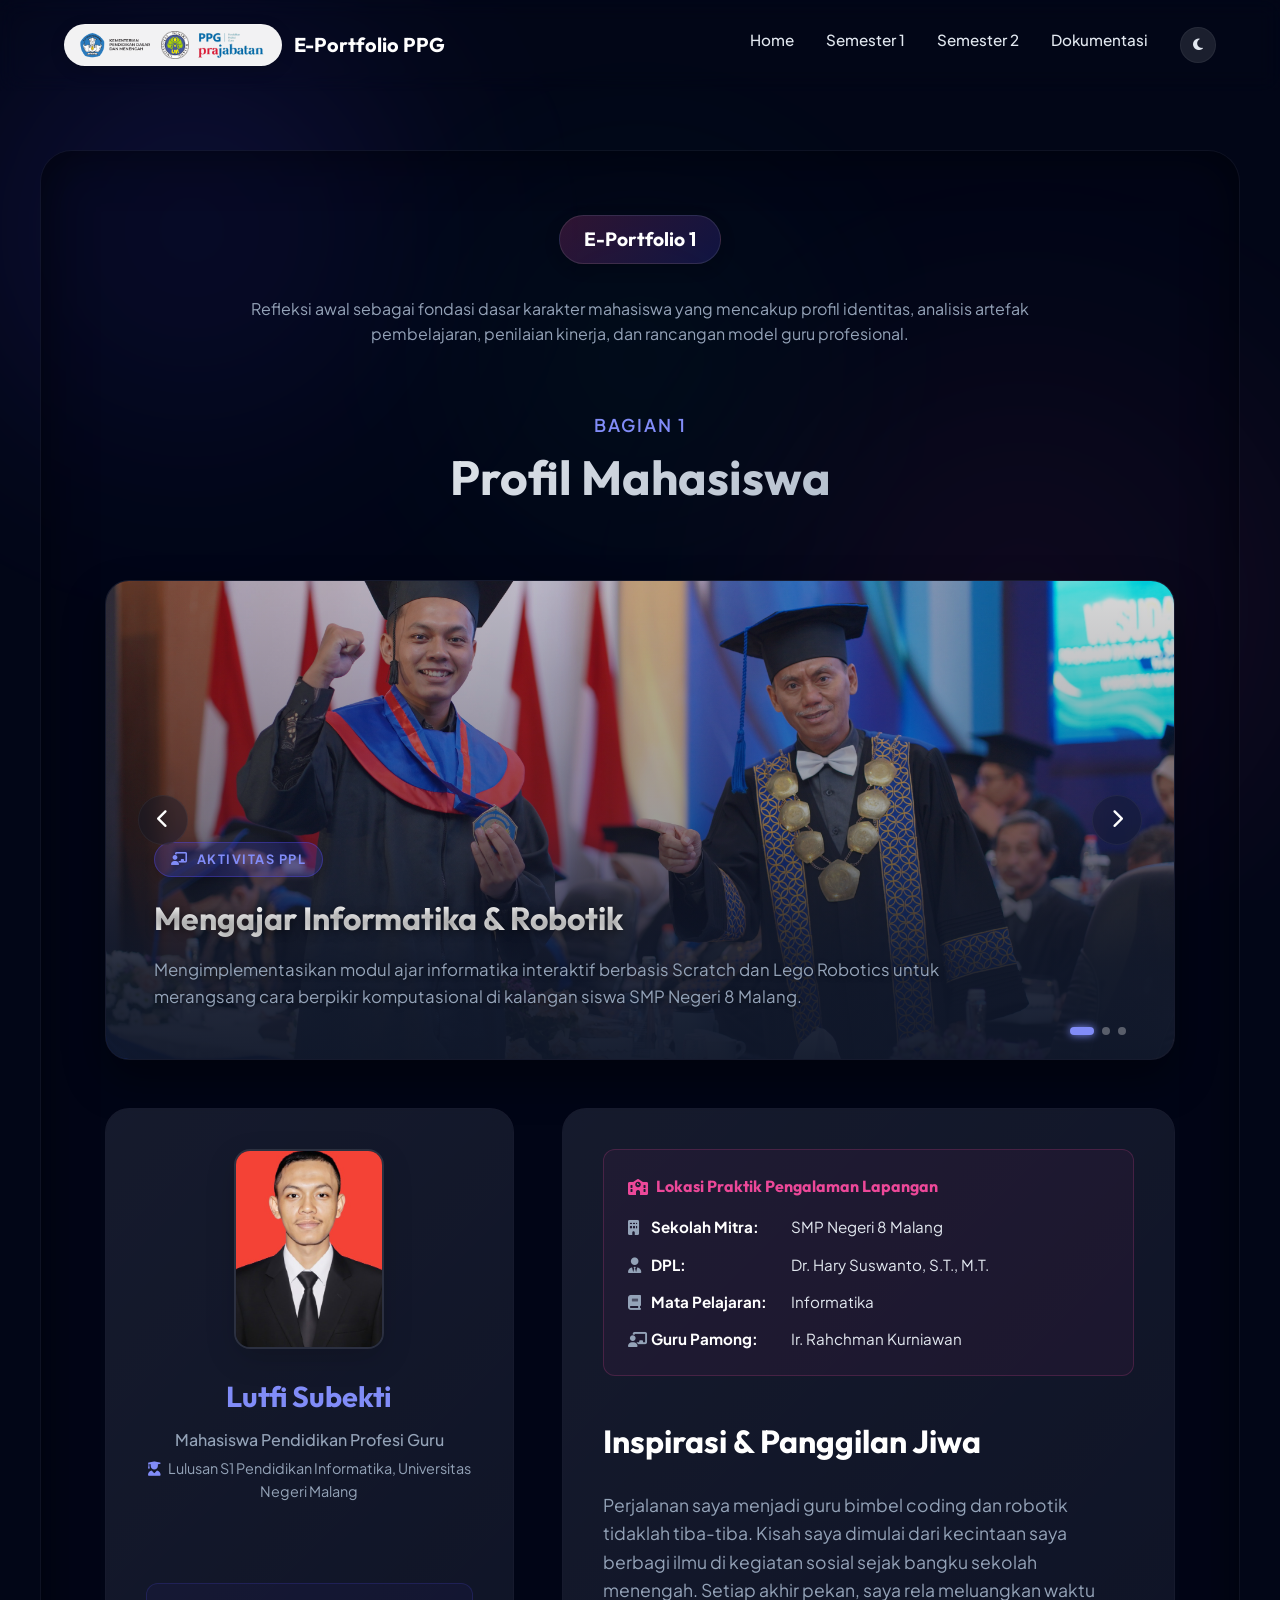
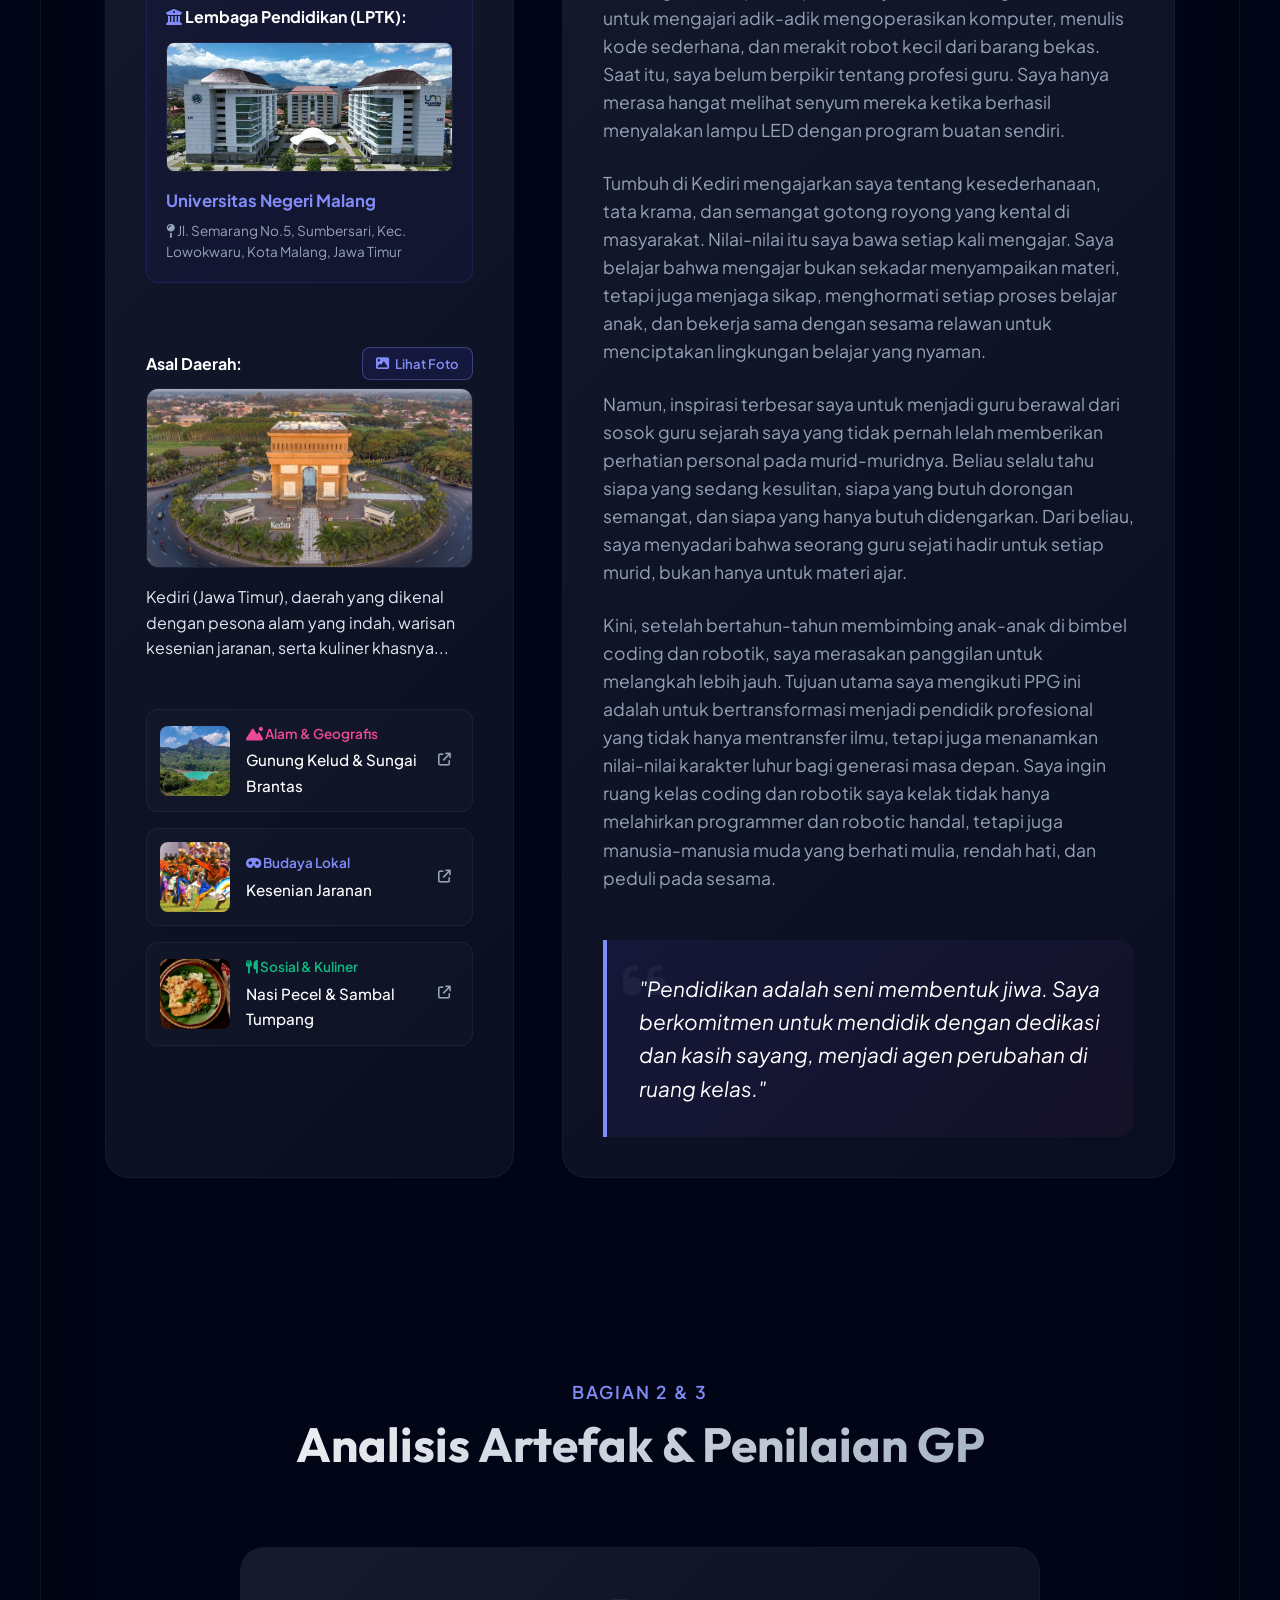
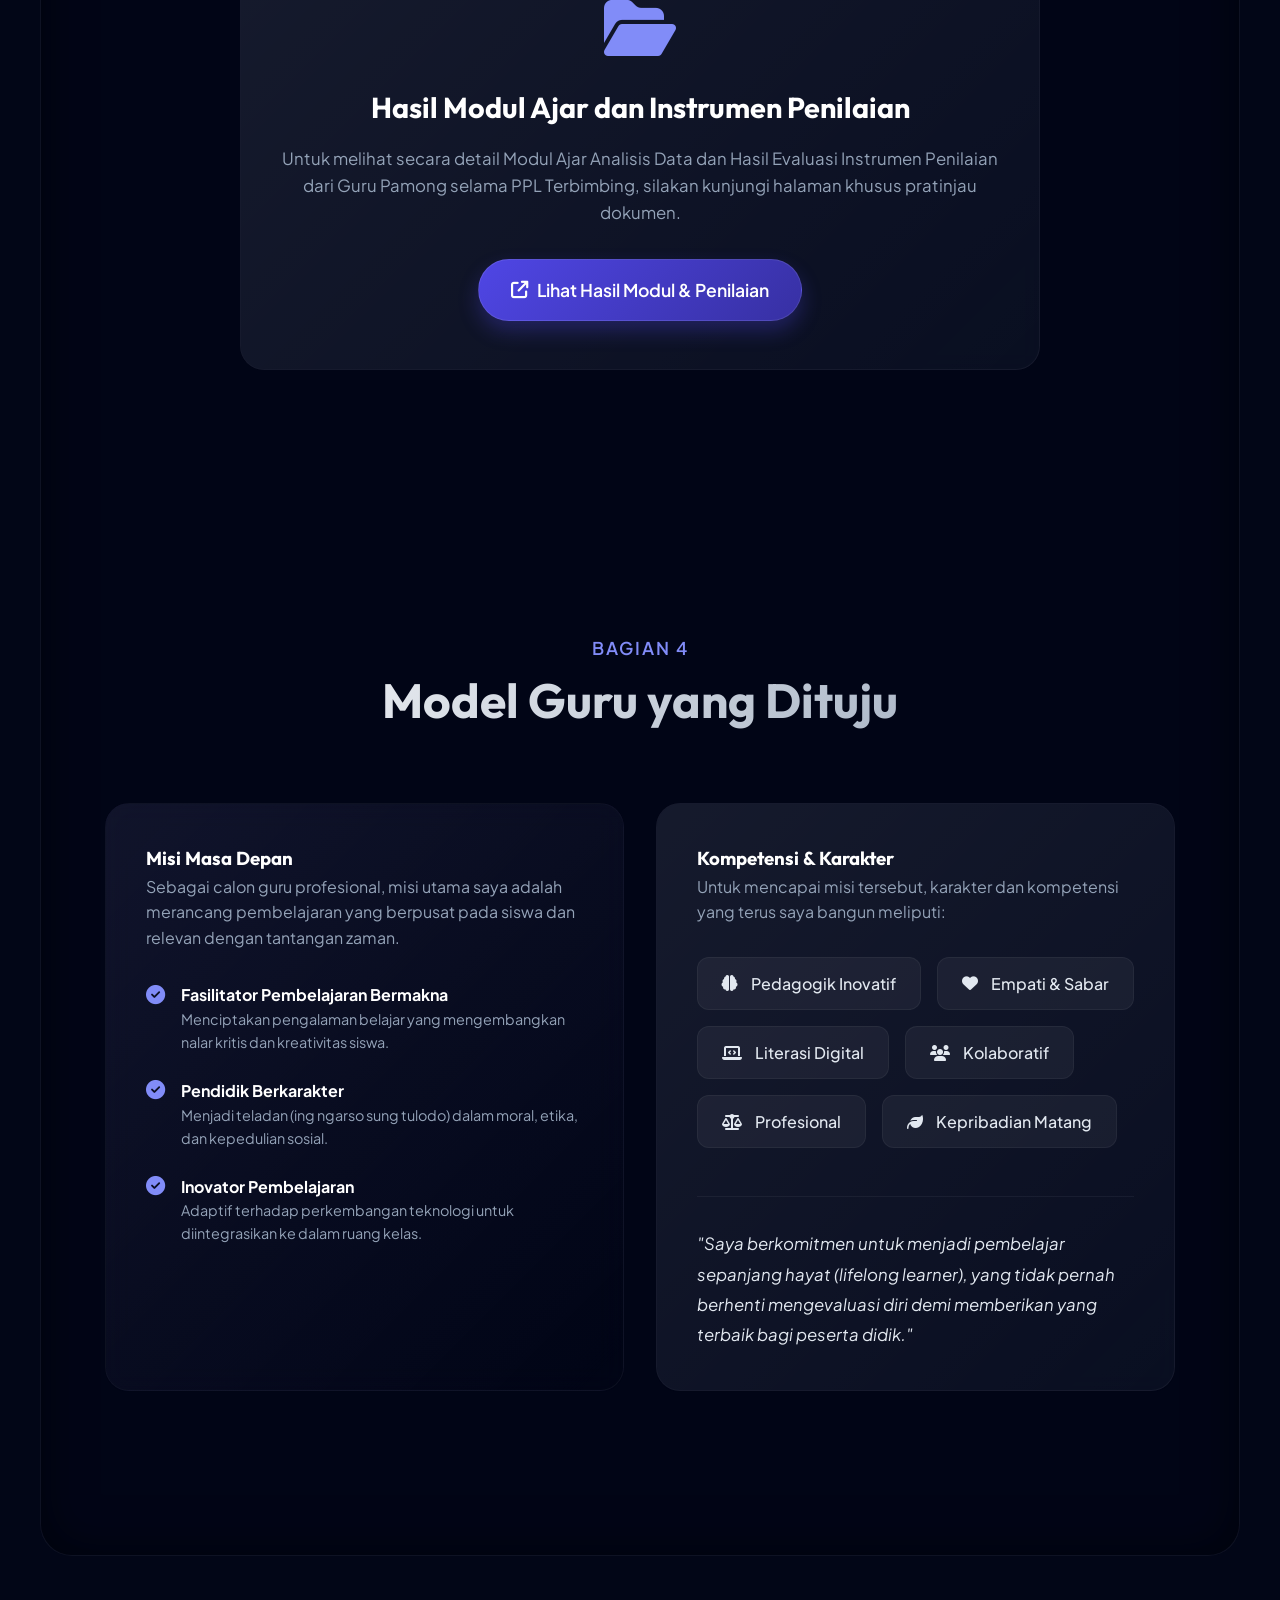
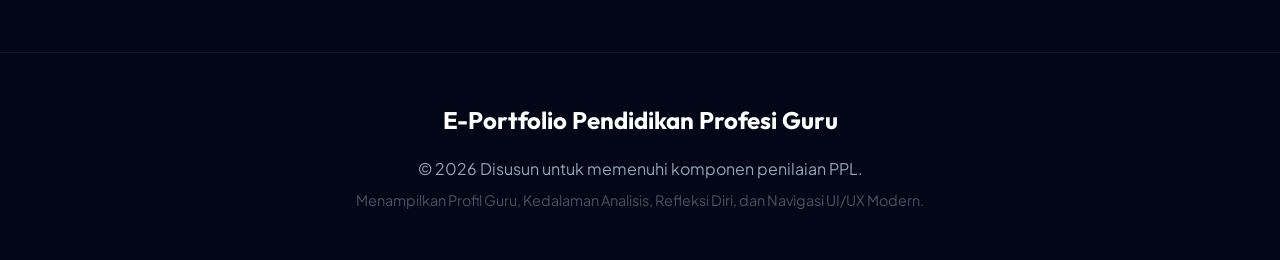
<file: e-portfolio-1.html>
<!DOCTYPE html>
<html lang="id">

<head>
    <meta charset="UTF-8">
    <meta name="viewport" content="width=device-width, initial-scale=1.0">
    <title>E-Portfolio 1 | Calon Guru Profesional</title>

    <!-- Google Fonts -->
    <link rel="preconnect" href="https://fonts.googleapis.com">
    <link rel="preconnect" href="https://fonts.gstatic.com" crossorigin>
    <link
        href="https://fonts.googleapis.com/css2?family=Outfit:wght@300;400;500;600;700;800&family=Plus+Jakarta+Sans:ital,wght@0,300;0,400;0,500;0,600;0,700;1,400&display=swap"
        rel="stylesheet">

    <!-- FontAwesome -->
    <link rel="stylesheet" href="https://cdnjs.cloudflare.com/ajax/libs/font-awesome/6.4.0/css/all.min.css">

    <!-- Custom CSS -->
    <link rel="stylesheet" href="style.css">
</head>

<body>

    <!-- Ambient Background -->
    <div class="ambient-bg">
        <div class="blob blob-1"></div>
        <div class="blob blob-2"></div>
        <div class="blob blob-3"></div>
    </div>

    <!-- Navigation -->
    <nav id="navbar">
        <a href="index.html" class="logo" style="display: flex; align-items: center; gap: 12px; text-decoration: none;">
            <div
                style="display: flex; align-items: center; gap: 8px; background: rgba(255, 255, 255, 0.95); padding: 6px 12px; border-radius: 50px; border: 1px solid rgba(255, 255, 255, 0.2); box-shadow: 0 4px 15px rgba(0, 0, 0, 0.15);">
                <img src="assets/images/Logo%20Kemdikdasmen.png" alt="Kemdikdasmen"
                    style="height: 28px; width: auto; object-fit: contain; display: block;">
                <img src="assets/images/Logo-UM.png" alt="UM"
                    style="height: 28px; width: auto; object-fit: contain; display: block;">
                <img src="assets/images/Logo%20PPG.png" alt="PPG"
                    style="height: 28px; width: auto; object-fit: contain; display: block;">
            </div>
            <span
                style="font-size: 1.25rem; font-weight: 700; color: #fff; font-family: 'Outfit', sans-serif;">E-Portfolio
                PPG</span>
        </a>
                        <ul class="nav-links">
            <li><a href="index.html">Home</a></li>
            <li class="dropdown">
                <a href="semester-1.html" class="dropbtn">Semester 1</a>
                <ul class="dropdown-content">
                    <li><a href="e-portfolio-1.html">E-Portfolio 1</a></li>
                    <li><a href="e-portfolio-2.html">E-Portfolio 2</a></li>
                </ul>
            </li>
            <li class="dropdown">
                <a href="semester-2.html" class="dropbtn">Semester 2</a>
                <ul class="dropdown-content">
                    <li><a href="course-ct.html">Computational Thinking</a></li>
                    <li><a href="course-filosofi.html">Filosofi Pendidikan</a></li>
                    <li><a href="course-pemahaman.html">Pemahaman Peserta Didik</a></li>
                    <li><a href="course-pembelajaran.html">Pembelajaran Mendalam</a></li>
                    <li><a href="course-growth.html">Growth Mindset</a></li>
                    <li><a href="course-selektif.html">Mata Kuliah Selektif</a></li>
                </ul>
            </li>
            <li><a href="e-portfolio-2.html#dokumentasi">Dokumentasi</a></li>
            <li>
                <button id="theme-toggle" class="theme-toggle-btn" aria-label="Toggle Theme">
                    <i class="fa-solid fa-moon"></i>
                </button>
            </li>
        </ul>
        <!-- Hamburger Button -->
        <button class="hamburger" id="hamburger-btn" aria-label="Buka Menu" aria-expanded="false">
            <span></span><span></span><span></span>
        </button>
    </nav>

    <!-- Mobile Nav Overlay -->
    <div class="mobile-nav-overlay" id="mobile-overlay"></div>

    <!-- Mobile Nav Drawer -->
        <div class="mobile-nav-drawer" id="mobile-drawer">
        <a href="index.html"><i class="fa-solid fa-house" style="margin-right:0.5rem; color:var(--primary-light);"></i> Home</a>
        <div class="mobile-nav-divider"></div>
        <button class="mobile-dropdown-toggle" data-target="mob-sub-semester1" onclick="window.location.href=\'semester-1.html\'">
            <span><i class="fa-solid fa-folder-open" style="margin-right:0.5rem; color:var(--secondary);"></i> Semester 1</span>
            <i class="fa-solid fa-chevron-down"></i>
        </button>
        <div class="mobile-submenu" id="mob-sub-semester1">
            <a href="e-portfolio-1.html">E-Portfolio 1</a>
            <a href="e-portfolio-2.html">E-Portfolio 2</a>
        </div>
        <button class="mobile-dropdown-toggle" data-target="mob-sub-semester2" onclick="window.location.href='semester-2.html'">
            <span><i class="fa-solid fa-folder" style="margin-right:0.5rem; color:#10b981;"></i> Semester 2</span>
        </button>
        <div class="mobile-submenu" id="mob-sub-semester2">
            <a href="course-ct.html">Computational Thinking</a>
            <a href="course-filosofi.html">Filosofi Pendidikan</a>
            <a href="course-pemahaman.html">Pemahaman Peserta Didik</a>
            <a href="course-pembelajaran.html">Pembelajaran Mendalam</a>
            <a href="course-growth.html">Growth Mindset</a>
            <a href="course-selektif.html">Mata Kuliah Selektif</a>
        </div>
        <a href="e-portfolio-2.html#dokumentasi"><i class="fa-solid fa-images" style="margin-right:0.5rem; color:var(--warning);"></i> Dokumentasi</a>
        <div class="mobile-nav-divider"></div>
        <div class="mobile-theme-row">
            <span><i class="fa-solid fa-circle-half-stroke" style="margin-right:0.5rem;"></i> Mode Tampilan</span>
            <button id="theme-toggle-mobile" class="theme-toggle-btn" aria-label="Toggle Theme Mobile">
                <i class="fa-solid fa-moon"></i>
            </button>
        </div>
    </div>

    <!-- ============================================== -->
    <!--                E-PORTFOLIO 1                   -->
    <!-- ============================================== -->
    <div id="ep1" class="container portfolio-section" style="margin-top: 150px;">
        <div style="text-align: center;">
            <span class="portfolio-label">E-Portfolio 1</span>
            <p style="color: var(--text-muted); max-width: 800px; margin: 0 auto 4rem;">Refleksi awal sebagai fondasi
                dasar karakter mahasiswa yang mencakup profil identitas, analisis artefak pembelajaran, penilaian
                kinerja, dan rancangan model guru profesional.</p>
        </div>

        <!-- 1. Profil Mahasiswa -->
        <section id="profil" style="padding-top: 0;">
            <div class="section-header">
                <span class="section-subtitle">Bagian 1</span>
                <h2 class="section-title">Profil Mahasiswa</h2>
            </div>

            <!-- Galeri Aktivitas Mahasiswa (Premium Slider / Carousel) -->
            <div class="premium-carousel">
                <div class="carousel-track-container">
                    <div class="carousel-track">
                        <!-- Slide 1 -->
                        <div class="carousel-slide">
                            <img src="assets/images/Profil%201.JPG" alt="Lutfi Subekti - Mengajar"
                                class="carousel-image">
                            <div class="carousel-overlay"></div>
                            <div class="carousel-caption-container">
                                <span class="carousel-badge badge-ppl">
                                    <i class="fa-solid fa-chalkboard-user"></i> Aktivitas PPL
                                </span>
                                <h3 class="carousel-title">Mengajar Informatika & Robotik</h3>
                                <p class="carousel-description">
                                    Mengimplementasikan modul ajar informatika interaktif berbasis Scratch dan Lego
                                    Robotics untuk merangsang cara berpikir komputasional di kalangan siswa SMP Negeri 8
                                    Malang.
                                </p>
                            </div>
                        </div>

                        <!-- Slide 2 -->
                        <div class="carousel-slide">
                            <img src="assets/images/Profil 2.JPG" alt="Lutfi Subekti - Pas Foto" class="carousel-image"
                                style="object-position: center 20%;">
                            <div class="carousel-overlay"></div>
                            <div class="carousel-caption-container">
                                <span class="carousel-badge badge-resmi">
                                    <i class="fa-solid fa-id-card"></i> Foto Resmi
                                </span>
                                <h3 class="carousel-title">Calon Guru Profesional</h3>
                                <p class="carousel-description">
                                    Mahasiswa Pendidikan Profesi Guru (PPG) Prajabatan Gelombang 1 Universitas Negeri
                                    Malang yang berkomitmen tinggi menghadirkan pembelajaran kreatif dan berpusat pada
                                    murid.
                                </p>
                            </div>
                        </div>

                        <!-- Slide 3 -->
                        <div class="carousel-slide">
                            <img src="assets/images/Gedung.webp" alt="Universitas Negeri Malang" class="carousel-image">
                            <div class="carousel-overlay"></div>
                            <div class="carousel-caption-container">
                                <span class="carousel-badge badge-almamater">
                                    <i class="fa-solid fa-graduation-cap"></i> Almamater
                                </span>
                                <h3 class="carousel-title">Universitas Negeri Malang</h3>
                                <p class="carousel-description">
                                    Lembaga Pendidikan Tenaga Kependidikan (LPTK) unggulan tempat menimba ilmu pedagogi
                                    modern, mempraktikkan pengajaran terbimbing, dan membentuk kepribadian guru yang
                                    visioner.
                                </p>
                            </div>
                        </div>
                    </div>
                </div>

                <!-- Navigation Buttons -->
                <button class="carousel-btn btn-prev" aria-label="Previous Slide">
                    <i class="fa-solid fa-chevron-left"></i>
                </button>
                <button class="carousel-btn btn-next" aria-label="Next Slide">
                    <i class="fa-solid fa-chevron-right"></i>
                </button>

                <!-- Indicators/Dots -->
                <div class="carousel-indicators">
                    <span class="carousel-indicator" data-slide="0"></span>
                    <span class="carousel-indicator" data-slide="1"></span>
                    <span class="carousel-indicator" data-slide="2"></span>
                </div>
            </div>

            <div class="profile-grid">
                <div class="glass-card profile-origin" style="position: relative;">
                    <div style="text-align: center; margin-bottom: 2rem;">
                        <div
                            style="width: 150px; height: 200px; margin: 0 auto 1.5rem; border-radius: 16px; overflow: hidden; border: 2px solid rgba(255,255,255,0.1); box-shadow: 0 10px 30px rgba(0,0,0,0.15);">
                            <img src="assets/images/Pas%20Foto_Merah_jaz.jpg" alt="Pas Foto Lutfi Subekti"
                                style="width: 100%; height: 100%; object-fit: cover;">
                        </div>
                        <h3>Lutfi Subekti</h3>
                        <p style="color: var(--text-muted); font-weight: 500;">Mahasiswa Pendidikan Profesi Guru</p>
                        <p style="color: var(--text-muted); font-size: 0.9rem; margin-top: 0.3rem;"><i
                                class="fa-solid fa-user-graduate"
                                style="color: var(--primary-light); margin-right: 5px;"></i> Lulusan S1 Pendidikan
                            Informatika, Universitas Negeri Malang</p>
                    </div>
                    <a href="kampus-um.html" style="text-decoration: none; display: block; transition: transform 0.3s ease;" onmouseover="this.style.transform='scale(1.02)'" onmouseout="this.style.transform='scale(1)'">
                        <div
                            style="margin-top: 1.5rem; margin-bottom: 1.5rem; padding: 1.2rem; background: rgba(79,70,229,0.05); border-radius: 12px; border: 1px solid rgba(79,70,229,0.2);">
                            <strong style="color: #fff; display: block; margin-bottom: 0.8rem;"><i
                                    class="fa-solid fa-building-columns" style="color: var(--primary-light);"></i> Lembaga
                                Pendidikan (LPTK):</strong>
                            <div
                                style="width: 100%; height: 130px; border-radius: 8px; overflow: hidden; margin-bottom: 1rem; border: 1px solid var(--glass-border);">
                                <img src="assets/images/Gedung.webp" alt="LPTK Universitas Negeri Malang"
                                    style="width: 100%; height: 100%; object-fit: cover;">
                            </div>
                            <p
                                style="color: var(--primary-light); font-weight: 700; font-size: 1.05rem; margin-bottom: 0.3rem;">
                                Universitas Negeri Malang</p>
                            <p style="color: var(--text-muted); font-size: 0.85rem;"><i class="fa-solid fa-map-pin"></i> Jl.
                                Semarang No.5, Sumbersari, Kec. Lowokwaru, Kota Malang, Jawa Timur</p>
                        </div>
                    </a>

                    <div style="margin-top: 1rem;">
                        <div style="display: flex; justify-content: space-between; align-items: center; margin-bottom: 0.5rem;">
                            <strong style="color: #fff;">Asal Daerah:</strong>
                            <a href="assets/images/simpang lima gumul.jpg" target="_blank" class="btn-pdf-preview" style="padding: 0.3rem 0.8rem; border-radius: 8px; text-decoration: none;"><i class="fa-solid fa-image"></i> Lihat Foto</a>
                        </div>
                        <a href="assets/images/simpang lima gumul.jpg" target="_blank" style="display: block; text-decoration: none;">
                            <div
                                style="width: 100%; height: 180px; border-radius: 12px; overflow: hidden; margin-bottom: 1rem; border: 1px solid var(--glass-border);">
                                <img src="assets/images/simpang lima gumul.jpg" alt="Simpang Lima Gumul Kediri"
                                    style="width: 100%; height: 100%; object-fit: cover; transition: transform 0.5s ease;" onmouseover="this.style.transform='scale(1.05)'" onmouseout="this.style.transform='scale(1)'">
                            </div>
                        </a>
                        <p style="color: var(--text-main);">Kediri (Jawa Timur), daerah yang dikenal dengan pesona alam
                            yang indah, warisan kesenian jaranan, serta kuliner khasnya...</p>
                    </div>

                    <div style="display: flex; flex-direction: column; gap: 1rem; margin-top: 1.5rem;">
                        <a href="assets/images/Gunung Kelud.jpg" target="_blank" style="text-decoration: none; color: inherit; display: block;">
                            <div
                                style="display: flex; align-items: center; gap: 1rem; background: rgba(255,255,255,0.02); padding: 0.8rem; border-radius: 12px; border: 1px solid var(--glass-border); transition: all 0.3s ease;" onmouseover="this.style.background='rgba(255,255,255,0.08)'; this.style.transform='translateX(5px)';" onmouseout="this.style.background='rgba(255,255,255,0.02)'; this.style.transform='translateX(0)';">
                                <img src="assets/images/Gunung Kelud.jpg" alt="Gunung Kelud"
                                    style="width: 70px; height: 70px; border-radius: 8px; object-fit: cover;">
                                <div style="flex: 1;">
                                    <span
                                        style="display:block; color: var(--secondary); font-size: 0.85rem; font-weight: 600; margin-bottom: 0.2rem;"><i
                                            class="fa-solid fa-mountain-sun"></i> Alam & Geografis</span>
                                    <span style="color: #fff; font-size: 0.95rem; font-weight: 500;">Gunung Kelud & Sungai
                                        Brantas</span>
                                </div>
                                <i class="fa-solid fa-arrow-up-right-from-square" style="color: var(--text-muted); font-size: 0.8rem; margin-right: 0.5rem;"></i>
                            </div>
                        </a>
                        
                        <a href="assets/images/jaranan.jpg" target="_blank" style="text-decoration: none; color: inherit; display: block;">
                            <div
                                style="display: flex; align-items: center; gap: 1rem; background: rgba(255,255,255,0.02); padding: 0.8rem; border-radius: 12px; border: 1px solid var(--glass-border); transition: all 0.3s ease;" onmouseover="this.style.background='rgba(255,255,255,0.08)'; this.style.transform='translateX(5px)';" onmouseout="this.style.background='rgba(255,255,255,0.02)'; this.style.transform='translateX(0)';">
                                <img src="assets/images/jaranan.jpg" alt="Kesenian Jaranan Kediri"
                                    style="width: 70px; height: 70px; border-radius: 8px; object-fit: cover;">
                                <div style="flex: 1;">
                                    <span
                                        style="display:block; color: var(--primary-light); font-size: 0.85rem; font-weight: 600; margin-bottom: 0.2rem;"><i
                                            class="fa-solid fa-mask"></i> Budaya Lokal</span>
                                    <span style="color: #fff; font-size: 0.95rem; font-weight: 500;">Kesenian Jaranan</span>
                                </div>
                                <i class="fa-solid fa-arrow-up-right-from-square" style="color: var(--text-muted); font-size: 0.8rem; margin-right: 0.5rem;"></i>
                            </div>
                        </a>

                        <a href="assets/images/Nasi Pecel.jpg" target="_blank" style="text-decoration: none; color: inherit; display: block;">
                            <div
                                style="display: flex; align-items: center; gap: 1rem; background: rgba(255,255,255,0.02); padding: 0.8rem; border-radius: 12px; border: 1px solid var(--glass-border); transition: all 0.3s ease;" onmouseover="this.style.background='rgba(255,255,255,0.08)'; this.style.transform='translateX(5px)';" onmouseout="this.style.background='rgba(255,255,255,0.02)'; this.style.transform='translateX(0)';">
                                <img src="assets/images/Nasi Pecel.jpg" alt="Nasi Pecel Kediri"
                                    style="width: 70px; height: 70px; border-radius: 8px; object-fit: cover;">
                                <div style="flex: 1;">
                                    <span
                                        style="display:block; color: #10b981; font-size: 0.85rem; font-weight: 600; margin-bottom: 0.2rem;"><i
                                            class="fa-solid fa-utensils"></i> Sosial & Kuliner</span>
                                    <span style="color: #fff; font-size: 0.95rem; font-weight: 500;">Nasi Pecel & Sambal
                                        Tumpang</span>
                                </div>
                                <i class="fa-solid fa-arrow-up-right-from-square" style="color: var(--text-muted); font-size: 0.8rem; margin-right: 0.5rem;"></i>
                            </div>
                        </a>
                    </div>
                </div>

                <div class="glass-card profile-story">
                    <div
                        style="margin-bottom: 2.5rem; padding: 1.5rem; background: rgba(236,72,153,0.05); border-radius: 12px; border: 1px solid rgba(236,72,153,0.2);">
                        <h4
                            style="color: var(--secondary); margin-bottom: 1rem; display: flex; align-items: center; gap: 0.5rem;">
                            <i class="fa-solid fa-school"></i> Lokasi Praktik Pengalaman Lapangan
                        </h4>
                        <div
                            style="display: grid; grid-template-columns: auto 1fr; gap: 0.8rem 1.5rem; font-size: 0.95rem; align-items: center;">
                            <strong style="color: #fff;"><i class="fa-solid fa-building"
                                    style="width: 20px; color: var(--text-muted);"></i> Sekolah Mitra:</strong>
                            <span style="color: var(--text-main);">SMP Negeri 8 Malang</span>

                            <strong style="color: #fff;"><i class="fa-solid fa-user-tie"
                                    style="width: 20px; color: var(--text-muted);"></i> DPL:</strong>
                            <span style="color: var(--text-main);">Dr. Hary Suswanto, S.T., M.T.</span>

                            <strong style="color: #fff;"><i class="fa-solid fa-book"
                                    style="width: 20px; color: var(--text-muted);"></i> Mata Pelajaran:</strong>
                            <span style="color: var(--text-main);">Informatika</span>

                            <strong style="color: #fff;"><i class="fa-solid fa-chalkboard-user"
                                    style="width: 20px; color: var(--text-muted);"></i> Guru Pamong:</strong>
                            <span style="color: var(--text-main);">Ir. Rahchman Kurniawan</span>
                        </div>
                    </div>

                    <h3>Inspirasi & Panggilan Jiwa</h3>
                    <p>
                        Perjalanan saya menjadi guru bimbel coding dan robotik tidaklah tiba-tiba. Kisah saya dimulai
                        dari kecintaan saya berbagi ilmu di kegiatan sosial sejak bangku sekolah menengah. Setiap akhir
                        pekan, saya rela meluangkan waktu untuk mengajari adik-adik mengoperasikan komputer, menulis
                        kode sederhana, dan merakit robot kecil dari barang bekas. Saat itu, saya belum berpikir tentang
                        profesi guru. Saya hanya merasa hangat melihat senyum mereka ketika berhasil menyalakan lampu
                        LED dengan program buatan sendiri.
                    </p>
                    <p>
                        Tumbuh di Kediri mengajarkan saya tentang kesederhanaan, tata krama, dan semangat gotong royong
                        yang kental di masyarakat. Nilai-nilai itu saya bawa setiap kali mengajar. Saya belajar bahwa
                        mengajar bukan sekadar menyampaikan materi, tetapi juga menjaga sikap, menghormati setiap proses
                        belajar anak, dan bekerja sama dengan sesama relawan untuk menciptakan lingkungan belajar yang
                        nyaman.
                    </p>
                    <p>
                        Namun, inspirasi terbesar saya untuk menjadi guru berawal dari sosok guru sejarah saya yang
                        tidak pernah lelah memberikan perhatian personal pada murid-muridnya. Beliau selalu tahu siapa
                        yang sedang kesulitan, siapa yang butuh dorongan semangat, dan siapa yang hanya butuh
                        didengarkan. Dari beliau, saya menyadari bahwa seorang guru sejati hadir untuk setiap murid,
                        bukan hanya untuk materi ajar.
                    </p>
                    <p>
                        Kini, setelah bertahun-tahun membimbing anak-anak di bimbel coding dan robotik, saya merasakan
                        panggilan untuk melangkah lebih jauh. Tujuan utama saya mengikuti PPG ini adalah untuk
                        bertransformasi menjadi pendidik profesional yang tidak hanya mentransfer ilmu, tetapi juga
                        menanamkan nilai-nilai karakter luhur bagi generasi masa depan. Saya ingin ruang kelas coding
                        dan robotik saya kelak tidak hanya melahirkan programmer dan robotic handal, tetapi juga
                        manusia-manusia muda yang berhati mulia, rendah hati, dan peduli pada sesama.
                    </p>

                    <div class="quote-box">
                        <i class="fa-solid fa-quote-left"></i>
                        <div class="quote-text">
                            "Pendidikan adalah seni membentuk jiwa. Saya berkomitmen untuk mendidik dengan dedikasi dan
                            kasih sayang, menjadi agen perubahan di ruang kelas."
                        </div>
                    </div>
                </div>
            </div>
        </section>

        <!-- 2. Analisis Artefak & Penilaian -->
        <section id="artefak-penilaian">
            <div class="section-header">
                <span class="section-subtitle">Bagian 2 & 3</span>
                <h2 class="section-title">Analisis Artefak & Penilaian GP</h2>
            </div>

            <div class="glass-card" style="text-align: center; padding: 3rem 2rem; max-width: 800px; margin: 0 auto; margin-bottom: 4rem;">
                <i class="fa-solid fa-folder-open" style="font-size: 4rem; color: var(--primary-light); margin-bottom: 1.5rem;"></i>
                <h3 style="font-size: 1.8rem; margin-bottom: 1rem;">Hasil Modul Ajar dan Instrumen Penilaian</h3>
                <p style="color: var(--text-muted); margin-bottom: 2rem; font-size: 1.05rem; line-height: 1.6;">
                    Untuk melihat secara detail Modul Ajar Analisis Data dan Hasil Evaluasi Instrumen Penilaian dari Guru Pamong selama PPL Terbimbing, silakan kunjungi halaman khusus pratinjau dokumen.
                </p>
                <a href="hasil-modul-penilaian.html" class="btn-primary" style="display: inline-flex; align-items: center; gap: 0.5rem; padding: 1rem 2rem; border-radius: 50px; text-decoration: none; font-weight: 600; font-size: 1.1rem; box-shadow: 0 10px 20px rgba(79,70,229,0.3);">
                    <i class="fa-solid fa-arrow-up-right-from-square"></i> Lihat Hasil Modul & Penilaian
                </a>
            </div>
        </section>

        <!-- 4. Model Guru -->
        <section id="visi">
            <div class="section-header">
                <span class="section-subtitle">Bagian 4</span>
                <h2 class="section-title">Model Guru yang Dituju</h2>
            </div>

            <div class="vision-grid">
                <div class="glass-card mission-card">
                    <h3>Misi Masa Depan</h3>
                    <p style="color: var(--text-muted); margin-bottom: 2rem;">
                        Sebagai calon guru profesional, misi utama saya adalah merancang pembelajaran yang berpusat pada
                        siswa dan relevan dengan tantangan zaman.
                    </p>
                    <ul class="mission-list">
                        <li>
                            <i class="fa-solid fa-check-circle"></i>
                            <div>
                                <strong style="color: #fff;">Fasilitator Pembelajaran Bermakna</strong>
                                <p style="color: var(--text-muted); font-size: 0.9rem;">Menciptakan pengalaman belajar
                                    yang mengembangkan nalar kritis dan kreativitas siswa.</p>
                            </div>
                        </li>
                        <li>
                            <i class="fa-solid fa-check-circle"></i>
                            <div>
                                <strong style="color: #fff;">Pendidik Berkarakter</strong>
                                <p style="color: var(--text-muted); font-size: 0.9rem;">Menjadi teladan (ing ngarso sung
                                    tulodo) dalam moral, etika, dan kepedulian sosial.</p>
                            </div>
                        </li>
                        <li>
                            <i class="fa-solid fa-check-circle"></i>
                            <div>
                                <strong style="color: #fff;">Inovator Pembelajaran</strong>
                                <p style="color: var(--text-muted); font-size: 0.9rem;">Adaptif terhadap perkembangan
                                    teknologi untuk diintegrasikan ke dalam ruang kelas.</p>
                            </div>
                        </li>
                    </ul>
                </div>

                <div class="glass-card">
                    <h3>Kompetensi & Karakter</h3>
                    <p style="color: var(--text-muted); margin-bottom: 2rem;">
                        Untuk mencapai misi tersebut, karakter dan kompetensi yang terus saya bangun meliputi:
                    </p>

                    <div class="competency-tags">
                        <div class="competency-tag"><i class="fa-solid fa-brain"></i> Pedagogik Inovatif</div>
                        <div class="competency-tag"><i class="fa-solid fa-heart"></i> Empati & Sabar</div>
                        <div class="competency-tag"><i class="fa-solid fa-laptop-code"></i> Literasi Digital</div>
                        <div class="competency-tag"><i class="fa-solid fa-users"></i> Kolaboratif</div>
                        <div class="competency-tag"><i class="fa-solid fa-scale-balanced"></i> Profesional</div>
                        <div class="competency-tag"><i class="fa-solid fa-leaf"></i> Kepribadian Matang</div>
                    </div>

                    <div style="margin-top: 3rem; padding-top: 2rem; border-top: 1px solid var(--glass-border);">
                        <p style="color: var(--text-main); font-style: italic; font-size: 1.05rem; line-height: 1.8;">
                            "Saya berkomitmen untuk menjadi pembelajar sepanjang hayat (lifelong learner), yang tidak
                            pernah berhenti mengevaluasi diri demi memberikan yang terbaik bagi peserta didik."
                        </p>
                    </div>
                </div>
            </div>
        </section>
    </div> <!-- End E-Portfolio 1 -->

    <footer>
        <div class="container">
            <h3 style="font-family: 'Outfit', sans-serif; font-size: 1.5rem; margin-bottom: 1rem;">E-Portfolio
                Pendidikan Profesi Guru</h3>
            <p>&copy; 2026 Disusun untuk memenuhi komponen penilaian PPL.</p>
            <p style="margin-top: 0.5rem; font-size: 0.9rem; color: rgba(255,255,255,0.3);">
                Menampilkan Profil Guru, Kedalaman Analisis, Refleksi Diri, dan Navigasi UI/UX Modern.
            </p>
        </div>
    </footer>

    <script>
        // Theme Toggle Logic
        const themeToggle = document.getElementById('theme-toggle');
        const htmlElement = document.documentElement;
        const icon = themeToggle.querySelector('i');

        const savedTheme = localStorage.getItem('theme');
        if (savedTheme === 'light') {
            htmlElement.setAttribute('data-theme', 'light');
            icon.classList.remove('fa-moon');
            icon.classList.add('fa-sun');
        }

        themeToggle.addEventListener('click', () => {
            if (htmlElement.getAttribute('data-theme') === 'light') {
                htmlElement.removeAttribute('data-theme');
                localStorage.setItem('theme', 'dark');
                icon.classList.remove('fa-sun');
                icon.classList.add('fa-moon');
            } else {
                htmlElement.setAttribute('data-theme', 'light');
                localStorage.setItem('theme', 'light');
                icon.classList.remove('fa-moon');
                icon.classList.add('fa-sun');
            }
        });

        // Navbar Scroll Effect
        window.addEventListener('scroll', () => {
            const nav = document.getElementById('navbar');
            if (window.scrollY > 50) {
                nav.classList.add('scrolled');
            } else {
                nav.classList.remove('scrolled');
            }
        });

        // ---- Mobile Hamburger Menu ----
        const hamburgerBtn = document.getElementById('hamburger-btn');
        const mobileDrawer = document.getElementById('mobile-drawer');
        const mobileOverlay = document.getElementById('mobile-overlay');

        function openDrawer() {
            hamburgerBtn.classList.add('open');
            hamburgerBtn.setAttribute('aria-expanded', 'true');
            mobileDrawer.classList.add('open');
            mobileOverlay.classList.add('active');
            document.body.style.overflow = 'hidden';
        }

        function closeDrawer() {
            hamburgerBtn.classList.remove('open');
            hamburgerBtn.setAttribute('aria-expanded', 'false');
            mobileDrawer.classList.remove('open');
            mobileOverlay.classList.remove('active');
            document.body.style.overflow = '';
        }

        hamburgerBtn.addEventListener('click', () => {
            if (mobileDrawer.classList.contains('open')) closeDrawer();
            else openDrawer();
        });

        mobileOverlay.addEventListener('click', closeDrawer);

        document.querySelectorAll('.mobile-dropdown-toggle').forEach(btn => {
            btn.addEventListener('click', () => {
                const targetId = btn.dataset.target;
                const submenu = document.getElementById(targetId);
                const isOpen = btn.classList.contains('open');
                document.querySelectorAll('.mobile-dropdown-toggle').forEach(b => b.classList.remove('open'));
                document.querySelectorAll('.mobile-submenu').forEach(m => m.classList.remove('open'));
                if (!isOpen) { btn.classList.add('open'); submenu.classList.add('open'); }
            });
        });

        mobileDrawer.querySelectorAll('a').forEach(link => link.addEventListener('click', closeDrawer));

        const themeToggleMobile = document.getElementById('theme-toggle-mobile');
        if (themeToggleMobile) {
            const mobileIcon = themeToggleMobile.querySelector('i');
            if (savedTheme === 'light') mobileIcon.classList.replace('fa-moon', 'fa-sun');
            themeToggleMobile.addEventListener('click', () => {
                themeToggle.click();
                const isDark = !htmlElement.hasAttribute('data-theme');
                mobileIcon.classList.toggle('fa-moon', isDark);
                mobileIcon.classList.toggle('fa-sun', !isDark);
            });
        }

        // Premium Carousel Logic
        const track = document.querySelector('.carousel-track');
        const slides = Array.from(document.querySelectorAll('.carousel-slide'));
        const nextButton = document.querySelector('.btn-next');
        const prevButton = document.querySelector('.btn-prev');
        const dots = Array.from(document.querySelectorAll('.carousel-indicator'));

        let currentIndex = 0;
        let slideInterval;

        const updateCarousel = (index) => {
            // Remove active class from all slides and dots
            slides.forEach(slide => slide.classList.remove('active'));
            dots.forEach(dot => dot.classList.remove('active'));

            // Add active class to the current slide and dot
            slides[index].classList.add('active');
            dots[index].classList.add('active');

            // Slide effect using translate
            track.style.transform = `translateX(-${index * 100}%)`;
            currentIndex = index;
        };

        const showNextSlide = () => {
            let nextIndex = currentIndex + 1;
            if (nextIndex >= slides.length) {
                nextIndex = 0;
            }
            updateCarousel(nextIndex);
        };

        const showPrevSlide = () => {
            let prevIndex = currentIndex - 1;
            if (prevIndex < 0) {
                prevIndex = slides.length - 1;
            }
            updateCarousel(prevIndex);
        };

        // Click listeners for prev/next buttons
        nextButton.addEventListener('click', () => {
            showNextSlide();
            resetTimer();
        });

        prevButton.addEventListener('click', () => {
            showPrevSlide();
            resetTimer();
        });

        // Click listeners for dots
        dots.forEach((dot, index) => {
            dot.addEventListener('click', () => {
                updateCarousel(index);
                resetTimer();
            });
        });

        // Autoplay settings
        const startTimer = () => {
            slideInterval = setInterval(showNextSlide, 6000); // Transitions every 6 seconds
        };

        const resetTimer = () => {
            clearInterval(slideInterval);
            startTimer();
        };

        // Initialize Carousel
        if (slides.length > 0) {
            updateCarousel(0);
            startTimer();
        }

    </script>
</body>

</html>
</file>
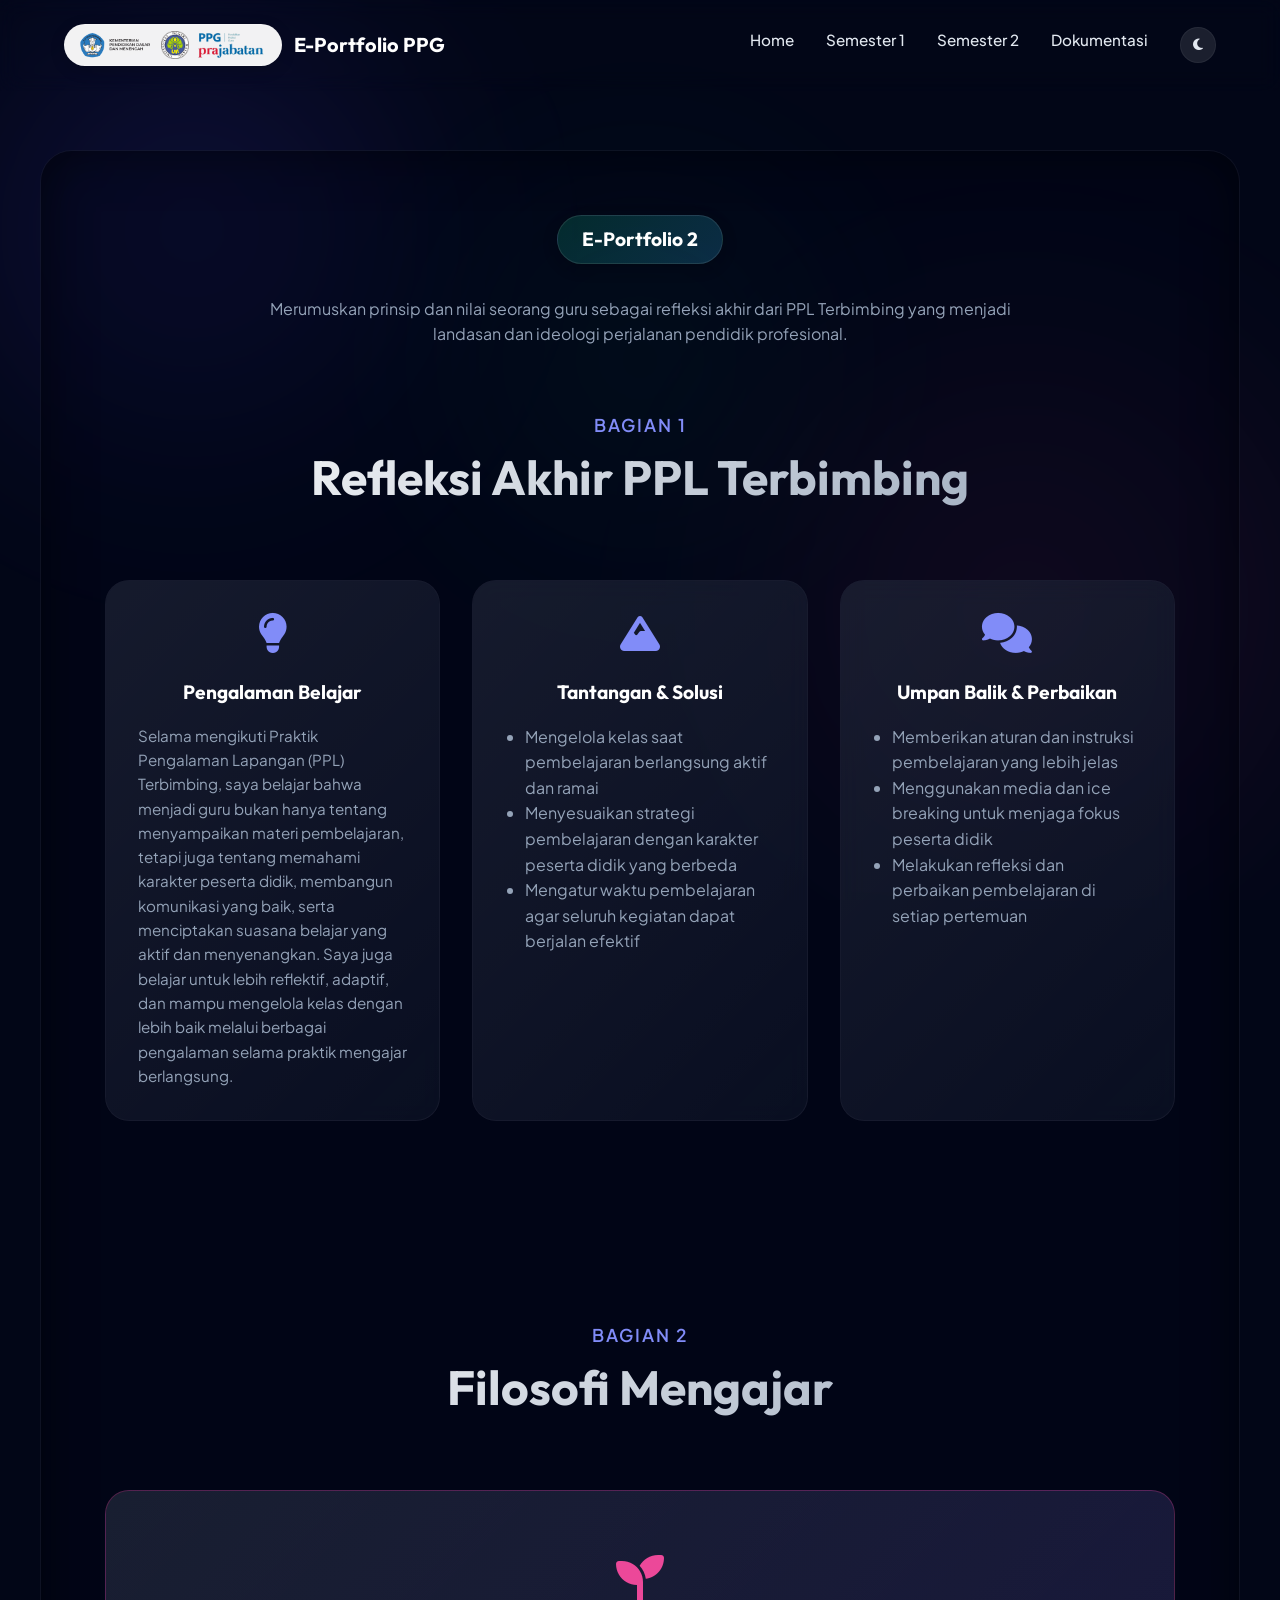
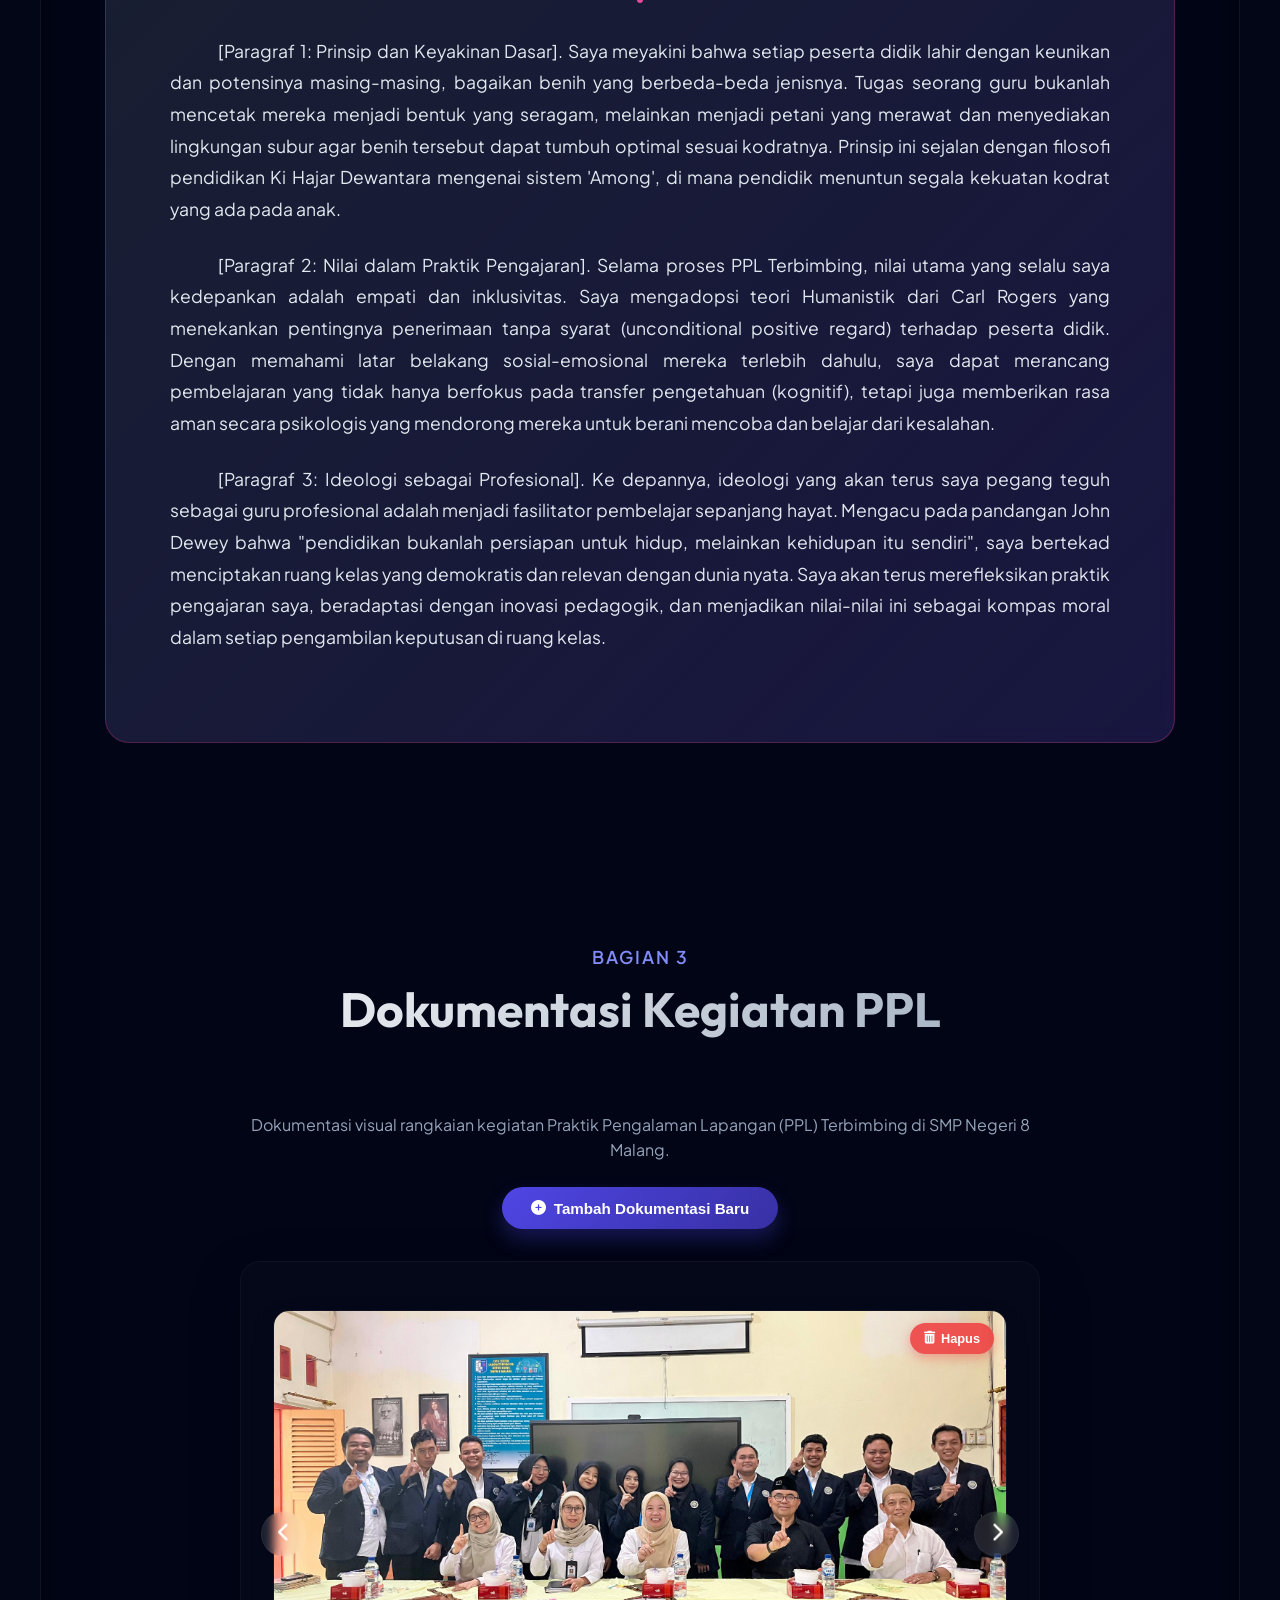
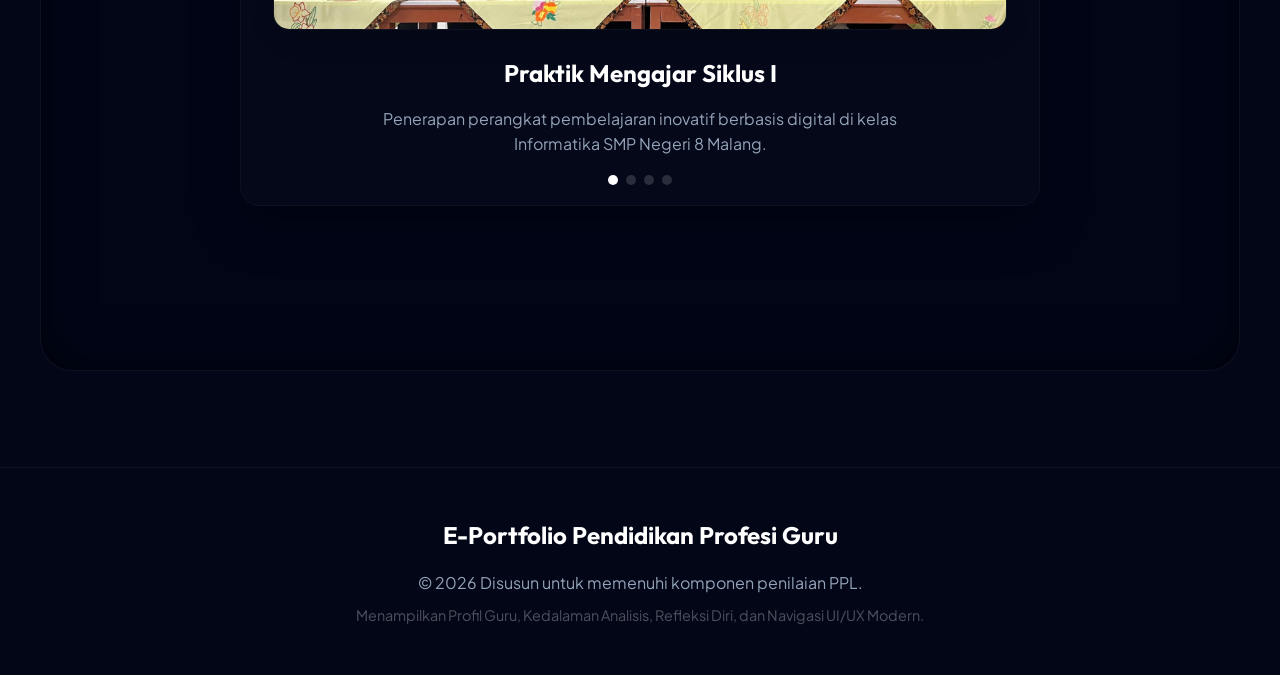
<file: e-portfolio-2.html>
<!DOCTYPE html>
<html lang="id">
<head>
    <meta charset="UTF-8">
    <meta name="viewport" content="width=device-width, initial-scale=1.0">
    <title>E-Portfolio 2 | Calon Guru Profesional</title>
    
    <!-- Google Fonts -->
    <link rel="preconnect" href="https://fonts.googleapis.com">
    <link rel="preconnect" href="https://fonts.gstatic.com" crossorigin>
    <link href="https://fonts.googleapis.com/css2?family=Outfit:wght@300;400;500;600;700;800&family=Plus+Jakarta+Sans:ital,wght@0,300;0,400;0,500;0,600;0,700;1,400&display=swap" rel="stylesheet">
    
    <!-- FontAwesome -->
    <link rel="stylesheet" href="https://cdnjs.cloudflare.com/ajax/libs/font-awesome/6.4.0/css/all.min.css">

    <!-- Custom CSS -->
    <link rel="stylesheet" href="style.css">
</head>
<body>

    <!-- Ambient Background -->
    <div class="ambient-bg">
        <div class="blob blob-1"></div>
        <div class="blob blob-2"></div>
        <div class="blob blob-3"></div>
    </div>

    <!-- Navigation -->
    <nav id="navbar">
        <a href="index.html" class="logo" style="display: flex; align-items: center; gap: 12px; text-decoration: none;">
            <div style="display: flex; align-items: center; gap: 8px; background: rgba(255, 255, 255, 0.95); padding: 6px 12px; border-radius: 50px; border: 1px solid rgba(255, 255, 255, 0.2); box-shadow: 0 4px 15px rgba(0, 0, 0, 0.15);">
                <img src="assets/images/Logo%20Kemdikdasmen.png" alt="Kemdikdasmen" style="height: 28px; width: auto; object-fit: contain; display: block;">
                <img src="assets/images/Logo-UM.png" alt="UM" style="height: 28px; width: auto; object-fit: contain; display: block;">
                <img src="assets/images/Logo%20PPG.png" alt="PPG" style="height: 28px; width: auto; object-fit: contain; display: block;">
            </div>
            <span style="font-size: 1.25rem; font-weight: 700; color: #fff; font-family: 'Outfit', sans-serif;">E-Portfolio PPG</span>
        </a>
                        <ul class="nav-links">
            <li><a href="index.html">Home</a></li>
            <li class="dropdown">
                <a href="semester-1.html" class="dropbtn">Semester 1</a>
                <ul class="dropdown-content">
                    <li><a href="e-portfolio-1.html">E-Portfolio 1</a></li>
                    <li><a href="e-portfolio-2.html">E-Portfolio 2</a></li>
                </ul>
            </li>
            <li class="dropdown">
                <a href="semester-2.html" class="dropbtn">Semester 2</a>
                <ul class="dropdown-content">
                    <li><a href="course-ct.html">Computational Thinking</a></li>
                    <li><a href="course-filosofi.html">Filosofi Pendidikan</a></li>
                    <li><a href="course-pemahaman.html">Pemahaman Peserta Didik</a></li>
                    <li><a href="course-pembelajaran.html">Pembelajaran Mendalam</a></li>
                    <li><a href="course-growth.html">Growth Mindset</a></li>
                    <li><a href="course-selektif.html">Mata Kuliah Selektif</a></li>
                </ul>
            </li>
            <li><a href="e-portfolio-2.html#dokumentasi">Dokumentasi</a></li>
            <li>
                <button id="theme-toggle" class="theme-toggle-btn" aria-label="Toggle Theme">
                    <i class="fa-solid fa-moon"></i>
                </button>
            </li>
        </ul>
        <!-- Hamburger Button -->
        <button class="hamburger" id="hamburger-btn" aria-label="Buka Menu" aria-expanded="false">
            <span></span><span></span><span></span>
        </button>
    </nav>

    <!-- Mobile Nav Overlay -->
    <div class="mobile-nav-overlay" id="mobile-overlay"></div>

    <!-- Mobile Nav Drawer -->
        <div class="mobile-nav-drawer" id="mobile-drawer">
        <a href="index.html"><i class="fa-solid fa-house" style="margin-right:0.5rem; color:var(--primary-light);"></i> Home</a>
        <div class="mobile-nav-divider"></div>
        <button class="mobile-dropdown-toggle" data-target="mob-sub-semester1" onclick="window.location.href=\'semester-1.html\'">
            <span><i class="fa-solid fa-folder-open" style="margin-right:0.5rem; color:var(--secondary);"></i> Semester 1</span>
            <i class="fa-solid fa-chevron-down"></i>
        </button>
        <div class="mobile-submenu" id="mob-sub-semester1">
            <a href="e-portfolio-1.html">E-Portfolio 1</a>
            <a href="e-portfolio-2.html">E-Portfolio 2</a>
        </div>
        <button class="mobile-dropdown-toggle" data-target="mob-sub-semester2" onclick="window.location.href='semester-2.html'">
            <span><i class="fa-solid fa-folder" style="margin-right:0.5rem; color:#10b981;"></i> Semester 2</span>
        </button>
        <div class="mobile-submenu" id="mob-sub-semester2">
            <a href="course-ct.html">Computational Thinking</a>
            <a href="course-filosofi.html">Filosofi Pendidikan</a>
            <a href="course-pemahaman.html">Pemahaman Peserta Didik</a>
            <a href="course-pembelajaran.html">Pembelajaran Mendalam</a>
            <a href="course-growth.html">Growth Mindset</a>
            <a href="course-selektif.html">Mata Kuliah Selektif</a>
        </div>
        <a href="e-portfolio-2.html#dokumentasi"><i class="fa-solid fa-images" style="margin-right:0.5rem; color:var(--warning);"></i> Dokumentasi</a>
        <div class="mobile-nav-divider"></div>
        <div class="mobile-theme-row">
            <span><i class="fa-solid fa-circle-half-stroke" style="margin-right:0.5rem;"></i> Mode Tampilan</span>
            <button id="theme-toggle-mobile" class="theme-toggle-btn" aria-label="Toggle Theme Mobile">
                <i class="fa-solid fa-moon"></i>
            </button>
        </div>
    </div>

    <!-- ============================================== -->
    <!--                E-PORTFOLIO 2                   -->
    <!-- ============================================== -->
    <div id="ep2" class="container portfolio-section" style="margin-top: 150px;">
        <div style="text-align: center;">
            <span class="portfolio-label" style="background: linear-gradient(135deg, rgba(16,185,129,0.2) 0%, rgba(56,189,248,0.2) 100%);">E-Portfolio 2</span>
            <p style="color: var(--text-muted); max-width: 800px; margin: 0 auto 4rem;">Merumuskan prinsip dan nilai seorang guru sebagai refleksi akhir dari PPL Terbimbing yang menjadi landasan dan ideologi perjalanan pendidik profesional.</p>
        </div>

        <!-- 1. Refleksi Akhir PPL -->
        <section id="refleksi" style="padding-top: 0;">
            <div class="section-header">
                <span class="section-subtitle">Bagian 1</span>
                <h2 class="section-title">Refleksi Akhir PPL Terbimbing</h2>
            </div>

            <div class="reflection-grid">
                <div class="glass-card reflection-card">
                    <i class="fa-solid fa-lightbulb"></i>
                    <h3>Pengalaman Belajar</h3>
                    <p>Selama mengikuti Praktik Pengalaman Lapangan (PPL) Terbimbing, saya belajar bahwa menjadi guru bukan hanya tentang menyampaikan materi pembelajaran, tetapi juga tentang memahami karakter peserta didik, membangun komunikasi yang baik, serta menciptakan suasana belajar yang aktif dan menyenangkan. Saya juga belajar untuk lebih reflektif, adaptif, dan mampu mengelola kelas dengan lebih baik melalui berbagai pengalaman selama praktik mengajar berlangsung.</p>
                </div>
                
                <div class="glass-card reflection-card">
                    <i class="fa-solid fa-mountain"></i>
                    <h3>Tantangan & Solusi</h3>
                    <ul style="text-align: left; padding-left: 1.2rem; color: var(--text-muted); margin: 0; line-height: 1.6;">
                        <li>Mengelola kelas saat pembelajaran berlangsung aktif dan ramai</li>
                        <li>Menyesuaikan strategi pembelajaran dengan karakter peserta didik yang berbeda</li>
                        <li>Mengatur waktu pembelajaran agar seluruh kegiatan dapat berjalan efektif</li>
                    </ul>
                </div>

                <div class="glass-card reflection-card">
                    <i class="fa-solid fa-comments"></i>
                    <h3>Umpan Balik & Perbaikan</h3>
                    <ul style="text-align: left; padding-left: 1.2rem; color: var(--text-muted); margin: 0; line-height: 1.6;">
                        <li>Memberikan aturan dan instruksi pembelajaran yang lebih jelas</li>
                        <li>Menggunakan media dan ice breaking untuk menjaga fokus peserta didik</li>
                        <li>Melakukan refleksi dan perbaikan pembelajaran di setiap pertemuan</li>
                    </ul>
                </div>
            </div>
        </section>

        <!-- 2. Filosofi Mengajar -->
        <section id="filosofi">
            <div class="section-header">
                <span class="section-subtitle">Bagian 2</span>
                <h2 class="section-title">Filosofi Mengajar</h2>
            </div>

            <div class="glass-card philosophy-card">
                <div class="philosophy-icon">
                    <i class="fa-solid fa-seedling"></i>
                </div>
                
                <div class="philosophy-content">
                    <p>
                        [Paragraf 1: Prinsip dan Keyakinan Dasar]. Saya meyakini bahwa setiap peserta didik lahir dengan keunikan dan potensinya masing-masing, bagaikan benih yang berbeda-beda jenisnya. Tugas seorang guru bukanlah mencetak mereka menjadi bentuk yang seragam, melainkan menjadi petani yang merawat dan menyediakan lingkungan subur agar benih tersebut dapat tumbuh optimal sesuai kodratnya. Prinsip ini sejalan dengan filosofi pendidikan Ki Hajar Dewantara mengenai sistem 'Among', di mana pendidik menuntun segala kekuatan kodrat yang ada pada anak.
                    </p>
                    <p>
                        [Paragraf 2: Nilai dalam Praktik Pengajaran]. Selama proses PPL Terbimbing, nilai utama yang selalu saya kedepankan adalah empati dan inklusivitas. Saya mengadopsi teori Humanistik dari Carl Rogers yang menekankan pentingnya penerimaan tanpa syarat (unconditional positive regard) terhadap peserta didik. Dengan memahami latar belakang sosial-emosional mereka terlebih dahulu, saya dapat merancang pembelajaran yang tidak hanya berfokus pada transfer pengetahuan (kognitif), tetapi juga memberikan rasa aman secara psikologis yang mendorong mereka untuk berani mencoba dan belajar dari kesalahan.
                    </p>
                    <p>
                        [Paragraf 3: Ideologi sebagai Profesional]. Ke depannya, ideologi yang akan terus saya pegang teguh sebagai guru profesional adalah menjadi fasilitator pembelajar sepanjang hayat. Mengacu pada pandangan John Dewey bahwa "pendidikan bukanlah persiapan untuk hidup, melainkan kehidupan itu sendiri", saya bertekad menciptakan ruang kelas yang demokratis dan relevan dengan dunia nyata. Saya akan terus merefleksikan praktik pengajaran saya, beradaptasi dengan inovasi pedagogik, dan menjadikan nilai-nilai ini sebagai kompas moral dalam setiap pengambilan keputusan di ruang kelas.
                    </p>
                </div>
            </div>
        </section>

        <!-- 3. Dokumentasi Kegiatan PPL -->
        <section id="dokumentasi">
            <div class="section-header">
                <span class="section-subtitle">Bagian 3</span>
                <h2 class="section-title">Dokumentasi Kegiatan PPL</h2>
            </div>

            <p style="color: var(--text-muted); text-align: center; max-width: 800px; margin: 0 auto 1.5rem;">
                Dokumentasi visual rangkaian kegiatan Praktik Pengalaman Lapangan (PPL) Terbimbing di SMP Negeri 8 Malang.
            </p>

            <!-- Control Bar (Tambah Gambar) -->
            <!-- Control Bar (Tambah Gambar) -->
            <div style="display: flex; justify-content: center; margin-bottom: 2rem;">
                <button id="btn-add-doc" onclick="openDocModal(false, null)" class="btn-primary" style="display: inline-flex; align-items: center; gap: 0.5rem; padding: 0.8rem 1.8rem; border-radius: 50px; text-decoration: none; font-weight: 600; font-size: 0.95rem; cursor: pointer; border: none; box-shadow: 0 10px 20px rgba(79,70,229,0.3); transition: all 0.3s ease;">
                    <i class="fa-solid fa-plus-circle"></i> Tambah Dokumentasi Baru
                </button>
            </div>

            <!-- Slider Container -->
            <div class="slider-container" style="position: relative; max-width: 800px; margin: 0 auto; overflow: hidden; border-radius: 20px; border: 1px solid var(--glass-border); box-shadow: 0 20px 50px rgba(0,0,0,0.3);">
                <div class="slider-wrapper" style="display: flex; transition: transform 0.5s ease-in-out; width: 100%;">
                    <!-- Dynamic Slides will be injected here -->
                </div>

                <!-- Navigation Arrows -->
                <button class="slider-btn prev-btn" style="position: absolute; top: 50%; left: 20px; transform: translateY(-50%); background: rgba(255,255,255,0.1); border: 1px solid var(--glass-border); color: #fff; width: 45px; height: 45px; border-radius: 50%; display: flex; align-items: center; justify-content: center; cursor: pointer; transition: all 0.3s ease; backdrop-filter: blur(5px); z-index: 10;">
                    <i class="fa-solid fa-chevron-left" style="font-size: 1.2rem;"></i>
                </button>
                <button class="slider-btn next-btn" style="position: absolute; top: 50%; right: 20px; transform: translateY(-50%); background: rgba(255,255,255,0.1); border: 1px solid var(--glass-border); color: #fff; width: 45px; height: 45px; border-radius: 50%; display: flex; align-items: center; justify-content: center; cursor: pointer; transition: all 0.3s ease; backdrop-filter: blur(5px); z-index: 10;">
                    <i class="fa-solid fa-chevron-right" style="font-size: 1.2rem;"></i>
                </button>

                <!-- Indicators (Dots) -->
                <div class="slider-dots" style="position: absolute; bottom: 20px; left: 50%; transform: translateX(-50%); display: flex; gap: 8px; z-index: 10;">
                    <!-- Dynamic Dots will be injected here -->
                </div>
            </div>

            <!-- Modal Tambah/Edit Dokumentasi (Glassmorphism design) -->
            <div id="add-doc-modal" style="display: none; position: fixed; top: 0; left: 0; width: 100%; height: 100%; background: rgba(0,0,0,0.65); backdrop-filter: blur(8px); z-index: 1000; align-items: center; justify-content: center; opacity: 0; transition: opacity 0.3s ease;">
                <div class="glass-card" style="width: 95%; max-width: 500px; padding: 2.2rem; border-radius: 24px; border: 1px solid rgba(255,255,255,0.15); box-shadow: 0 25px 50px rgba(0,0,0,0.4); background: rgba(17, 24, 39, 0.95); transform: scale(0.9); transition: transform 0.3s ease; box-sizing: border-box;">
                    <h3 id="modal-title-text" style="color: #fff; margin-bottom: 1.5rem; font-size: 1.4rem; font-family: 'Outfit', sans-serif; display: flex; align-items: center; gap: 10px; margin-top: 0; border-bottom: 1px solid rgba(255,255,255,0.1); padding-bottom: 0.8rem;">
                        <i class="fa-solid fa-camera" style="color: var(--secondary);"></i> Tambah Dokumentasi Baru
                    </h3>
                    
                    <form id="add-doc-form" onsubmit="handleAddDoc(event)">
                        <!-- Hidden Field for Editing Doc ID -->
                        <input type="hidden" id="editing-doc-id" value="">

                        <!-- Ambil Foto dari Lokal -->
                        <div style="margin-bottom: 1.2rem; text-align: left;">
                            <label style="display: block; color: var(--text-muted); font-size: 0.85rem; font-weight: 600; margin-bottom: 0.5rem;">
                                <i class="fa-solid fa-file-image"></i> Ambil Foto dari Data Lokal (Upload)
                            </label>
                            <div class="file-upload-wrapper" style="position: relative; width: 100%; height: 60px; border: 2px dashed var(--glass-border); border-radius: 12px; display: flex; align-items: center; justify-content: center; background: rgba(255,255,255,0.02); transition: all 0.3s ease; cursor: pointer;" onmouseover="this.style.borderColor='var(--primary-light)'; this.style.background='rgba(79, 70, 229, 0.05)';" onmouseout="this.style.borderColor='var(--glass-border)'; this.style.background='rgba(255,255,255,0.02)';">
                                <input type="file" id="doc-image-file" accept="image/*" style="position: absolute; top: 0; left: 0; width: 100%; height: 100%; opacity: 0; cursor: pointer;" onchange="handleFileSelect(this)">
                                <div id="upload-status" style="color: var(--text-muted); font-size: 0.9rem; display: flex; align-items: center; gap: 8px; pointer-events: none;">
                                    <i class="fa-solid fa-cloud-arrow-up" style="color: var(--primary-light); font-size: 1.2rem;"></i>
                                    <span>Pilih file gambar lokal...</span>
                                </div>
                            </div>
                        </div>

                        <!-- Pilih Gambar -->
                        <div style="margin-bottom: 1.2rem; text-align: left;">
                            <label style="display: block; color: var(--text-muted); font-size: 0.85rem; font-weight: 600; margin-bottom: 0.5rem;"><i class="fa-solid fa-images"></i> Atau Pilih Gambar dari Aset</label>
                            <select id="doc-image-select" style="width: 100%; padding: 0.8rem 1rem; border-radius: 12px; background: rgba(255,255,255,0.05); border: 1px solid var(--glass-border); color: #fff; font-size: 0.95rem; font-family: 'Plus Jakarta Sans', sans-serif; box-sizing: border-box; cursor: pointer; outline: none; transition: border-color 0.3s ease;">
                                <option value="assets/images/1.jpeg" style="background: #111;">Gambar 1 (1.jpeg)</option>
                                <option value="assets/images/2.jpeg" style="background: #111;">Gambar 2 (2.jpeg)</option>
                                <option value="assets/images/3.jpeg" style="background: #111;">Gambar 3 (3.jpeg)</option>
                                <option value="assets/images/4.jpeg" style="background: #111;">Gambar 4 (4.jpeg)</option>
                                <option value="assets/images/WhatsApp Image 2026-05-21 at 07.10.49 (1).jpeg" style="background: #111;">WhatsApp PPL (Siklus 1)</option>
                                <option value="assets/images/WhatsApp Image 2026-05-21 at 07.10.52.jpeg" style="background: #111;">WhatsApp PPL (Siklus 2)</option>
                                <option value="assets/images/WhatsApp Image 2026-05-21 at 07.10.53.jpeg" style="background: #111;">WhatsApp PPL (Siklus 3)</option>
                                <option value="assets/images/Profil%201.JPG" style="background: #111;">Foto Profil (Profil 1.JPG)</option>
                            </select>
                        </div>
                        
                        <!-- Custom Image Input -->
                        <div style="margin-bottom: 1.2rem; text-align: left;">
                            <label style="display: block; color: var(--text-muted); font-size: 0.85rem; font-weight: 600; margin-bottom: 0.5rem;"><i class="fa-solid fa-link"></i> Atau Input Path/URL Gambar Kustom</label>
                            <input type="text" id="doc-image-custom" placeholder="contoh: assets/images/profil.jpg" style="width: 100%; padding: 0.8rem 1rem; border-radius: 12px; background: rgba(255,255,255,0.05); border: 1px solid var(--glass-border); color: #fff; font-size: 0.95rem; font-family: 'Plus Jakarta Sans', sans-serif; box-sizing: border-box; outline: none; transition: border-color 0.3s ease;">
                        </div>

                        <!-- Judul -->
                        <div style="margin-bottom: 1.2rem; text-align: left;">
                            <label style="display: block; color: var(--text-muted); font-size: 0.85rem; font-weight: 600; margin-bottom: 0.5rem;"><i class="fa-solid fa-heading"></i> Judul Kegiatan</label>
                            <input type="text" id="doc-title" required placeholder="Contoh: Praktik Mengajar Siklus 3" style="width: 100%; padding: 0.8rem 1rem; border-radius: 12px; background: rgba(255,255,255,0.05); border: 1px solid var(--glass-border); color: #fff; font-size: 0.95rem; font-family: 'Plus Jakarta Sans', sans-serif; box-sizing: border-box; outline: none;">
                        </div>

                        <!-- Deskripsi -->
                        <div style="margin-bottom: 1.8rem; text-align: left;">
                            <label style="display: block; color: var(--text-muted); font-size: 0.85rem; font-weight: 600; margin-bottom: 0.5rem;"><i class="fa-solid fa-align-left"></i> Deskripsi Singkat</label>
                            <textarea id="doc-desc" required rows="3" placeholder="Jelaskan mengenai kegiatan pada foto ini..." style="width: 100%; padding: 0.8rem 1rem; border-radius: 12px; background: rgba(255,255,255,0.05); border: 1px solid var(--glass-border); color: #fff; font-size: 0.95rem; font-family: 'Plus Jakarta Sans', sans-serif; resize: none; box-sizing: border-box; outline: none;"></textarea>
                        </div>

                        <!-- Action Buttons -->
                        <div style="display: flex; gap: 1rem; justify-content: flex-end; border-top: 1px solid rgba(255,255,255,0.1); padding-top: 1.2rem;">
                            <button type="button" onclick="closeDocModal()" style="background: rgba(255,255,255,0.05); border: 1px solid var(--glass-border); color: #fff; padding: 0.8rem 1.5rem; border-radius: 50px; font-weight: 600; cursor: pointer; transition: all 0.3s ease;">
                                Batal
                            </button>
                            <button type="submit" class="btn-primary" style="border: none; padding: 0.8rem 1.8rem; border-radius: 50px; font-weight: 600; cursor: pointer; box-shadow: 0 10px 20px rgba(79,70,229,0.3); transition: all 0.3s ease;">
                                Simpan
                            </button>
                        </div>
                    </form>
                </div>
            </div>
        </section>
    </div> <!-- End E-Portfolio 2 -->

    <footer>
        <div class="container">
            <h3 style="font-family: 'Outfit', sans-serif; font-size: 1.5rem; margin-bottom: 1rem;">E-Portfolio Pendidikan Profesi Guru</h3>
            <p>&copy; 2026 Disusun untuk memenuhi komponen penilaian PPL.</p>
            <p style="margin-top: 0.5rem; font-size: 0.9rem; color: rgba(255,255,255,0.3);">
                Menampilkan Profil Guru, Kedalaman Analisis, Refleksi Diri, dan Navigasi UI/UX Modern.
            </p>
        </div>
    </footer>

    <script>
        // Theme Toggle Logic
        const themeToggle = document.getElementById('theme-toggle');
        const htmlElement = document.documentElement;
        const icon = themeToggle.querySelector('i');

        const savedTheme = localStorage.getItem('theme');
        if (savedTheme === 'light') {
            htmlElement.setAttribute('data-theme', 'light');
            icon.classList.remove('fa-moon');
            icon.classList.add('fa-sun');
        }

        themeToggle.addEventListener('click', () => {
            if (htmlElement.getAttribute('data-theme') === 'light') {
                htmlElement.removeAttribute('data-theme');
                localStorage.setItem('theme', 'dark');
                icon.classList.remove('fa-sun');
                icon.classList.add('fa-moon');
            } else {
                htmlElement.setAttribute('data-theme', 'light');
                localStorage.setItem('theme', 'light');
                icon.classList.remove('fa-moon');
                icon.classList.add('fa-sun');
            }
        });

        // Navbar Scroll Effect
        window.addEventListener('scroll', () => {
            const nav = document.getElementById('navbar');
            if (window.scrollY > 50) {
                nav.classList.add('scrolled');
            } else {
                nav.classList.remove('scrolled');
            }
        });

        // ---- Mobile Hamburger Menu ----
        const hamburgerBtn = document.getElementById('hamburger-btn');
        const mobileDrawer = document.getElementById('mobile-drawer');
        const mobileOverlay = document.getElementById('mobile-overlay');

        function openDrawer() {
            hamburgerBtn.classList.add('open');
            hamburgerBtn.setAttribute('aria-expanded', 'true');
            mobileDrawer.classList.add('open');
            mobileOverlay.classList.add('active');
            document.body.style.overflow = 'hidden';
        }

        function closeDrawer() {
            hamburgerBtn.classList.remove('open');
            hamburgerBtn.setAttribute('aria-expanded', 'false');
            mobileDrawer.classList.remove('open');
            mobileOverlay.classList.remove('active');
            document.body.style.overflow = '';
        }

        hamburgerBtn.addEventListener('click', () => {
            if (mobileDrawer.classList.contains('open')) closeDrawer();
            else openDrawer();
        });

        mobileOverlay.addEventListener('click', closeDrawer);

        document.querySelectorAll('.mobile-dropdown-toggle').forEach(btn => {
            btn.addEventListener('click', () => {
                const targetId = btn.dataset.target;
                const submenu = document.getElementById(targetId);
                const isOpen = btn.classList.contains('open');
                document.querySelectorAll('.mobile-dropdown-toggle').forEach(b => b.classList.remove('open'));
                document.querySelectorAll('.mobile-submenu').forEach(m => m.classList.remove('open'));
                if (!isOpen) { btn.classList.add('open'); submenu.classList.add('open'); }
            });
        });

        mobileDrawer.querySelectorAll('a').forEach(link => link.addEventListener('click', closeDrawer));

        const themeToggleMobile = document.getElementById('theme-toggle-mobile');
        if (themeToggleMobile) {
            const mobileIcon = themeToggleMobile.querySelector('i');
            if (savedTheme === 'light') mobileIcon.classList.replace('fa-moon', 'fa-sun');
            themeToggleMobile.addEventListener('click', () => {
                themeToggle.click();
                const isDark = !htmlElement.hasAttribute('data-theme');
                mobileIcon.classList.toggle('fa-moon', isDark);
                mobileIcon.classList.toggle('fa-sun', !isDark);
            });
        }

        // Documentation Slider Persistent State & Logic
        const STORAGE_KEY = 'ppg_eportfolio_documentation_v2';
        
        const defaultDocs = [
            {
                id: 1,
                image: 'assets/images/1.jpeg',
                title: 'Praktik Mengajar Siklus I',
                desc: 'Penerapan perangkat pembelajaran inovatif berbasis digital di kelas Informatika SMP Negeri 8 Malang.'
            },
            {
                id: 2,
                image: 'assets/images/2.jpeg',
                title: 'Asistensi & Kolaborasi',
                desc: 'Kolaborasi erat dengan Guru Pamong dalam menganalisis karakteristik peserta didik dan merancang media.'
            },
            {
                id: 3,
                image: 'assets/images/3.jpeg',
                title: 'Kegiatan Evaluasi & Refleksi',
                desc: 'Evaluasi bersama DPL dan Guru Pamong untuk perbaikan berkelanjutan terhadap kinerja praktik mengajar.'
            },
            {
                id: 4,
                image: 'assets/images/4.jpeg',
                title: 'Pembelajaran Kolaboratif',
                desc: 'Siswa bekerja dalam kelompok kecil untuk menyelesaikan tantangan pemrograman visual Scratch secara interaktif.'
            }
        ];

        let docsList = [];
        let currentSlide = 0;

        function initDocs() {
            const stored = localStorage.getItem(STORAGE_KEY);
            if (stored) {
                docsList = JSON.parse(stored);
            } else {
                docsList = [...defaultDocs];
                localStorage.setItem(STORAGE_KEY, JSON.stringify(docsList));
            }
            renderSlider();
        }

        function renderSlider() {
            const wrapper = document.querySelector('.slider-wrapper');
            const dotsContainer = document.querySelector('.slider-dots');
            
            if (docsList.length === 0) {
                wrapper.innerHTML = `
                    <div class="slide" style="width: 100%; flex-shrink: 0; padding: 4rem 2rem; background: rgba(255,255,255,0.02); text-align: center; box-sizing: border-box;">
                        <i class="fa-solid fa-images" style="font-size: 5rem; color: var(--text-muted); margin-bottom: 1.5rem; opacity: 0.3;"></i>
                        <h3 style="color: var(--text-muted); margin-bottom: 0.5rem; font-family: 'Outfit', sans-serif;">Tidak Ada Dokumentasi</h3>
                        <p style="color: var(--text-muted); font-size: 0.95rem; margin-bottom: 1.5rem;">Silakan tambahkan dokumentasi baru menggunakan tombol di atas.</p>
                    </div>
                `;
                wrapper.style.width = '100%';
                dotsContainer.innerHTML = '';
                currentSlide = 0;
                return;
            }

            if (currentSlide >= docsList.length) {
                currentSlide = docsList.length - 1;
            }
            if (currentSlide < 0) {
                currentSlide = 0;
            }

            const N = docsList.length;
            wrapper.style.width = (N * 100) + '%';
            
            let slidesHtml = '';
            let dotsHtml = '';
            
            docsList.forEach((doc, idx) => {
                slidesHtml += `
                    <div class="slide" style="width: ${100 / N}%; flex-shrink: 0; padding: 3rem 2rem; background: rgba(255,255,255,0.01); text-align: center; box-sizing: border-box; position: relative;">
                        <div style="width: 100%; height: 320px; background: rgba(0,0,0,0.2); border-radius: 16px; margin-bottom: 1.5rem; border: 1px solid var(--glass-border); position: relative; overflow: hidden; box-shadow: 0 10px 25px rgba(0,0,0,0.15);">
                            <img src="${doc.image}" alt="${doc.title}" style="width: 100%; height: 100%; object-fit: cover;">
                            <button onclick="deleteDoc(${doc.id})" style="position: absolute; top: 12px; right: 12px; background: rgba(239, 68, 68, 0.9); border: none; color: #fff; padding: 8px 14px; border-radius: 30px; font-size: 0.8rem; font-weight: 700; cursor: pointer; backdrop-filter: blur(5px); box-shadow: 0 4px 12px rgba(239, 68, 68, 0.4); transition: all 0.2s ease; display: flex; align-items: center; gap: 6px; z-index: 10;" onmouseover="this.style.background='rgb(239, 68, 68)'" onmouseout="this.style.background='rgba(239, 68, 68, 0.9)'">
                                <i class="fa-solid fa-trash-can"></i> Hapus
                            </button>
                        </div>
                        <h3 style="color: #fff; margin-bottom: 0.8rem; font-size: 1.5rem; font-family: 'Outfit', sans-serif;">${doc.title}</h3>
                        <p style="color: var(--text-muted); font-size: 1rem; max-width: 600px; margin: 0 auto; line-height: 1.6;">${doc.desc}</p>
                    </div>
                `;
                
                dotsHtml += `
                    <span class="dot ${idx === currentSlide ? 'active' : ''}" data-index="${idx}" onclick="goToSlide(${idx})" style="width: 10px; height: 10px; border-radius: 50%; background: ${idx === currentSlide ? '#fff' : 'rgba(255,255,255,0.3)'}; cursor: pointer; transition: all 0.3s ease; opacity: ${idx === currentSlide ? '1' : '0.5'};"></span>
                `;
            });

            wrapper.innerHTML = slidesHtml;
            dotsContainer.innerHTML = dotsHtml;
            updateSliderPos();
        }

        function updateSliderPos() {
            const wrapper = document.querySelector('.slider-wrapper');
            const N = docsList.length;
            if (N > 0) {
                wrapper.style.transform = `translateX(-${currentSlide * (100 / N)}%)`;
            }
        }

        function goToSlide(idx) {
            currentSlide = idx;
            renderSlider();
        }

        function nextSlide() {
            if (docsList.length > 0) {
                currentSlide = (currentSlide + 1) % docsList.length;
                renderSlider();
            }
        }

        function prevSlide() {
            if (docsList.length > 0) {
                currentSlide = (currentSlide - 1 + docsList.length) % docsList.length;
                renderSlider();
            }
        }

        function deleteDoc(id) {
            if (confirm("Apakah Anda yakin ingin menghapus dokumentasi ini?")) {
                docsList = docsList.filter(d => d.id !== id);
                localStorage.setItem(STORAGE_KEY, JSON.stringify(docsList));
                if (currentSlide >= docsList.length) {
                    currentSlide = Math.max(0, docsList.length - 1);
                }
                renderSlider();
            }
        }

        // Modal triggers
        function openDocModal() {
            const modal = document.getElementById('add-doc-modal');
            modal.style.display = 'flex';
            setTimeout(() => {
                modal.style.opacity = '1';
                modal.querySelector('.glass-card').style.transform = 'scale(1)';
            }, 10);
        }

        function closeDocModal() {
            const modal = document.getElementById('add-doc-modal');
            modal.style.opacity = '0';
            modal.querySelector('.glass-card').style.transform = 'scale(0.9)';
            setTimeout(() => {
                modal.style.display = 'none';
                document.getElementById('add-doc-form').reset();
            }, 300);
        }

        function handleAddDoc(e) {
            e.preventDefault();
            const selectImg = document.getElementById('doc-image-select').value;
            const customImg = document.getElementById('doc-image-custom').value.trim();
            const title = document.getElementById('doc-title').value.trim();
            const desc = document.getElementById('doc-desc').value.trim();
            
            const image = customImg ? customImg : selectImg;
            const newDoc = {
                id: Date.now(),
                image,
                title,
                desc
            };

            docsList.push(newDoc);
            localStorage.setItem(STORAGE_KEY, JSON.stringify(docsList));
            currentSlide = docsList.length - 1; // Go to the newly added slide
            closeDocModal();
            renderSlider();
        }

        // Initialize and bind static elements
        document.addEventListener('DOMContentLoaded', () => {
            initDocs();
            
            const prevBtn = document.querySelector('.prev-btn');
            const nextBtn = document.querySelector('.next-btn');
            if (prevBtn) prevBtn.addEventListener('click', prevSlide);
            if (nextBtn) nextBtn.addEventListener('click', nextSlide);
        });

        // Close modal on background click
        window.addEventListener('click', (e) => {
            const modal = document.getElementById('add-doc-modal');
            if (e.target === modal) {
                closeDocModal();
            }
        });
    </script>
</body>
</html>
</file>
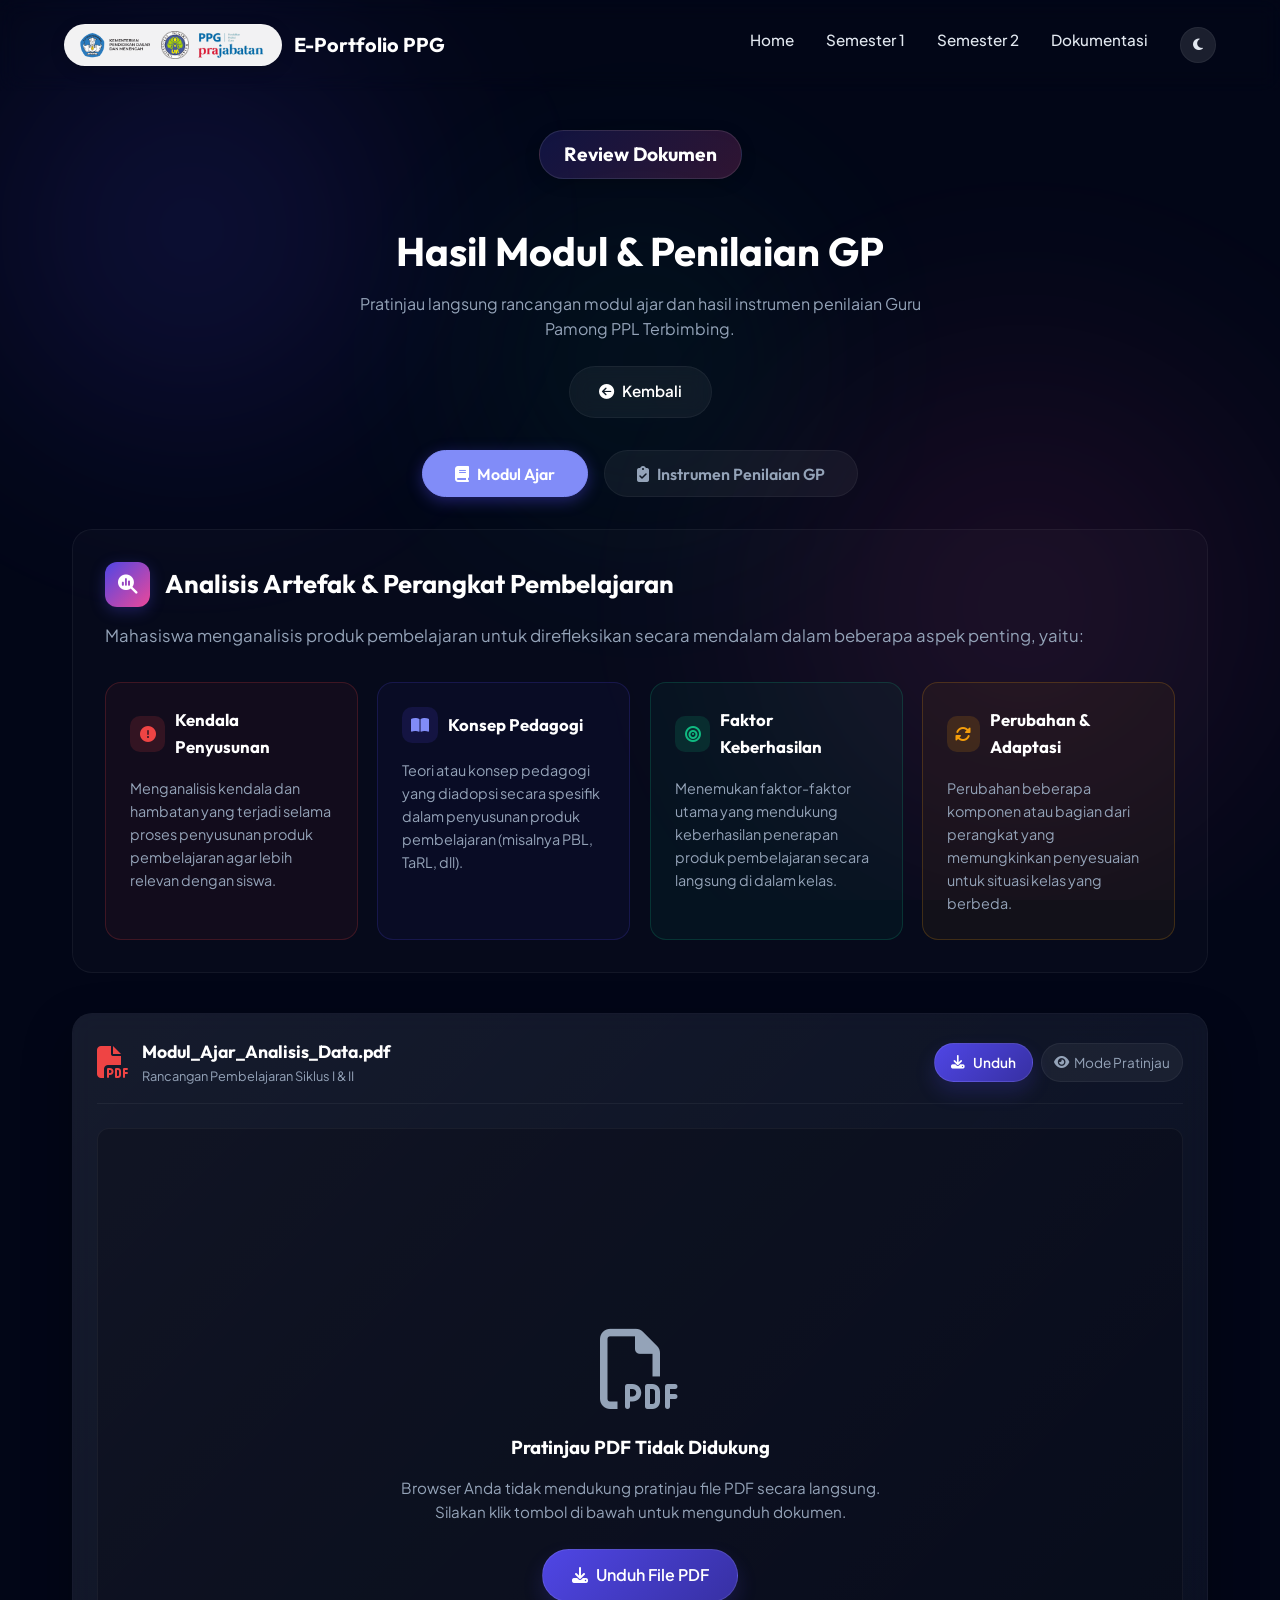
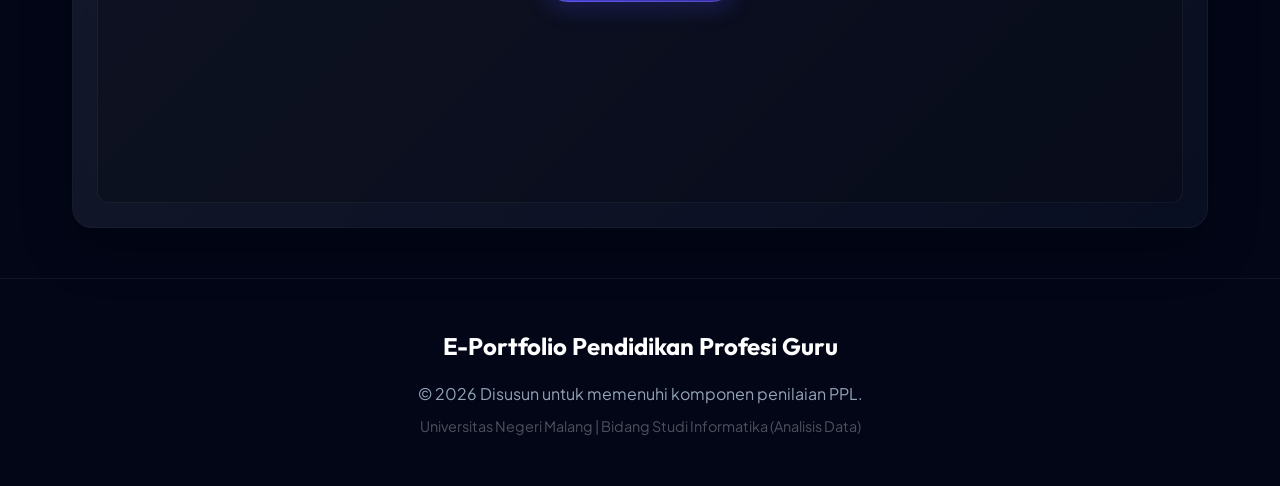
<file: hasil-modul-penilaian.html>
<!DOCTYPE html>
<html lang="id">

<head>
    <meta charset="UTF-8">
    <meta name="viewport" content="width=device-width, initial-scale=1.0">
    <title>Hasil Modul & Penilaian | Calon Guru Profesional</title>

    <!-- Google Fonts -->
    <link rel="preconnect" href="https://fonts.googleapis.com">
    <link rel="preconnect" href="https://fonts.gstatic.com" crossorigin>
    <link
        href="https://fonts.googleapis.com/css2?family=Outfit:wght@300;400;500;600;700;800&family=Plus+Jakarta+Sans:ital,wght@0,300;0,400;0,500;0,600;0,700;1,400&display=swap"
        rel="stylesheet">

    <!-- FontAwesome -->
    <link rel="stylesheet" href="https://cdnjs.cloudflare.com/ajax/libs/font-awesome/6.4.0/css/all.min.css">

    <!-- Custom CSS -->
    <link rel="stylesheet" href="style.css">
    
    <style>
        .tabs-container {
            display: flex;
            justify-content: center;
            gap: 1rem;
            margin-bottom: 2rem;
            flex-wrap: wrap;
        }
        
        .tab-btn {
            background: rgba(255, 255, 255, 0.05);
            border: 1px solid var(--glass-border);
            color: var(--text-muted);
            padding: 0.8rem 2rem;
            border-radius: 50px;
            font-size: 1rem;
            font-weight: 600;
            cursor: pointer;
            transition: all 0.3s ease;
            font-family: 'Outfit', sans-serif;
            display: flex;
            align-items: center;
            gap: 0.5rem;
        }
        
        .tab-btn:hover {
            background: rgba(255, 255, 255, 0.1);
            color: #fff;
        }
        
        .tab-btn.active {
            background: var(--primary-light);
            color: #fff;
            border-color: var(--primary-light);
            box-shadow: 0 4px 15px rgba(79, 70, 229, 0.4);
        }
        
        .tab-content {
            display: none;
            animation: fadeIn 0.5s ease;
        }
        
        .tab-content.active {
            display: block;
        }
        
        @keyframes fadeIn {
            from { opacity: 0; transform: translateY(10px); }
            to { opacity: 1; transform: translateY(0); }
        }
    </style>
</head>

<body>

    <!-- Ambient Background -->
    <div class="ambient-bg">
        <div class="blob blob-1"></div>
        <div class="blob blob-2"></div>
        <div class="blob blob-3"></div>
    </div>

    <!-- Navigation -->
    <nav id="navbar">
        <a href="index.html" class="logo" style="display: flex; align-items: center; gap: 12px; text-decoration: none;">
            <div
                style="display: flex; align-items: center; gap: 8px; background: rgba(255, 255, 255, 0.95); padding: 6px 12px; border-radius: 50px; border: 1px solid rgba(255, 255, 255, 0.2); box-shadow: 0 4px 15px rgba(0, 0, 0, 0.15);">
                <img src="assets/images/Logo%20Kemdikdasmen.png" alt="Kemdikdasmen"
                    style="height: 28px; width: auto; object-fit: contain; display: block;">
                <img src="assets/images/Logo-UM.png" alt="UM"
                    style="height: 28px; width: auto; object-fit: contain; display: block;">
                <img src="assets/images/Logo%20PPG.png" alt="PPG"
                    style="height: 28px; width: auto; object-fit: contain; display: block;">
            </div>
            <span
                style="font-size: 1.25rem; font-weight: 700; color: #fff; font-family: 'Outfit', sans-serif;">E-Portfolio
                PPG</span>
        </a>
                        <ul class="nav-links">
            <li><a href="index.html">Home</a></li>
            <li class="dropdown">
                <a href="semester-1.html" class="dropbtn">Semester 1</a>
                <ul class="dropdown-content">
                    <li><a href="e-portfolio-1.html">E-Portfolio 1</a></li>
                    <li><a href="e-portfolio-2.html">E-Portfolio 2</a></li>
                </ul>
            </li>
            <li class="dropdown">
                <a href="semester-2.html" class="dropbtn">Semester 2</a>
                <ul class="dropdown-content">
                    <li><a href="course-ct.html">Computational Thinking</a></li>
                    <li><a href="course-filosofi.html">Filosofi Pendidikan</a></li>
                    <li><a href="course-pemahaman.html">Pemahaman Peserta Didik</a></li>
                    <li><a href="course-pembelajaran.html">Pembelajaran Mendalam</a></li>
                    <li><a href="course-growth.html">Growth Mindset</a></li>
                    <li><a href="course-selektif.html">Mata Kuliah Selektif</a></li>
                </ul>
            </li>
            <li><a href="e-portfolio-2.html#dokumentasi">Dokumentasi</a></li>
            <li>
                <button id="theme-toggle" class="theme-toggle-btn" aria-label="Toggle Theme">
                    <i class="fa-solid fa-moon"></i>
                </button>
            </li>
        </ul>
        <!-- Hamburger Button -->
        <button class="hamburger" id="hamburger-btn" aria-label="Buka Menu" aria-expanded="false">
            <span></span><span></span><span></span>
        </button>
    </nav>

    <!-- Mobile Nav Overlay -->
    <div class="mobile-nav-overlay" id="mobile-overlay"></div>

    <!-- Mobile Nav Drawer -->
        <div class="mobile-nav-drawer" id="mobile-drawer">
        <a href="index.html"><i class="fa-solid fa-house" style="margin-right:0.5rem; color:var(--primary-light);"></i> Home</a>
        <div class="mobile-nav-divider"></div>
        <button class="mobile-dropdown-toggle" data-target="mob-sub-semester1" onclick="window.location.href=\'semester-1.html\'">
            <span><i class="fa-solid fa-folder-open" style="margin-right:0.5rem; color:var(--secondary);"></i> Semester 1</span>
            <i class="fa-solid fa-chevron-down"></i>
        </button>
        <div class="mobile-submenu" id="mob-sub-semester1">
            <a href="e-portfolio-1.html">E-Portfolio 1</a>
            <a href="e-portfolio-2.html">E-Portfolio 2</a>
        </div>
        <button class="mobile-dropdown-toggle" data-target="mob-sub-semester2" onclick="window.location.href='semester-2.html'">
            <span><i class="fa-solid fa-folder" style="margin-right:0.5rem; color:#10b981;"></i> Semester 2</span>
        </button>
        <div class="mobile-submenu" id="mob-sub-semester2">
            <a href="course-ct.html">Computational Thinking</a>
            <a href="course-filosofi.html">Filosofi Pendidikan</a>
            <a href="course-pemahaman.html">Pemahaman Peserta Didik</a>
            <a href="course-pembelajaran.html">Pembelajaran Mendalam</a>
            <a href="course-growth.html">Growth Mindset</a>
            <a href="course-selektif.html">Mata Kuliah Selektif</a>
        </div>
        <a href="e-portfolio-2.html#dokumentasi"><i class="fa-solid fa-images" style="margin-right:0.5rem; color:var(--warning);"></i> Dokumentasi</a>
        <div class="mobile-nav-divider"></div>
        <div class="mobile-theme-row">
            <span><i class="fa-solid fa-circle-half-stroke" style="margin-right:0.5rem;"></i> Mode Tampilan</span>
            <button id="theme-toggle-mobile" class="theme-toggle-btn" aria-label="Toggle Theme Mobile">
                <i class="fa-solid fa-moon"></i>
            </button>
        </div>
    </div>

    <!-- Main Container -->
    <div class="container" style="margin-top: 130px; margin-bottom: 50px;">
        <div style="text-align: center; margin-bottom: 2rem;">
            <span class="portfolio-label"
                style="background: linear-gradient(135deg, rgba(79,70,229,0.2) 0%, rgba(236,72,153,0.2) 100%);">Review Dokumen</span>
            <h1 style="font-size: 2.5rem; margin-top: 0.5rem; margin-bottom: 0.5rem;">Hasil Modul & Penilaian GP</h1>
            <p style="color: var(--text-muted); max-width: 600px; margin: 0 auto 1.5rem;">Pratinjau langsung rancangan
                modul ajar dan hasil instrumen penilaian Guru Pamong PPL Terbimbing.</p>

            <a href="e-portfolio-1.html#artefak" class="btn-secondary"
                style="display: inline-flex; align-items: center; gap: 0.5rem; padding: 0.8rem 1.8rem; border-radius: 50px; text-decoration: none; font-weight: 600; font-size: 0.95rem; background: rgba(255,255,255,0.05); border: 1px solid var(--glass-border); color: #fff;">
                <i class="fa-solid fa-circle-arrow-left"></i> Kembali
            </a>
        </div>
        
        <div class="tabs-container">
            <button class="tab-btn active" onclick="openTab('modul')"><i class="fa-solid fa-book"></i> Modul Ajar</button>
            <button class="tab-btn" onclick="openTab('penilaian')"><i class="fa-solid fa-clipboard-check"></i> Instrumen Penilaian GP</button>
        </div>

        <!-- Document Viewer Panel 1: Modul Ajar -->
        <div id="modul" class="tab-content active">
            
            <!-- Analisis Artefak Reflection Section -->
            <div style="margin-bottom: 2.5rem; background: rgba(255,255,255,0.02); padding: 2rem; border-radius: 20px; border: 1px solid var(--glass-border);">
                <div style="display: flex; align-items: center; gap: 15px; margin-bottom: 1rem;">
                    <div style="width: 45px; height: 45px; border-radius: 12px; background: linear-gradient(135deg, var(--primary), var(--secondary)); display: flex; align-items: center; justify-content: center; box-shadow: 0 4px 15px rgba(79,70,229,0.3);">
                        <i class="fa-solid fa-magnifying-glass-chart" style="color: #fff; font-size: 1.2rem;"></i>
                    </div>
                    <h2 style="font-size: 1.6rem; color: #fff; margin: 0;">Analisis Artefak & Perangkat Pembelajaran</h2>
                </div>
                <p style="color: var(--text-muted); margin-bottom: 2rem; font-size: 1.05rem; line-height: 1.6;">
                    Mahasiswa menganalisis produk pembelajaran untuk direfleksikan secara mendalam dalam beberapa aspek penting, yaitu:
                </p>
                
                <div style="display: grid; grid-template-columns: repeat(auto-fit, minmax(240px, 1fr)); gap: 1.2rem;">
                    <!-- Kendala -->
                    <div style="background: rgba(239, 68, 68, 0.05); border: 1px solid rgba(239, 68, 68, 0.2); padding: 1.5rem; border-radius: 16px; transition: transform 0.3s ease;" onmouseover="this.style.transform='translateY(-5px)';" onmouseout="this.style.transform='translateY(0)';">
                        <div style="display: flex; align-items: center; gap: 10px; margin-bottom: 1rem;">
                            <div style="width: 36px; height: 36px; border-radius: 10px; background: rgba(239, 68, 68, 0.15); display: flex; align-items: center; justify-content: center;">
                                <i class="fa-solid fa-circle-exclamation" style="color: #ef4444;"></i>
                            </div>
                            <h4 style="color: #fff; margin: 0; font-size: 1.05rem;">Kendala Penyusunan</h4>
                        </div>
                        <p style="color: var(--text-muted); font-size: 0.9rem; line-height: 1.6; margin: 0;">
                            Menganalisis kendala dan hambatan yang terjadi selama proses penyusunan produk pembelajaran agar lebih relevan dengan siswa.
                        </p>
                    </div>

                    <!-- Teori -->
                    <div style="background: rgba(79, 70, 229, 0.05); border: 1px solid rgba(79, 70, 229, 0.2); padding: 1.5rem; border-radius: 16px; transition: transform 0.3s ease;" onmouseover="this.style.transform='translateY(-5px)';" onmouseout="this.style.transform='translateY(0)';">
                        <div style="display: flex; align-items: center; gap: 10px; margin-bottom: 1rem;">
                            <div style="width: 36px; height: 36px; border-radius: 10px; background: rgba(79, 70, 229, 0.15); display: flex; align-items: center; justify-content: center;">
                                <i class="fa-solid fa-book-open" style="color: var(--primary-light);"></i>
                            </div>
                            <h4 style="color: #fff; margin: 0; font-size: 1.05rem;">Konsep Pedagogi</h4>
                        </div>
                        <p style="color: var(--text-muted); font-size: 0.9rem; line-height: 1.6; margin: 0;">
                            Teori atau konsep pedagogi yang diadopsi secara spesifik dalam penyusunan produk pembelajaran (misalnya PBL, TaRL, dll).
                        </p>
                    </div>

                    <!-- Keberhasilan -->
                    <div style="background: rgba(16, 185, 129, 0.05); border: 1px solid rgba(16, 185, 129, 0.2); padding: 1.5rem; border-radius: 16px; transition: transform 0.3s ease;" onmouseover="this.style.transform='translateY(-5px)';" onmouseout="this.style.transform='translateY(0)';">
                        <div style="display: flex; align-items: center; gap: 10px; margin-bottom: 1rem;">
                            <div style="width: 36px; height: 36px; border-radius: 10px; background: rgba(16, 185, 129, 0.15); display: flex; align-items: center; justify-content: center;">
                                <i class="fa-solid fa-bullseye" style="color: #10b981;"></i>
                            </div>
                            <h4 style="color: #fff; margin: 0; font-size: 1.05rem;">Faktor Keberhasilan</h4>
                        </div>
                        <p style="color: var(--text-muted); font-size: 0.9rem; line-height: 1.6; margin: 0;">
                            Menemukan faktor-faktor utama yang mendukung keberhasilan penerapan produk pembelajaran secara langsung di dalam kelas.
                        </p>
                    </div>

                    <!-- Adaptasi -->
                    <div style="background: rgba(245, 158, 11, 0.05); border: 1px solid rgba(245, 158, 11, 0.2); padding: 1.5rem; border-radius: 16px; transition: transform 0.3s ease;" onmouseover="this.style.transform='translateY(-5px)';" onmouseout="this.style.transform='translateY(0)';">
                        <div style="display: flex; align-items: center; gap: 10px; margin-bottom: 1rem;">
                            <div style="width: 36px; height: 36px; border-radius: 10px; background: rgba(245, 158, 11, 0.15); display: flex; align-items: center; justify-content: center;">
                                <i class="fa-solid fa-rotate" style="color: #f59e0b;"></i>
                            </div>
                            <h4 style="color: #fff; margin: 0; font-size: 1.05rem;">Perubahan & Adaptasi</h4>
                        </div>
                        <p style="color: var(--text-muted); font-size: 0.9rem; line-height: 1.6; margin: 0;">
                            Perubahan beberapa komponen atau bagian dari perangkat yang memungkinkan penyesuaian untuk situasi kelas yang berbeda.
                        </p>
                    </div>
                </div>
            </div>

            <div class="glass-card"
                style="padding: 1.5rem; border-radius: 20px; border: 1px solid var(--glass-border); box-shadow: 0 20px 50px rgba(0,0,0,0.3); overflow: hidden;">
                <div
                    style="display: flex; justify-content: space-between; align-items: center; padding-bottom: 1rem; border-bottom: 1px solid var(--glass-border); margin-bottom: 1.5rem; flex-wrap: wrap; gap: 1rem;">
                    <div style="display: flex; align-items: center; gap: 0.8rem;">
                        <i class="fa-solid fa-file-pdf" style="font-size: 2rem; color: #ef4444;"></i>
                        <div>
                            <h3 style="font-size: 1.1rem; margin: 0; color: #fff;">Modul_Ajar_Analisis_Data.pdf</h3>
                            <p style="color: var(--text-muted); font-size: 0.8rem; margin: 0;">Rancangan Pembelajaran Siklus I & II</p>
                        </div>
                    </div>
                    <div style="display: flex; gap: 0.5rem;">
                        <a href="assets/docs/MODUL%20AJAR%20ANALISIS%20DATA.pdf"
                            download="Modul_Ajar_Analisis_Data.pdf" class="btn-primary"
                            style="display: inline-flex; align-items: center; gap: 0.5rem; padding: 0.5rem 1rem; border-radius: 50px; text-decoration: none; font-weight: 600; font-size: 0.85rem;">
                            <i class="fa-solid fa-download"></i> Unduh
                        </a>
                        <div
                            style="font-size: 0.85rem; color: var(--text-muted); padding: 5px 12px; background: rgba(255,255,255,0.05); border-radius: 20px; border: 1px solid var(--glass-border); display: flex; align-items: center;">
                            <i class="fa-solid fa-eye" style="margin-right: 5px;"></i> Mode Pratinjau
                        </div>
                    </div>
                </div>

                <!-- PDF Embed Area -->
                <div
                    style="position: relative; width: 100%; height: clamp(500px, 75vh, 800px); border-radius: 12px; overflow: hidden; background: rgba(0,0,0,0.2); border: 1px solid rgba(255,255,255,0.05);">
                    <object data="assets/docs/MODUL%20AJAR%20ANALISIS%20DATA.pdf" type="application/pdf" width="100%"
                        height="100%">
                        <!-- Fallback if PDF cannot be embedded -->
                        <div
                            style="display: flex; flex-direction: column; align-items: center; justify-content: center; height: 100%; padding: 2rem; text-align: center;">
                            <i class="fa-regular fa-file-pdf"
                                style="font-size: 5rem; color: var(--text-muted); margin-bottom: 1.5rem;"></i>
                            <h3 style="color: #fff; margin-bottom: 0.8rem;">Pratinjau PDF Tidak Didukung</h3>
                            <p
                                style="color: var(--text-muted); max-width: 500px; margin-bottom: 1.5rem; font-size: 0.95rem;">
                                Browser Anda tidak mendukung pratinjau file PDF secara langsung. Silakan klik tombol di
                                bawah untuk mengunduh dokumen.
                            </p>
                            <a href="assets/docs/MODUL%20AJAR%20ANALISIS%20DATA.pdf"
                                download="Modul_Ajar_Analisis_Data.pdf" class="btn-primary"
                                style="display: inline-flex; align-items: center; gap: 0.5rem; padding: 0.8rem 1.8rem; border-radius: 50px; text-decoration: none; font-weight: 600;">
                                <i class="fa-solid fa-download"></i> Unduh File PDF
                            </a>
                        </div>
                    </object>
                </div>
            </div>
        </div>
        
        <!-- Document Viewer Panel 2: Instrumen Penilaian -->
        <div id="penilaian" class="tab-content">
            <div class="glass-card"
                style="padding: 1.5rem; border-radius: 20px; border: 1px solid var(--glass-border); box-shadow: 0 20px 50px rgba(0,0,0,0.3); overflow: hidden;">
                <div
                    style="display: flex; justify-content: space-between; align-items: center; padding-bottom: 1rem; border-bottom: 1px solid var(--glass-border); margin-bottom: 1.5rem; flex-wrap: wrap; gap: 1rem;">
                    <div style="display: flex; align-items: center; gap: 0.8rem;">
                        <i class="fa-solid fa-file-pdf" style="font-size: 2rem; color: #10b981;"></i>
                        <div>
                            <h3 style="font-size: 1.1rem; margin: 0; color: #fff;">Instrumen_Penilaian_GP.pdf</h3>
                            <p style="color: var(--text-muted); font-size: 0.8rem; margin: 0;">Hasil Evaluasi Perangkat & Praktik Mengajar</p>
                        </div>
                    </div>
                    <div style="display: flex; gap: 0.5rem;">
                        <a href="assets/docs/INSTRUMEN_PENILAIAN_GURU%20PAMONG%20pdf.pdf"
                            download="Instrumen_Penilaian_Guru_Pamong.pdf" class="btn-primary"
                            style="display: inline-flex; align-items: center; gap: 0.5rem; padding: 0.5rem 1rem; border-radius: 50px; text-decoration: none; font-weight: 600; font-size: 0.85rem; background: #10b981;">
                            <i class="fa-solid fa-download"></i> Unduh
                        </a>
                        <div
                            style="font-size: 0.85rem; color: var(--text-muted); padding: 5px 12px; background: rgba(255,255,255,0.05); border-radius: 20px; border: 1px solid var(--glass-border); display: flex; align-items: center;">
                            <i class="fa-solid fa-eye" style="margin-right: 5px;"></i> Mode Pratinjau
                        </div>
                    </div>
                </div>

                <!-- PDF Embed Area -->
                <div
                    style="position: relative; width: 100%; height: clamp(500px, 75vh, 800px); border-radius: 12px; overflow: hidden; background: rgba(0,0,0,0.2); border: 1px solid rgba(255,255,255,0.05);">
                    <object data="assets/docs/INSTRUMEN_PENILAIAN_GURU%20PAMONG%20pdf.pdf" type="application/pdf" width="100%"
                        height="100%">
                        <!-- Fallback if PDF cannot be embedded -->
                        <div
                            style="display: flex; flex-direction: column; align-items: center; justify-content: center; height: 100%; padding: 2rem; text-align: center;">
                            <i class="fa-regular fa-file-pdf"
                                style="font-size: 5rem; color: var(--text-muted); margin-bottom: 1.5rem;"></i>
                            <h3 style="color: #fff; margin-bottom: 0.8rem;">Pratinjau PDF Tidak Didukung</h3>
                            <p
                                style="color: var(--text-muted); max-width: 500px; margin-bottom: 1.5rem; font-size: 0.95rem;">
                                Browser Anda tidak mendukung pratinjau file PDF secara langsung. Silakan klik tombol di
                                bawah untuk mengunduh dokumen.
                            </p>
                            <a href="assets/docs/INSTRUMEN_PENILAIAN_GURU%20PAMONG%20pdf.pdf"
                                download="Instrumen_Penilaian_Guru_Pamong.pdf" class="btn-primary"
                                style="display: inline-flex; align-items: center; gap: 0.5rem; padding: 0.8rem 1.8rem; border-radius: 50px; text-decoration: none; font-weight: 600; background: #10b981;">
                                <i class="fa-solid fa-download"></i> Unduh File PDF
                            </a>
                        </div>
                    </object>
                </div>
            </div>
        </div>
    </div>

    <!-- Footer -->
    <footer>
        <div class="container">
            <h3 style="font-family: 'Outfit', sans-serif; font-size: 1.5rem; margin-bottom: 1rem;">E-Portfolio
                Pendidikan Profesi Guru</h3>
            <p>&copy; 2026 Disusun untuk memenuhi komponen penilaian PPL.</p>
            <p style="margin-top: 0.5rem; font-size: 0.9rem; color: rgba(255,255,255,0.3);">
                Universitas Negeri Malang | Bidang Studi Informatika (Analisis Data)
            </p>
        </div>
    </footer>

    <script>
        function openTab(tabId) {
            document.querySelectorAll('.tab-content').forEach(tab => {
                tab.classList.remove('active');
            });
            document.querySelectorAll('.tab-btn').forEach(btn => {
                btn.classList.remove('active');
            });
            
            document.getElementById(tabId).classList.add('active');
            event.currentTarget.classList.add('active');
        }
    
        // Theme Toggle Logic
        const themeToggle = document.getElementById('theme-toggle');
        const htmlElement = document.documentElement;
        const icon = themeToggle.querySelector('i');

        const savedTheme = localStorage.getItem('theme');
        if (savedTheme === 'light') {
            htmlElement.setAttribute('data-theme', 'light');
            icon.classList.remove('fa-moon');
            icon.classList.add('fa-sun');
        }

        themeToggle.addEventListener('click', () => {
            if (htmlElement.getAttribute('data-theme') === 'light') {
                htmlElement.removeAttribute('data-theme');
                localStorage.setItem('theme', 'dark');
                icon.classList.remove('fa-sun');
                icon.classList.add('fa-moon');
            } else {
                htmlElement.setAttribute('data-theme', 'light');
                localStorage.setItem('theme', 'light');
                icon.classList.remove('fa-moon');
                icon.classList.add('fa-sun');
            }
        });

        // Navbar Scroll Effect
        window.addEventListener('scroll', () => {
            const nav = document.getElementById('navbar');
            if (window.scrollY > 50) nav.classList.add('scrolled');
            else nav.classList.remove('scrolled');
        });

        // ---- Mobile Hamburger Menu ----
        const hamburgerBtn = document.getElementById('hamburger-btn');
        const mobileDrawer = document.getElementById('mobile-drawer');
        const mobileOverlay = document.getElementById('mobile-overlay');

        function openDrawer() {
            hamburgerBtn.classList.add('open');
            hamburgerBtn.setAttribute('aria-expanded', 'true');
            mobileDrawer.classList.add('open');
            mobileOverlay.classList.add('active');
            document.body.style.overflow = 'hidden';
        }

        function closeDrawer() {
            hamburgerBtn.classList.remove('open');
            hamburgerBtn.setAttribute('aria-expanded', 'false');
            mobileDrawer.classList.remove('open');
            mobileOverlay.classList.remove('active');
            document.body.style.overflow = '';
        }

        hamburgerBtn.addEventListener('click', () => {
            if (mobileDrawer.classList.contains('open')) closeDrawer();
            else openDrawer();
        });

        mobileOverlay.addEventListener('click', closeDrawer);
        mobileDrawer.querySelectorAll('a').forEach(link => link.addEventListener('click', closeDrawer));

        const themeToggleMobile = document.getElementById('theme-toggle-mobile');
        if (themeToggleMobile) {
            const mobileIcon = themeToggleMobile.querySelector('i');
            if (savedTheme === 'light') mobileIcon.classList.replace('fa-moon', 'fa-sun');
            themeToggleMobile.addEventListener('click', () => {
                themeToggle.click();
                const isDark = !htmlElement.hasAttribute('data-theme');
                mobileIcon.classList.toggle('fa-moon', isDark);
                mobileIcon.classList.toggle('fa-sun', !isDark);
            });
        }
    </script>
</body>

</html>
</file>
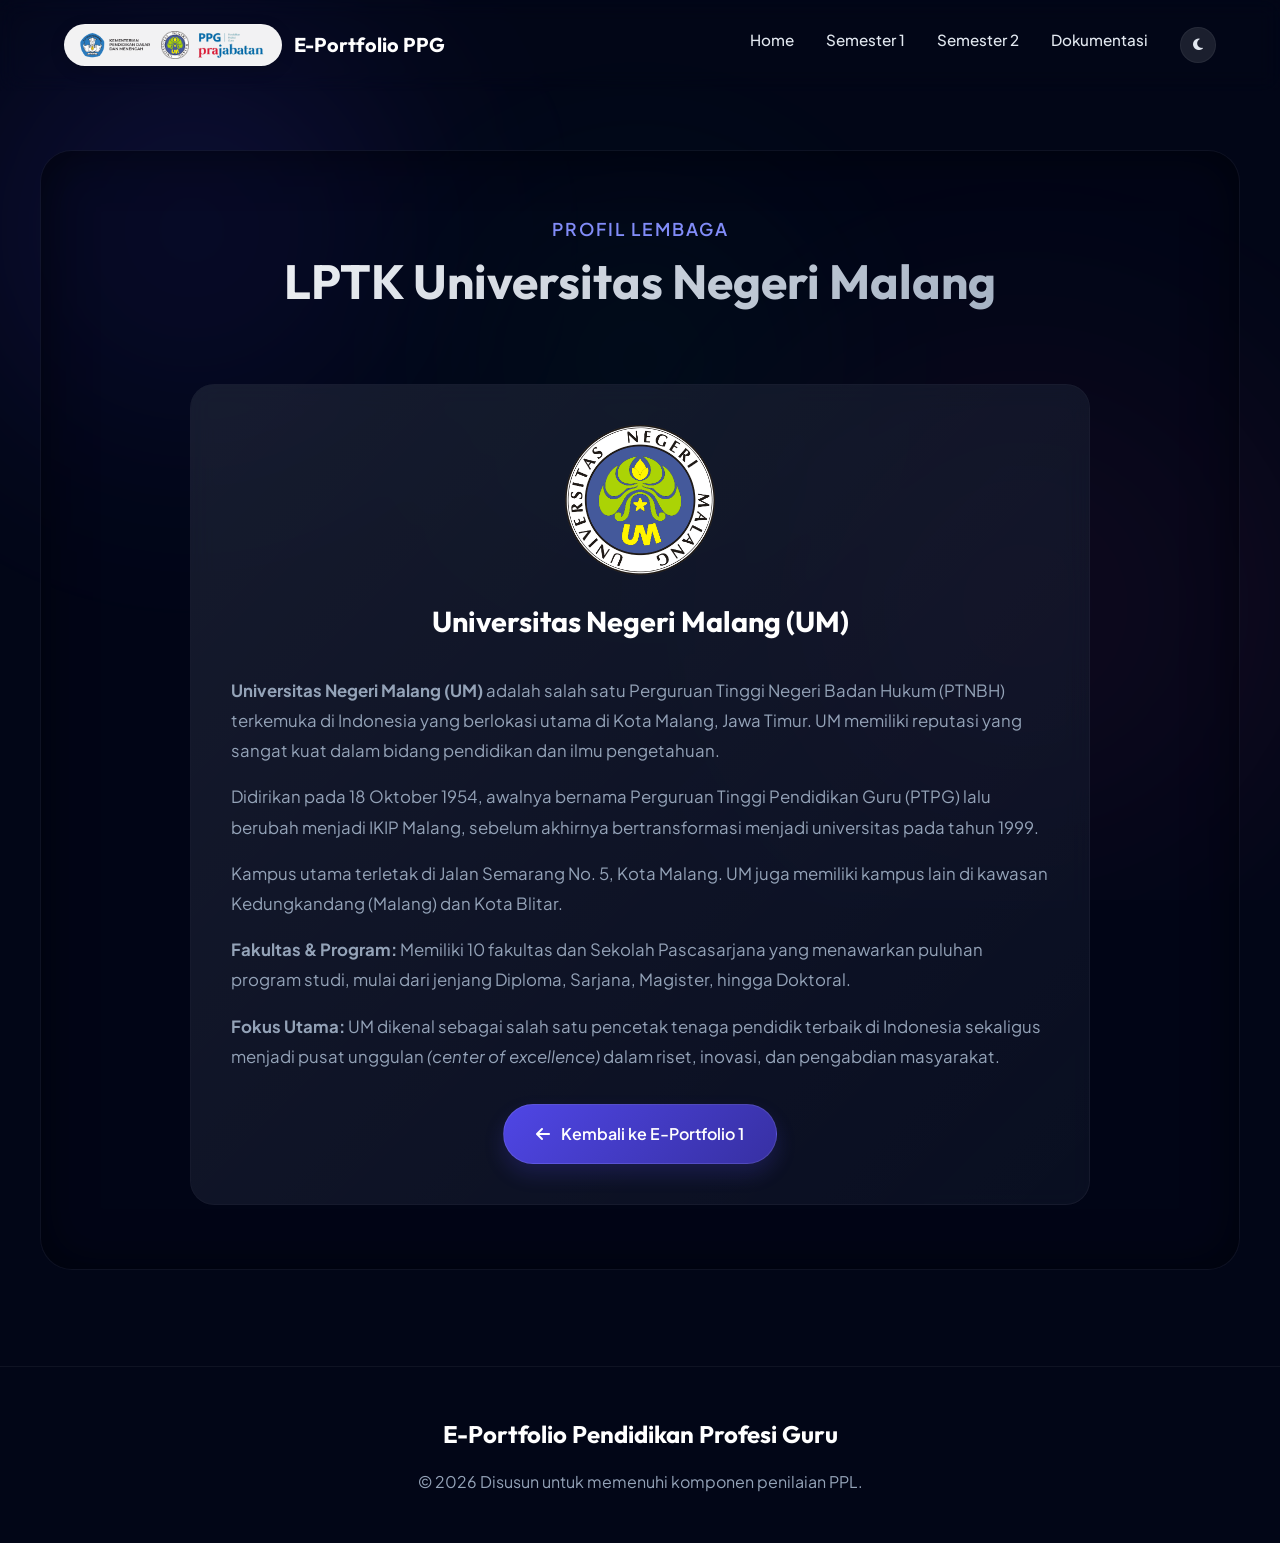
<file: kampus-um.html>
<!DOCTYPE html>
<html lang="id">
<head>
    <meta charset="UTF-8">
    <meta name="viewport" content="width=device-width, initial-scale=1.0">
    <title>Profil Kampus LPTK | Universitas Negeri Malang</title>
    
    <!-- Google Fonts -->
    <link rel="preconnect" href="https://fonts.googleapis.com">
    <link rel="preconnect" href="https://fonts.gstatic.com" crossorigin>
    <link href="https://fonts.googleapis.com/css2?family=Outfit:wght@300;400;500;600;700;800&family=Plus+Jakarta+Sans:ital,wght@0,300;0,400;0,500;0,600;0,700;1,400&display=swap" rel="stylesheet">
    
    <!-- FontAwesome -->
    <link rel="stylesheet" href="https://cdnjs.cloudflare.com/ajax/libs/font-awesome/6.4.0/css/all.min.css">

    <!-- Custom CSS -->
    <link rel="stylesheet" href="style.css">
</head>
<body>

    <!-- Ambient Background -->
    <div class="ambient-bg">
        <div class="blob blob-1"></div>
        <div class="blob blob-2"></div>
        <div class="blob blob-3"></div>
    </div>

    <!-- Navigation -->
    <nav id="navbar">
        <a href="index.html" class="logo" style="display: flex; align-items: center; gap: 12px; text-decoration: none;">
            <div style="display: flex; align-items: center; gap: 8px; background: rgba(255, 255, 255, 0.95); padding: 6px 12px; border-radius: 50px; border: 1px solid rgba(255, 255, 255, 0.2); box-shadow: 0 4px 15px rgba(0, 0, 0, 0.15);">
                <img src="assets/images/Logo%20Kemdikdasmen.png" alt="Kemdikdasmen" style="height: 28px; width: auto; object-fit: contain; display: block;">
                <img src="assets/images/Logo-UM.png" alt="UM" style="height: 28px; width: auto; object-fit: contain; display: block;">
                <img src="assets/images/Logo%20PPG.png" alt="PPG" style="height: 28px; width: auto; object-fit: contain; display: block;">
            </div>
            <span style="font-size: 1.25rem; font-weight: 700; color: #fff; font-family: 'Outfit', sans-serif;">E-Portfolio PPG</span>
        </a>
                        <ul class="nav-links">
            <li><a href="index.html">Home</a></li>
            <li class="dropdown">
                <a href="semester-1.html" class="dropbtn">Semester 1</a>
                <ul class="dropdown-content">
                    <li><a href="e-portfolio-1.html">E-Portfolio 1</a></li>
                    <li><a href="e-portfolio-2.html">E-Portfolio 2</a></li>
                </ul>
            </li>
            <li class="dropdown">
                <a href="semester-2.html" class="dropbtn">Semester 2</a>
                <ul class="dropdown-content">
                    <li><a href="course-ct.html">Computational Thinking</a></li>
                    <li><a href="course-filosofi.html">Filosofi Pendidikan</a></li>
                    <li><a href="course-pemahaman.html">Pemahaman Peserta Didik</a></li>
                    <li><a href="course-pembelajaran.html">Pembelajaran Mendalam</a></li>
                    <li><a href="course-growth.html">Growth Mindset</a></li>
                    <li><a href="course-selektif.html">Mata Kuliah Selektif</a></li>
                </ul>
            </li>
            <li><a href="e-portfolio-2.html#dokumentasi">Dokumentasi</a></li>
            <li>
                <button id="theme-toggle" class="theme-toggle-btn" aria-label="Toggle Theme">
                    <i class="fa-solid fa-moon"></i>
                </button>
            </li>
        </ul>
        <!-- Hamburger Button -->
        <button class="hamburger" id="hamburger-btn" aria-label="Buka Menu" aria-expanded="false">
            <span></span><span></span><span></span>
        </button>
    </nav>

    <!-- Mobile Nav Overlay -->
    <div class="mobile-nav-overlay" id="mobile-overlay"></div>

    <!-- Mobile Nav Drawer -->
        <div class="mobile-nav-drawer" id="mobile-drawer">
        <a href="index.html"><i class="fa-solid fa-house" style="margin-right:0.5rem; color:var(--primary-light);"></i> Home</a>
        <div class="mobile-nav-divider"></div>
        <button class="mobile-dropdown-toggle" data-target="mob-sub-semester1" onclick="window.location.href=\'semester-1.html\'">
            <span><i class="fa-solid fa-folder-open" style="margin-right:0.5rem; color:var(--secondary);"></i> Semester 1</span>
            <i class="fa-solid fa-chevron-down"></i>
        </button>
        <div class="mobile-submenu" id="mob-sub-semester1">
            <a href="e-portfolio-1.html">E-Portfolio 1</a>
            <a href="e-portfolio-2.html">E-Portfolio 2</a>
        </div>
        <button class="mobile-dropdown-toggle" data-target="mob-sub-semester2" onclick="window.location.href='semester-2.html'">
            <span><i class="fa-solid fa-folder" style="margin-right:0.5rem; color:#10b981;"></i> Semester 2</span>
        </button>
        <div class="mobile-submenu" id="mob-sub-semester2">
            <a href="course-ct.html">Computational Thinking</a>
            <a href="course-filosofi.html">Filosofi Pendidikan</a>
            <a href="course-pemahaman.html">Pemahaman Peserta Didik</a>
            <a href="course-pembelajaran.html">Pembelajaran Mendalam</a>
            <a href="course-growth.html">Growth Mindset</a>
            <a href="course-selektif.html">Mata Kuliah Selektif</a>
        </div>
        <a href="e-portfolio-2.html#dokumentasi"><i class="fa-solid fa-images" style="margin-right:0.5rem; color:var(--warning);"></i> Dokumentasi</a>
        <div class="mobile-nav-divider"></div>
        <div class="mobile-theme-row">
            <span><i class="fa-solid fa-circle-half-stroke" style="margin-right:0.5rem;"></i> Mode Tampilan</span>
            <button id="theme-toggle-mobile" class="theme-toggle-btn" aria-label="Toggle Theme Mobile">
                <i class="fa-solid fa-moon"></i>
            </button>
        </div>
    </div>

    <!-- Main Content -->
    <section class="container portfolio-section" style="margin-top: 150px;">
        <div class="section-header">
            <span class="section-subtitle">Profil Lembaga</span>
            <h2 class="section-title">LPTK Universitas Negeri Malang</h2>
        </div>

        <div class="glass-card" style="max-width: 900px; margin: 0 auto; padding: 2.5rem; text-align: left;">
            <div style="text-align: center; margin-bottom: 2rem;">
                <img src="assets/images/Logo-UM.png" alt="Logo UM" style="width: 150px; height: auto; margin-bottom: 1rem;">
                <h3 style="font-size: 1.8rem; font-family: 'Outfit', sans-serif; color: #fff;">Universitas Negeri Malang (UM)</h3>
            </div>
            
            <div style="color: var(--text-muted); font-size: 1.05rem; line-height: 1.8;">
                <p style="margin-bottom: 1rem;">
                    <strong>Universitas Negeri Malang (UM)</strong> adalah salah satu Perguruan Tinggi Negeri Badan Hukum (PTNBH) terkemuka di Indonesia yang berlokasi utama di Kota Malang, Jawa Timur. UM memiliki reputasi yang sangat kuat dalam bidang pendidikan dan ilmu pengetahuan.
                </p>
                <p style="margin-bottom: 1rem;">
                    Didirikan pada 18 Oktober 1954, awalnya bernama Perguruan Tinggi Pendidikan Guru (PTPG) lalu berubah menjadi IKIP Malang, sebelum akhirnya bertransformasi menjadi universitas pada tahun 1999.
                </p>
                <p style="margin-bottom: 1rem;">
                    Kampus utama terletak di Jalan Semarang No. 5, Kota Malang. UM juga memiliki kampus lain di kawasan Kedungkandang (Malang) dan Kota Blitar.
                </p>
                <p style="margin-bottom: 1rem;">
                    <strong>Fakultas & Program:</strong> Memiliki 10 fakultas dan Sekolah Pascasarjana yang menawarkan puluhan program studi, mulai dari jenjang Diploma, Sarjana, Magister, hingga Doktoral.
                </p>
                <p>
                    <strong>Fokus Utama:</strong> UM dikenal sebagai salah satu pencetak tenaga pendidik terbaik di Indonesia sekaligus menjadi pusat unggulan <em>(center of excellence)</em> dalam riset, inovasi, dan pengabdian masyarakat.
                </p>
            </div>
            <div style="text-align: center; margin-top: 2rem;">
                <a href="e-portfolio-1.html#profil" class="btn-primary" style="display: inline-block; text-decoration: none;"><i class="fa-solid fa-arrow-left" style="margin-right: 8px;"></i> Kembali ke E-Portfolio 1</a>
            </div>
        </div>
    </section>

    <footer>
        <div class="container">
            <h3 style="font-family: 'Outfit', sans-serif; font-size: 1.5rem; margin-bottom: 1rem;">E-Portfolio Pendidikan Profesi Guru</h3>
            <p>&copy; 2026 Disusun untuk memenuhi komponen penilaian PPL.</p>
        </div>
    </footer>

    <script>
        // Theme Toggle Logic
        const themeToggle = document.getElementById('theme-toggle');
        const htmlElement = document.documentElement;
        const icon = themeToggle.querySelector('i');

        const savedTheme = localStorage.getItem('theme');
        if (savedTheme === 'light') {
            htmlElement.setAttribute('data-theme', 'light');
            icon.classList.remove('fa-moon');
            icon.classList.add('fa-sun');
        }

        themeToggle.addEventListener('click', () => {
            if (htmlElement.getAttribute('data-theme') === 'light') {
                htmlElement.removeAttribute('data-theme');
                localStorage.setItem('theme', 'dark');
                icon.classList.remove('fa-sun');
                icon.classList.add('fa-moon');
            } else {
                htmlElement.setAttribute('data-theme', 'light');
                localStorage.setItem('theme', 'light');
                icon.classList.remove('fa-moon');
                icon.classList.add('fa-sun');
            }
        });

        // Navbar Scroll Effect
        window.addEventListener('scroll', () => {
            const nav = document.getElementById('navbar');
            if (window.scrollY > 50) {
                nav.classList.add('scrolled');
            } else {
                nav.classList.remove('scrolled');
            }
        });

        // ---- Mobile Hamburger Menu ----
        const hamburgerBtn = document.getElementById('hamburger-btn');
        const mobileDrawer = document.getElementById('mobile-drawer');
        const mobileOverlay = document.getElementById('mobile-overlay');

        function openDrawer() {
            hamburgerBtn.classList.add('open');
            hamburgerBtn.setAttribute('aria-expanded', 'true');
            mobileDrawer.classList.add('open');
            mobileOverlay.classList.add('active');
            document.body.style.overflow = 'hidden';
        }

        function closeDrawer() {
            hamburgerBtn.classList.remove('open');
            hamburgerBtn.setAttribute('aria-expanded', 'false');
            mobileDrawer.classList.remove('open');
            mobileOverlay.classList.remove('active');
            document.body.style.overflow = '';
        }

        hamburgerBtn.addEventListener('click', () => {
            if (mobileDrawer.classList.contains('open')) {
                closeDrawer();
            } else {
                openDrawer();
            }
        });

        mobileOverlay.addEventListener('click', closeDrawer);

        // Mobile dropdown toggles inside drawer
        document.querySelectorAll('.mobile-dropdown-toggle').forEach(btn => {
            btn.addEventListener('click', () => {
                const targetId = btn.dataset.target;
                const submenu = document.getElementById(targetId);
                const isOpen = btn.classList.contains('open');
                // Close all others
                document.querySelectorAll('.mobile-dropdown-toggle').forEach(b => b.classList.remove('open'));
                document.querySelectorAll('.mobile-submenu').forEach(m => m.classList.remove('open'));
                if (!isOpen) {
                    btn.classList.add('open');
                    submenu.classList.add('open');
                }
            });
        });

        // Close drawer when a mobile nav link is clicked
        mobileDrawer.querySelectorAll('a').forEach(link => {
            link.addEventListener('click', closeDrawer);
        });
    </script>
</body>
</html>
</file>
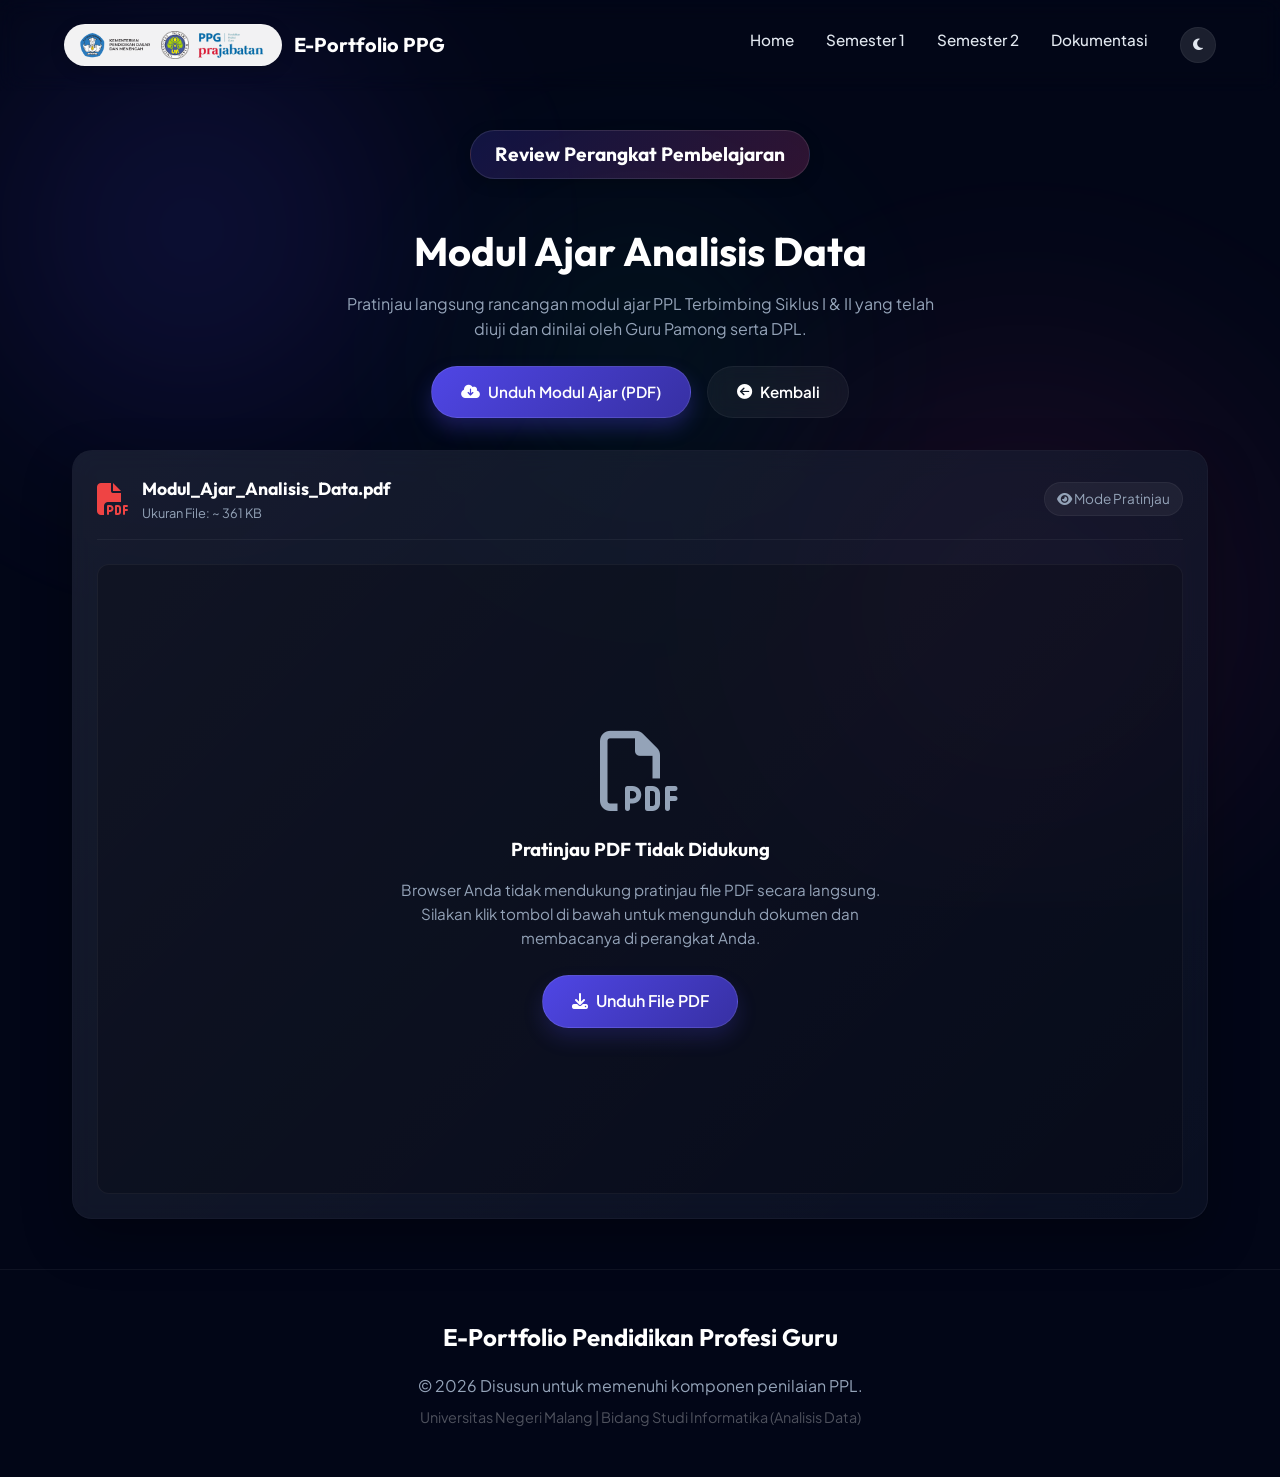
<file: modul-ajar.html>
<!DOCTYPE html>
<html lang="id">

<head>
    <meta charset="UTF-8">
    <meta name="viewport" content="width=device-width, initial-scale=1.0">
    <title>Review Modul Ajar | Calon Guru Profesional</title>

    <!-- Google Fonts -->
    <link rel="preconnect" href="https://fonts.googleapis.com">
    <link rel="preconnect" href="https://fonts.gstatic.com" crossorigin>
    <link
        href="https://fonts.googleapis.com/css2?family=Outfit:wght@300;400;500;600;700;800&family=Plus+Jakarta+Sans:ital,wght@0,300;0,400;0,500;0,600;0,700;1,400&display=swap"
        rel="stylesheet">

    <!-- FontAwesome -->
    <link rel="stylesheet" href="https://cdnjs.cloudflare.com/ajax/libs/font-awesome/6.4.0/css/all.min.css">

    <!-- Custom CSS -->
    <link rel="stylesheet" href="style.css">
</head>

<body>

    <!-- Ambient Background -->
    <div class="ambient-bg">
        <div class="blob blob-1"></div>
        <div class="blob blob-2"></div>
        <div class="blob blob-3"></div>
    </div>

    <!-- Navigation -->
    <nav id="navbar">
        <a href="index.html" class="logo" style="display: flex; align-items: center; gap: 12px; text-decoration: none;">
            <div
                style="display: flex; align-items: center; gap: 8px; background: rgba(255, 255, 255, 0.95); padding: 6px 12px; border-radius: 50px; border: 1px solid rgba(255, 255, 255, 0.2); box-shadow: 0 4px 15px rgba(0, 0, 0, 0.15);">
                <img src="assets/images/Logo%20Kemdikdasmen.png" alt="Kemdikdasmen"
                    style="height: 28px; width: auto; object-fit: contain; display: block;">
                <img src="assets/images/Logo-UM.png" alt="UM"
                    style="height: 28px; width: auto; object-fit: contain; display: block;">
                <img src="assets/images/Logo%20PPG.png" alt="PPG"
                    style="height: 28px; width: auto; object-fit: contain; display: block;">
            </div>
            <span
                style="font-size: 1.25rem; font-weight: 700; color: #fff; font-family: 'Outfit', sans-serif;">E-Portfolio
                PPG</span>
        </a>
                        <ul class="nav-links">
            <li><a href="index.html">Home</a></li>
            <li class="dropdown">
                <a href="semester-1.html" class="dropbtn">Semester 1</a>
                <ul class="dropdown-content">
                    <li><a href="e-portfolio-1.html">E-Portfolio 1</a></li>
                    <li><a href="e-portfolio-2.html">E-Portfolio 2</a></li>
                </ul>
            </li>
            <li class="dropdown">
                <a href="semester-2.html" class="dropbtn">Semester 2</a>
                <ul class="dropdown-content">
                    <li><a href="course-ct.html">Computational Thinking</a></li>
                    <li><a href="course-filosofi.html">Filosofi Pendidikan</a></li>
                    <li><a href="course-pemahaman.html">Pemahaman Peserta Didik</a></li>
                    <li><a href="course-pembelajaran.html">Pembelajaran Mendalam</a></li>
                    <li><a href="course-growth.html">Growth Mindset</a></li>
                    <li><a href="course-selektif.html">Mata Kuliah Selektif</a></li>
                </ul>
            </li>
            <li><a href="e-portfolio-2.html#dokumentasi">Dokumentasi</a></li>
            <li>
                <button id="theme-toggle" class="theme-toggle-btn" aria-label="Toggle Theme">
                    <i class="fa-solid fa-moon"></i>
                </button>
            </li>
        </ul>
        <!-- Hamburger Button -->
        <button class="hamburger" id="hamburger-btn" aria-label="Buka Menu" aria-expanded="false">
            <span></span><span></span><span></span>
        </button>
    </nav>

    <!-- Mobile Nav Overlay -->
    <div class="mobile-nav-overlay" id="mobile-overlay"></div>

    <!-- Mobile Nav Drawer -->
        <div class="mobile-nav-drawer" id="mobile-drawer">
        <a href="index.html"><i class="fa-solid fa-house" style="margin-right:0.5rem; color:var(--primary-light);"></i> Home</a>
        <div class="mobile-nav-divider"></div>
        <button class="mobile-dropdown-toggle" data-target="mob-sub-semester1" onclick="window.location.href=\'semester-1.html\'">
            <span><i class="fa-solid fa-folder-open" style="margin-right:0.5rem; color:var(--secondary);"></i> Semester 1</span>
            <i class="fa-solid fa-chevron-down"></i>
        </button>
        <div class="mobile-submenu" id="mob-sub-semester1">
            <a href="e-portfolio-1.html">E-Portfolio 1</a>
            <a href="e-portfolio-2.html">E-Portfolio 2</a>
        </div>
        <button class="mobile-dropdown-toggle" data-target="mob-sub-semester2" onclick="window.location.href='semester-2.html'">
            <span><i class="fa-solid fa-folder" style="margin-right:0.5rem; color:#10b981;"></i> Semester 2</span>
        </button>
        <div class="mobile-submenu" id="mob-sub-semester2">
            <a href="course-ct.html">Computational Thinking</a>
            <a href="course-filosofi.html">Filosofi Pendidikan</a>
            <a href="course-pemahaman.html">Pemahaman Peserta Didik</a>
            <a href="course-pembelajaran.html">Pembelajaran Mendalam</a>
            <a href="course-growth.html">Growth Mindset</a>
            <a href="course-selektif.html">Mata Kuliah Selektif</a>
        </div>
        <a href="e-portfolio-2.html#dokumentasi"><i class="fa-solid fa-images" style="margin-right:0.5rem; color:var(--warning);"></i> Dokumentasi</a>
        <div class="mobile-nav-divider"></div>
        <div class="mobile-theme-row">
            <span><i class="fa-solid fa-circle-half-stroke" style="margin-right:0.5rem;"></i> Mode Tampilan</span>
            <button id="theme-toggle-mobile" class="theme-toggle-btn" aria-label="Toggle Theme Mobile">
                <i class="fa-solid fa-moon"></i>
            </button>
        </div>
    </div>

    <!-- Main Container -->
    <div class="container" style="margin-top: 130px; margin-bottom: 50px;">
        <div style="text-align: center; margin-bottom: 2rem;">
            <span class="portfolio-label"
                style="background: linear-gradient(135deg, rgba(79,70,229,0.2) 0%, rgba(236,72,153,0.2) 100%);">Review
                Perangkat Pembelajaran</span>
            <h1 style="font-size: 2.5rem; margin-top: 0.5rem; margin-bottom: 0.5rem;">Modul Ajar Analisis Data</h1>
            <p style="color: var(--text-muted); max-width: 600px; margin: 0 auto 1.5rem;">Pratinjau langsung rancangan
                modul ajar PPL Terbimbing Siklus I & II yang telah diuji dan dinilai oleh Guru Pamong serta DPL.</p>

            <!-- Quick Actions -->
            <div style="display: flex; gap: 1rem; justify-content: center; align-items: center; flex-wrap: wrap;">
                <a href="assets/docs/MODUL%20AJAR%20ANALISIS%20DATA.pdf"
                    download="Modul_Ajar_Analisis_Data_Lutfi_Subekti.pdf" class="btn-primary"
                    style="display: inline-flex; align-items: center; gap: 0.5rem; padding: 0.8rem 1.8rem; border-radius: 50px; text-decoration: none; font-weight: 600; font-size: 0.95rem; box-shadow: 0 10px 20px rgba(79,70,229,0.3);">
                    <i class="fa-solid fa-cloud-arrow-down"></i> Unduh Modul Ajar (PDF)
                </a>
                <a href="e-portfolio-1.html#artefak" class="btn-secondary"
                    style="display: inline-flex; align-items: center; gap: 0.5rem; padding: 0.8rem 1.8rem; border-radius: 50px; text-decoration: none; font-weight: 600; font-size: 0.95rem; background: rgba(255,255,255,0.05); border: 1px solid var(--glass-border); color: #fff;">
                    <i class="fa-solid fa-circle-arrow-left"></i> Kembali
                </a>
            </div>
        </div>

        <!-- Document Viewer Panel -->
        <div class="glass-card"
            style="padding: 1.5rem; border-radius: 20px; border: 1px solid var(--glass-border); box-shadow: 0 20px 50px rgba(0,0,0,0.3); overflow: hidden;">
            <div
                style="display: flex; justify-content: space-between; align-items: center; padding-bottom: 1rem; border-bottom: 1px solid var(--glass-border); margin-bottom: 1.5rem;">
                <div style="display: flex; align-items: center; gap: 0.8rem;">
                    <i class="fa-solid fa-file-pdf" style="font-size: 2rem; color: #ef4444;"></i>
                    <div>
                        <h3 style="font-size: 1.1rem; margin: 0; color: #fff;">Modul_Ajar_Analisis_Data.pdf</h3>
                        <p style="color: var(--text-muted); font-size: 0.8rem; margin: 0;">Ukuran File: ~ 361 KB</p>
                    </div>
                </div>
                <div
                    style="font-size: 0.85rem; color: var(--text-muted); padding: 5px 12px; background: rgba(255,255,255,0.05); border-radius: 20px; border: 1px solid var(--glass-border);">
                    <i class="fa-solid fa-eye"></i> Mode Pratinjau
                </div>
            </div>

            <!-- PDF Embed Area -->
            <div
                style="position: relative; width: 100%; height: clamp(400px, 70vh, 700px); border-radius: 12px; overflow: hidden; background: rgba(0,0,0,0.2); border: 1px solid rgba(255,255,255,0.05);">
                <object data="assets/docs/MODUL%20AJAR%20ANALISIS%20DATA.pdf" type="application/pdf" width="100%"
                    height="100%">
                    <!-- Fallback if PDF cannot be embedded -->
                    <div
                        style="display: flex; flex-direction: column; align-items: center; justify-content: center; height: 100%; padding: 2rem; text-align: center;">
                        <i class="fa-regular fa-file-pdf"
                            style="font-size: 5rem; color: var(--text-muted); margin-bottom: 1.5rem;"></i>
                        <h3 style="color: #fff; margin-bottom: 0.8rem;">Pratinjau PDF Tidak Didukung</h3>
                        <p
                            style="color: var(--text-muted); max-width: 500px; margin-bottom: 1.5rem; font-size: 0.95rem;">
                            Browser Anda tidak mendukung pratinjau file PDF secara langsung. Silakan klik tombol di
                            bawah untuk mengunduh dokumen dan membacanya di perangkat Anda.
                        </p>
                        <a href="assets/docs/MODUL%20AJAR%20ANALISIS%20DATA.pdf"
                            download="Modul_Ajar_Analisis_Data_Lutfi_Subekti.pdf" class="btn-primary"
                            style="display: inline-flex; align-items: center; gap: 0.5rem; padding: 0.8rem 1.8rem; border-radius: 50px; text-decoration: none; font-weight: 600;">
                            <i class="fa-solid fa-download"></i> Unduh File PDF
                        </a>
                    </div>
                </object>
            </div>
        </div>
    </div>

    <!-- Footer -->
    <footer>
        <div class="container">
            <h3 style="font-family: 'Outfit', sans-serif; font-size: 1.5rem; margin-bottom: 1rem;">E-Portfolio
                Pendidikan Profesi Guru</h3>
            <p>&copy; 2026 Disusun untuk memenuhi komponen penilaian PPL.</p>
            <p style="margin-top: 0.5rem; font-size: 0.9rem; color: rgba(255,255,255,0.3);">
                Universitas Negeri Malang | Bidang Studi Informatika (Analisis Data)
            </p>
        </div>
    </footer>

    <script>
        // Theme Toggle Logic
        const themeToggle = document.getElementById('theme-toggle');
        const htmlElement = document.documentElement;
        const icon = themeToggle.querySelector('i');

        const savedTheme = localStorage.getItem('theme');
        if (savedTheme === 'light') {
            htmlElement.setAttribute('data-theme', 'light');
            icon.classList.remove('fa-moon');
            icon.classList.add('fa-sun');
        }

        themeToggle.addEventListener('click', () => {
            if (htmlElement.getAttribute('data-theme') === 'light') {
                htmlElement.removeAttribute('data-theme');
                localStorage.setItem('theme', 'dark');
                icon.classList.remove('fa-sun');
                icon.classList.add('fa-moon');
            } else {
                htmlElement.setAttribute('data-theme', 'light');
                localStorage.setItem('theme', 'light');
                icon.classList.remove('fa-moon');
                icon.classList.add('fa-sun');
            }
        });

        // Navbar Scroll Effect
        window.addEventListener('scroll', () => {
            const nav = document.getElementById('navbar');
            if (window.scrollY > 50) nav.classList.add('scrolled');
            else nav.classList.remove('scrolled');
        });

        // ---- Mobile Hamburger Menu ----
        const hamburgerBtn = document.getElementById('hamburger-btn');
        const mobileDrawer = document.getElementById('mobile-drawer');
        const mobileOverlay = document.getElementById('mobile-overlay');

        function openDrawer() {
            hamburgerBtn.classList.add('open');
            hamburgerBtn.setAttribute('aria-expanded', 'true');
            mobileDrawer.classList.add('open');
            mobileOverlay.classList.add('active');
            document.body.style.overflow = 'hidden';
        }

        function closeDrawer() {
            hamburgerBtn.classList.remove('open');
            hamburgerBtn.setAttribute('aria-expanded', 'false');
            mobileDrawer.classList.remove('open');
            mobileOverlay.classList.remove('active');
            document.body.style.overflow = '';
        }

        hamburgerBtn.addEventListener('click', () => {
            if (mobileDrawer.classList.contains('open')) closeDrawer();
            else openDrawer();
        });

        mobileOverlay.addEventListener('click', closeDrawer);
        mobileDrawer.querySelectorAll('a').forEach(link => link.addEventListener('click', closeDrawer));

        const themeToggleMobile = document.getElementById('theme-toggle-mobile');
        if (themeToggleMobile) {
            const mobileIcon = themeToggleMobile.querySelector('i');
            if (savedTheme === 'light') mobileIcon.classList.replace('fa-moon', 'fa-sun');
            themeToggleMobile.addEventListener('click', () => {
                themeToggle.click();
                const isDark = !htmlElement.hasAttribute('data-theme');
                mobileIcon.classList.toggle('fa-moon', isDark);
                mobileIcon.classList.toggle('fa-sun', !isDark);
            });
        }
    </script>
</body>

</html>
</file>
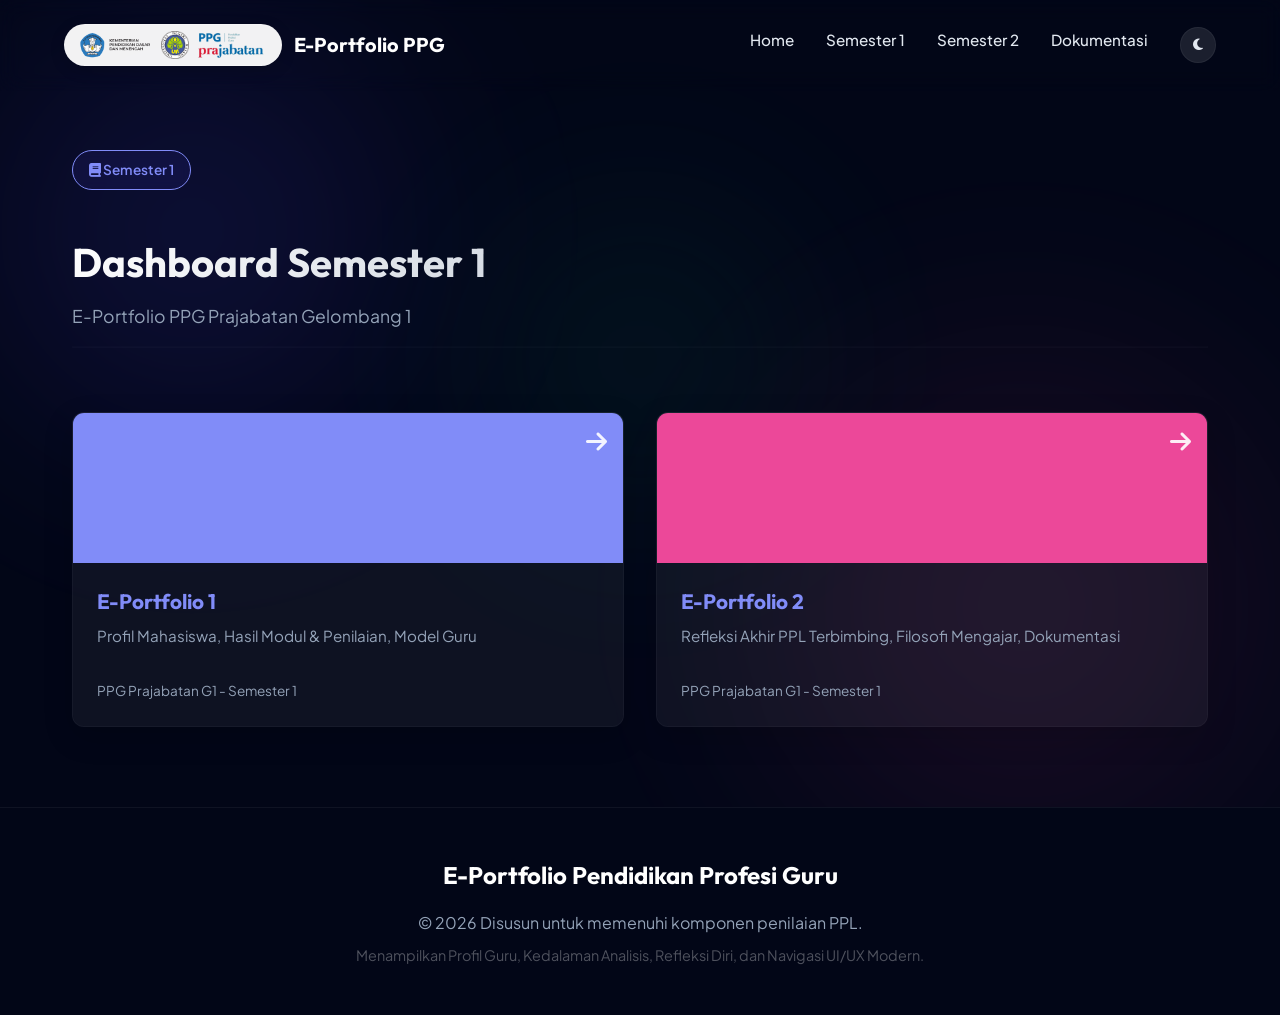
<file: semester-1.html>
<!DOCTYPE html>
<html lang="id">
<head>
    <meta charset="UTF-8">
    <meta name="viewport" content="width=device-width, initial-scale=1.0">
    <title>Semester 1 | E-Portfolio PPG</title>
    
    <!-- Google Fonts -->
    <link rel="preconnect" href="https://fonts.googleapis.com">
    <link rel="preconnect" href="https://fonts.gstatic.com" crossorigin>
    <link href="https://fonts.googleapis.com/css2?family=Outfit:wght@300;400;500;600;700;800&family=Plus+Jakarta+Sans:ital,wght@0,300;0,400;0,500;0,600;0,700;1,400&display=swap" rel="stylesheet">
    
    <!-- FontAwesome -->
    <link rel="stylesheet" href="https://cdnjs.cloudflare.com/ajax/libs/font-awesome/6.4.0/css/all.min.css">

    <!-- Custom CSS -->
    <link rel="stylesheet" href="style.css">
</head>
<body>

    <!-- Ambient Background -->
    <div class="ambient-bg">
        <div class="blob blob-1"></div>
        <div class="blob blob-2"></div>
        <div class="blob blob-3"></div>
    </div>

    <!-- Navigation -->
    <nav id="navbar">
        <a href="index.html" class="logo" style="display: flex; align-items: center; gap: 12px; text-decoration: none;">
            <div style="display: flex; align-items: center; gap: 8px; background: rgba(255, 255, 255, 0.95); padding: 6px 12px; border-radius: 50px; border: 1px solid rgba(255, 255, 255, 0.2); box-shadow: 0 4px 15px rgba(0, 0, 0, 0.15);">
                <img src="assets/images/Logo%20Kemdikdasmen.png" alt="Kemdikdasmen" style="height: 28px; width: auto; object-fit: contain; display: block;">
                <img src="assets/images/Logo-UM.png" alt="UM" style="height: 28px; width: auto; object-fit: contain; display: block;">
                <img src="assets/images/Logo%20PPG.png" alt="PPG" style="height: 28px; width: auto; object-fit: contain; display: block;">
            </div>
            <span style="font-size: 1.25rem; font-weight: 700; color: #fff; font-family: 'Outfit', sans-serif;">E-Portfolio PPG</span>
        </a>
                        <ul class="nav-links">
            <li><a href="index.html">Home</a></li>
            <li class="dropdown">
                <a href="semester-1.html" class="dropbtn">Semester 1</a>
                <ul class="dropdown-content">
                    <li><a href="e-portfolio-1.html">E-Portfolio 1</a></li>
                    <li><a href="e-portfolio-2.html">E-Portfolio 2</a></li>
                </ul>
            </li>
            <li class="dropdown">
                <a href="semester-2.html" class="dropbtn">Semester 2</a>
                <ul class="dropdown-content">
                    <li><a href="course-ct.html">Computational Thinking</a></li>
                    <li><a href="course-filosofi.html">Filosofi Pendidikan</a></li>
                    <li><a href="course-pemahaman.html">Pemahaman Peserta Didik</a></li>
                    <li><a href="course-pembelajaran.html">Pembelajaran Mendalam</a></li>
                    <li><a href="course-growth.html">Growth Mindset</a></li>
                    <li><a href="course-selektif.html">Mata Kuliah Selektif</a></li>
                </ul>
            </li>
            <li><a href="e-portfolio-2.html#dokumentasi">Dokumentasi</a></li>
            <li>
                <button id="theme-toggle" class="theme-toggle-btn" aria-label="Toggle Theme">
                    <i class="fa-solid fa-moon"></i>
                </button>
            </li>
        </ul>
        <!-- Hamburger Button -->
        <button class="hamburger" id="hamburger-btn" aria-label="Buka Menu" aria-expanded="false">
            <span></span><span></span><span></span>
        </button>
    </nav>

    <!-- Mobile Nav Overlay -->
    <div class="mobile-nav-overlay" id="mobile-overlay"></div>

    <!-- Mobile Nav Drawer -->
        <div class="mobile-nav-drawer" id="mobile-drawer">
        <a href="index.html"><i class="fa-solid fa-house" style="margin-right:0.5rem; color:var(--primary-light);"></i> Home</a>
        <div class="mobile-nav-divider"></div>
        <button class="mobile-dropdown-toggle" data-target="mob-sub-semester1" onclick="window.location.href=\'semester-1.html\'">
            <span><i class="fa-solid fa-folder-open" style="margin-right:0.5rem; color:var(--secondary);"></i> Semester 1</span>
            <i class="fa-solid fa-chevron-down"></i>
        </button>
        <div class="mobile-submenu" id="mob-sub-semester1">
            <a href="e-portfolio-1.html">E-Portfolio 1</a>
            <a href="e-portfolio-2.html">E-Portfolio 2</a>
        </div>
        <button class="mobile-dropdown-toggle" data-target="mob-sub-semester2" onclick="window.location.href='semester-2.html'">
            <span><i class="fa-solid fa-folder" style="margin-right:0.5rem; color:#10b981;"></i> Semester 2</span>
        </button>
        <div class="mobile-submenu" id="mob-sub-semester2">
            <a href="course-ct.html">Computational Thinking</a>
            <a href="course-filosofi.html">Filosofi Pendidikan</a>
            <a href="course-pemahaman.html">Pemahaman Peserta Didik</a>
            <a href="course-pembelajaran.html">Pembelajaran Mendalam</a>
            <a href="course-growth.html">Growth Mindset</a>
            <a href="course-selektif.html">Mata Kuliah Selektif</a>
        </div>
        <a href="e-portfolio-2.html#dokumentasi"><i class="fa-solid fa-images" style="margin-right:0.5rem; color:var(--warning);"></i> Dokumentasi</a>
        <div class="mobile-nav-divider"></div>
        <div class="mobile-theme-row">
            <span><i class="fa-solid fa-circle-half-stroke" style="margin-right:0.5rem;"></i> Mode Tampilan</span>
            <button id="theme-toggle-mobile" class="theme-toggle-btn" aria-label="Toggle Theme Mobile">
                <i class="fa-solid fa-moon"></i>
            </button>
        </div>
    </div>

    <!-- Semester 1 Dashboard -->
    <div class="container" style="margin-top: 150px; margin-bottom: 5rem;">
        <div class="section-header" style="text-align: left; max-width: 100%;">
            <span class="badge" style="background: rgba(79, 70, 229, 0.1); color: var(--primary-light); border: 1px solid var(--primary-light);"><i class="fa-solid fa-book"></i> Semester 1</span>
            <h2 class="section-title" style="font-size: 2.5rem; margin-top: 1rem; margin-bottom: 0.5rem;">Dashboard Semester 1</h2>
            <p style="color: var(--text-muted); font-size: 1.1rem;">E-Portfolio PPG Prajabatan Gelombang 1</p>
            <hr style="border-color: var(--glass-border); margin-top: 1rem; opacity: 0.5;">
        </div>

        <div class="lms-dashboard" style="grid-template-columns: repeat(auto-fill, minmax(400px, 1fr));">
            <!-- Card EP1 -->
            <a href="e-portfolio-1.html" style="text-decoration: none; color: inherit; display: block;">
                <div class="lms-card" style="height: 100%;">
                    <div class="lms-card-top" style="background-color: var(--primary-light);">
                        <i class="fa-solid fa-arrow-right"></i>
                    </div>
                    <div class="lms-card-body">
                        <span class="lms-card-title" style="font-size: 1.3rem;">E-Portfolio 1</span>
                        <span class="lms-card-subtitle">Profil Mahasiswa, Hasil Modul & Penilaian, Model Guru</span>
                        <span class="lms-card-meta" style="margin-top: auto; padding-top: 1.5rem;">PPG Prajabatan G1 - Semester 1</span>
                    </div>
                </div>
            </a>

            <!-- Card EP2 -->
            <a href="e-portfolio-2.html" style="text-decoration: none; color: inherit; display: block;">
                <div class="lms-card" style="height: 100%;">
                    <div class="lms-card-top" style="background-color: var(--secondary);">
                        <i class="fa-solid fa-arrow-right"></i>
                    </div>
                    <div class="lms-card-body">
                        <span class="lms-card-title" style="font-size: 1.3rem;">E-Portfolio 2</span>
                        <span class="lms-card-subtitle">Refleksi Akhir PPL Terbimbing, Filosofi Mengajar, Dokumentasi</span>
                        <span class="lms-card-meta" style="margin-top: auto; padding-top: 1.5rem;">PPG Prajabatan G1 - Semester 1</span>
                    </div>
                </div>
            </a>
        </div>
    </div>
    <footer>
        <div class="container">
            <h3 style="font-family: 'Outfit', sans-serif; font-size: 1.5rem; margin-bottom: 1rem;">E-Portfolio Pendidikan Profesi Guru</h3>
            <p>&copy; 2026 Disusun untuk memenuhi komponen penilaian PPL.</p>
            <p style="margin-top: 0.5rem; font-size: 0.9rem; color: rgba(255,255,255,0.3);">
                Menampilkan Profil Guru, Kedalaman Analisis, Refleksi Diri, dan Navigasi UI/UX Modern.
            </p>
        </div>
    </footer>

    <script>
        // Theme Toggle Logic
        const themeToggle = document.getElementById('theme-toggle');
        const htmlElement = document.documentElement;
        const icon = themeToggle.querySelector('i');

        const savedTheme = localStorage.getItem('theme');
        if (savedTheme === 'light') {
            htmlElement.setAttribute('data-theme', 'light');
            icon.classList.remove('fa-moon');
            icon.classList.add('fa-sun');
        }

        themeToggle.addEventListener('click', () => {
            if (htmlElement.getAttribute('data-theme') === 'light') {
                htmlElement.removeAttribute('data-theme');
                localStorage.setItem('theme', 'dark');
                icon.classList.remove('fa-sun');
                icon.classList.add('fa-moon');
            } else {
                htmlElement.setAttribute('data-theme', 'light');
                localStorage.setItem('theme', 'light');
                icon.classList.remove('fa-moon');
                icon.classList.add('fa-sun');
            }
        });

        // Navbar Scroll Effect
        window.addEventListener('scroll', () => {
            const nav = document.getElementById('navbar');
            if (window.scrollY > 50) {
                nav.classList.add('scrolled');
            } else {
                nav.classList.remove('scrolled');
            }
        });

        // Smooth scroll for anchor links
        document.querySelectorAll('a[href^="#"]').forEach(anchor => {
            anchor.addEventListener('click', function (e) {
                e.preventDefault();
                document.querySelector(this.getAttribute('href')).scrollIntoView({
                    behavior: 'smooth'
                });
            });
        });

        // ---- Mobile Hamburger Menu ----
        const hamburgerBtn = document.getElementById('hamburger-btn');
        const mobileDrawer = document.getElementById('mobile-drawer');
        const mobileOverlay = document.getElementById('mobile-overlay');

        function openDrawer() {
            hamburgerBtn.classList.add('open');
            hamburgerBtn.setAttribute('aria-expanded', 'true');
            mobileDrawer.classList.add('open');
            mobileOverlay.classList.add('active');
            document.body.style.overflow = 'hidden';
        }

        function closeDrawer() {
            hamburgerBtn.classList.remove('open');
            hamburgerBtn.setAttribute('aria-expanded', 'false');
            mobileDrawer.classList.remove('open');
            mobileOverlay.classList.remove('active');
            document.body.style.overflow = '';
        }

        hamburgerBtn.addEventListener('click', () => {
            if (mobileDrawer.classList.contains('open')) {
                closeDrawer();
            } else {
                openDrawer();
            }
        });

        mobileOverlay.addEventListener('click', closeDrawer);

        // Mobile dropdown toggles inside drawer
        document.querySelectorAll('.mobile-dropdown-toggle').forEach(btn => {
            btn.addEventListener('click', () => {
                const targetId = btn.dataset.target;
                const submenu = document.getElementById(targetId);
                const isOpen = btn.classList.contains('open');
                // Close all others
                document.querySelectorAll('.mobile-dropdown-toggle').forEach(b => b.classList.remove('open'));
                document.querySelectorAll('.mobile-submenu').forEach(m => m.classList.remove('open'));
                if (!isOpen) {
                    btn.classList.add('open');
                    submenu.classList.add('open');
                }
            });
        });

        // Close drawer when a mobile nav link is clicked
        mobileDrawer.querySelectorAll('a').forEach(link => {
            link.addEventListener('click', closeDrawer);
        });

        // Sync mobile theme toggle with desktop theme toggle
        const themeToggleMobile = document.getElementById('theme-toggle-mobile');
        if (themeToggleMobile) {
            const mobileIcon = themeToggleMobile.querySelector('i');
            if (savedTheme === 'light') {
                mobileIcon.classList.replace('fa-moon', 'fa-sun');
            }
            themeToggleMobile.addEventListener('click', () => {
                themeToggle.click();
                const isDark = !htmlElement.hasAttribute('data-theme');
                mobileIcon.classList.toggle('fa-moon', isDark);
                mobileIcon.classList.toggle('fa-sun', !isDark);
            });
        }
    </script>
</body>
</html>
</file>
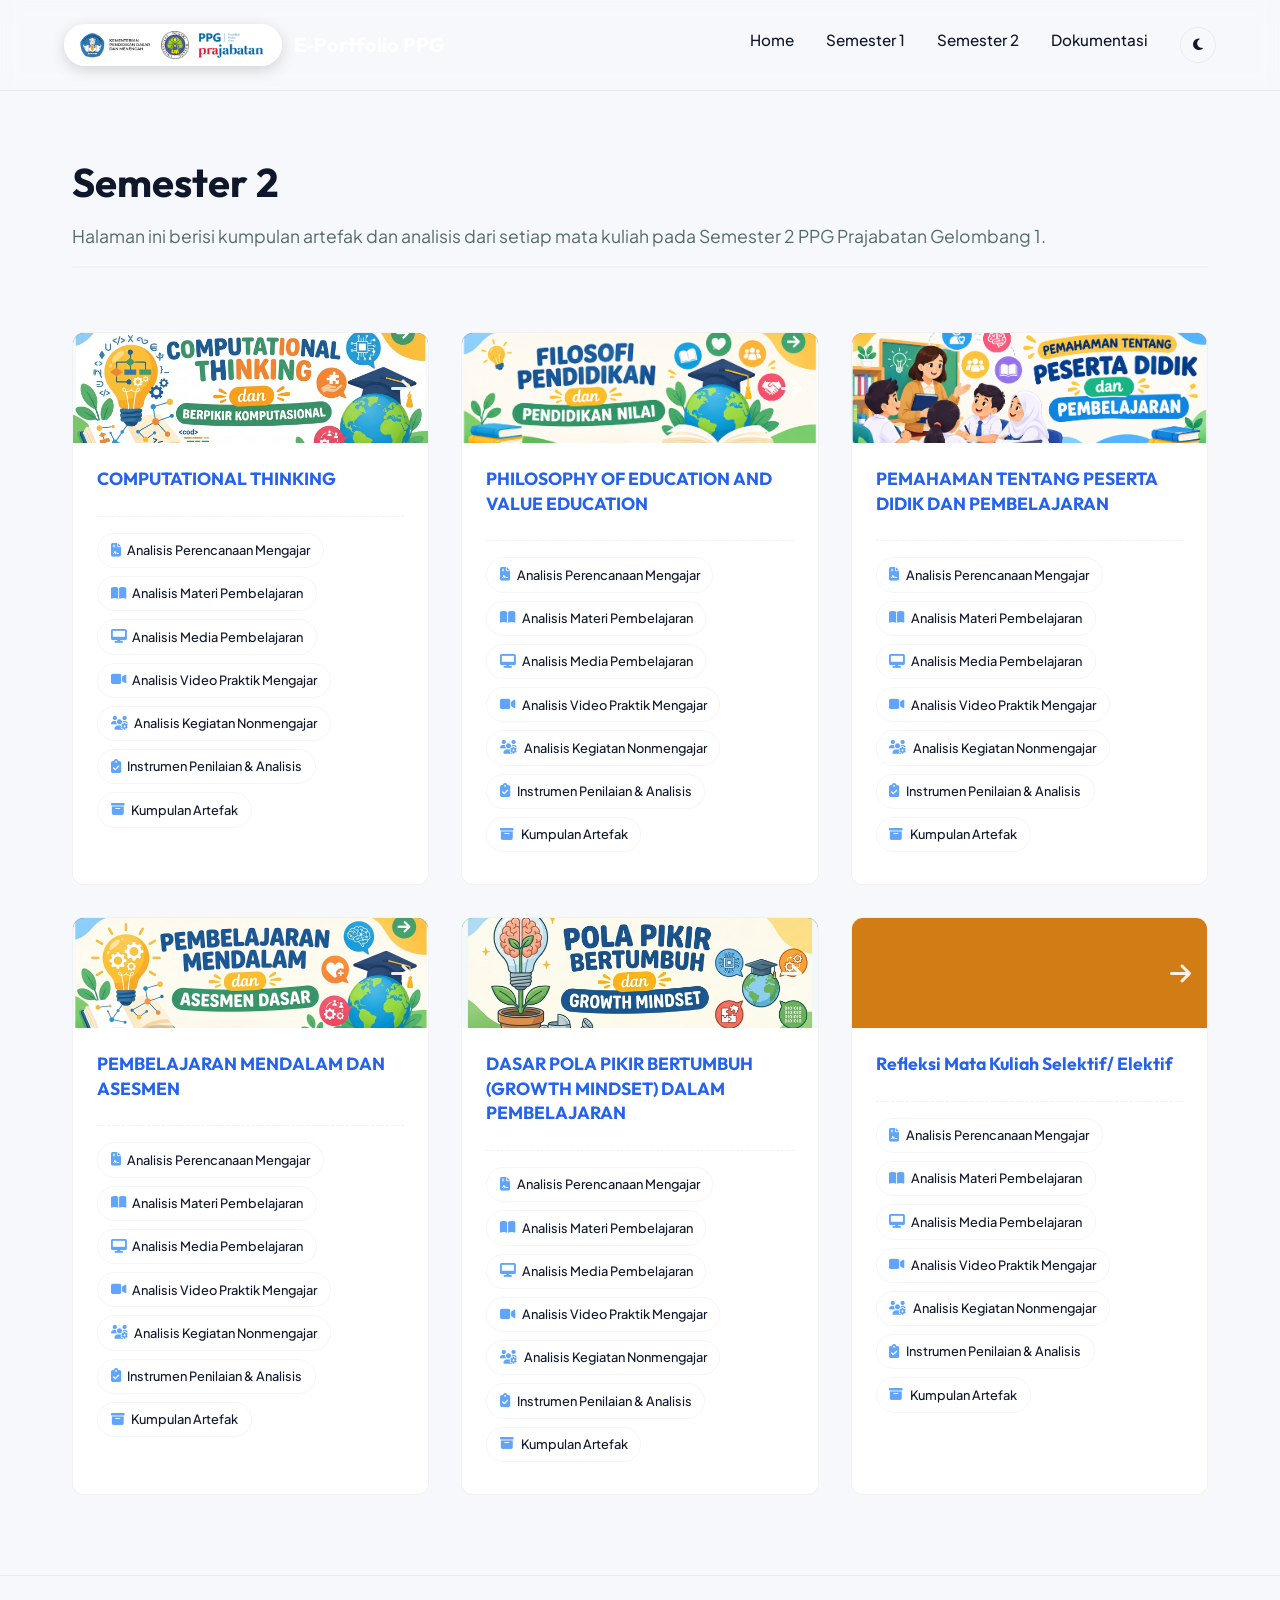
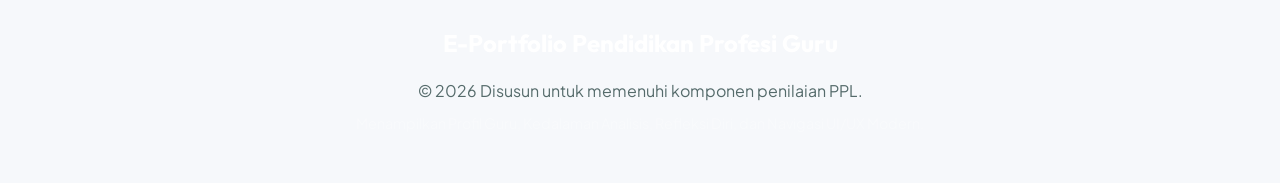
<file: semester-2.html>
<!DOCTYPE html>
<html lang="id">
<head>
    <meta charset="UTF-8">
    <meta name="viewport" content="width=device-width, initial-scale=1.0">
    <title>Semester 2 | E-Portfolio PPG</title>
    
    <!-- Google Fonts -->
    <link rel="preconnect" href="https://fonts.googleapis.com">
    <link rel="preconnect" href="https://fonts.gstatic.com" crossorigin>
    <link href="https://fonts.googleapis.com/css2?family=Outfit:wght@300;400;500;600;700;800&family=Plus+Jakarta+Sans:ital,wght@0,300;0,400;0,500;0,600;0,700;1,400&display=swap" rel="stylesheet">
    
    <!-- FontAwesome -->
    <link rel="stylesheet" href="https://cdnjs.cloudflare.com/ajax/libs/font-awesome/6.4.0/css/all.min.css">

    <!-- Custom CSS -->
    <link rel="stylesheet" href="style.css">
</head>
<body class="simple">

    <!-- Ambient Background -->
    <div class="ambient-bg">
        <div class="blob blob-1"></div>
        <div class="blob blob-2"></div>
        <div class="blob blob-3"></div>
    </div>

    <!-- Navigation -->
    <nav id="navbar">
        <a href="index.html" class="logo" style="display: flex; align-items: center; gap: 12px; text-decoration: none;">
            <div style="display: flex; align-items: center; gap: 8px; background: rgba(255, 255, 255, 0.95); padding: 6px 12px; border-radius: 50px; border: 1px solid rgba(255, 255, 255, 0.2); box-shadow: 0 4px 15px rgba(0, 0, 0, 0.15);">
                <img src="assets/images/Logo%20Kemdikdasmen.png" alt="Kemdikdasmen" style="height: 28px; width: auto; object-fit: contain; display: block;">
                <img src="assets/images/Logo-UM.png" alt="UM" style="height: 28px; width: auto; object-fit: contain; display: block;">
                <img src="assets/images/Logo%20PPG.png" alt="PPG" style="height: 28px; width: auto; object-fit: contain; display: block;">
            </div>
            <span style="font-size: 1.25rem; font-weight: 700; color: #fff; font-family: 'Outfit', sans-serif;">E-Portfolio PPG</span>
        </a>
                        <ul class="nav-links">
            <li><a href="index.html">Home</a></li>
            <li class="dropdown">
                <a href="semester-1.html" class="dropbtn">Semester 1</a>
                <ul class="dropdown-content">
                    <li><a href="e-portfolio-1.html">E-Portfolio 1</a></li>
                    <li><a href="e-portfolio-2.html">E-Portfolio 2</a></li>
                </ul>
            </li>
            <li class="dropdown">
                <a href="semester-2.html" class="dropbtn">Semester 2</a>
                <ul class="dropdown-content">
                    <li><a href="course-ct.html">Computational Thinking</a></li>
                    <li><a href="course-filosofi.html">Filosofi Pendidikan</a></li>
                    <li><a href="course-pemahaman.html">Pemahaman Peserta Didik</a></li>
                    <li><a href="course-pembelajaran.html">Pembelajaran Mendalam</a></li>
                    <li><a href="course-growth.html">Growth Mindset</a></li>
                    <li><a href="course-selektif.html">Mata Kuliah Selektif</a></li>
                </ul>
            </li>
            <li><a href="e-portfolio-2.html#dokumentasi">Dokumentasi</a></li>
            <li>
                <button id="theme-toggle" class="theme-toggle-btn" aria-label="Toggle Theme">
                    <i class="fa-solid fa-moon"></i>
                </button>
            </li>
        </ul>
        <!-- Hamburger Button -->
        <button class="hamburger" id="hamburger-btn" aria-label="Buka Menu" aria-expanded="false">
            <span></span><span></span><span></span>
        </button>
    </nav>

    <!-- Mobile Nav Overlay -->
    <div class="mobile-nav-overlay" id="mobile-overlay"></div>

    <!-- Mobile Nav Drawer -->
        <div class="mobile-nav-drawer" id="mobile-drawer">
        <a href="index.html"><i class="fa-solid fa-house" style="margin-right:0.5rem; color:var(--primary-light);"></i> Home</a>
        <div class="mobile-nav-divider"></div>
        <button class="mobile-dropdown-toggle" data-target="mob-sub-semester1" onclick="window.location.href=\'semester-1.html\'">
            <span><i class="fa-solid fa-folder-open" style="margin-right:0.5rem; color:var(--secondary);"></i> Semester 1</span>
            <i class="fa-solid fa-chevron-down"></i>
        </button>
        <div class="mobile-submenu" id="mob-sub-semester1">
            <a href="e-portfolio-1.html">E-Portfolio 1</a>
            <a href="e-portfolio-2.html">E-Portfolio 2</a>
        </div>
        <button class="mobile-dropdown-toggle" data-target="mob-sub-semester2" onclick="window.location.href='semester-2.html'">
            <span><i class="fa-solid fa-folder" style="margin-right:0.5rem; color:#10b981;"></i> Semester 2</span>
        </button>
        <div class="mobile-submenu" id="mob-sub-semester2">
            <a href="course-ct.html">Computational Thinking</a>
            <a href="course-filosofi.html">Filosofi Pendidikan</a>
            <a href="course-pemahaman.html">Pemahaman Peserta Didik</a>
            <a href="course-pembelajaran.html">Pembelajaran Mendalam</a>
            <a href="course-growth.html">Growth Mindset</a>
            <a href="course-selektif.html">Mata Kuliah Selektif</a>
        </div>
        <a href="e-portfolio-2.html#dokumentasi"><i class="fa-solid fa-images" style="margin-right:0.5rem; color:var(--warning);"></i> Dokumentasi</a>
        <div class="mobile-nav-divider"></div>
        <div class="mobile-theme-row">
            <span><i class="fa-solid fa-circle-half-stroke" style="margin-right:0.5rem;"></i> Mode Tampilan</span>
            <button id="theme-toggle-mobile" class="theme-toggle-btn" aria-label="Toggle Theme Mobile">
                <i class="fa-solid fa-moon"></i>
            </button>
        </div>
    </div>

    <!-- Dashboard Section -->
    <div class="container" style="margin-top: 150px;">
        <div class="section-header" style="text-align: left; max-width: 100%;">
            <h2 class="section-title" style="font-size: 2.5rem; margin-bottom: 0.5rem;">Semester 2</h2>
            <p style="color: var(--text-muted); font-size: 1.1rem;">Halaman ini berisi kumpulan artefak dan analisis dari setiap mata kuliah pada Semester 2 PPG Prajabatan Gelombang 1.</p>
            <hr style="border-color: var(--glass-border); margin-top: 1rem; opacity: 0.5;">
        </div>

                        <div class="lms-dashboard">
            <!-- Card 1 -->
            <div onclick="window.location.href='course-ct.html'" style="cursor: pointer; display: block; height: 100%;">
                <div class="lms-card" style="height: 100%;">
                    <div class="lms-card-top" style="background: #1a7b5d url('assets/images/CT.png') center / cover no-repeat;">
                        <i class="fa-solid fa-arrow-right"></i>
                    </div>
                    <div class="lms-card-body">
                        <span class="lms-card-title">COMPUTATIONAL THINKING</span>
                        <div class="lms-artifact-list" id="acc-ct" onclick="event.stopPropagation()">
                            <a href="course-ct.html" class="artifact-item"><i class="fa-solid fa-file-contract"></i> Analisis Perencanaan Mengajar</a>
                            <a href="course-ct.html" class="artifact-item"><i class="fa-solid fa-book-open"></i> Analisis Materi Pembelajaran</a>
                            <a href="course-ct.html" class="artifact-item"><i class="fa-solid fa-desktop"></i> Analisis Media Pembelajaran</a>
                            <a href="course-ct.html" class="artifact-item"><i class="fa-solid fa-video"></i> Analisis Video Praktik Mengajar</a>
                            <a href="course-ct.html" class="artifact-item"><i class="fa-solid fa-users-gear"></i> Analisis Kegiatan Nonmengajar</a>
                            <a href="course-ct.html" class="artifact-item"><i class="fa-solid fa-clipboard-check"></i> Instrumen Penilaian & Analisis</a>
                            <a href="course-ct.html" class="artifact-item"><i class="fa-solid fa-box-archive"></i> Kumpulan Artefak</a>
                        </div>
                    </div>
                </div>
            </div>

            <!-- Card 2 -->
            <div onclick="window.location.href='course-filosofi.html'" style="cursor: pointer; display: block; height: 100%;">
                <div class="lms-card" style="height: 100%;">
                    <div class="lms-card-top" style="background: #4a5d3d url('assets/images/filosofi%20pendidikan.png') center / cover no-repeat;">
                        <i class="fa-solid fa-arrow-right"></i>
                    </div>
                    <div class="lms-card-body">
                        <span class="lms-card-title">PHILOSOPHY OF EDUCATION AND VALUE EDUCATION</span>
                        <div class="lms-artifact-list" id="acc-filosofi" onclick="event.stopPropagation()">
                            <a href="course-filosofi.html" class="artifact-item"><i class="fa-solid fa-file-contract"></i> Analisis Perencanaan Mengajar</a>
                            <a href="course-filosofi.html" class="artifact-item"><i class="fa-solid fa-book-open"></i> Analisis Materi Pembelajaran</a>
                            <a href="course-filosofi.html" class="artifact-item"><i class="fa-solid fa-desktop"></i> Analisis Media Pembelajaran</a>
                            <a href="course-filosofi.html" class="artifact-item"><i class="fa-solid fa-video"></i> Analisis Video Praktik Mengajar</a>
                            <a href="course-filosofi.html" class="artifact-item"><i class="fa-solid fa-users-gear"></i> Analisis Kegiatan Nonmengajar</a>
                            <a href="course-filosofi.html" class="artifact-item"><i class="fa-solid fa-clipboard-check"></i> Instrumen Penilaian & Analisis</a>
                            <a href="course-filosofi.html" class="artifact-item"><i class="fa-solid fa-box-archive"></i> Kumpulan Artefak</a>
                        </div>
                    </div>
                </div>
            </div>

            <!-- Card 3 -->
            <div onclick="window.location.href='course-pemahaman.html'" style="cursor: pointer; display: block; height: 100%;">
                <div class="lms-card" style="height: 100%;">
                    <div class="lms-card-top" style="background: #d13014 url('assets/images/pemahaman%20peserta%20didik.png') center / cover no-repeat;">
                        <i class="fa-solid fa-arrow-right"></i>
                    </div>
                    <div class="lms-card-body">
                        <span class="lms-card-title">PEMAHAMAN TENTANG PESERTA DIDIK DAN PEMBELAJARAN</span>
                        <div class="lms-artifact-list" id="acc-pemahaman" onclick="event.stopPropagation()">
                            <a href="course-pemahaman.html" class="artifact-item"><i class="fa-solid fa-file-contract"></i> Analisis Perencanaan Mengajar</a>
                            <a href="course-pemahaman.html" class="artifact-item"><i class="fa-solid fa-book-open"></i> Analisis Materi Pembelajaran</a>
                            <a href="course-pemahaman.html" class="artifact-item"><i class="fa-solid fa-desktop"></i> Analisis Media Pembelajaran</a>
                            <a href="course-pemahaman.html" class="artifact-item"><i class="fa-solid fa-video"></i> Analisis Video Praktik Mengajar</a>
                            <a href="course-pemahaman.html" class="artifact-item"><i class="fa-solid fa-users-gear"></i> Analisis Kegiatan Nonmengajar</a>
                            <a href="course-pemahaman.html" class="artifact-item"><i class="fa-solid fa-clipboard-check"></i> Instrumen Penilaian & Analisis</a>
                            <a href="course-pemahaman.html" class="artifact-item"><i class="fa-solid fa-box-archive"></i> Kumpulan Artefak</a>
                        </div>
                    </div>
                </div>
            </div>

            <!-- Card 4 -->
            <div onclick="window.location.href='course-pembelajaran.html'" style="cursor: pointer; display: block; height: 100%;">
                <div class="lms-card" style="height: 100%;">
                    <div class="lms-card-top" style="background: #263e7c url('assets/images/PMA.png') center / cover no-repeat;">
                        <i class="fa-solid fa-arrow-right"></i>
                    </div>
                    <div class="lms-card-body">
                        <span class="lms-card-title">PEMBELAJARAN MENDALAM DAN ASESMEN</span>
                        <div class="lms-artifact-list" id="acc-pembelajaran" onclick="event.stopPropagation()">
                            <a href="course-pembelajaran.html" class="artifact-item"><i class="fa-solid fa-file-contract"></i> Analisis Perencanaan Mengajar</a>
                            <a href="course-pembelajaran.html" class="artifact-item"><i class="fa-solid fa-book-open"></i> Analisis Materi Pembelajaran</a>
                            <a href="course-pembelajaran.html" class="artifact-item"><i class="fa-solid fa-desktop"></i> Analisis Media Pembelajaran</a>
                            <a href="course-pembelajaran.html" class="artifact-item"><i class="fa-solid fa-video"></i> Analisis Video Praktik Mengajar</a>
                            <a href="course-pembelajaran.html" class="artifact-item"><i class="fa-solid fa-users-gear"></i> Analisis Kegiatan Nonmengajar</a>
                            <a href="course-pembelajaran.html" class="artifact-item"><i class="fa-solid fa-clipboard-check"></i> Instrumen Penilaian & Analisis</a>
                            <a href="course-pembelajaran.html" class="artifact-item"><i class="fa-solid fa-box-archive"></i> Kumpulan Artefak</a>
                        </div>
                    </div>
                </div>
            </div>

            <!-- Card 5 -->
            <div onclick="window.location.href='course-growth.html'" style="cursor: pointer; display: block; height: 100%;">
                <div class="lms-card" style="height: 100%;">
                    <div class="lms-card-top" style="background: #0b8004 url('assets/images/Pola%20pikir%20bertumbuh.png?v=2') center / cover no-repeat;">
                        <i class="fa-solid fa-arrow-right"></i>
                    </div>
                    <div class="lms-card-body">
                        <span class="lms-card-title">DASAR POLA PIKIR BERTUMBUH (GROWTH MINDSET) DALAM PEMBELAJARAN</span>
                        <div class="lms-artifact-list" id="acc-growth" onclick="event.stopPropagation()">
                            <a href="course-growth.html" class="artifact-item"><i class="fa-solid fa-file-contract"></i> Analisis Perencanaan Mengajar</a>
                            <a href="course-growth.html" class="artifact-item"><i class="fa-solid fa-book-open"></i> Analisis Materi Pembelajaran</a>
                            <a href="course-growth.html" class="artifact-item"><i class="fa-solid fa-desktop"></i> Analisis Media Pembelajaran</a>
                            <a href="course-growth.html" class="artifact-item"><i class="fa-solid fa-video"></i> Analisis Video Praktik Mengajar</a>
                            <a href="course-growth.html" class="artifact-item"><i class="fa-solid fa-users-gear"></i> Analisis Kegiatan Nonmengajar</a>
                            <a href="course-growth.html" class="artifact-item"><i class="fa-solid fa-clipboard-check"></i> Instrumen Penilaian & Analisis</a>
                            <a href="course-growth.html" class="artifact-item"><i class="fa-solid fa-box-archive"></i> Kumpulan Artefak</a>
                        </div>
                    </div>
                </div>
            </div>

            <!-- Card 6 -->
            <div onclick="window.location.href='course-selektif.html'" style="cursor: pointer; display: block; height: 100%;">
                <div class="lms-card" style="height: 100%;">
                    <div class="lms-card-top" style="background-color: #d17c14;">
                        <i class="fa-solid fa-arrow-right"></i>
                    </div>
                    <div class="lms-card-body">
                        <span class="lms-card-title">Refleksi Mata Kuliah Selektif/ Elektif</span>
                        <div class="lms-artifact-list" id="acc-selektif" onclick="event.stopPropagation()">
                            <a href="course-selektif.html" class="artifact-item"><i class="fa-solid fa-file-contract"></i> Analisis Perencanaan Mengajar</a>
                            <a href="course-selektif.html" class="artifact-item"><i class="fa-solid fa-book-open"></i> Analisis Materi Pembelajaran</a>
                            <a href="course-selektif.html" class="artifact-item"><i class="fa-solid fa-desktop"></i> Analisis Media Pembelajaran</a>
                            <a href="course-selektif.html" class="artifact-item"><i class="fa-solid fa-video"></i> Analisis Video Praktik Mengajar</a>
                            <a href="course-selektif.html" class="artifact-item"><i class="fa-solid fa-users-gear"></i> Analisis Kegiatan Nonmengajar</a>
                            <a href="course-selektif.html" class="artifact-item"><i class="fa-solid fa-clipboard-check"></i> Instrumen Penilaian & Analisis</a>
                            <a href="course-selektif.html" class="artifact-item"><i class="fa-solid fa-box-archive"></i> Kumpulan Artefak</a>
                        </div>
                    </div>
                </div>
            </div>

        </div>
    </div>

    <footer>
        <div class="container">
            <h3 style="font-family: 'Outfit', sans-serif; font-size: 1.5rem; margin-bottom: 1rem;">E-Portfolio Pendidikan Profesi Guru</h3>
            <p>&copy; 2026 Disusun untuk memenuhi komponen penilaian PPL.</p>
            <p style="margin-top: 0.5rem; font-size: 0.9rem; color: rgba(255,255,255,0.3);">
                Menampilkan Profil Guru, Kedalaman Analisis, Refleksi Diri, dan Navigasi UI/UX Modern.
            </p>
        </div>
    </footer>

    <script>
        // Theme Toggle Logic
        const themeToggle = document.getElementById('theme-toggle');
        const htmlElement = document.documentElement;
        const icon = themeToggle.querySelector('i');

        const savedTheme = localStorage.getItem('theme');
        if (savedTheme === 'light') {
            htmlElement.setAttribute('data-theme', 'light');
            icon.classList.remove('fa-moon');
            icon.classList.add('fa-sun');
        }

        themeToggle.addEventListener('click', () => {
            if (htmlElement.getAttribute('data-theme') === 'light') {
                htmlElement.removeAttribute('data-theme');
                localStorage.setItem('theme', 'dark');
                icon.classList.remove('fa-sun');
                icon.classList.add('fa-moon');
            } else {
                htmlElement.setAttribute('data-theme', 'light');
                localStorage.setItem('theme', 'light');
                icon.classList.remove('fa-moon');
                icon.classList.add('fa-sun');
            }
        });

        // Navbar Scroll Effect
        window.addEventListener('scroll', () => {
            const nav = document.getElementById('navbar');
            if (window.scrollY > 50) {
                nav.classList.add('scrolled');
            } else {
                nav.classList.remove('scrolled');
            }
        });

        // Smooth scroll for anchor links
        document.querySelectorAll('a[href^="#"]').forEach(anchor => {
            anchor.addEventListener('click', function (e) {
                e.preventDefault();
                document.querySelector(this.getAttribute('href')).scrollIntoView({
                    behavior: 'smooth'
                });
            });
        });

        // ---- Mobile Hamburger Menu ----
        const hamburgerBtn = document.getElementById('hamburger-btn');
        const mobileDrawer = document.getElementById('mobile-drawer');
        const mobileOverlay = document.getElementById('mobile-overlay');

        function openDrawer() {
            hamburgerBtn.classList.add('open');
            hamburgerBtn.setAttribute('aria-expanded', 'true');
            mobileDrawer.classList.add('open');
            mobileOverlay.classList.add('active');
            document.body.style.overflow = 'hidden';
        }

        function closeDrawer() {
            hamburgerBtn.classList.remove('open');
            hamburgerBtn.setAttribute('aria-expanded', 'false');
            mobileDrawer.classList.remove('open');
            mobileOverlay.classList.remove('active');
            document.body.style.overflow = '';
        }

        hamburgerBtn.addEventListener('click', () => {
            if (mobileDrawer.classList.contains('open')) {
                closeDrawer();
            } else {
                openDrawer();
            }
        });

        mobileOverlay.addEventListener('click', closeDrawer);

        // Mobile dropdown toggles inside drawer
        document.querySelectorAll('.mobile-dropdown-toggle').forEach(btn => {
            btn.addEventListener('click', () => {
                const targetId = btn.dataset.target;
                const submenu = document.getElementById(targetId);
                const isOpen = btn.classList.contains('open');
                // Close all others
                document.querySelectorAll('.mobile-dropdown-toggle').forEach(b => b.classList.remove('open'));
                document.querySelectorAll('.mobile-submenu').forEach(m => m.classList.remove('open'));
                if (!isOpen) {
                    btn.classList.add('open');
                    submenu.classList.add('open');
                }
            });
        });

        // Close drawer when a mobile nav link is clicked
        mobileDrawer.querySelectorAll('a').forEach(link => {
            link.addEventListener('click', closeDrawer);
        });

        // Sync mobile theme toggle with desktop theme toggle
        const themeToggleMobile = document.getElementById('theme-toggle-mobile');
        if (themeToggleMobile) {
            const mobileIcon = themeToggleMobile.querySelector('i');
            if (savedTheme === 'light') {
                mobileIcon.classList.replace('fa-moon', 'fa-sun');
            }
    <footer>
        <div class="container">
            <h3 style="font-family: 'Outfit', sans-serif; font-size: 1.5rem; margin-bottom: 1rem;">E-Portfolio Pendidikan Profesi Guru</h3>
            <p>&copy; 2026 Disusun untuk memenuhi komponen penilaian PPL.</p>
            <p style="margin-top: 0.5rem; font-size: 0.9rem; color: rgba(255,255,255,0.3);">
                Menampilkan Profil Guru, Kedalaman Analisis, Refleksi Diri, dan Navigasi UI/UX Modern.
            </p>
        </div>
    </footer>

    <script>
        // Theme Toggle Logic
        const themeToggle = document.getElementById('theme-toggle');
        const htmlElement = document.documentElement;
        const icon = themeToggle.querySelector('i');

        const savedTheme = localStorage.getItem('theme');
        if (savedTheme === 'light') {
            htmlElement.setAttribute('data-theme', 'light');
            icon.classList.remove('fa-moon');
            icon.classList.add('fa-sun');
        }

        themeToggle.addEventListener('click', () => {
            if (htmlElement.getAttribute('data-theme') === 'light') {
                htmlElement.removeAttribute('data-theme');
                localStorage.setItem('theme', 'dark');
                icon.classList.remove('fa-sun');
                icon.classList.add('fa-moon');
            } else {
                htmlElement.setAttribute('data-theme', 'light');
                localStorage.setItem('theme', 'light');
                icon.classList.remove('fa-moon');
                icon.classList.add('fa-sun');
            }
        });

        // Navbar Scroll Effect
        window.addEventListener('scroll', () => {
            const nav = document.getElementById('navbar');
            if (window.scrollY > 50) {
                nav.classList.add('scrolled');
            } else {
                nav.classList.remove('scrolled');
            }
        });

        // Smooth scroll for anchor links
        document.querySelectorAll('a[href^="#"]').forEach(anchor => {
            anchor.addEventListener('click', function (e) {
                e.preventDefault();
                document.querySelector(this.getAttribute('href')).scrollIntoView({
                    behavior: 'smooth'
                });
            });
        });

        // ---- Mobile Hamburger Menu ----
        const hamburgerBtn = document.getElementById('hamburger-btn');
        const mobileDrawer = document.getElementById('mobile-drawer');
        const mobileOverlay = document.getElementById('mobile-overlay');

        function openDrawer() {
            hamburgerBtn.classList.add('open');
            hamburgerBtn.setAttribute('aria-expanded', 'true');
            mobileDrawer.classList.add('open');
            mobileOverlay.classList.add('active');
            document.body.style.overflow = 'hidden';
        }

        function closeDrawer() {
            hamburgerBtn.classList.remove('open');
            hamburgerBtn.setAttribute('aria-expanded', 'false');
            mobileDrawer.classList.remove('open');
            mobileOverlay.classList.remove('active');
            document.body.style.overflow = '';
        }

        hamburgerBtn.addEventListener('click', () => {
            if (mobileDrawer.classList.contains('open')) {
                closeDrawer();
            } else {
                openDrawer();
            }
        });

        mobileOverlay.addEventListener('click', closeDrawer);

        // Mobile dropdown toggles inside drawer
        document.querySelectorAll('.mobile-dropdown-toggle').forEach(btn => {
            btn.addEventListener('click', () => {
                const targetId = btn.dataset.target;
                const submenu = document.getElementById(targetId);
                const isOpen = btn.classList.contains('open');
                // Close all others
                document.querySelectorAll('.mobile-dropdown-toggle').forEach(b => b.classList.remove('open'));
                document.querySelectorAll('.mobile-submenu').forEach(m => m.classList.remove('open'));
                if (!isOpen) {
                    btn.classList.add('open');
                    submenu.classList.add('open');
                }
            });
        });

        // Close drawer when a mobile nav link is clicked
        mobileDrawer.querySelectorAll('a').forEach(link => {
            link.addEventListener('click', closeDrawer);
        });

        // Sync mobile theme toggle with desktop theme toggle
        const themeToggleMobile = document.getElementById('theme-toggle-mobile');
        if (themeToggleMobile) {
            const mobileIcon = themeToggleMobile.querySelector('i');
            if (savedTheme === 'light') {
                mobileIcon.classList.replace('fa-moon', 'fa-sun');
            }
            themeToggleMobile.addEventListener('click', () => {
                themeToggle.click();
                const isDark = !htmlElement.hasAttribute('data-theme');
                mobileIcon.classList.toggle('fa-moon', isDark);
                mobileIcon.classList.toggle('fa-sun', !isDark);
            });
        }

        // Accordion Toggle Logic
        function toggleAccordion(id) {
            const accordion = document.getElementById(id);
            const icon = document.getElementById('icon-' + id);
            
            if (accordion.style.display === 'none' || accordion.style.display === '') {
                accordion.style.display = 'flex';
                icon.style.transform = 'rotate(180deg)';
            } else {
                accordion.style.display = 'none';
                icon.style.transform = 'rotate(0deg)';
            }
        }
    </script>
</body>
</html>
</file>
<file: style.css>
:root {
    --primary: #4F46E5;
    --primary-light: #818CF8;
    --secondary: #ec4899;
    --dark: #0f172a;
    --darker: #020617;
    --light: #f8fafc;
    --glass-bg: rgba(255, 255, 255, 0.03);
    --glass-border: rgba(255, 255, 255, 0.05);
    --text-main: #e2e8f0;
    --text-muted: #94a3b8;
    --success: #10b981;
    --warning: #f59e0b;
}

/* Simple, easy-on-eyes overrides for Semester 2 */
body.simple {
    --primary: #2563eb;
    --primary-light: #60a5fa;
    --secondary: #2f855a;
    --dark: #f6f8fb;
    --darker: #f6f8fb;
    --light: #0f172a;
    --glass-bg: rgba(255,255,255,0.85);
    --glass-border: rgba(15,23,42,0.06);
    --text-main: #0f172a;
    --text-muted: #556b6b;
    --success: #2f855a;
    --warning: #d97706;
}

/* Reduce visual noise for simple page */
body.simple .ambient-bg,
body.simple .blob { display: none !important; }

body.simple nav { background: transparent; box-shadow: none; border-bottom: 1px solid var(--glass-border); }
body.simple .logo span { color: var(--text-main); }
body.simple .nav-links a { color: var(--text-main); }
body.simple .nav-links a::after { display: none; }

body.simple .lms-card { background: #fff; border: 1px solid var(--glass-border); box-shadow: none; }
body.simple .lms-card-body { background: #fff; color: var(--text-main); }
body.simple .lms-card-top { height: 110px; display: flex; align-items: center; justify-content: flex-end; }
body.simple .lms-card-title { color: var(--primary); }
body.simple .artifact-item { background: transparent; border: 1px solid rgba(0,0,0,0.04); color: var(--text-main); }

body.simple .section-title { background: none; color: var(--text-main); -webkit-text-fill-color: initial; }
body.simple footer { background: transparent; color: var(--text-muted); border-top: 1px solid var(--glass-border); }

body.simple .theme-toggle-btn { background: transparent; border: 1px solid var(--glass-border); color: var(--text-main); }


* {
    margin: 0;
    padding: 0;
    box-sizing: border-box;
    scroll-behavior: smooth;
}

body {
    font-family: 'Plus Jakarta Sans', sans-serif;
    background-color: var(--darker);
    color: var(--text-main);
    line-height: 1.6;
    overflow-x: hidden;
}

h1, h2, h3, h4, h5, h6 {
    font-family: 'Outfit', sans-serif;
    color: #fff;
}

/* Ambient Background */
.ambient-bg {
    position: fixed;
    top: 0;
    left: 0;
    width: 100vw;
    height: 100vh;
    z-index: -1;
    overflow: hidden;
    background: var(--darker);
}

.blob {
    position: absolute;
    filter: blur(80px);
    z-index: -1;
    opacity: 0.6;
    animation: float 20s infinite ease-in-out alternate;
}

.blob-1 {
    top: -10%;
    left: -10%;
    width: 50vw;
    height: 50vw;
    background: radial-gradient(circle, rgba(79,70,229,0.3) 0%, rgba(0,0,0,0) 70%);
}

.blob-2 {
    bottom: -10%;
    right: -10%;
    width: 60vw;
    height: 60vw;
    background: radial-gradient(circle, rgba(236,72,153,0.2) 0%, rgba(0,0,0,0) 70%);
    animation-delay: -5s;
}

.blob-3 {
    top: 40%;
    left: 50%;
    width: 40vw;
    height: 40vw;
    transform: translate(-50%, -50%);
    background: radial-gradient(circle, rgba(16,185,129,0.15) 0%, rgba(0,0,0,0) 70%);
    animation-delay: -10s;
}

@keyframes float {
    0% { transform: translate(0, 0) scale(1); }
    50% { transform: translate(5%, 5%) scale(1.1); }
    100% { transform: translate(-5%, -5%) scale(0.9); }
}

/* Navigation */
nav {
    position: fixed;
    top: 0;
    width: 100%;
    padding: 1.5rem 5%;
    display: flex;
    justify-content: space-between;
    align-items: center;
    z-index: 1000;
    transition: all 0.3s ease;
    backdrop-filter: blur(10px);
    -webkit-backdrop-filter: blur(10px);
    border-bottom: 1px solid transparent;
}

nav.scrolled {
    padding: 1rem 5%;
    background: rgba(15, 23, 42, 0.9);
    border-bottom: 1px solid var(--glass-border);
    box-shadow: 0 4px 30px rgba(0, 0, 0, 0.3);
}

.logo {
    font-family: 'Outfit', sans-serif;
    font-size: 1.5rem;
    font-weight: 700;
    color: #fff;
    text-decoration: none;
    display: flex;
    align-items: center;
    gap: 0.5rem;
}

.logo i {
    color: var(--primary-light);
}

.nav-links {
    display: flex;
    gap: 2rem;
    list-style: none;
}

.nav-links a {
    color: var(--text-main);
    text-decoration: none;
    font-weight: 500;
    font-size: 0.95rem;
    transition: color 0.3s ease;
    position: relative;
}

.nav-links a::after {
    content: '';
    position: absolute;
    width: 0;
    height: 2px;
    bottom: -5px;
    left: 0;
    background: linear-gradient(90deg, var(--primary-light), var(--secondary));
    transition: width 0.3s ease;
}

.nav-links a:hover {
    color: #fff;
}

.nav-links a:hover::after {
    width: 100%;
}

/* Layout & Typography utilities */
.container {
    max-width: 1200px;
    margin: 0 auto;
    padding: 0 2rem;
}

section {
    padding: 100px 0;
    position: relative;
    z-index: 10;
}

.section-header {
    text-align: center;
    margin-bottom: 4rem;
}

.section-title {
    font-size: 3rem;
    font-weight: 700;
    margin-bottom: 1rem;
    background: linear-gradient(135deg, #fff 0%, var(--text-muted) 100%);
    -webkit-background-clip: text;
    -webkit-text-fill-color: transparent;
}

.section-subtitle {
    font-size: 1.1rem;
    color: var(--primary-light);
    text-transform: uppercase;
    letter-spacing: 2px;
    font-weight: 600;
}

.section-divider {
    height: 1px;
    background: linear-gradient(90deg, transparent, var(--glass-border), transparent);
    margin: 4rem 0;
}

.portfolio-label {
    display: inline-block;
    background: linear-gradient(135deg, rgba(236,72,153,0.2) 0%, rgba(79,70,229,0.2) 100%);
    border: 1px solid rgba(255,255,255,0.1);
    padding: 0.5rem 1.5rem;
    border-radius: 50px;
    font-family: 'Outfit', sans-serif;
    font-weight: 700;
    font-size: 1.2rem;
    color: #fff;
    margin-bottom: 2rem;
    box-shadow: 0 4px 15px rgba(0,0,0,0.2);
}

/* Hero Section */
.hero {
    position: relative;
    display: flex;
    align-items: center;
    padding-top: 150px;
    min-height: 100vh;
}

.hero-content {
    flex: 1;
    z-index: 1;
}

.badge {
    display: inline-block;
    padding: 0.5rem 1rem;
    background: rgba(79, 70, 229, 0.1);
    border: 1px solid rgba(79, 70, 229, 0.3);
    border-radius: 50px;
    color: var(--primary-light);
    font-weight: 600;
    font-size: 0.85rem;
    margin-bottom: 1.5rem;
    backdrop-filter: blur(5px);
}

.hero h1 {
    font-size: 4rem;
    line-height: 1.1;
    margin-bottom: 1.5rem;
    background: linear-gradient(to right, #fff, #94a3b8);
    -webkit-background-clip: text;
    -webkit-text-fill-color: transparent;
}

.hero p {
    font-size: 1.15rem;
    color: var(--text-muted);
    margin-bottom: 2.5rem;
    max-width: 600px;
}

.hero-buttons {
    display: flex;
    gap: 1rem;
    flex-wrap: wrap;
}

.btn-primary, .btn-secondary {
    display: inline-flex;
    align-items: center;
    gap: 0.75rem;
    padding: 1rem 2rem;
    border-radius: 50px;
    font-weight: 600;
    transition: all 0.3s ease;
    text-decoration: none;
}

.btn-primary {
    background: linear-gradient(135deg, var(--primary) 0%, #3730a3 100%);
    color: #fff;
    box-shadow: 0 10px 20px rgba(79, 70, 229, 0.2);
    border: 1px solid rgba(255,255,255,0.1);
}

.btn-primary:hover {
    transform: translateY(-3px);
    box-shadow: 0 15px 25px rgba(79, 70, 229, 0.3);
    background: linear-gradient(135deg, #5c54f0 0%, var(--primary) 100%);
}

.btn-secondary {
    background: rgba(255,255,255,0.05);
    color: #fff;
    border: 1px solid var(--glass-border);
    backdrop-filter: blur(10px);
}

.btn-secondary:hover {
    background: rgba(255,255,255,0.1);
    transform: translateY(-3px);
    border-color: rgba(255,255,255,0.2);
}

.hero-image {
    flex: 1;
    display: flex;
    justify-content: center;
    position: relative;
}

.hero-image-inner {
    width: 400px;
    height: 500px;
    background: rgba(255,255,255,0.03);
    border-radius: 24px;
    border: 1px solid var(--glass-border);
    position: relative;
    overflow: hidden;
    backdrop-filter: blur(10px);
    display: flex;
    align-items: center;
    justify-content: center;
    box-shadow: 0 25px 50px -12px rgba(0, 0, 0, 0.5);
}

.hero-image-inner i {
    font-size: 8rem;
    color: rgba(255,255,255,0.05);
}

/* Glass Cards (Reusable) */
.glass-card {
    background: rgba(15, 23, 42, 0.6);
    backdrop-filter: blur(12px);
    -webkit-backdrop-filter: blur(12px);
    border: 1px solid var(--glass-border);
    border-radius: 24px;
    padding: 2.5rem;
    transition: transform 0.3s ease, box-shadow 0.3s ease, border-color 0.3s ease;
    position: relative;
    overflow: hidden;
}

.glass-card::before {
    content: '';
    position: absolute;
    top: 0;
    left: 0;
    width: 100%;
    height: 100%;
    background: linear-gradient(135deg, rgba(255,255,255,0.05) 0%, transparent 100%);
    z-index: 0;
}

.glass-card > * {
    position: relative;
    z-index: 1;
}

.glass-card:hover {
    transform: translateY(-5px);
    box-shadow: 0 20px 40px rgba(0, 0, 0, 0.4);
    border-color: rgba(255, 255, 255, 0.1);
}

/* Portfolio 1 & 2 Wrapper */
.portfolio-section {
    background: rgba(2, 6, 23, 0.4);
    border-radius: 32px;
    padding: 4rem;
    margin-bottom: 6rem;
    border: 1px solid var(--glass-border);
    box-shadow: inset 0 0 50px rgba(0,0,0,0.5);
}

/* Profile Section */
.profile-grid {
    display: grid;
    grid-template-columns: 1fr 1.5fr;
    gap: 3rem;
}

.profile-origin {
    display: flex;
    flex-direction: column;
    gap: 1.5rem;
}

.profile-origin h3 {
    font-size: 1.8rem;
    color: var(--primary-light);
    margin-bottom: 0.5rem;
}

.origin-tags {
    display: flex;
    flex-wrap: wrap;
    gap: 0.5rem;
    margin-top: 1rem;
}

.origin-tag {
    padding: 0.4rem 1rem;
    background: rgba(236, 72, 153, 0.1);
    color: var(--secondary);
    border: 1px solid rgba(236, 72, 153, 0.2);
    border-radius: 50px;
    font-size: 0.85rem;
}

.profile-story h3 {
    font-size: 2rem;
    margin-bottom: 1.5rem;
}

.profile-story p {
    margin-bottom: 1.5rem;
    font-size: 1.1rem;
    color: var(--text-muted);
}

.quote-box {
    position: relative;
    margin-top: 3rem;
    padding: 2rem;
    background: linear-gradient(135deg, rgba(79, 70, 229, 0.1) 0%, rgba(236, 72, 153, 0.05) 100%);
    border-left: 4px solid var(--primary-light);
    border-radius: 0 16px 16px 0;
    font-style: italic;
}

.quote-box i {
    position: absolute;
    top: 1rem;
    left: 1rem;
    font-size: 3rem;
    color: rgba(255,255,255,0.05);
}

.quote-text {
    font-size: 1.3rem;
    color: #fff;
    position: relative;
    z-index: 1;
}

/* Artifacts Section */
.artifacts-intro {
    text-align: center;
    max-width: 800px;
    margin: 0 auto 3rem;
    font-size: 1.1rem;
    color: var(--text-muted);
}

.artifacts-grid {
    display: grid;
    grid-template-columns: repeat(auto-fit, minmax(min(400px, 100%), 1fr));
    gap: 2.5rem;
}

.artifact-card {
    display: flex;
    flex-direction: column;
}

.artifact-header {
    display: flex;
    align-items: center;
    gap: 1.5rem;
    margin-bottom: 1.5rem;
    padding-bottom: 1.5rem;
    border-bottom: 1px solid var(--glass-border);
}

.artifact-icon {
    width: 60px;
    height: 60px;
    background: linear-gradient(135deg, rgba(79,70,229,0.2) 0%, rgba(79,70,229,0) 100%);
    border: 1px solid rgba(79,70,229,0.3);
    border-radius: 16px;
    display: flex;
    align-items: center;
    justify-content: center;
    font-size: 1.5rem;
    color: var(--primary-light);
    flex-shrink: 0;
}

.artifact-header h3 {
    font-size: 1.5rem;
    line-height: 1.2;
}

.artifact-header p {
    color: var(--text-muted);
    font-size: 0.9rem;
    margin-top: 0.2rem;
}

.reflection-points {
    display: flex;
    flex-direction: column;
    gap: 1.2rem;
}

.point-item {
    background: rgba(0,0,0,0.2);
    border-radius: 12px;
    padding: 1.2rem;
    border-left: 3px solid transparent;
}

.point-item h4 {
    font-size: 0.95rem;
    color: #fff;
    margin-bottom: 0.5rem;
    display: flex;
    align-items: center;
    gap: 0.5rem;
}

.point-item p {
    font-size: 0.9rem;
    color: var(--text-muted);
    line-height: 1.5;
}

.point-kendala { border-left-color: var(--secondary); }
.point-teori { border-left-color: var(--primary-light); }
.point-sukses { border-left-color: var(--success); }
.point-adaptasi { border-left-color: var(--warning); }

.point-kendala h4 i { color: var(--secondary); }
.point-teori h4 i { color: var(--primary-light); }
.point-sukses h4 i { color: var(--success); }
.point-adaptasi h4 i { color: var(--warning); }

/* Assessment Section (Lampiran) */
.assessment-grid {
    display: grid;
    grid-template-columns: 1fr 1fr;
    gap: 3rem;
}

.lampiran-box {
    background: rgba(255,255,255,0.02);
    border: 1px solid var(--glass-border);
    border-radius: 20px;
    padding: 2.5rem;
    height: 100%;
}

.lampiran-header {
    display: flex;
    align-items: center;
    gap: 1rem;
    margin-bottom: 1.5rem;
    border-bottom: 1px solid var(--glass-border);
    padding-bottom: 1rem;
}

.lampiran-number {
    background: var(--primary);
    color: white;
    font-weight: 700;
    padding: 0.3rem 1rem;
    border-radius: 8px;
    font-family: 'Outfit', sans-serif;
    font-size: 0.9rem;
}

.lampiran-box h4 {
    font-size: 1.3rem;
}

.cycle-list {
    list-style: none;
    margin-bottom: 2rem;
}

.cycle-list li {
    padding: 1rem 1.5rem;
    background: rgba(0,0,0,0.3);
    margin-bottom: 0.8rem;
    border-radius: 12px;
    display: flex;
    justify-content: space-between;
    align-items: center;
    transition: all 0.3s ease;
}

.cycle-list li:hover {
    background: rgba(255,255,255,0.05);
    transform: translateX(5px);
}

.cycle-score {
    font-family: 'Outfit', sans-serif;
    font-weight: 700;
    color: var(--text-main);
    background: rgba(255,255,255,0.1);
    padding: 0.3rem 0.8rem;
    border-radius: 6px;
}

.gp-feedback {
    background: linear-gradient(135deg, rgba(79,70,229,0.1) 0%, transparent 100%);
    padding: 1.5rem;
    border-radius: 12px;
    border: 1px solid rgba(79,70,229,0.2);
}

.gp-feedback strong {
    display: block;
    color: #fff;
    margin-bottom: 0.5rem;
    font-size: 0.95rem;
}

.gp-feedback p {
    color: var(--text-muted);
    font-size: 0.9rem;
    font-style: italic;
}

/* ---- PDF Preview Button (Lampiran 7) ---- */
.btn-pdf-preview {
    display: inline-flex;
    align-items: center;
    gap: 6px;
    padding: 0.35rem 0.9rem;
    border-radius: 20px;
    font-size: 0.82rem;
    font-weight: 600;
    font-family: 'Plus Jakarta Sans', sans-serif;
    cursor: pointer;
    border: 1px solid rgba(129, 140, 248, 0.35);
    background: rgba(79, 70, 229, 0.12);
    color: var(--primary-light);
    transition: all 0.25s ease;
    white-space: nowrap;
}
.btn-pdf-preview:hover {
    background: var(--primary);
    color: #fff;
    border-color: var(--primary-light);
    transform: translateY(-1px);
    box-shadow: 0 6px 16px rgba(79, 70, 229, 0.35);
}

/* ---- PDF Link Button (Lampiran 7) ---- */
.btn-pdf-link {
    display: inline-flex;
    align-items: center;
    gap: 6px;
    padding: 0.35rem 0.9rem;
    border-radius: 20px;
    font-size: 0.82rem;
    font-weight: 600;
    text-decoration: none;
    border: 1px solid rgba(236, 72, 153, 0.3);
    background: rgba(236, 72, 153, 0.08);
    color: var(--secondary);
    transition: all 0.25s ease;
    white-space: nowrap;
}
.btn-pdf-link:hover {
    background: var(--secondary);
    color: #fff;
    border-color: var(--secondary);
    transform: translateY(-1px);
    box-shadow: 0 6px 16px rgba(236, 72, 153, 0.35);
}

/* ---- Upload Label Button (Lampiran 8) ---- */
.btn-upload-label {
    display: inline-flex;
    align-items: center;
    gap: 6px;
    padding: 0.5rem 1.1rem;
    border-radius: 20px;
    font-size: 0.82rem;
    font-weight: 600;
    font-family: 'Plus Jakarta Sans', sans-serif;
    cursor: pointer;
    border: 1px solid rgba(236, 72, 153, 0.35);
    background: rgba(236, 72, 153, 0.1);
    color: var(--secondary);
    transition: all 0.25s ease;
    white-space: nowrap;
    user-select: none;
}
.btn-upload-label:hover {
    background: var(--secondary);
    color: #fff;
    border-color: var(--secondary);
    transform: translateY(-2px);
    box-shadow: 0 8px 20px rgba(236, 72, 153, 0.35);
}

/* ---- PDF Status Badge ---- */
.pdf-status-badge {
    display: inline-flex;
    align-items: center;
    gap: 4px;
    animation: fadeInBadge 0.4s ease;
}
@keyframes fadeInBadge {
    from { opacity: 0; transform: scale(0.8); }
    to   { opacity: 1; transform: scale(1); }
}

/* Teacher Model Section */
.vision-grid {
    display: grid;
    grid-template-columns: 1fr 1fr;
    gap: 2rem;
}

.mission-card {
    background: linear-gradient(135deg, rgba(79,70,229,0.05) 0%, transparent 100%);
}

.mission-list {
    list-style: none;
    display: flex;
    flex-direction: column;
    gap: 1.5rem;
}

.mission-list li {
    display: flex;
    gap: 1rem;
    align-items: flex-start;
}

.mission-list i {
    color: var(--primary-light);
    font-size: 1.2rem;
    margin-top: 0.2rem;
}

.competency-tags {
    display: flex;
    flex-wrap: wrap;
    gap: 1rem;
    margin-top: 2rem;
}

.competency-tag {
    background: rgba(255,255,255,0.05);
    border: 1px solid var(--glass-border);
    padding: 0.8rem 1.5rem;
    border-radius: 12px;
    font-weight: 500;
    display: flex;
    align-items: center;
    gap: 0.8rem;
    transition: all 0.3s ease;
}

.competency-tag:hover {
    background: rgba(255,255,255,0.1);
    border-color: var(--primary-light);
    transform: translateY(-2px);
}

/* Refleksi Akhir (E-Portfolio 2) */
.reflection-grid {
    display: grid;
    grid-template-columns: repeat(3, 1fr);
    gap: 2rem;
}

.reflection-card {
    padding: 2rem;
    text-align: center;
}

.reflection-card i {
    font-size: 2.5rem;
    color: var(--primary-light);
    margin-bottom: 1.5rem;
}

.reflection-card h3 {
    font-size: 1.2rem;
    margin-bottom: 1rem;
    color: #fff;
}

.reflection-card p {
    color: var(--text-muted);
    font-size: 0.95rem;
    text-align: left;
}

/* Filosofi Mengajar */
.philosophy-card {
    padding: 4rem;
    background: linear-gradient(135deg, rgba(15,23,42,0.8) 0%, rgba(30,27,75,0.8) 100%);
    border-color: rgba(236,72,153,0.3);
    text-align: justify;
}

.philosophy-icon {
    text-align: center;
    margin-bottom: 2rem;
}

.philosophy-icon i {
    font-size: 3rem;
    color: var(--secondary);
}

.philosophy-content p {
    font-size: 1.1rem;
    color: var(--text-main);
    margin-bottom: 1.5rem;
    line-height: 1.8;
    text-indent: 3rem;
}

/* Footer */
footer {
    background: var(--darker);
    border-top: 1px solid var(--glass-border);
    padding: 3rem 5%;
    text-align: center;
    color: var(--text-muted);
}

/* ============================================
   HAMBURGER MENU & MOBILE DRAWER
   ============================================ */
.hamburger {
    display: none;
    flex-direction: column;
    justify-content: center;
    align-items: center;
    gap: 5px;
    width: 40px;
    height: 40px;
    background: rgba(255, 255, 255, 0.08);
    border: 1px solid var(--glass-border);
    border-radius: 10px;
    cursor: pointer;
    z-index: 1100;
    flex-shrink: 0;
    transition: background 0.3s ease;
}

.hamburger:hover {
    background: rgba(255, 255, 255, 0.15);
}

.hamburger span {
    display: block;
    width: 22px;
    height: 2px;
    background: #fff;
    border-radius: 2px;
    transition: all 0.35s cubic-bezier(0.4, 0, 0.2, 1);
    transform-origin: center;
}

.hamburger.open span:nth-child(1) {
    transform: translateY(7px) rotate(45deg);
}

.hamburger.open span:nth-child(2) {
    opacity: 0;
    transform: scaleX(0);
}

.hamburger.open span:nth-child(3) {
    transform: translateY(-7px) rotate(-45deg);
}

/* Mobile Drawer Overlay */
.mobile-nav-overlay {
    display: none;
    position: fixed;
    inset: 0;
    background: rgba(0, 0, 0, 0.6);
    backdrop-filter: blur(4px);
    z-index: 1050;
    opacity: 0;
    transition: opacity 0.3s ease;
}

.mobile-nav-overlay.active {
    display: block;
    opacity: 1;
}

/* Mobile Drawer Panel */
.mobile-nav-drawer {
    position: fixed;
    top: 0;
    right: -320px;
    width: min(320px, 85vw);
    height: 100dvh;
    background: rgba(10, 15, 30, 0.98);
    backdrop-filter: blur(20px);
    -webkit-backdrop-filter: blur(20px);
    border-left: 1px solid var(--glass-border);
    z-index: 1060;
    padding: 5rem 1.5rem 2rem;
    overflow-y: auto;
    transition: right 0.35s cubic-bezier(0.4, 0, 0.2, 1);
    display: flex;
    flex-direction: column;
    gap: 0.3rem;
}

.mobile-nav-drawer.open {
    right: 0;
}

.mobile-nav-drawer a,
.mobile-nav-drawer .mobile-dropdown-toggle {
    display: flex;
    align-items: center;
    justify-content: space-between;
    padding: 0.85rem 1rem;
    color: var(--text-main);
    text-decoration: none;
    font-weight: 600;
    font-size: 1rem;
    border-radius: 12px;
    transition: all 0.2s ease;
    border: none;
    background: transparent;
    width: 100%;
    cursor: pointer;
    font-family: 'Plus Jakarta Sans', sans-serif;
}

.mobile-nav-drawer a:hover,
.mobile-nav-drawer .mobile-dropdown-toggle:hover {
    background: rgba(255, 255, 255, 0.07);
    color: #fff;
}

.mobile-nav-drawer .mobile-dropdown-toggle i {
    transition: transform 0.3s ease;
    font-size: 0.8em;
    color: var(--text-muted);
}

.mobile-nav-drawer .mobile-dropdown-toggle.open i {
    transform: rotate(180deg);
}

.mobile-submenu {
    display: none;
    flex-direction: column;
    gap: 0;
    padding-left: 1rem;
    overflow: hidden;
}

.mobile-submenu.open {
    display: flex;
}

.mobile-submenu a {
    font-size: 0.9rem;
    color: var(--text-muted);
    padding: 0.65rem 1rem;
    font-weight: 500;
}

.mobile-submenu a:hover {
    color: var(--primary-light);
    background: rgba(79, 70, 229, 0.08);
}

.mobile-nav-divider {
    height: 1px;
    background: var(--glass-border);
    margin: 0.5rem 0;
}

.mobile-theme-row {
    display: flex;
    align-items: center;
    justify-content: space-between;
    padding: 0.85rem 1rem;
    color: var(--text-muted);
    font-size: 0.9rem;
}

html[data-theme="light"] .mobile-nav-drawer {
    background: rgba(241, 245, 249, 0.98);
    border-left-color: rgba(0,0,0,0.1);
}

html[data-theme="light"] .mobile-nav-drawer a,
html[data-theme="light"] .mobile-nav-drawer .mobile-dropdown-toggle {
    color: #1e293b;
}

html[data-theme="light"] .mobile-nav-drawer a:hover,
html[data-theme="light"] .mobile-nav-drawer .mobile-dropdown-toggle:hover {
    background: rgba(0, 0, 0, 0.05);
    color: #0f172a;
}

/* ============================================
   RESPONSIVE BREAKPOINTS
   ============================================ */

/* --- Tablet (max 1024px) --- */
@media (max-width: 1024px) {
    .container {
        padding: 0 1.5rem;
    }

    .hero h1 {
        font-size: 3rem;
    }

    .section-title {
        font-size: 2.5rem;
    }

    .profile-grid {
        grid-template-columns: 1fr;
    }

    .hero-image-inner {
        width: 340px;
        height: 420px;
    }

    .portfolio-section {
        padding: 3rem 2.5rem;
    }
}

/* --- Tablet portrait (max 992px) --- */
@media (max-width: 992px) {
    .assessment-grid,
    .vision-grid {
        grid-template-columns: 1fr;
    }

    .reflection-grid {
        grid-template-columns: repeat(2, 1fr);
    }

    .hero {
        flex-direction: column;
        text-align: center;
        gap: 2.5rem;
        padding-top: 120px;
    }

    .hero-content {
        display: flex;
        flex-direction: column;
        align-items: center;
    }

    .hero p {
        max-width: 100%;
    }

    .philosophy-card {
        padding: 2.5rem;
    }

    .portfolio-section {
        padding: 2.5rem 2rem;
    }
}

/* --- Mobile landscape / large phones (max 768px) --- */
@media (max-width: 768px) {
    /* Hide desktop nav links */
    .nav-links {
        display: none;
    }

    /* Show hamburger */
    .hamburger {
        display: flex;
    }

    nav {
        padding: 1rem 4%;
    }

    nav.scrolled {
        padding: 0.75rem 4%;
    }

    /* Logo adjustments */
    .logo span {
        font-size: 1rem !important;
    }

    .logo > div img {
        height: 22px !important;
    }

    /* Hero */
    .hero h1 {
        font-size: 2.4rem;
    }

    .hero p {
        font-size: 1rem;
    }

    .hero-image-inner {
        width: 280px;
        height: 340px;
    }

    /* Sections */
    section {
        padding: 60px 0;
    }

    .section-title {
        font-size: 2rem;
    }

    .section-header {
        margin-bottom: 2.5rem;
    }

    /* Container */
    .container {
        padding: 0 1rem;
    }

    /* Portfolio section */
    .portfolio-section {
        padding: 2rem 1.25rem;
        border-radius: 20px;
        margin-bottom: 3rem;
    }

    /* Glass card */
    .glass-card {
        padding: 1.5rem;
        border-radius: 18px;
    }

    /* Profile grid */
    .profile-grid {
        grid-template-columns: 1fr;
        gap: 1.5rem;
    }

    /* Reflection grid */
    .reflection-grid {
        grid-template-columns: 1fr;
    }

    /* Assessment & vision grid */
    .assessment-grid,
    .vision-grid {
        grid-template-columns: 1fr;
        gap: 1.5rem;
    }

    /* Philosophy */
    .philosophy-card {
        padding: 1.75rem 1.25rem;
    }

    .philosophy-content p {
        font-size: 1rem;
        text-indent: 1.5rem;
    }

    /* Artifacts grid */
    .artifacts-grid {
        grid-template-columns: 1fr;
        gap: 1.5rem;
    }

    /* Quote box */
    .quote-box {
        padding: 1.25rem;
        margin-top: 2rem;
    }

    .quote-text {
        font-size: 1.1rem;
    }

    /* Buttons */
    .btn-primary, .btn-secondary {
        padding: 0.85rem 1.5rem;
        font-size: 0.9rem;
    }

    .hero-buttons {
        justify-content: center;
    }

    /* Lampiran/cycle list */
    .cycle-list li {
        flex-direction: column;
        align-items: flex-start;
        gap: 0.5rem;
    }

    .cycle-score {
        align-self: flex-end;
    }

    /* Competency tags */
    .competency-tags {
        gap: 0.6rem;
    }

    .competency-tag {
        padding: 0.6rem 1rem;
        font-size: 0.88rem;
    }

    /* Carousel */
    .premium-carousel {
        height: 320px;
        border-radius: 16px;
    }

    .carousel-caption-container {
        padding: 1.25rem;
    }

    .carousel-title {
        font-size: 1.3rem;
        margin-bottom: 0.4rem;
    }

    .carousel-description {
        font-size: 0.85rem;
        display: -webkit-box;
        -webkit-line-clamp: 2;
        -webkit-box-orient: vertical;
        overflow: hidden;
    }

    .carousel-btn {
        width: 36px;
        height: 36px;
        font-size: 0.9rem;
    }

    .btn-prev { left: 0.75rem; }
    .btn-next { right: 0.75rem; }

    .carousel-indicators {
        right: 1rem;
        bottom: 0.75rem;
    }

    /* Dropdown hidden on mobile (use drawer) */
    .dropdown-content {
        display: none !important;
    }

    /* Footer */
    footer {
        padding: 2rem 1rem;
    }

    footer h3 {
        font-size: 1.2rem !important;
    }
}

/* --- Small mobile phones (max 480px) --- */
@media (max-width: 480px) {
    nav {
        padding: 0.85rem 3.5%;
    }

    .logo span {
        display: none !important;
    }

    .hero {
        padding-top: 100px;
        gap: 2rem;
    }

    .hero h1 {
        font-size: 2rem;
    }

    .hero-image-inner {
        width: 240px;
        height: 300px;
    }

    .badge {
        font-size: 0.78rem;
        padding: 0.4rem 0.9rem;
    }

    .section-title {
        font-size: 1.75rem;
    }

    .section-subtitle {
        font-size: 0.85rem;
        letter-spacing: 1.5px;
    }

    .portfolio-section {
        padding: 1.5rem 1rem;
        border-radius: 16px;
        margin-top: 100px !important;
    }

    .glass-card {
        padding: 1.25rem;
        border-radius: 14px;
    }

    .portfolio-label {
        font-size: 1rem;
        padding: 0.4rem 1.2rem;
    }

    .premium-carousel {
        height: 260px;
    }

    .carousel-title {
        font-size: 1.1rem;
    }

    .carousel-description {
        display: none;
    }

    .carousel-badge {
        font-size: 0.72rem;
        padding: 0.3rem 0.75rem;
    }

    .btn-primary, .btn-secondary {
        padding: 0.75rem 1.25rem;
        font-size: 0.85rem;
        gap: 0.5rem;
    }

    .hero-buttons {
        flex-direction: column;
        align-items: stretch;
        gap: 0.75rem;
    }

    .hero-buttons a {
        justify-content: center;
        text-align: center;
    }

    .artifact-icon {
        width: 48px;
        height: 48px;
        font-size: 1.2rem;
        border-radius: 12px;
    }

    .artifact-header h3 {
        font-size: 1.2rem;
    }

    .profile-story h3 {
        font-size: 1.5rem;
    }

    .profile-story p {
        font-size: 1rem;
    }

    .lampiran-box {
        padding: 1.25rem;
    }

    .competency-tag {
        padding: 0.5rem 0.85rem;
        font-size: 0.82rem;
        gap: 0.5rem;
    }

    .reflection-card {
        padding: 1.5rem 1.25rem;
    }

    .quote-text {
        font-size: 1rem;
    }

    .philosophy-content p {
        font-size: 0.95rem;
        text-indent: 1.2rem;
    }

    footer {
        padding: 1.5rem 1rem;
    }

    footer h3 {
        font-size: 1.1rem !important;
    }
}

/* --- Extra small (max 360px) --- */
@media (max-width: 360px) {
    .hero h1 {
        font-size: 1.75rem;
    }

    .section-title {
        font-size: 1.5rem;
    }

    .premium-carousel {
        height: 220px;
    }

    .carousel-caption-container {
        padding: 0.9rem;
    }

    .carousel-title {
        font-size: 1rem;
    }
}

/* ===============================
   Light Theme Overrides
   =============================== */
html[data-theme="light"] {
    --primary: #4F46E5;
    --primary-light: #6366f1;
    --secondary: #e11d48;
    --dark: #f8fafc;
    --darker: #f1f5f9;
    --light: #0f172a;
    --glass-bg: rgba(255, 255, 255, 0.7);
    --glass-border: rgba(0, 0, 0, 0.1);
    --text-main: #1e293b;
    --text-muted: #475569;
}

html[data-theme="light"] body {
    background-color: var(--darker);
}

html[data-theme="light"] .ambient-bg {
    background: var(--darker);
}

html[data-theme="light"] h1, 
html[data-theme="light"] h2, 
html[data-theme="light"] h3, 
html[data-theme="light"] h4, 
html[data-theme="light"] h5, 
html[data-theme="light"] h6 {
    color: #0f172a;
}

html[data-theme="light"] .logo {
    color: #0f172a;
}

html[data-theme="light"] .nav-links a {
    color: #475569;
}

html[data-theme="light"] .nav-links a:hover {
    color: #0f172a;
}

html[data-theme="light"] .section-title {
    background: linear-gradient(135deg, #0f172a 0%, #475569 100%);
    -webkit-background-clip: text;
    -webkit-text-fill-color: transparent;
}

html[data-theme="light"] .glass-card {
    background: rgba(255, 255, 255, 0.6);
    box-shadow: 0 10px 30px rgba(0, 0, 0, 0.05);
}

html[data-theme="light"] .glass-card::before {
    background: linear-gradient(135deg, rgba(255,255,255,0.8) 0%, transparent 100%);
}

html[data-theme="light"] .portfolio-section {
    background: rgba(255, 255, 255, 0.4);
    box-shadow: inset 0 0 50px rgba(255, 255, 255, 0.5), 0 10px 30px rgba(0,0,0,0.02);
}

html[data-theme="light"] .point-item {
    background: rgba(255,255,255,0.6);
}

html[data-theme="light"] .point-item h4 {
    color: #0f172a;
}

html[data-theme="light"] .lampiran-box {
    background: rgba(255,255,255,0.6);
}

html[data-theme="light"] .cycle-list li {
    background: rgba(255,255,255,0.8);
}

html[data-theme="light"] .cycle-score {
    color: #0f172a;
    background: rgba(0,0,0,0.05);
}

html[data-theme="light"] .reflection-card h3 {
    color: #0f172a;
}

html[data-theme="light"] strong {
    color: #0f172a !important;
}

html[data-theme="light"] .quote-text {
    color: #0f172a;
}

/* ===============================
   Dropdown Menu Styling
   =============================== */
.dropdown {
    position: relative;
    display: inline-block;
}

.dropbtn {
    cursor: pointer;
}

.dropdown-content {
    visibility: hidden;
    opacity: 0;
    position: absolute;
    top: 150%;
    left: 50%;
    transform: translateX(-50%) translateY(10px);
    background: rgba(15, 23, 42, 0.95);
    backdrop-filter: blur(10px);
    -webkit-backdrop-filter: blur(10px);
    min-width: 280px;
    box-shadow: 0 10px 30px rgba(0,0,0,0.3);
    border-radius: 12px;
    border: 1px solid var(--glass-border);
    z-index: 1001;
    padding: 0.5rem 0;
    transition: all 0.3s cubic-bezier(0.175, 0.885, 0.32, 1.275);
    transition-delay: 0.25s;
    list-style: none;
    pointer-events: none;
}

html[data-theme="light"] .dropdown-content {
    background: rgba(255, 255, 255, 0.95);
    box-shadow: 0 10px 30px rgba(0,0,0,0.1);
}

.dropdown:hover .dropdown-content {
    visibility: visible;
    opacity: 1;
    transform: translateX(-50%) translateY(0);
    pointer-events: auto;
}

.dropdown-content li {
    padding: 0;
}

.dropdown-content a {
    color: var(--text-main) !important;
    padding: 0.8rem 1.5rem;
    text-decoration: none;
    display: block;
    font-size: 0.9rem !important;
    transition: all 0.2s ease;
}

.dropdown-content a::after {
    display: none; /* Hide the underline effect from parent nav */
}

.dropdown-content a:hover {
    background-color: rgba(79, 70, 229, 0.1);
    color: var(--primary-light) !important;
    padding-left: 1.8rem;
}

/* Theme Toggle Button */
.theme-toggle-btn {
    background: rgba(255, 255, 255, 0.1);
    border: 1px solid var(--glass-border);
    color: var(--text-main);
    width: 36px;
    height: 36px;
    border-radius: 50%;
    display: flex;
    align-items: center;
    justify-content: center;
    cursor: pointer;
    transition: all 0.3s ease;
    backdrop-filter: blur(5px);
}

.theme-toggle-btn:hover {
    background: rgba(255, 255, 255, 0.2);
    transform: rotate(15deg);
}

html[data-theme="light"] .theme-toggle-btn {
    background: rgba(0, 0, 0, 0.05);
    color: #1e293b;
}

html[data-theme="light"] .theme-toggle-btn:hover {
    background: rgba(0, 0, 0, 0.1);
}

/* ============================================== */
/*             PREMIUM CAROUSEL SLIDER            */
/* ============================================== */
.premium-carousel {
    position: relative;
    width: 100%;
    height: 480px;
    border-radius: 24px;
    overflow: hidden;
    border: 1px solid var(--glass-border);
    box-shadow: 0 20px 40px rgba(0, 0, 0, 0.4);
    margin-bottom: 3rem;
    background: rgba(15, 23, 42, 0.6);
    backdrop-filter: blur(12px);
    -webkit-backdrop-filter: blur(12px);
}

.carousel-track-container {
    position: relative;
    width: 100%;
    height: 100%;
    overflow: hidden;
}

.carousel-track {
    display: flex;
    width: 100%;
    height: 100%;
    transition: transform 0.6s cubic-bezier(0.25, 1, 0.5, 1);
}

.carousel-slide {
    flex: 0 0 100%;
    width: 100%;
    height: 100%;
    position: relative;
    overflow: hidden;
}

.carousel-image {
    width: 100%;
    height: 100%;
    object-fit: cover;
    filter: brightness(0.85);
    transition: transform 10s ease;
}

.carousel-slide.active .carousel-image {
    transform: scale(1.08); /* Subtle Ken Burns effect */
}

.carousel-overlay {
    position: absolute;
    top: 0;
    left: 0;
    right: 0;
    bottom: 0;
    background: linear-gradient(
        to bottom,
        rgba(15, 23, 42, 0) 0%,
        rgba(15, 23, 42, 0.3) 50%,
        rgba(15, 23, 42, 0.85) 80%,
        rgba(15, 23, 42, 0.95) 100%
    );
    pointer-events: none;
    z-index: 2;
}

.carousel-caption-container {
    position: absolute;
    bottom: 0;
    left: 0;
    right: 0;
    padding: 3rem;
    z-index: 3;
    color: #fff;
    transform: translateY(15px);
    opacity: 0;
    transition: all 0.5s cubic-bezier(0.25, 1, 0.5, 1) 0.2s;
    text-align: left;
}

.carousel-slide.active .carousel-caption-container {
    transform: translateY(0);
    opacity: 1;
}

.carousel-badge {
    display: inline-flex;
    align-items: center;
    gap: 0.5rem;
    padding: 0.4rem 1rem;
    border-radius: 50px;
    font-size: 0.8rem;
    font-weight: 700;
    text-transform: uppercase;
    letter-spacing: 1.5px;
    margin-bottom: 1rem;
    box-shadow: 0 4px 10px rgba(0, 0, 0, 0.2);
}

.badge-ppl {
    background: rgba(79, 70, 229, 0.2);
    color: var(--primary-light);
    border: 1px solid rgba(79, 70, 229, 0.4);
}

.badge-resmi {
    background: rgba(236, 72, 153, 0.2);
    color: var(--secondary);
    border: 1px solid rgba(236, 72, 153, 0.4);
}

.badge-almamater {
    background: rgba(16, 185, 129, 0.2);
    color: #10b981;
    border: 1px solid rgba(16, 185, 129, 0.4);
}

.carousel-title {
    font-size: 2rem;
    font-weight: 700;
    margin-bottom: 0.8rem;
    font-family: 'Outfit', sans-serif;
    text-shadow: 0 2px 10px rgba(0, 0, 0, 0.5);
    background: linear-gradient(135deg, #fff 60%, var(--text-muted) 100%);
    -webkit-background-clip: text;
    -webkit-text-fill-color: transparent;
}

.carousel-description {
    font-size: 1.05rem;
    color: var(--text-muted);
    max-width: 800px;
    line-height: 1.6;
    text-shadow: 0 1px 5px rgba(0,0,0,0.5);
}

/* Control Buttons */
.carousel-btn {
    position: absolute;
    top: 50%;
    transform: translateY(-50%);
    width: 50px;
    height: 50px;
    border-radius: 50%;
    background: rgba(15, 23, 42, 0.4);
    backdrop-filter: blur(8px);
    -webkit-backdrop-filter: blur(8px);
    border: 1px solid var(--glass-border);
    color: #fff;
    font-size: 1.2rem;
    display: flex;
    align-items: center;
    justify-content: center;
    cursor: pointer;
    z-index: 10;
    transition: all 0.3s cubic-bezier(0.175, 0.885, 0.32, 1.275);
}

.carousel-btn:hover {
    background: var(--primary);
    border-color: var(--primary-light);
    box-shadow: 0 0 15px rgba(79, 70, 229, 0.4);
    transform: translateY(-50%) scale(1.1);
}

.btn-prev {
    left: 2rem;
}

.btn-next {
    right: 2rem;
}

/* Indicators */
.carousel-indicators {
    position: absolute;
    bottom: 1.5rem;
    right: 3rem;
    display: flex;
    gap: 0.5rem;
    z-index: 10;
}

.carousel-indicator {
    width: 8px;
    height: 8px;
    border-radius: 50%;
    background: rgba(255, 255, 255, 0.3);
    cursor: pointer;
    transition: all 0.3s ease;
}

.carousel-indicator.active {
    width: 24px;
    border-radius: 4px;
    background: var(--primary-light);
    box-shadow: 0 0 8px var(--primary-light);
}

/* Light Theme Overrides for Carousel */
html[data-theme="light"] .premium-carousel {
    background: rgba(255, 255, 255, 0.6);
    box-shadow: 0 15px 30px rgba(0, 0, 0, 0.05);
}

html[data-theme="light"] .carousel-overlay {
    background: linear-gradient(
        to bottom,
        rgba(255, 255, 255, 0) 0%,
        rgba(255, 255, 255, 0.2) 50%,
        rgba(255, 255, 255, 0.8) 80%,
        rgba(255, 255, 255, 0.95) 100%
    );
}

html[data-theme="light"] .carousel-title {
    background: linear-gradient(135deg, #0f172a 60%, #475569 100%);
    -webkit-background-clip: text;
    -webkit-text-fill-color: transparent;
}

html[data-theme="light"] .carousel-btn {
    background: rgba(255, 255, 255, 0.6);
    color: #0f172a;
}

html[data-theme="light"] .carousel-btn:hover {
    color: #fff;
    background: var(--primary);
}

html[data-theme="light"] .carousel-indicator {
    background: rgba(0, 0, 0, 0.2);
}

html[data-theme="light"] .carousel-indicator.active {
    background: var(--primary);
    box-shadow: 0 0 8px var(--primary);
}

/* Responsive adjustments */
@media (max-width: 768px) {
    .premium-carousel {
        height: 380px;
    }
    .carousel-caption-container {
        padding: 1.5rem;
    }
    .carousel-title {
        font-size: 1.5rem;
    }
    .carousel-description {
        font-size: 0.9rem;
    }
    .carousel-btn {
        width: 40px;
        height: 40px;
        font-size: 1rem;
    }
    .btn-prev { left: 1rem; }
    .btn-next { right: 1rem; }
    .carousel-indicators {
        right: 1.5rem;
        bottom: 1rem;
    }
}

/* Light Theme Overrides for Hero Section */
html[data-theme="light"] .hero h1 {
    background: linear-gradient(135deg, #0f172a 0%, #475569 100%);
    -webkit-background-clip: text;
    -webkit-text-fill-color: transparent;
}

html[data-theme="light"] .hero p {
    color: #475569;
}

/* ============================================== */
/*             LMS Dashboard Cards                */
/* ============================================== */
.lms-dashboard {
    display: grid;
    grid-template-columns: repeat(auto-fill, minmax(300px, 1fr));
    gap: 2rem;
    margin-top: 3rem;
    margin-bottom: 5rem;
}

.lms-card {
    background: var(--glass-bg);
    border: 1px solid var(--glass-border);
    border-radius: 12px;
    overflow: hidden;
    box-shadow: 0 10px 30px rgba(0, 0, 0, 0.15);
    transition: transform 0.3s ease, box-shadow 0.3s ease;
    display: flex;
    flex-direction: column;
}

.lms-card:hover {
    transform: translateY(-8px);
    box-shadow: 0 15px 40px rgba(0, 0, 0, 0.25);
}

.lms-card-top {
    height: 150px;
    position: relative;
    padding: 1rem;
    display: flex;
    justify-content: flex-end;
}

.lms-card-top i {
    color: rgba(255, 255, 255, 0.9);
    font-size: 1.5rem;
    cursor: pointer;
    transition: transform 0.2s ease;
}

.lms-card-top i:hover {
    transform: scale(1.1);
}

.lms-card-body {
    padding: 1.5rem;
    background: #fff;
    flex: 1;
    display: flex;
    flex-direction: column;
}

[data-theme='light'] .lms-card-body {
    background: #fff;
}

/* We want the body to be always light like the image, or match the theme? 
   The image showed a white background for the text part. Let's make it adapt to theme but look clean. */
.lms-card-body {
    background: rgba(255, 255, 255, 0.02);
}

[data-theme='light'] .lms-card-body {
    background: #ffffff;
}

.lms-card-title {
    font-family: 'Outfit', sans-serif;
    font-size: 1.1rem;
    font-weight: 700;
    color: var(--primary-light);
    text-decoration: none;
    margin-bottom: 0.5rem;
    line-height: 1.4;
    transition: color 0.3s ease;
}

[data-theme='light'] .lms-card-title {
    color: var(--primary-color);
}

.lms-card-title:hover {
    color: var(--secondary);
    text-decoration: underline;
}

.lms-card-subtitle {
    font-size: 0.95rem;
    color: var(--text-muted);
    text-decoration: none;
    margin-bottom: 0.5rem;
    display: block;
}

.lms-card-subtitle:hover {
    text-decoration: underline;
    color: var(--secondary);
}

.lms-card-meta {
    font-size: 0.85rem;
    color: var(--text-muted);
    margin-top: auto;
    display: block;
}

.lms-card-meta:hover {
    text-decoration: underline;
    color: var(--primary-light);
}

/* ============================================== */
/*           LMS Card Artifact List               */
/* ============================================== */
.lms-artifact-list {
    margin-top: 1rem;
    display: flex;
    flex-wrap: wrap;
    gap: 0.5rem;
    border-top: 1px dashed var(--glass-border);
    padding-top: 1rem;
    margin-bottom: 0.5rem;
}

.artifact-item {
    font-size: 0.8rem;
    font-weight: 500;
    color: var(--text-main);
    text-decoration: none;
    display: inline-flex;
    align-items: center;
    gap: 0.4rem;
    padding: 0.4rem 0.8rem;
    border-radius: 50px;
    background: rgba(255, 255, 255, 0.04);
    border: 1px solid rgba(255, 255, 255, 0.1);
    transition: all 0.3s ease;
}

[data-theme='light'] .artifact-item {
    background: #f8fafc;
    border-color: #e2e8f0;
    color: #475569;
}

.artifact-item i {
    color: var(--primary-light);
    font-size: 0.85rem;
}

.artifact-item:hover {
    background: rgba(79, 70, 229, 0.1);
    border-color: var(--primary-light);
    color: var(--primary-light);
    transform: translateY(-2px);
    box-shadow: 0 4px 10px rgba(0, 0, 0, 0.1);
}

[data-theme='light'] .artifact-item:hover {
    background: #eff6ff;
    border-color: #bfdbfe;
    color: #2563eb;
    box-shadow: 0 4px 10px rgba(0, 0, 0, 0.05);
}
</file>
